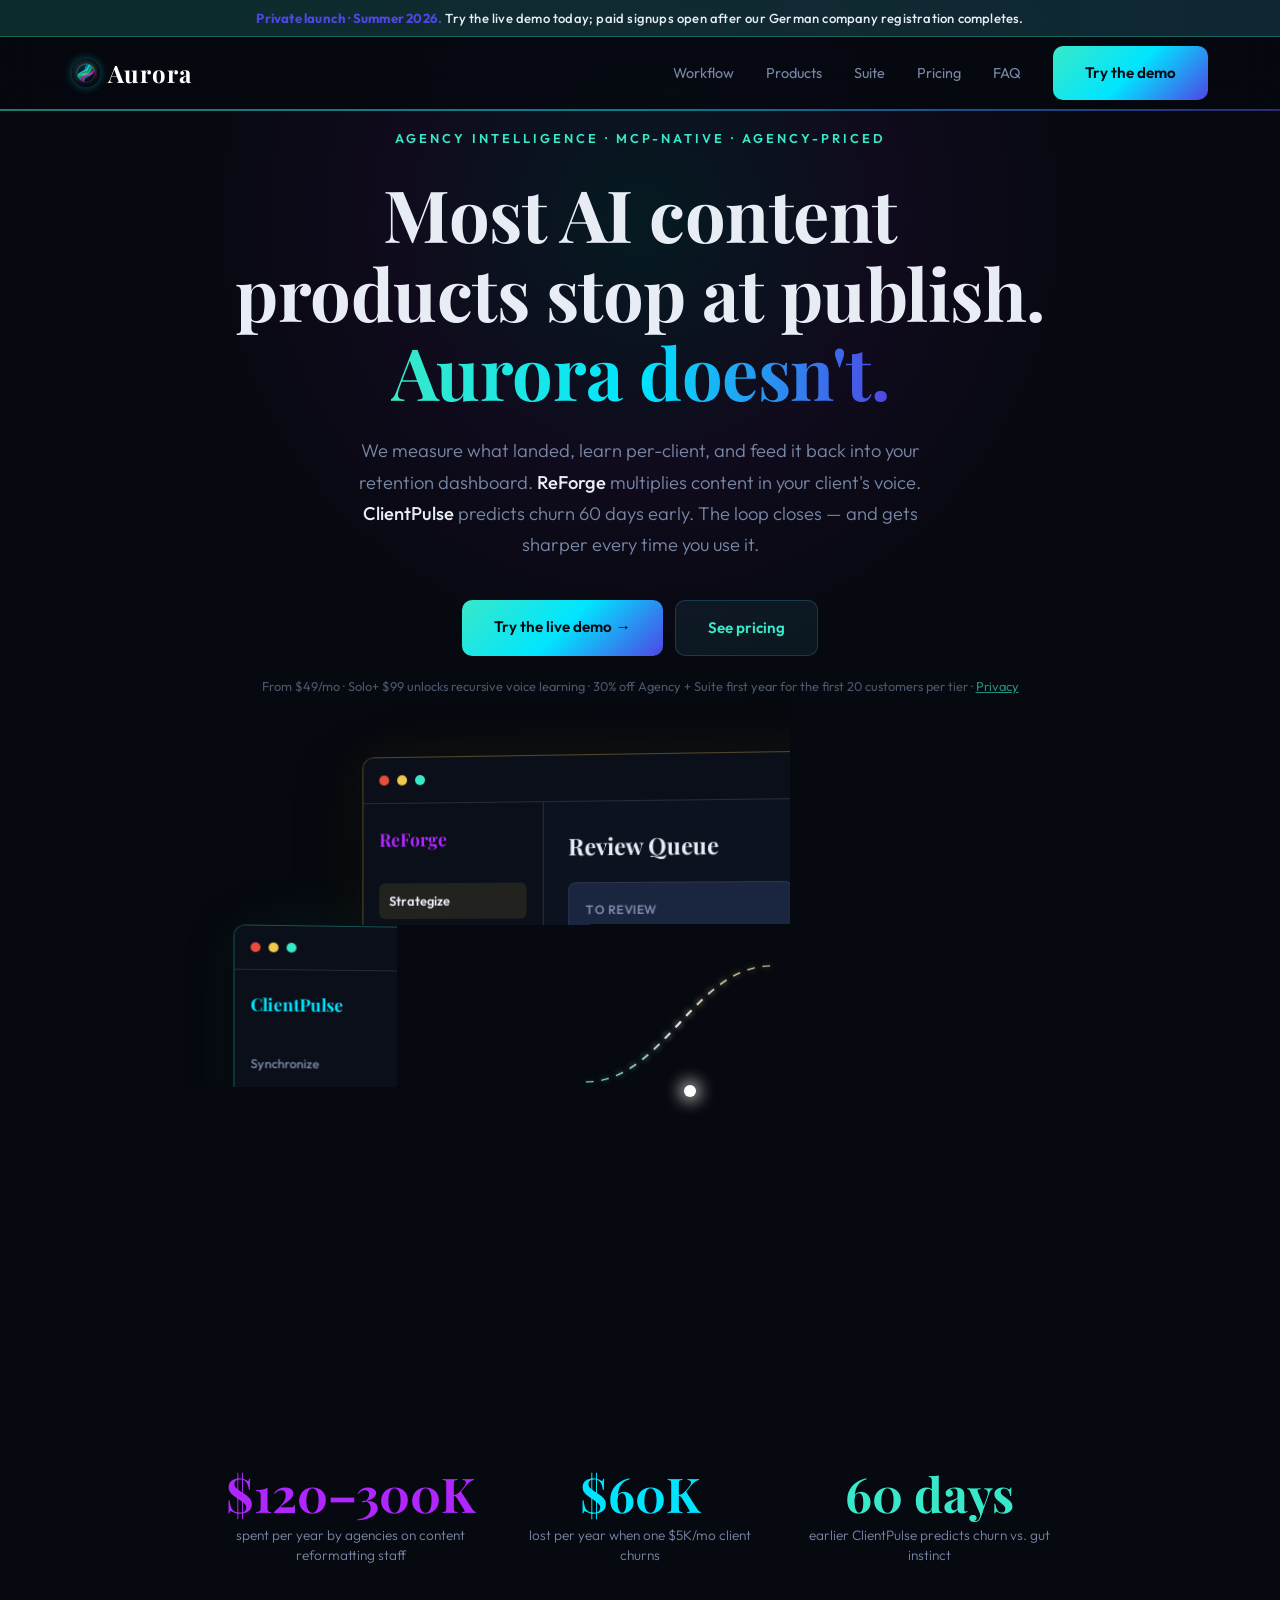
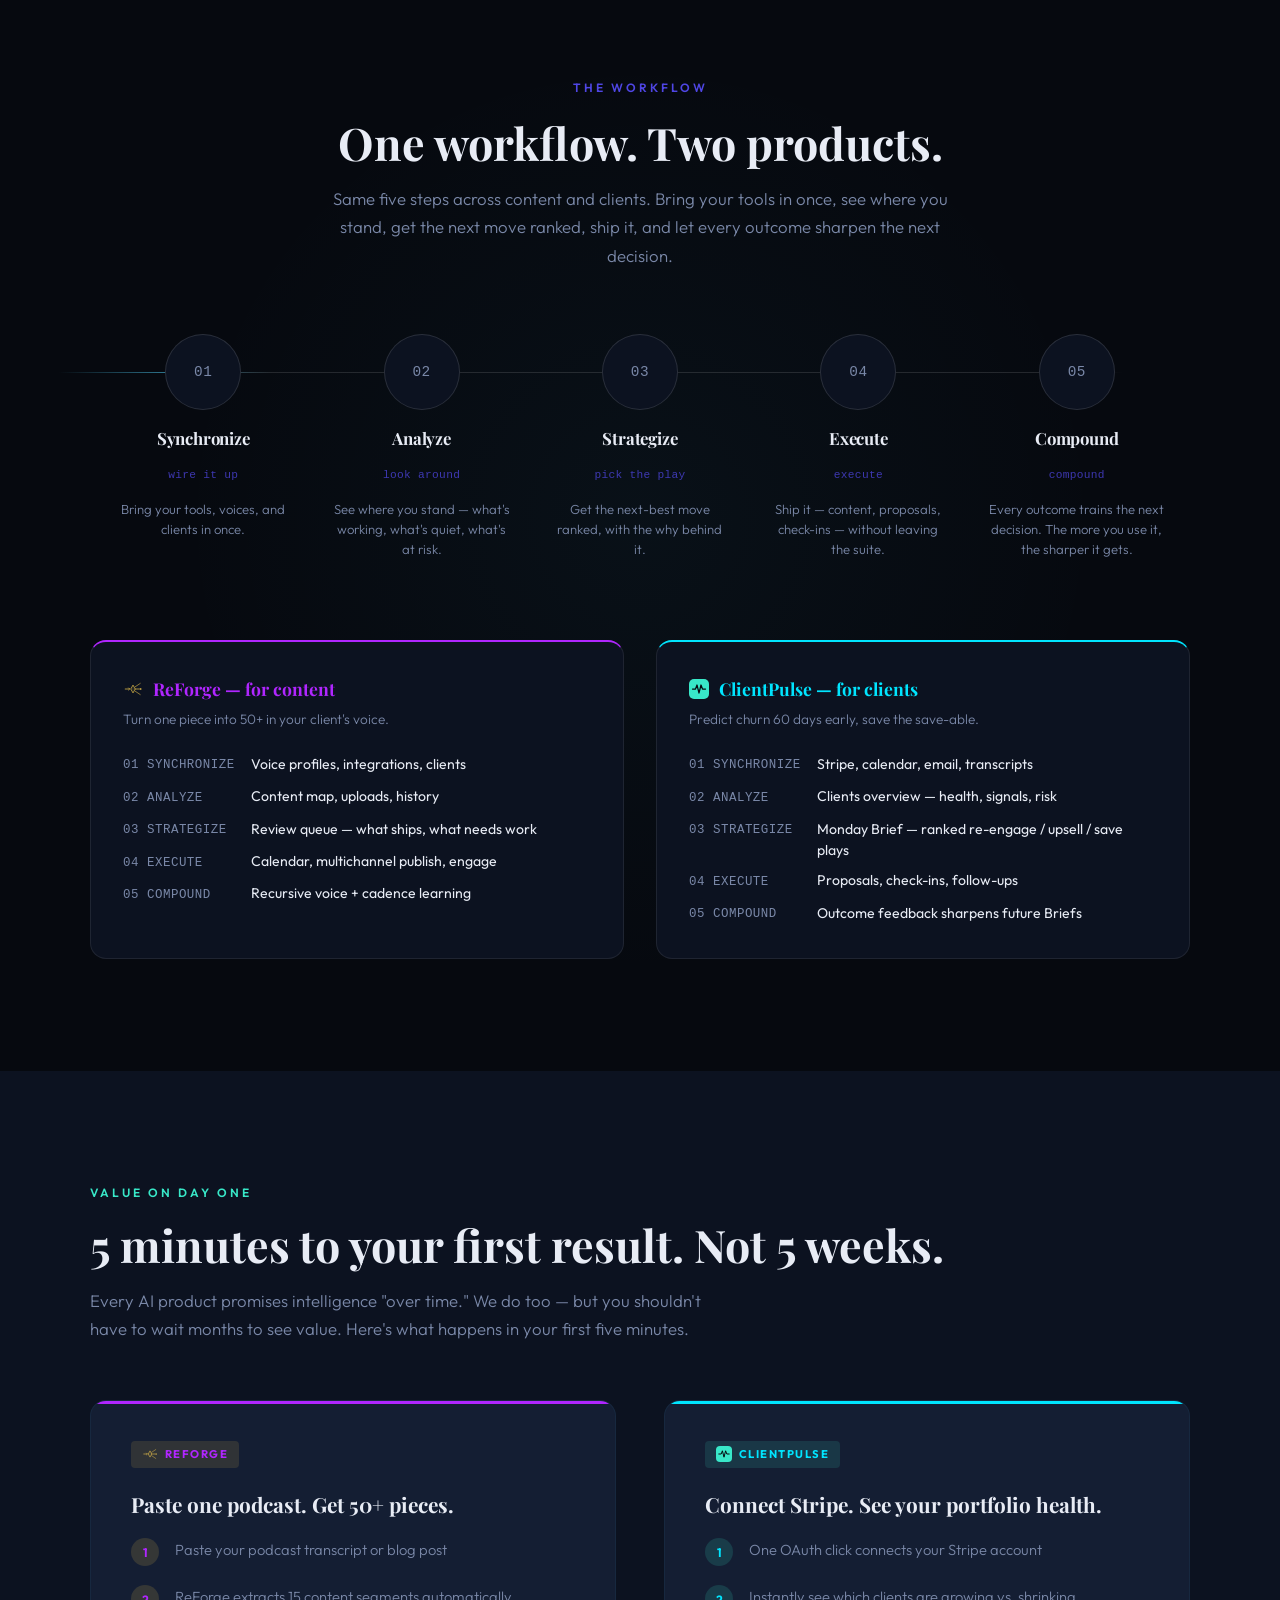
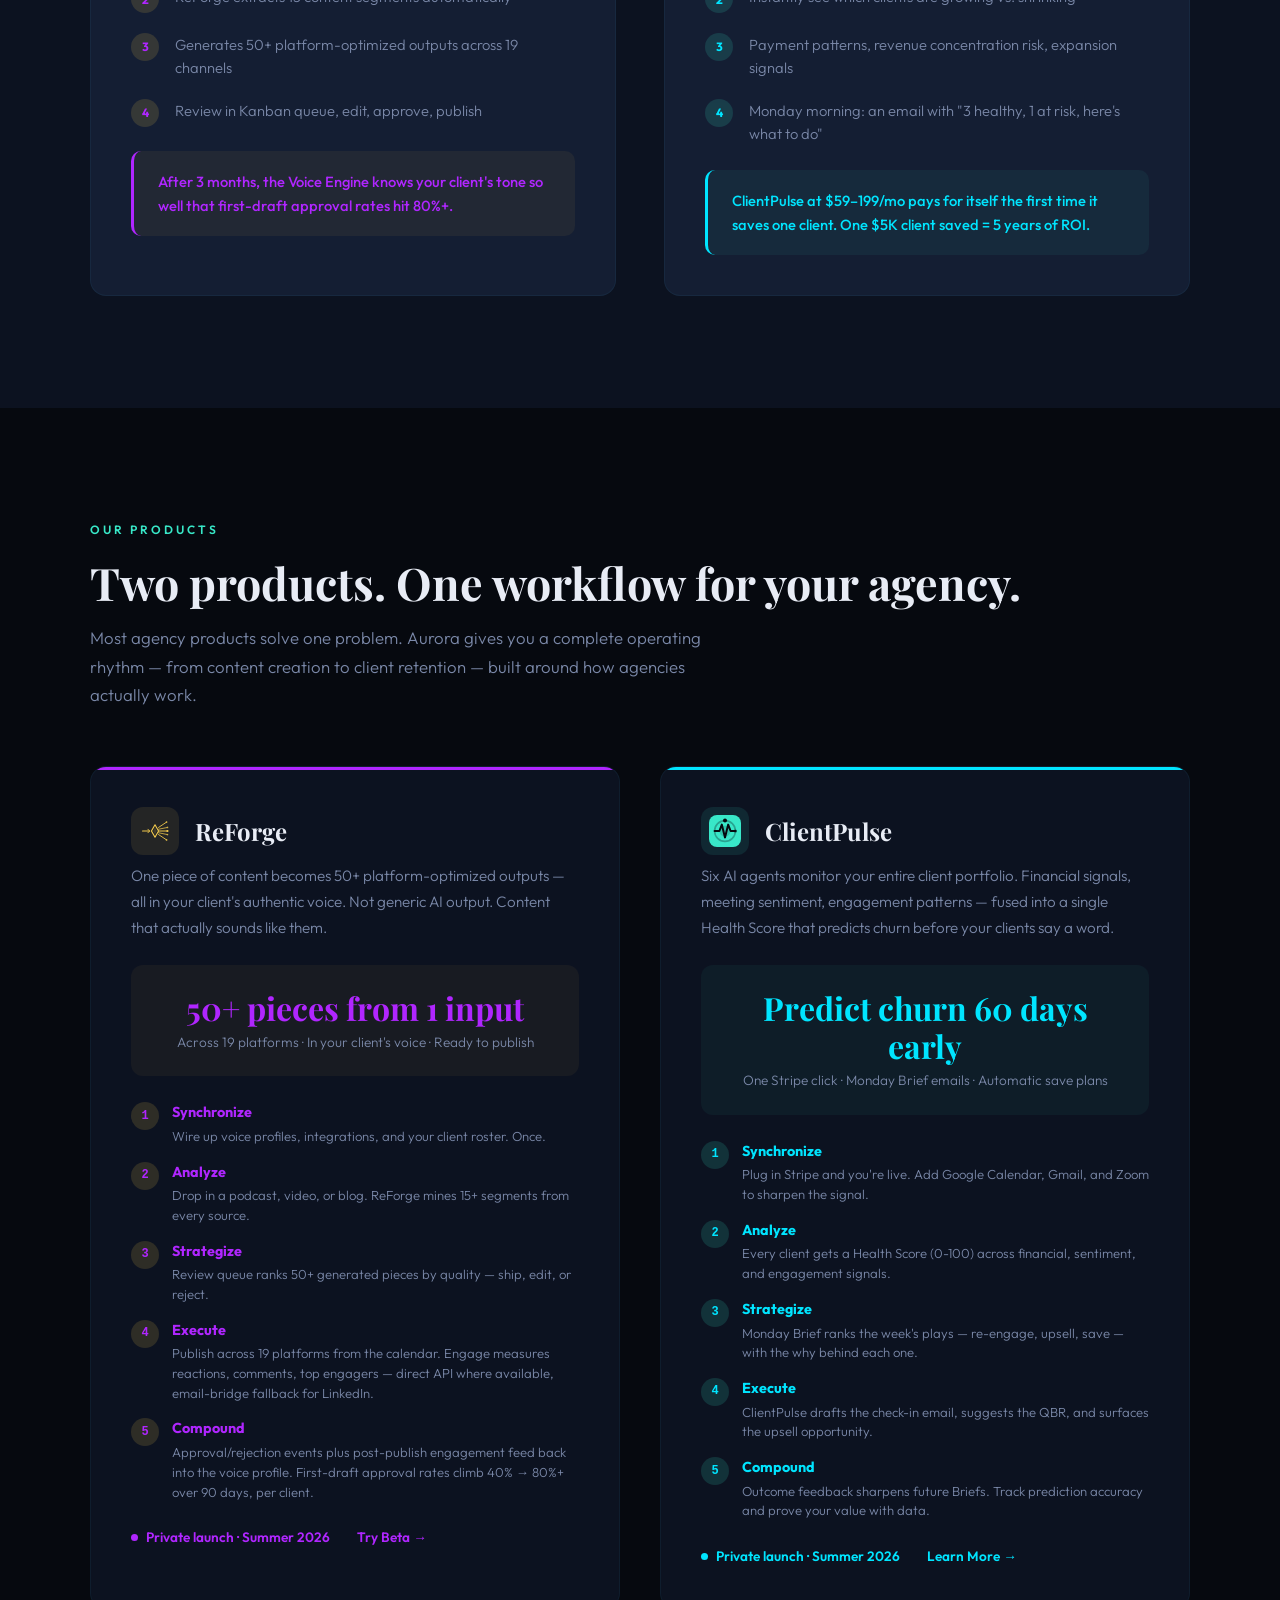
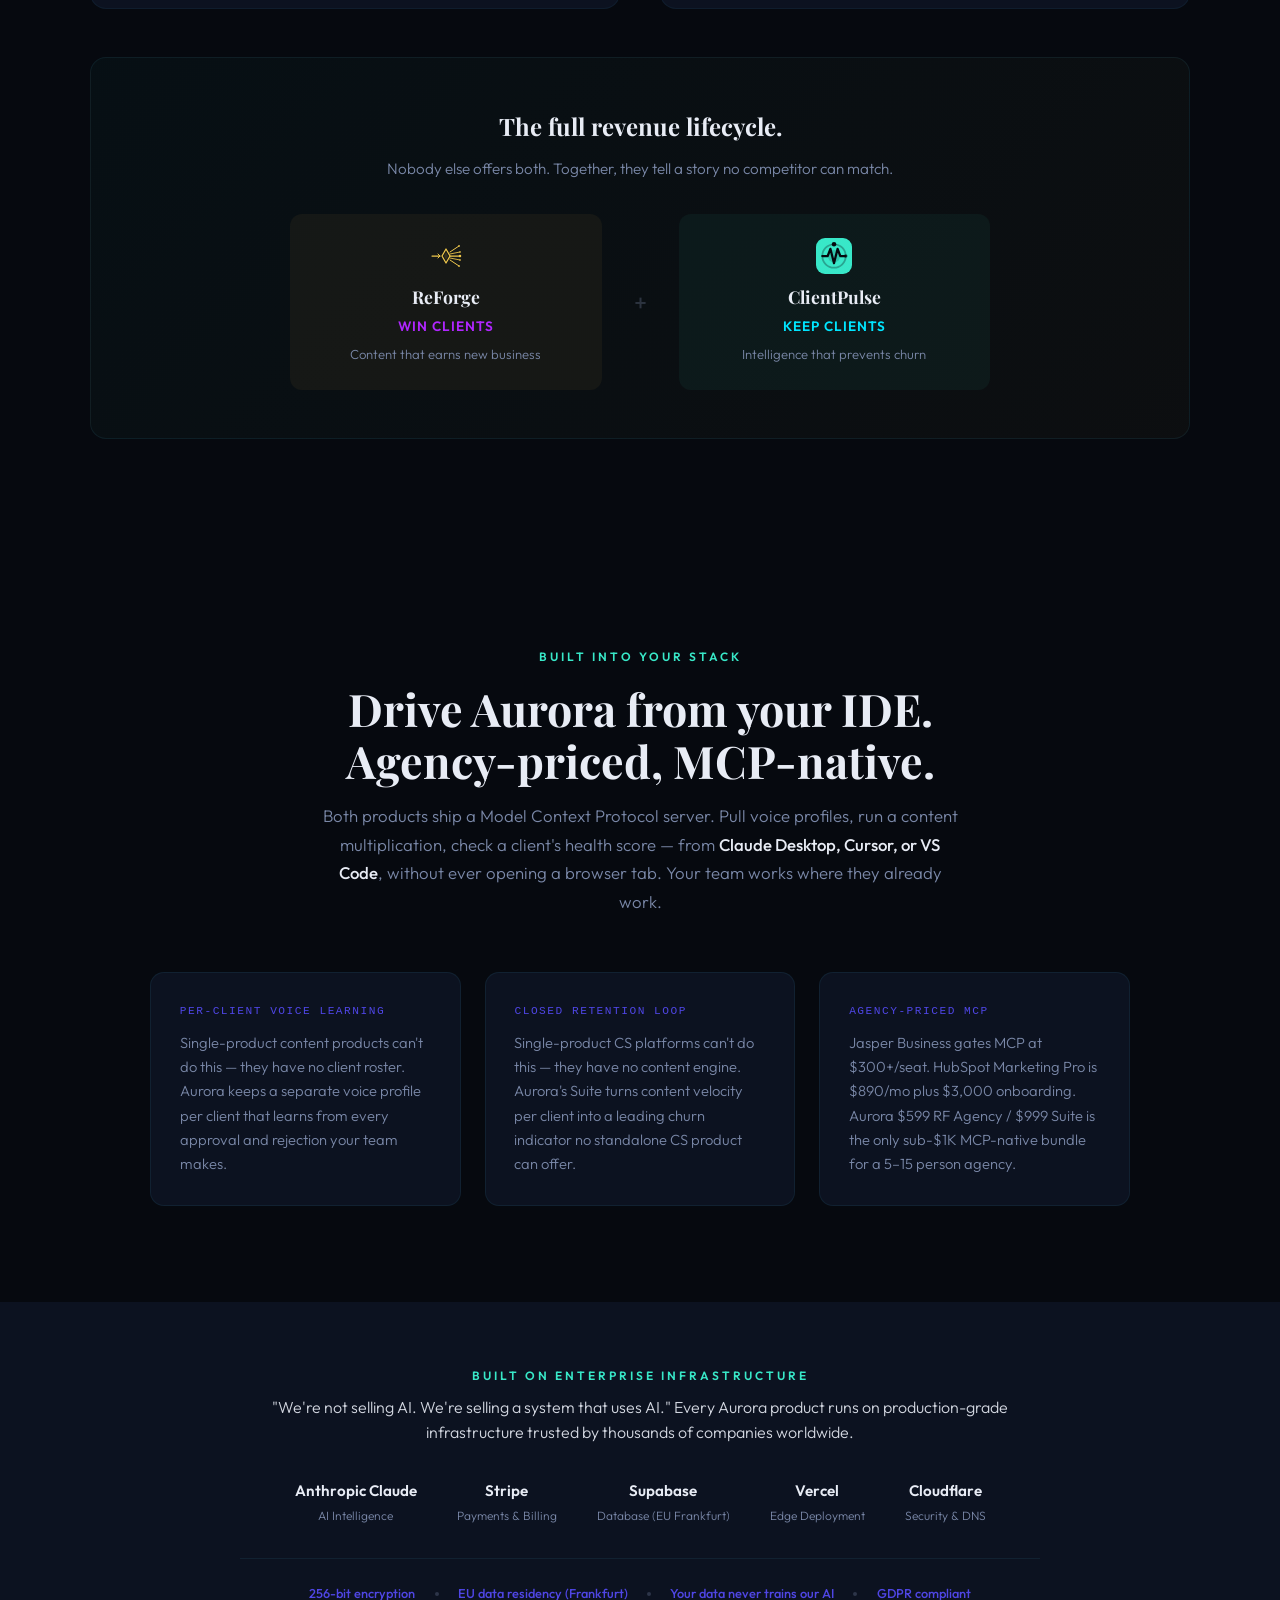
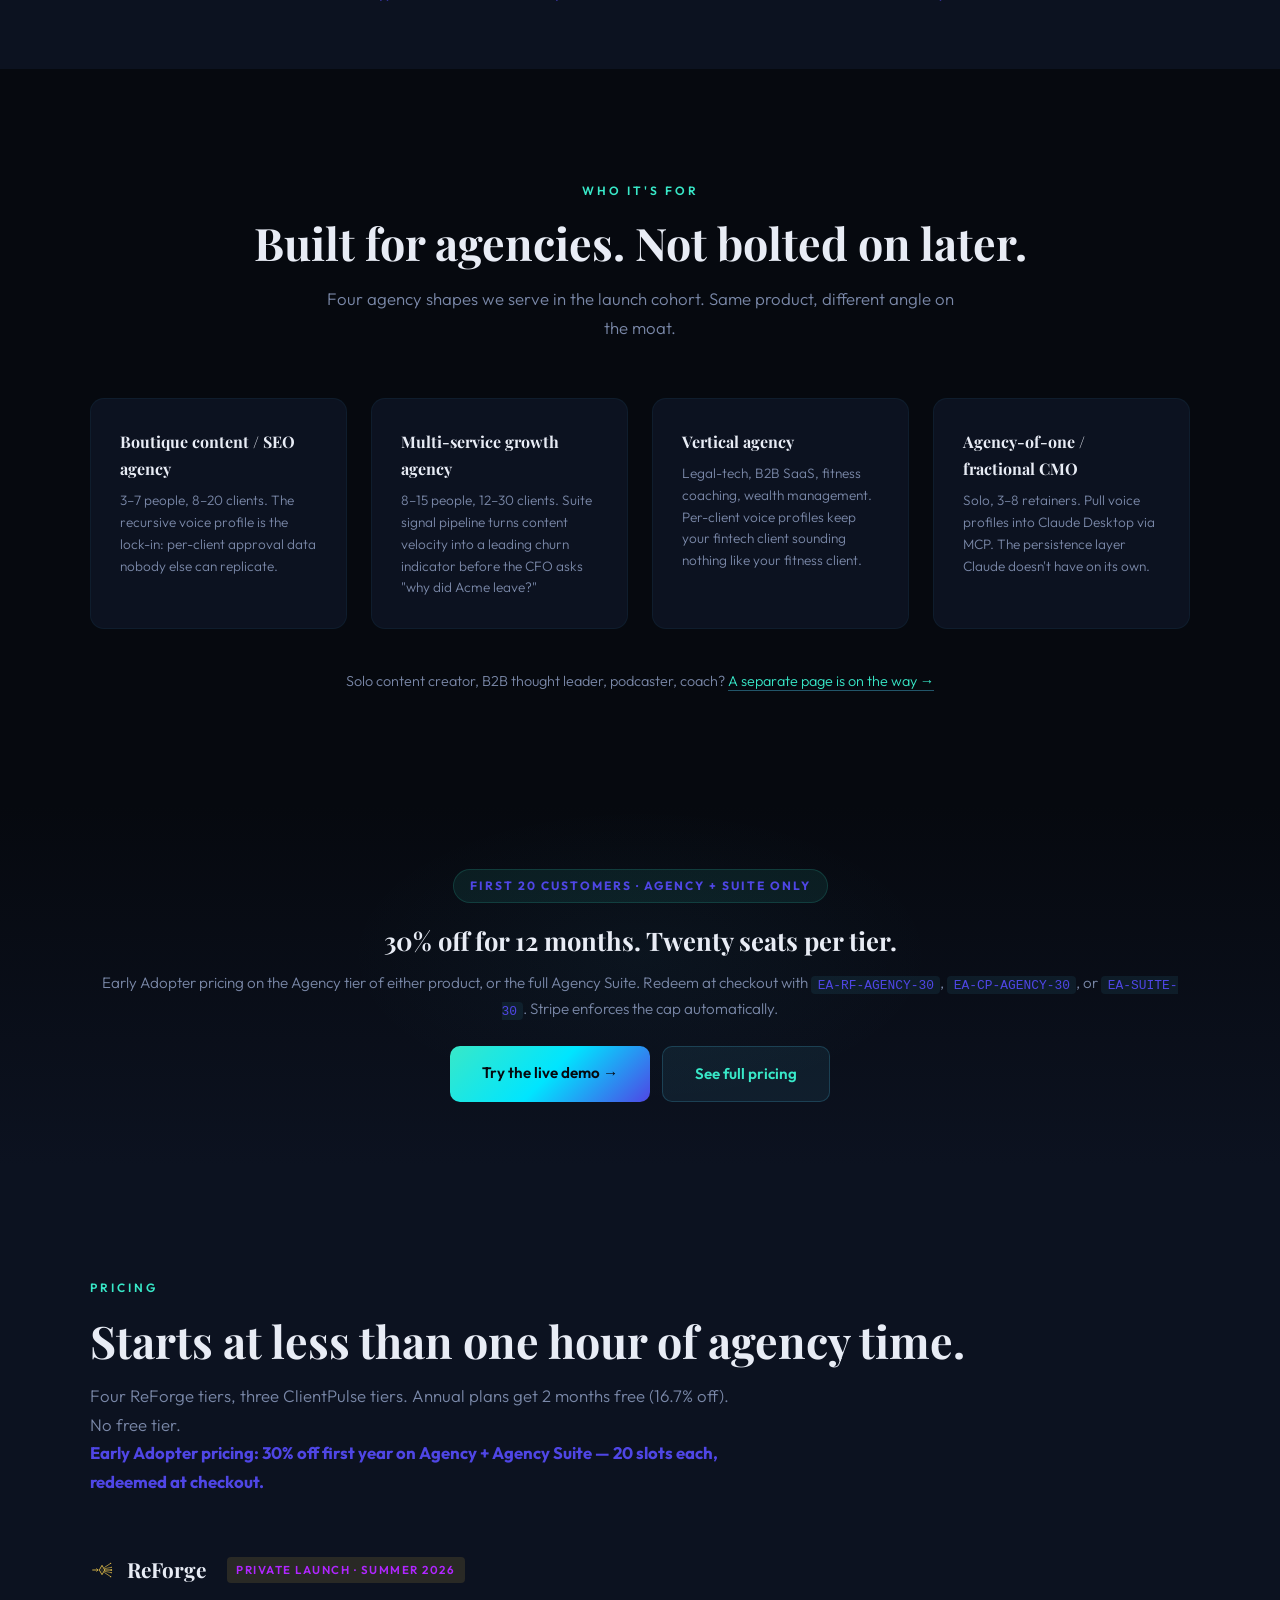
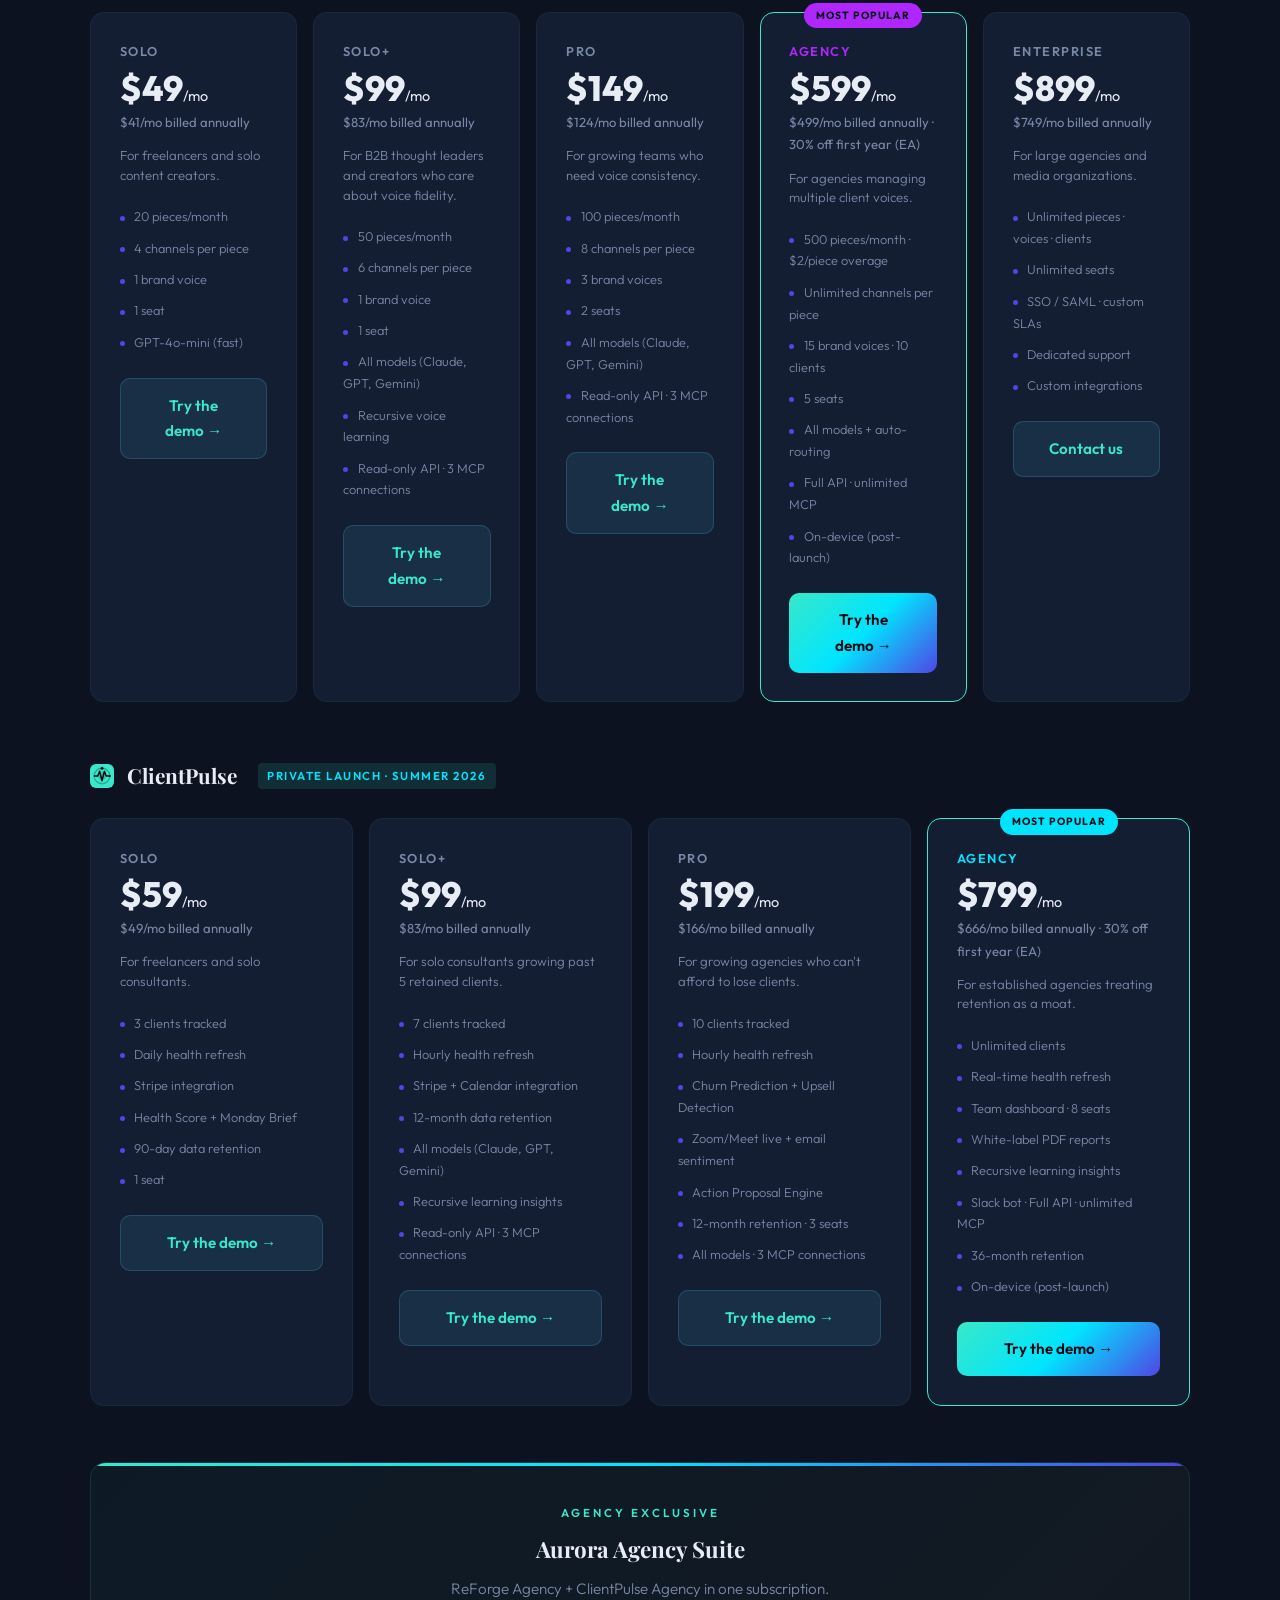
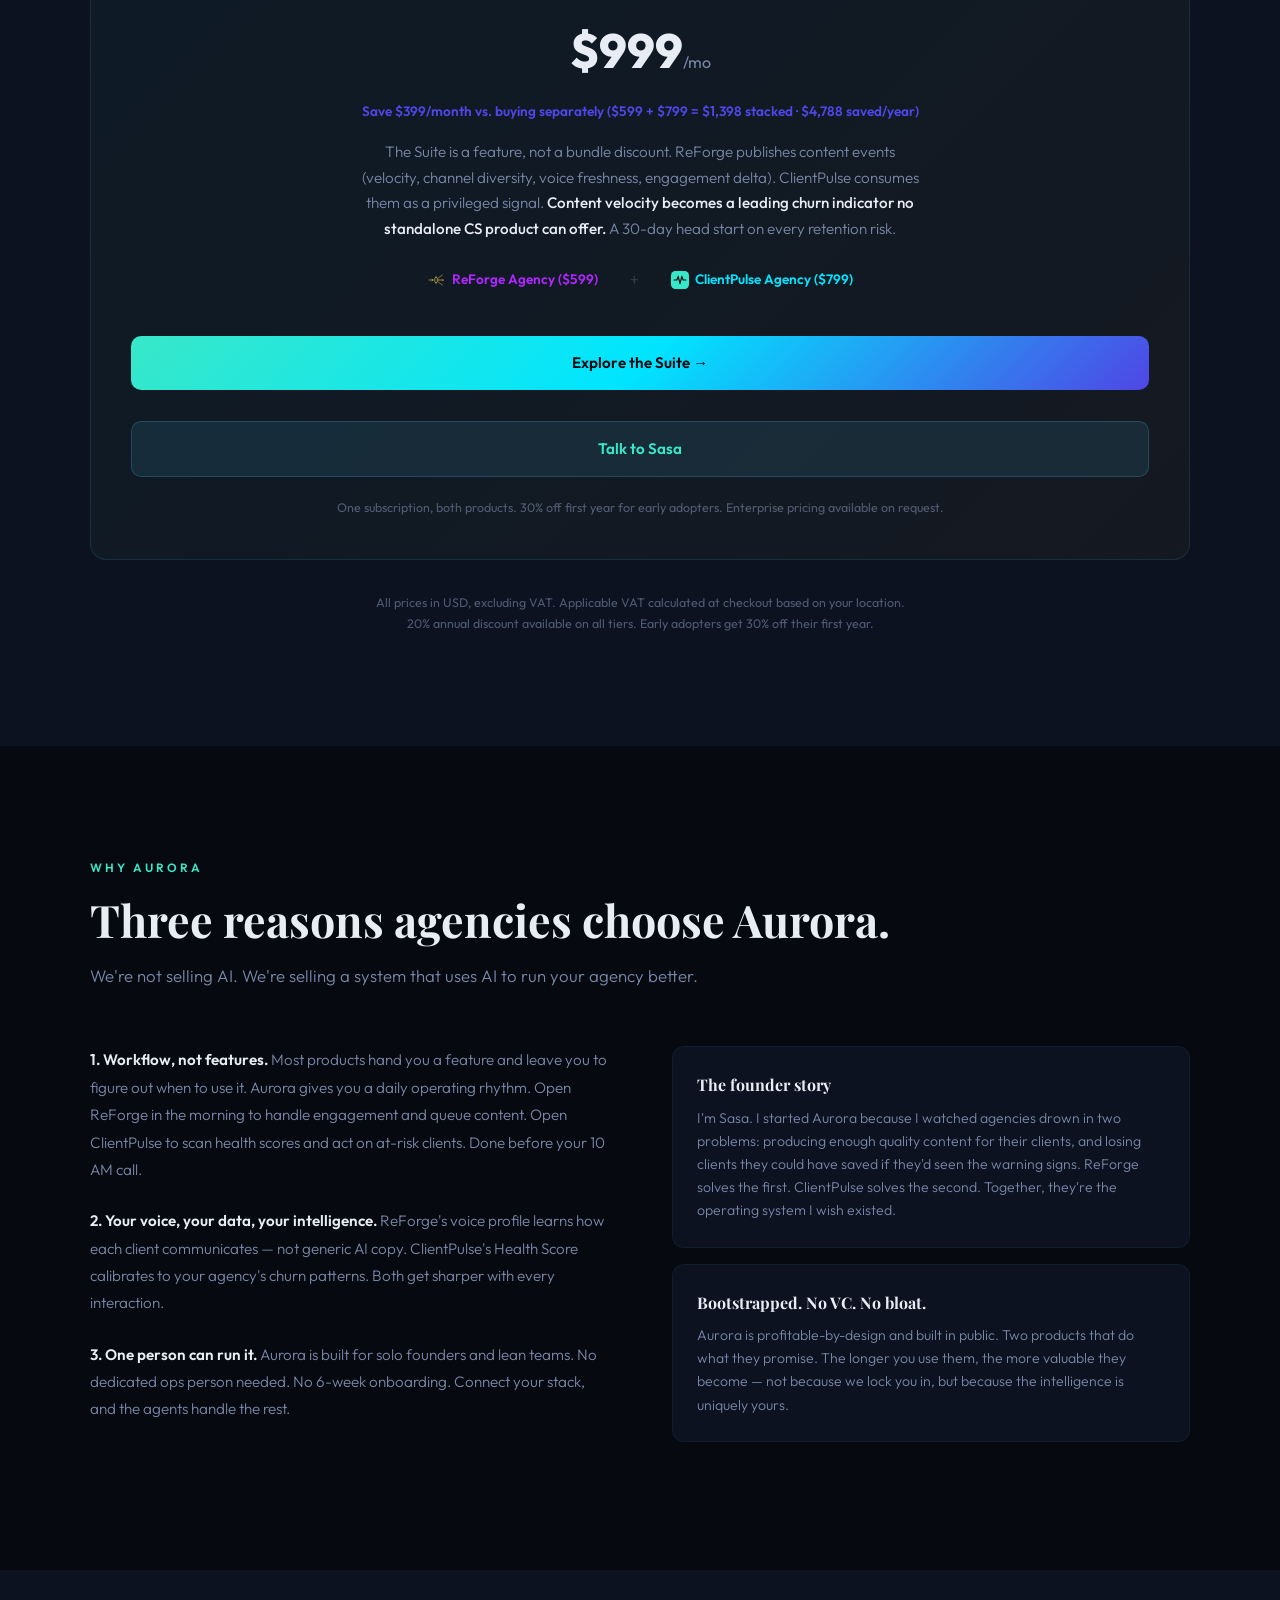
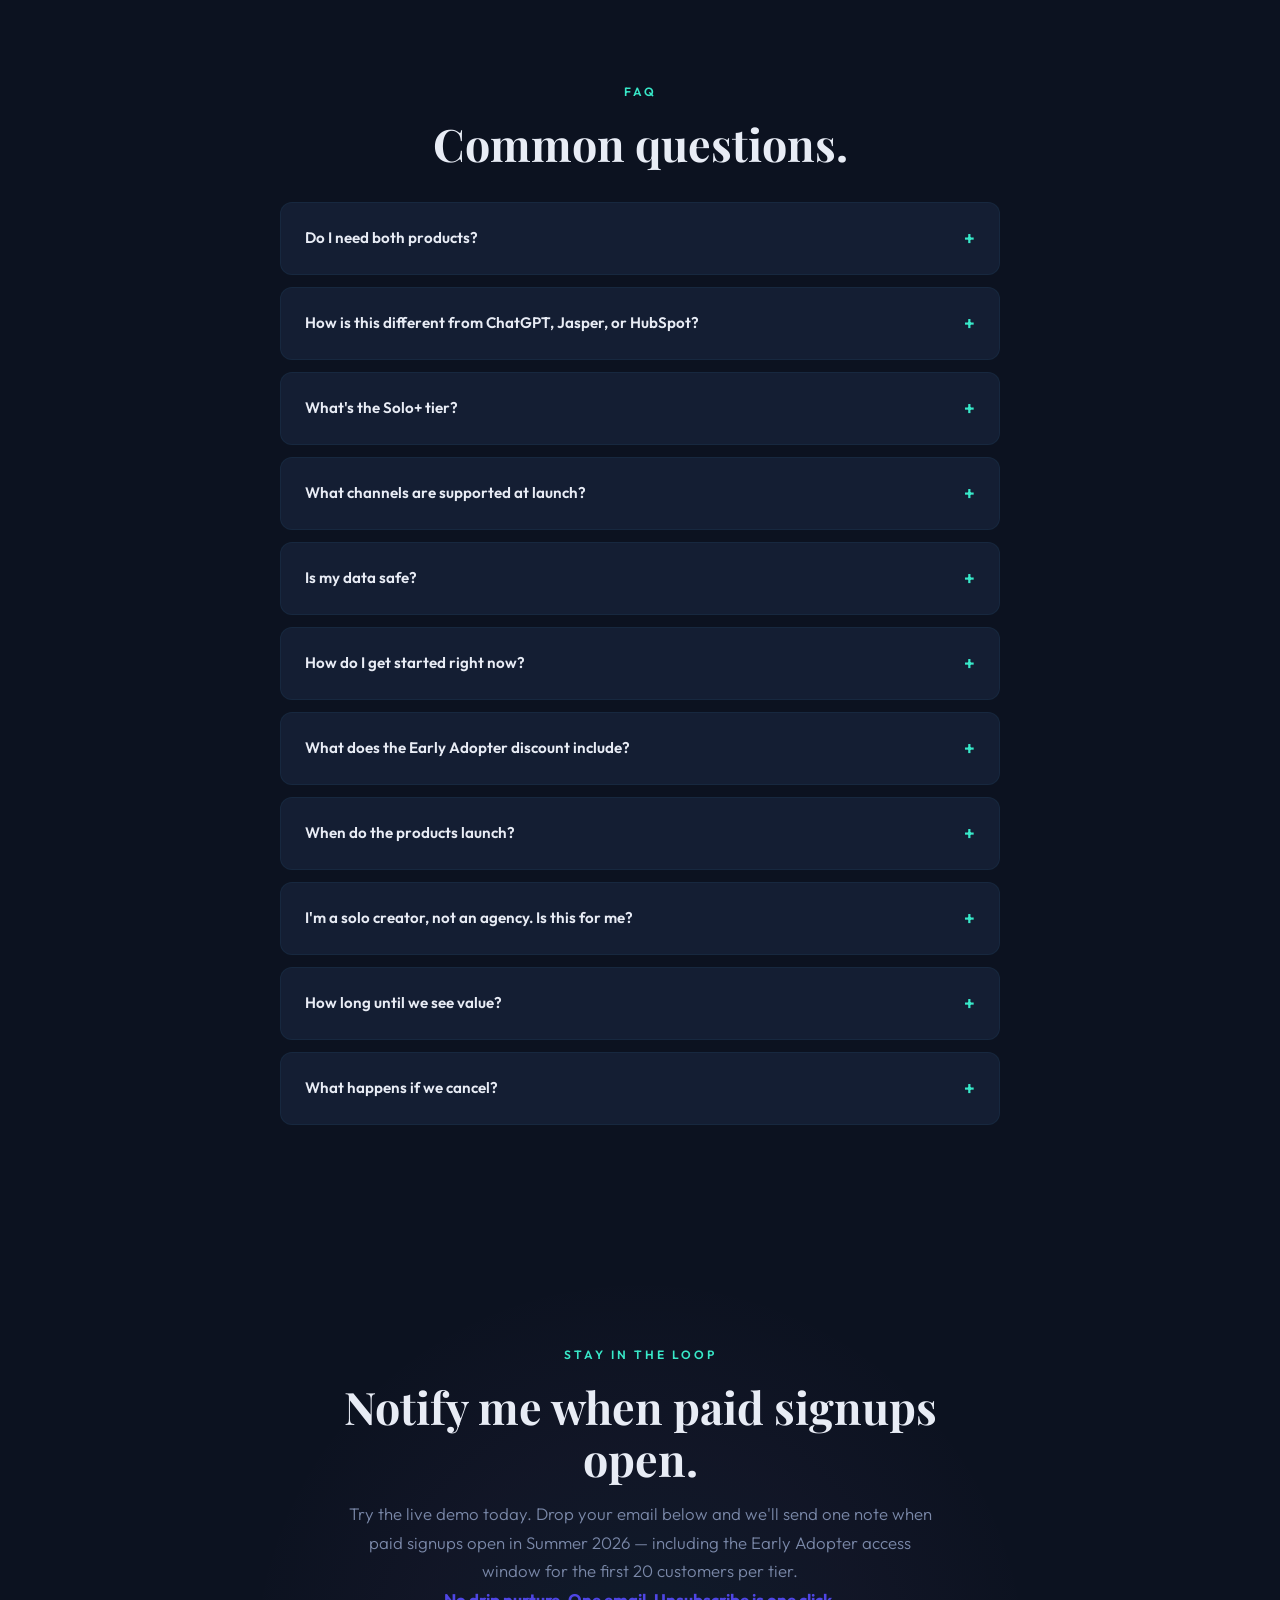
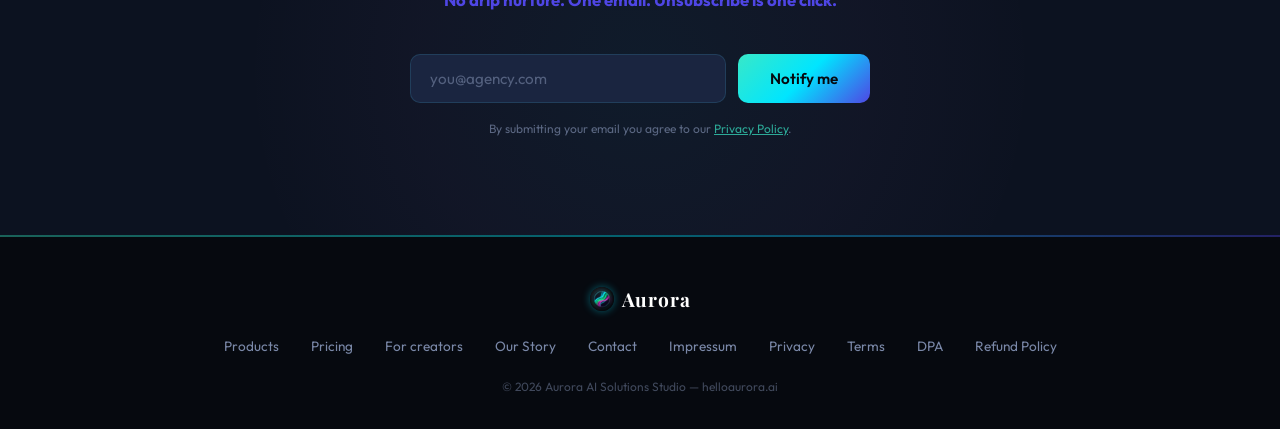
<file: index.html>
<!DOCTYPE html>
<html lang="en">
<head>
  <meta charset="UTF-8">
  <meta name="viewport" content="width=device-width, initial-scale=1.0">
  <title>Aurora — Agency intelligence with the loop closed | helloaurora.ai</title>
  <meta name="description" content="Most AI content products stop at publish. Aurora measures what landed, learns per-client, and feeds it back into your retention dashboard. ReForge multiplies content in your client's voice. ClientPulse predicts churn 60 days early. The loop closes — that's the moat.">
  <meta property="og:title" content="Aurora — Most AI content products stop at publish. Aurora doesn't.">
  <meta property="og:description" content="Agency-priced intelligence with the loop closed. Per-client voice learning, content velocity as a churn signal, MCP-native, available from your IDE.">
  <meta property="og:url" content="https://helloaurora.ai">
  <meta property="og:type" content="website">
  <meta property="og:site_name" content="Aurora">
  <meta property="og:locale" content="en_US">
  <meta name="twitter:card" content="summary_large_image">
  <meta name="twitter:title" content="Aurora — The loop closes.">
  <meta name="twitter:description" content="Agency intelligence: per-client voice learning, content velocity as a churn signal, MCP-native. Most AI content products stop at publish. Aurora doesn't.">
  <link rel="stylesheet" href="fonts/fonts.css">
  <!-- Display + body + mono fonts via bunny.net (GDPR-compliant EU CDN, no Google tracking).
       Existing self-hosted Outfit/Playfair stay loaded as a fallback during the typography
       transition; can be removed in a follow-up cleanup once we self-host these too. -->
  <link rel="preconnect" href="https://fonts.bunny.net" crossorigin>
  <link rel="stylesheet" href="https://fonts.bunny.net/css?family=playfair-display:400,500,600,700|outfit:300,400,500,600,700|jetbrains-mono:400,500&display=swap">
  <style>
    :root {
      --aurora-gradient: linear-gradient(135deg, #38E8C8, #00E5FF, #4F46E5);
      --aurora-gradient-h: linear-gradient(90deg, #38E8C8, #00E5FF, #4F46E5);
      --bg-deep: #06090f;
      --bg-polar: #0c1220;
      --bg-twilight: #141e33;
      --bg-surface: #1a2540;
      --text-primary: #e8ecf5;
      --text-muted: #7a88a8;
      --accent-primary: #38E8C8;
      --accent-secondary: #00E5FF;
      --accent-tertiary: #4F46E5;
      --reforge-accent: #B026FF;
      --clientpulse-accent: #00E5FF;
      --hairline: rgba(255, 255, 255, 0.08);
      --hairline-strong: rgba(255, 255, 255, 0.12);
      --font-display: 'Playfair Display', serif;
      --font-body: 'Outfit', sans-serif;
      --font-mono: 'JetBrains Mono', ui-monospace, 'SF Mono', Menlo, monospace;
    }
    *, *::before, *::after { box-sizing: border-box; margin: 0; padding: 0; }
    html { scroll-behavior: smooth; }
    body { font-family: var(--font-body); background: var(--bg-deep); color: var(--text-primary); line-height: 1.7; font-weight: 400; overflow-x: hidden; }

    /* ── Pre-launch banner ── */
    .pre-launch-banner { background: linear-gradient(90deg, rgba(56,232,200,0.16), rgba(76,201,240,0.16)); border-bottom: 1px solid rgba(56,232,200,0.3); padding: 0.55rem 1.5rem; text-align: center; font-size: 0.82rem; font-weight: 500; letter-spacing: 0.2px; line-height: 1.4; }
    .pre-launch-banner strong { color: var(--accent-tertiary); font-weight: 700; }
    .pre-launch-banner a { color: var(--accent-tertiary); text-decoration: none; border-bottom: 1px solid rgba(56,232,200,0.4); }
    .pre-launch-banner a:hover { border-bottom-color: var(--accent-tertiary); }

    /* ── Nav ── */
    nav { position: fixed; top: 0; left: 0; right: 0; z-index: 100; backdrop-filter: blur(24px); -webkit-backdrop-filter: blur(24px); background: rgba(6, 9, 15, 0.82); border-bottom: 1px solid rgba(76, 201, 240, 0.08); }
    .nav-inner { max-width: 1200px; margin: 0 auto; padding: 0 2rem; height: 72px; display: flex; align-items: center; justify-content: space-between; }
    .nav-brand { display: flex; align-items: center; gap: 0.5rem; font-family: var(--font-display); font-weight: 700; font-size: 1.5rem; letter-spacing: 1px; color: #FFFFFF; text-decoration: none; }
    .nav-brand img { height: 28px; width: 28px; border-radius: 50%; box-shadow: 0 0 8px rgba(0, 229, 255, 0.4); }
    .nav-links { display: flex; gap: 2rem; align-items: center; }
    .nav-links a { color: var(--text-muted); text-decoration: none; font-size: 0.9rem; font-weight: 400; transition: color 0.25s; }
    .nav-links a:hover { color: var(--text-primary); }
    .nav-cta { padding: 14px 32px !important; background: var(--aurora-gradient) !important; -webkit-text-fill-color: var(--bg-deep) !important; color: var(--bg-deep) !important; border-radius: 10px; font-weight: 600 !important; font-size: 0.95rem !important; transition: opacity 0.25s !important; }
    .nav-cta:hover { opacity: 0.88; }
    nav::after { content: ''; position: absolute; bottom: -2px; left: 0; right: 0; height: 2px; background: var(--aurora-gradient-h); opacity: 0.5; }

    /* ── Hero ── */
    .hero { min-height: 100vh; display: flex; align-items: center; justify-content: center; text-align: center; padding: 8rem 2rem 4rem; position: relative; overflow: hidden; }
    .hero::before { content: ''; position: absolute; top: -20%; left: 50%; transform: translateX(-50%); width: 1000px; height: 1000px; background: radial-gradient(ellipse, rgba(0, 229, 255, 0.08) 0%, rgba(176, 38, 255, 0.06) 35%, transparent 65%); pointer-events: none; animation: hero-glow 8s ease-in-out infinite alternate; }
    @keyframes hero-glow { 0% { opacity: 0.7; transform: translateX(-50%) scale(1); } 100% { opacity: 1; transform: translateX(-50%) scale(1.1); } }
    .hero::after { content: ''; position: absolute; bottom: 0; left: 0; right: 0; height: 200px; background: linear-gradient(to top, var(--bg-deep), transparent); pointer-events: none; }
    .hero-content { position: relative; z-index: 1; max-width: 820px; }
    .hero-eyebrow { font-size: 0.8rem; font-weight: 600; text-transform: uppercase; letter-spacing: 3px; color: var(--accent-primary); margin-bottom: 1.5rem; }
    .hero h1 { font-family: var(--font-display); font-weight: 700; font-size: clamp(2.8rem, 6vw, 4.5rem); line-height: 1.1; margin-bottom: 1.5rem; letter-spacing: -0.5px; }
    .hero h1 .gradient-text { background: var(--aurora-gradient-h); -webkit-background-clip: text; -webkit-text-fill-color: transparent; background-clip: text; }
    .hero p.hero-sub-head { font-size: 1.15rem; color: var(--text-muted); max-width: 600px; margin: 0 auto 2.5rem; font-weight: 300; line-height: 1.7; }
    .hero-form { display: flex; gap: 0.75rem; max-width: 460px; margin: 0 auto; }
    .hero-form input[type="email"] { flex: 1; padding: 0.85rem 1.2rem; background: var(--bg-surface); border: 1px solid rgba(76, 201, 240, 0.15); border-radius: 10px; color: var(--text-primary); font-family: var(--font-body); font-size: 0.95rem; outline: none; transition: border-color 0.25s; }
    .hero-form input[type="email"]:focus { border-color: var(--accent-primary); }
    .hero-form input[type="email"]::placeholder { color: var(--text-muted); opacity: 0.6; }
    .hero-form button { padding: 14px 32px; background: var(--aurora-gradient); color: var(--bg-deep); border: none; border-radius: 10px; font-family: var(--font-body); font-weight: 600; font-size: 0.95rem; cursor: pointer; transition: opacity 0.25s, transform 0.2s; white-space: nowrap; }
    .hero-form button:hover { opacity: 0.88; transform: translateY(-1px); }
    .hero-actions { display: flex; gap: 0.75rem; justify-content: center; max-width: 520px; margin: 0 auto; flex-wrap: wrap; }
    .hero-btn-primary, .hero-btn-secondary { padding: 14px 32px; border-radius: 10px; font-family: var(--font-body); font-weight: 600; font-size: 0.95rem; text-decoration: none; transition: opacity 0.25s, transform 0.2s; white-space: nowrap; display: inline-block; }
    .hero-btn-primary { background: var(--aurora-gradient); color: var(--bg-deep) !important; }
    .hero-btn-secondary { background: rgba(76, 201, 240, 0.08); color: var(--accent-primary); border: 1px solid rgba(76, 201, 240, 0.2); }
    .hero-btn-primary:hover, .hero-btn-secondary:hover { opacity: 0.88; transform: translateY(-1px); }
    .success-msg { display: none; color: var(--accent-tertiary); font-weight: 600; margin-top: 1rem; }
    .success-msg.show { display: block; }
    .hero-fine { margin-top: 1.25rem; font-size: 0.8rem; color: var(--text-muted); opacity: 0.6; line-height: 1.6; }

    /* ── Section shared ── */
    section { padding: 7rem 2rem; }
    .section-inner { max-width: 1100px; margin: 0 auto; }
    .section-label { font-size: 0.75rem; font-weight: 600; text-transform: uppercase; letter-spacing: 3px; color: var(--accent-primary); margin-bottom: 1rem; }
    .section-title { font-family: var(--font-display); font-weight: 700; font-size: clamp(2rem, 4vw, 2.8rem); margin-bottom: 1rem; line-height: 1.15; }
    .section-desc { color: var(--text-muted); font-size: 1.05rem; max-width: 640px; font-weight: 300; margin-bottom: 3.5rem; }
    .section-desc-center { text-align: center; margin-left: auto; margin-right: auto; }

    /* ── Impact Numbers ── */
    .impact-strip { display: grid; grid-template-columns: repeat(3, 1fr); gap: 2rem; max-width: 900px; margin: 0 auto; padding: 4rem 2rem 0; position: relative; z-index: 1; }
    .impact-item { text-align: center; }
    .impact-num { font-family: var(--font-display); font-weight: 800; font-size: clamp(2rem, 4vw, 3rem); line-height: 1; margin-bottom: 0.5rem; }
    .impact-label { font-size: 0.85rem; color: var(--text-muted); font-weight: 300; line-height: 1.5; }

    /* ── Day 1 Value ── */
    #day1 { background: var(--bg-polar); }
    .day1-grid { display: grid; grid-template-columns: 1fr 1fr; gap: 3rem; }
    .day1-card { position: relative; background: var(--bg-twilight); border-radius: 16px; padding: 2.5rem; border: 1px solid rgba(76, 201, 240, 0.06); overflow: hidden; }
    .day1-card::before { content: ''; position: absolute; top: 0; left: 0; right: 0; height: 3px; }
    .day1-card.reforge::before { background: var(--reforge-accent); }
    .day1-card.clientpulse::before { background: var(--clientpulse-accent); }
    .day1-badge { display: inline-flex; align-items: center; gap: 0.4rem; font-size: 0.7rem; font-weight: 700; text-transform: uppercase; letter-spacing: 1.5px; padding: 0.25rem 0.7rem; border-radius: 4px; margin-bottom: 1.2rem; }
    .day1-badge svg { width: 16px; height: 16px; flex-shrink: 0; }
    .day1-card h3 { font-family: var(--font-display); font-weight: 700; font-size: 1.3rem; margin-bottom: 1rem; }
    .day1-steps { list-style: none; counter-reset: step; }
    .day1-steps li { counter-increment: step; display: flex; gap: 1rem; align-items: flex-start; margin-bottom: 1.2rem; font-size: 0.92rem; color: var(--text-muted); font-weight: 300; line-height: 1.6; }
    .day1-steps li::before { content: counter(step); flex-shrink: 0; width: 28px; height: 28px; border-radius: 50%; display: flex; align-items: center; justify-content: center; font-size: 0.75rem; font-weight: 700; }
    .day1-card.reforge .day1-steps li::before { background: rgba(240,200,76,0.15); color: var(--reforge-accent); }
    .day1-card.clientpulse .day1-steps li::before { background: rgba(56,232,200,0.15); color: var(--clientpulse-accent); }
    .day1-result { margin-top: 1.5rem; padding: 1.2rem 1.5rem; border-radius: 10px; font-size: 0.92rem; font-weight: 500; line-height: 1.6; }
    .day1-card.reforge .day1-result { background: rgba(240,200,76,0.06); border-left: 3px solid var(--reforge-accent); color: var(--reforge-accent); }
    .day1-card.clientpulse .day1-result { background: rgba(56,232,200,0.06); border-left: 3px solid var(--clientpulse-accent); color: var(--clientpulse-accent); }

    /* ── Products ── */
    #products { background: var(--bg-deep); }
    .product-showcase { display: grid; grid-template-columns: 1fr 1fr; gap: 2.5rem; margin-top: 1rem; }
    .product-card { background: var(--bg-polar); border: 1px solid rgba(76, 201, 240, 0.06); border-radius: 16px; padding: 2.5rem; position: relative; overflow: hidden; transition: border-color 0.3s; }
    .product-card:hover { border-color: var(--card-accent); }
    .product-card::before { content: ''; position: absolute; top: 0; left: 0; right: 0; height: 3px; background: var(--card-accent); }
    .product-header { display: flex; align-items: center; gap: 1rem; margin-bottom: 0.5rem; }
    .product-icon { width: 48px; height: 48px; border-radius: 12px; display: flex; align-items: center; justify-content: center; flex-shrink: 0; }
    .product-icon svg { width: 32px; height: 32px; }
    .product-name { font-family: var(--font-display); font-weight: 700; font-size: 1.5rem; }
    .product-tagline { font-size: 0.95rem; color: var(--text-muted); font-weight: 300; margin-bottom: 1.5rem; line-height: 1.7; }
    .product-roi { padding: 1.5rem; border-radius: 12px; margin-bottom: 1.5rem; text-align: center; }
    .product-roi .roi-number { font-family: var(--font-display); font-weight: 800; font-size: 2rem; line-height: 1.2; margin-bottom: 0.3rem; }
    .product-roi .roi-context { font-size: 0.85rem; font-weight: 300; line-height: 1.5; }
    .product-features-compact { list-style: none; display: grid; grid-template-columns: 1fr 1fr; gap: 0.5rem 1rem; margin-bottom: 1.5rem; }
    .product-features-compact li { font-size: 0.85rem; color: var(--text-muted); font-weight: 300; padding-left: 1.2rem; position: relative; }
    .product-features-compact li::before { content: ''; position: absolute; left: 0; top: 8px; width: 6px; height: 6px; border-radius: 50%; background: var(--card-accent, var(--accent-primary)); opacity: 0.6; }
    .product-status { display: inline-flex; align-items: center; gap: 0.5rem; font-size: 0.85rem; font-weight: 600; }
    .status-dot { width: 7px; height: 7px; border-radius: 50%; animation: pulse-dot 2s infinite; }
    @keyframes pulse-dot { 0%, 100% { opacity: 1; } 50% { opacity: 0.4; } }
    .product-link { display: inline-block; margin-left: 1.2rem; font-size: 0.85rem; text-decoration: none; font-weight: 600; transition: opacity 0.25s; }
    .product-link:hover { opacity: 0.75; }

    /* ── Workflow Rail (canonical 5-step) ── */
    #workflow { background: var(--bg-deep); position: relative; overflow: hidden; }
    #workflow::before { content: ''; position: absolute; top: 50%; left: 50%; transform: translate(-50%, -50%); width: 1100px; height: 1100px; background: radial-gradient(ellipse, rgba(76,201,240,0.04) 0%, transparent 60%); pointer-events: none; }
    .wf-rail { position: relative; margin-top: 4rem; }
    .wf-rail-header { text-align: center; margin-bottom: 4rem; }
    .wf-rail-header .section-label { color: var(--accent-tertiary); margin-bottom: 1.2rem; }
    .wf-rail-header .section-title { max-width: 720px; margin: 0 auto 1rem; }
    .wf-rail-header .section-desc { margin: 0 auto; text-align: center; }
    .wf-rail-grid { display: grid; grid-template-columns: repeat(5, 1fr); gap: 1.5rem; position: relative; z-index: 1; padding: 0 1rem; }
    /* Connecting hairline behind the nodes — full width, low opacity, with a moving pulse. */
    .wf-rail-line { position: absolute; top: 38px; left: 6%; right: 6%; height: 1px; background: linear-gradient(90deg, transparent 0%, var(--hairline-strong) 8%, var(--hairline-strong) 92%, transparent 100%); z-index: 0; }
    .wf-rail-pulse { position: absolute; top: 0; left: -10%; height: 100%; width: 22%; background: linear-gradient(90deg, transparent 0%, rgba(76,201,240,0.55) 50%, transparent 100%); animation: wf-pulse 6s ease-in-out infinite; }
    @keyframes wf-pulse { 0% { transform: translateX(0%); opacity: 0.85; } 70% { opacity: 0.85; } 100% { transform: translateX(550%); opacity: 0; } }
    .wf-node { position: relative; display: flex; flex-direction: column; align-items: center; text-align: center; gap: 0.85rem; padding: 0 0.5rem; }
    .wf-node-disc { width: 76px; height: 76px; border-radius: 50%; background: var(--bg-polar); border: 1px solid var(--hairline-strong); display: flex; align-items: center; justify-content: center; font-family: var(--font-mono); font-size: 0.9rem; font-weight: 500; color: var(--text-muted); letter-spacing: 0.5px; transition: border-color 0.4s, color 0.4s, transform 0.4s; position: relative; }
    .wf-node-disc::before { content: ''; position: absolute; inset: -1px; border-radius: 50%; background: var(--aurora-gradient); opacity: 0; transition: opacity 0.4s; z-index: -1; }
    .wf-node:hover .wf-node-disc { color: var(--text-primary); transform: translateY(-2px); border-color: transparent; }
    .wf-node:hover .wf-node-disc::before { opacity: 1; }
    .wf-node-name { font-family: var(--font-display); font-weight: 600; font-size: 1.05rem; letter-spacing: -0.2px; color: var(--text-primary); }
    .wf-node-cue { font-family: var(--font-mono); font-size: 0.7rem; font-weight: 400; color: var(--accent-tertiary); text-transform: lowercase; letter-spacing: 0.3px; opacity: 0.75; }
    .wf-node-desc { font-family: var(--font-body); font-size: 0.82rem; color: var(--text-muted); font-weight: 300; line-height: 1.55; max-width: 180px; }
    /* Per-product translation strip below the rail */
    .wf-translation { display: grid; grid-template-columns: 1fr 1fr; gap: 2rem; margin-top: 5rem; }
    .wf-translation-card { background: var(--bg-polar); border: 1px solid var(--hairline); border-radius: 16px; padding: 2rem; }
    .wf-translation-card.rf { border-top: 2px solid var(--reforge-accent); }
    .wf-translation-card.cp { border-top: 2px solid var(--clientpulse-accent); }
    .wf-translation-card h4 { font-family: var(--font-display); font-weight: 600; font-size: 1.1rem; margin-bottom: 0.3rem; display: flex; align-items: center; gap: 0.6rem; }
    .wf-translation-card.rf h4 { color: var(--reforge-accent); }
    .wf-translation-card.cp h4 { color: var(--clientpulse-accent); }
    .wf-translation-card .wf-tagline { font-size: 0.85rem; color: var(--text-muted); font-weight: 300; margin-bottom: 1.4rem; }
    .wf-translation-list { list-style: none; display: grid; grid-template-columns: max-content 1fr; gap: 0.6rem 1rem; font-size: 0.88rem; }
    .wf-translation-list dt { font-family: var(--font-mono); font-size: 0.78rem; color: var(--text-muted); text-transform: uppercase; letter-spacing: 0.5px; padding-top: 0.1rem; }
    .wf-translation-list dd { color: var(--text-primary); font-weight: 400; line-height: 1.5; }
    @media (max-width: 900px) {
      .wf-rail-grid { grid-template-columns: 1fr; gap: 2rem; padding: 0; }
      .wf-rail-line { display: none; }
      .wf-translation { grid-template-columns: 1fr; }
      .wf-node-desc { max-width: 280px; }
    }

    /* ── Workflow Steps ── */
    .workflow-steps { display: flex; flex-direction: column; gap: 0.8rem; margin-bottom: 1.5rem; }
    .wf-step { display: flex; gap: 0.8rem; align-items: flex-start; }
    .wf-num { flex-shrink: 0; width: 28px; height: 28px; border-radius: 50%; display: flex; align-items: center; justify-content: center; font-size: 0.75rem; font-weight: 700; margin-top: 2px; }
    .wf-step div { flex: 1; }
    .wf-step strong { font-size: 0.9rem; display: block; margin-bottom: 0.15rem; }
    .wf-step p { font-size: 0.82rem; color: var(--text-muted); font-weight: 300; line-height: 1.5; margin: 0; }

    /* ── Audience ── */
    .audience-grid { display: grid; grid-template-columns: repeat(4, 1fr); gap: 1.5rem; margin-top: 2rem; }
    .audience-item { background: var(--bg-polar); border: 1px solid rgba(76, 201, 240, 0.06); border-radius: 14px; padding: 1.8rem; text-align: left; transition: border-color 0.3s; }
    .audience-item:hover { border-color: rgba(76, 201, 240, 0.15); }
    .audience-item h4 { font-family: var(--font-display); font-weight: 700; font-size: 1rem; margin-bottom: 0.5rem; }
    .audience-item p { font-size: 0.85rem; color: var(--text-muted); font-weight: 300; line-height: 1.6; }
    @media (max-width: 900px) { .audience-grid { grid-template-columns: 1fr 1fr; } }
    @media (max-width: 768px) { .audience-grid { grid-template-columns: 1fr; } }

    /* ── FAQ ── */
    .faq-list { max-width: 720px; margin: 2rem auto 0; }
    .faq-item { background: var(--bg-twilight); border: 1px solid rgba(76, 201, 240, 0.06); border-radius: 12px; margin-bottom: 0.75rem; overflow: hidden; transition: border-color 0.3s; }
    .faq-item:hover { border-color: rgba(76, 201, 240, 0.12); }
    .faq-item summary { padding: 1.2rem 1.5rem; font-weight: 600; font-size: 0.95rem; cursor: pointer; list-style: none; display: flex; justify-content: space-between; align-items: center; }
    .faq-item summary::-webkit-details-marker { display: none; }
    .faq-item summary::after { content: '+'; font-size: 1.2rem; color: var(--accent-primary); transition: transform 0.2s; }
    .faq-item[open] summary::after { content: '-'; }
    .faq-item p { padding: 0 1.5rem 1.2rem; font-size: 0.88rem; color: var(--text-muted); font-weight: 300; line-height: 1.7; }

    /* ── Coherence ── */
    .coherence { margin-top: 3rem; background: linear-gradient(135deg, rgba(56,232,200,0.03), rgba(240,200,76,0.03)); border-radius: 16px; padding: 3rem; border: 1px solid rgba(76, 201, 240, 0.08); text-align: center; }
    .coherence h3 { font-family: var(--font-display); font-weight: 700; font-size: 1.5rem; margin-bottom: 0.6rem; }
    .coherence > p { color: var(--text-muted); font-size: 0.95rem; font-weight: 300; max-width: 560px; margin: 0 auto; line-height: 1.7; }
    .coherence-visual { display: grid; grid-template-columns: 1fr auto 1fr; gap: 2rem; align-items: center; margin-top: 2rem; max-width: 700px; margin-left: auto; margin-right: auto; }
    .coherence-item { text-align: center; padding: 1.5rem; border-radius: 12px; }
    .coherence-item.rf { background: rgba(240,200,76,0.05); }
    .coherence-item.cp { background: rgba(56,232,200,0.05); }
    .coherence-item .ci-icon { margin-bottom: 0.5rem; line-height: 0; }
    .coherence-item .ci-icon svg { width: 36px; height: 36px; }
    .coherence-item .ci-name { font-family: var(--font-display); font-weight: 700; font-size: 1.1rem; margin-bottom: 0.2rem; }
    .coherence-item .ci-role { font-size: 0.85rem; font-weight: 600; text-transform: uppercase; letter-spacing: 1px; margin-bottom: 0.3rem; }
    .coherence-item .ci-desc { font-size: 0.82rem; color: var(--text-muted); font-weight: 300; }
    .coherence-arrow { font-size: 1.5rem; color: var(--text-muted); opacity: 0.3; }

    /* ── Social Proof ── */
    .social-proof { background: var(--bg-polar); padding: 4rem 2rem; }
    .proof-inner { max-width: 800px; margin: 0 auto; text-align: center; }
    .proof-quote { font-family: var(--font-display); font-size: clamp(1.2rem, 2.5vw, 1.6rem); font-weight: 400; font-style: italic; line-height: 1.6; margin-bottom: 1.5rem; color: var(--text-primary); opacity: 0.9; }
    .proof-attr { font-size: 0.85rem; color: var(--text-muted); font-weight: 300; }
    .trust-logos { display: flex; justify-content: center; gap: 2.5rem; margin: 2rem 0; flex-wrap: wrap; }
    .trust-item { text-align: center; }
    .trust-name { display: block; font-weight: 600; font-size: 0.95rem; color: var(--text-primary); margin-bottom: 0.15rem; }
    .trust-role { display: block; font-size: 0.75rem; color: var(--text-muted); font-weight: 300; }
    .trust-signals { display: flex; justify-content: center; align-items: center; gap: 1.2rem; flex-wrap: wrap; margin-top: 1.5rem; padding-top: 1.5rem; border-top: 1px solid rgba(76, 201, 240, 0.08); }
    .trust-signal { font-size: 0.8rem; color: var(--accent-tertiary); font-weight: 500; }
    .trust-divider { width: 4px; height: 4px; border-radius: 50%; background: var(--text-muted); opacity: 0.3; }

    /* ── Pricing ── */
    #pricing { background: var(--bg-polar); }
    .pricing-product { margin-bottom: 3.5rem; }
    .pricing-product-header { display: flex; align-items: center; gap: 0.8rem; margin-bottom: 1.5rem; }
    .pricing-product-header .pp-icon { display: inline-flex; align-items: center; }
    .pricing-product-header .pp-icon svg { width: 24px; height: 24px; }
    .pricing-product-header h3 { font-family: var(--font-display); font-weight: 700; font-size: 1.3rem; }
    .pricing-product-header .pp-tag { font-size: 0.72rem; font-weight: 600; text-transform: uppercase; letter-spacing: 1.5px; padding: 0.2rem 0.6rem; border-radius: 4px; margin-left: 0.5rem; }
    .pricing-grid { display: grid; grid-template-columns: repeat(auto-fit, minmax(200px, 1fr)); gap: 1rem; }
    .price-card { background: var(--bg-twilight); border: 1px solid rgba(76, 201, 240, 0.06); border-radius: 14px; padding: 1.8rem; position: relative; transition: border-color 0.3s; }
    .price-card:hover { border-color: rgba(76, 201, 240, 0.15); }
    .price-card.highlighted { border-color: var(--accent-primary); }
    .price-card .badge { position: absolute; top: -10px; left: 50%; transform: translateX(-50%); font-size: 0.65rem; font-weight: 700; padding: 0.25rem 0.75rem; border-radius: 20px; text-transform: uppercase; letter-spacing: 1px; white-space: nowrap; }
    .price-tier { font-size: 0.8rem; font-weight: 600; text-transform: uppercase; letter-spacing: 1.5px; color: var(--text-muted); margin-bottom: 0.5rem; }
    .price-amount { font-size: 2.2rem; font-weight: 800; line-height: 1; }
    .price-period { font-size: 0.82rem; color: var(--text-muted); margin-top: 0.3rem; }
    .price-desc { font-size: 0.82rem; color: var(--text-muted); margin-top: 0.8rem; line-height: 1.5; font-weight: 300; }
    .price-features { list-style: none; margin-top: 1rem; }
    .price-features li { font-size: 0.8rem; color: var(--text-muted); padding: 0.3rem 0; font-weight: 300; }
    .price-features li::before { content: ''; display: inline-block; width: 5px; height: 5px; border-radius: 50%; margin-right: 0.6rem; vertical-align: middle; }
    .price-features li.included::before { background: var(--accent-tertiary); }
    .price-features li.excluded { opacity: 0.4; }
    .price-features li.excluded::before { background: var(--text-muted); }
    .price-cta { display: block; width: 100%; margin-top: 1.2rem; padding: 14px 32px; border: none; border-radius: 10px; font-family: var(--font-body); font-size: 0.95rem; font-weight: 600; cursor: pointer; text-align: center; text-decoration: none; transition: opacity 0.25s, transform 0.2s; }
    .price-cta:hover { opacity: 0.85; transform: translateY(-1px); }
    .price-cta.primary { background: var(--aurora-gradient); color: var(--bg-deep); }
    .price-cta.secondary { background: rgba(76, 201, 240, 0.1); color: var(--accent-primary); border: 1px solid rgba(76, 201, 240, 0.2); }

    /* Mid-page CTA */
    .mid-cta { text-align: center; padding: 4rem 2rem; background: linear-gradient(180deg, var(--bg-deep), var(--bg-polar)); position: relative; }
    .mid-cta::before { content: ''; position: absolute; top: 0; left: 50%; transform: translateX(-50%); width: 600px; height: 300px; background: radial-gradient(ellipse, rgba(76, 201, 240, 0.04) 0%, transparent 70%); pointer-events: none; }
    .mid-cta .section-inner { position: relative; z-index: 1; }
    .mid-cta h3 { font-family: var(--font-display); font-weight: 700; font-size: 1.6rem; margin-bottom: 0.5rem; }
    .mid-cta p { color: var(--text-muted); font-size: 0.95rem; font-weight: 300; margin-bottom: 1.5rem; }
    .mid-cta .urgency-badge { display: inline-block; font-size: 0.75rem; font-weight: 700; text-transform: uppercase; letter-spacing: 2px; color: var(--accent-tertiary); background: rgba(56, 232, 200, 0.08); border: 1px solid rgba(56, 232, 200, 0.15); border-radius: 20px; padding: 0.35rem 1rem; margin-bottom: 1rem; }

    /* Bundle */
    .bundle-card { background: linear-gradient(135deg, rgba(56,232,200,0.04), rgba(240,200,76,0.04)); border: 1px solid rgba(76, 201, 240, 0.12); border-radius: 16px; padding: 2.5rem; text-align: center; margin-top: 2rem; position: relative; overflow: hidden; }
    .bundle-card::before { content: ''; position: absolute; top: 0; left: 0; right: 0; height: 3px; background: var(--aurora-gradient-h); }
    .bundle-card h3 { font-family: var(--font-display); font-weight: 700; font-size: 1.4rem; margin-bottom: 0.5rem; }
    .bundle-card .bundle-price { font-size: 3rem; font-weight: 800; margin: 0.5rem 0; }
    .bundle-card .bundle-save { font-size: 0.85rem; color: var(--accent-tertiary); font-weight: 600; margin-bottom: 1rem; }
    .bundle-card .bundle-desc { color: var(--text-muted); font-size: 0.95rem; font-weight: 300; max-width: 560px; margin: 0 auto; line-height: 1.7; }
    .bundle-card .bundle-note { font-size: 0.78rem; color: var(--text-muted); opacity: 0.6; margin-top: 1rem; }
    .bundle-includes { display: flex; justify-content: center; gap: 2rem; margin-top: 1.5rem; flex-wrap: wrap; }
    .bundle-includes .bi-item { font-size: 0.85rem; font-weight: 600; }

    /* ── Story ── */
    #story { background: var(--bg-deep); }
    .story-layout { display: grid; grid-template-columns: 1fr 1fr; gap: 4rem; align-items: start; }
    .story-content p { color: var(--text-muted); font-size: 0.95rem; font-weight: 300; line-height: 1.8; margin-bottom: 1.5rem; }
    .story-content p strong { color: var(--text-primary); font-weight: 600; }
    .story-content .story-quote { font-family: var(--font-display); font-size: 1.1rem; color: var(--accent-primary); font-weight: 400; font-style: italic; line-height: 1.6; margin: 2rem 0; padding-left: 1.5rem; border-left: 2px solid rgba(76,201,240,0.3); }
    .story-principles { }
    .story-principles .sp-item { padding: 1.5rem; background: var(--bg-polar); border-radius: 12px; margin-bottom: 1rem; border: 1px solid rgba(76, 201, 240, 0.06); }
    .sp-item h4 { font-family: var(--font-display); font-weight: 700; font-size: 1rem; margin-bottom: 0.5rem; }
    .sp-item p { font-size: 0.88rem; color: var(--text-muted); font-weight: 300; line-height: 1.65; }

    /* ── Waitlist CTA ── */
    #waitlist { background: var(--bg-polar); text-align: center; padding: 6rem 2rem; position: relative; overflow: hidden; }
    #waitlist::before { content: ''; position: absolute; bottom: -40%; left: 50%; transform: translateX(-50%); width: 800px; height: 800px; background: radial-gradient(ellipse, rgba(76, 201, 240, 0.05) 0%, rgba(179, 136, 235, 0.03) 40%, transparent 70%); pointer-events: none; }
    #waitlist .section-desc { margin: 0 auto 2.5rem; }

    /* ── Footer ── */
    footer { position: relative; padding: 3rem 2rem 2rem; text-align: center; background: var(--bg-deep); }
    footer::before { content: ''; position: absolute; top: 0; left: 0; right: 0; height: 2px; background: var(--aurora-gradient-h); opacity: 0.4; }
    .footer-brand { display: flex; align-items: center; justify-content: center; gap: 0.5rem; font-family: var(--font-display); font-weight: 700; font-size: 1.2rem; letter-spacing: 1px; color: #FFFFFF; }
    .footer-brand img { height: 24px; width: 24px; border-radius: 50%; box-shadow: 0 0 8px rgba(0, 229, 255, 0.4); }
    .footer-links { display: flex; justify-content: center; gap: 2rem; margin: 1.2rem 0; flex-wrap: wrap; }
    .footer-links a { color: var(--text-muted); text-decoration: none; font-size: 0.85rem; transition: color 0.25s; }
    .footer-links a:hover { color: var(--text-primary); }
    .footer-copy { font-size: 0.75rem; color: var(--text-muted); opacity: 0.5; margin-top: 1rem; }

    /* ── Animations ── */
    .reveal { opacity: 0; transform: translateY(30px); transition: opacity 0.7s ease, transform 0.7s ease; }
    .reveal.visible { opacity: 1; transform: translateY(0); }

    /* Mobile */
    .nav-toggle { display: none; background: none; border: none; cursor: pointer; padding: 0.5rem; }
    .nav-toggle span { display: block; width: 22px; height: 2px; background: var(--text-primary); margin: 5px 0; transition: all 0.3s; }

    @media (max-width: 900px) {
      .product-showcase, .day1-grid, .story-layout { grid-template-columns: 1fr; }
      .pricing-grid { grid-template-columns: repeat(2, 1fr); }
      .coherence-visual { grid-template-columns: 1fr; gap: 1rem; }
      .coherence-arrow { display: none; }
      .impact-strip { grid-template-columns: 1fr; gap: 1.5rem; }
    }
    @media (max-width: 768px) {
      .nav-toggle { display: block; }
      .nav-links { display: none; position: absolute; top: 72px; left: 0; right: 0; background: rgba(6, 9, 15, 0.96); flex-direction: column; padding: 1.5rem 2rem; gap: 1.2rem; border-bottom: 1px solid rgba(76, 201, 240, 0.08); }
      .nav-links.open { display: flex; }
      .hero h1 { font-size: 2.2rem; }
      .hero-form { flex-direction: column; }
      .pricing-grid { grid-template-columns: 1fr; }
      .footer-links { flex-direction: column; gap: 0.8rem; }
      .bundle-card .bundle-price { font-size: 2.2rem; }
      .product-features-compact { grid-template-columns: 1fr; }
    }
    /* ── Dual Hero Mockups ── */
    .hero-dual-wrapper { position: relative; max-width: 1060px; height: 580px; margin: 4rem auto 0; animation: fadeUp 1s ease forwards 0.8s; opacity: 0; }
    .dual-mockup { position: absolute; border-radius: 12px; overflow: hidden; border: 1px solid var(--hairline-strong); box-shadow: 0 24px 48px rgba(0, 0, 0, 0.6); background: var(--bg-polar); display: flex; flex-direction: column; text-align: left; transition: transform 0.4s ease, z-index 0s; }
    
    /* ClientPulse (Background/Left) */
    .mockup-cp { width: 680px; height: 420px; bottom: 0; left: 0; z-index: 1; border-color: rgba(56, 232, 200, 0.3); box-shadow: 0 20px 40px rgba(0,0,0,0.5), 0 0 60px rgba(56, 232, 200, 0.08); transform: perspective(1000px) rotateY(4deg) translateZ(-40px); }
    .mockup-cp:hover { transform: perspective(1000px) rotateY(0deg) translateZ(0px); z-index: 3; }
    
    /* ReForge (Foreground/Right) */
    .mockup-rf { width: 680px; height: 420px; top: 0; right: 0; z-index: 2; border-color: rgba(240, 200, 76, 0.3); box-shadow: 0 30px 60px rgba(0,0,0,0.6), 0 0 60px rgba(240, 200, 76, 0.08); transform: perspective(1000px) rotateY(-4deg) translateZ(40px); }
    .mockup-rf:hover { transform: perspective(1000px) rotateY(0deg) translateZ(60px); z-index: 3; }

    .hm-chrome { display: flex; align-items: center; padding: 0.75rem 1rem; background: #0a0f1a; border-bottom: 1px solid var(--hairline-strong); gap: 0.5rem; }
    .hm-chrome-title { margin-left: auto; font-family: var(--font-mono); font-size: 0.75rem; color: var(--text-muted); opacity: 0.7; letter-spacing: 0.5px; }
    .hm-dot { width: 10px; height: 10px; border-radius: 50%; }
    .hm-dot.red { background: #e74c3c; }
    .hm-dot.yellow { background: #f0c84c; }
    .hm-dot.green { background: #38e8c8; }
    
    .hm-body { flex: 1; display: flex; overflow: hidden; background: var(--bg-polar); }
    .hm-sidebar { width: 180px; background: #0a0f1a; border-right: 1px solid var(--hairline-strong); padding: 1.25rem 1rem; display: flex; flex-direction: column; gap: 0.75rem; }
    .hm-main { flex: 1; padding: 1.5rem; display: flex; flex-direction: column; gap: 1rem; }
    
    /* CP specific */
    .cp-row { display: flex; justify-content: space-between; align-items: center; padding: 0.85rem; border: 1px solid var(--hairline); border-radius: 8px; background: var(--bg-surface); margin-bottom: 0.5rem; }
    .cp-row.alert { border-color: rgba(56, 232, 200, 0.4); background: rgba(56, 232, 200, 0.05); }
    .cp-btn { padding: 0.35rem 0.75rem; border-radius: 6px; font-size: 0.75rem; font-weight: 600; cursor: pointer; text-decoration: none; }
    .cp-btn.action { background: rgba(56, 232, 200, 0.15); color: var(--clientpulse-accent); }
    
    /* RF specific */
    .rf-grid { display: grid; grid-template-columns: 1fr 1fr; gap: 1rem; height: 100%; }
    .rf-col { background: var(--bg-surface); border: 1px solid var(--hairline); border-radius: 8px; padding: 1rem; display: flex; flex-direction: column; gap: 0.75rem; }
    .rf-item { padding: 0.75rem; border-radius: 6px; background: var(--bg-polar); border: 1px solid var(--hairline); font-size: 0.8rem; }
    .rf-item.highlight { border-color: rgba(240, 200, 76, 0.4); border-left: 3px solid var(--reforge-accent); }

    /* Animated Connection Line */
    .suite-connection { position: absolute; top: 0; left: 0; width: 100%; height: 100%; pointer-events: none; z-index: 4; }
    .suite-connection path { stroke-dasharray: 10, 10; animation: dashFlow 20s linear infinite; }
    @keyframes dashFlow { to { stroke-dashoffset: -1000; } }
    
    .connection-pulse {
      width: 12px; height: 12px; background: #fff; border-radius: 50%; position: absolute;
      box-shadow: 0 0 15px 5px rgba(255, 255, 255, 0.6);
      offset-path: path("M 460 330 C 560 330, 600 180, 700 180");
      animation: followPath 3s ease-in-out infinite;
      z-index: 5;
    }
    @keyframes followPath { 0% { offset-distance: 0%; opacity: 0; } 10% { opacity: 1; } 90% { opacity: 1; } 100% { offset-distance: 100%; opacity: 0; } }
    @keyframes fadeUp { to { opacity: 1; transform: translateY(0); } }
  </style>
    <link rel="icon" type="image/png" href="/favicon.png">
</head>
<body>

  <!-- NAV -->
  <nav>
    <div class="pre-launch-banner">
      <strong>Private launch · Summer 2026.</strong>
      Try the live demo today; paid signups open after our German company registration completes.
    </div>
    <div class="nav-inner">
      <a href="#" class="nav-brand"><img src="/favicon.png" alt="Aurora Logo">Aurora</a>
      <button class="nav-toggle" onclick="document.querySelector('.nav-links').classList.toggle('open')" aria-label="Menu">
        <span></span><span></span><span></span>
      </button>
      <div class="nav-links">
        <a href="#workflow">Workflow</a>
        <a href="#products">Products</a>
        <a href="/suite">Suite</a>
        <a href="#pricing">Pricing</a>
        <a href="#faq">FAQ</a>
        <a href="https://reforge.helloaurora.ai/api/demo/signin" class="nav-cta">Try the demo</a>
      </div>
    </div>
  </nav>

  <!-- HERO -->
  <section class="hero">
    <div class="hero-content">
      <p class="hero-eyebrow">Agency intelligence &middot; MCP-native &middot; Agency-priced</p>
      <h1>Most AI content products stop at publish.<br><span class="gradient-text">Aurora doesn't.</span></h1>
      <p class="hero-sub-head">We measure what landed, learn per-client, and feed it back into your retention dashboard. <strong style="color: var(--text-primary); font-weight: 500;">ReForge</strong> multiplies content in your client's voice. <strong style="color: var(--text-primary); font-weight: 500;">ClientPulse</strong> predicts churn 60 days early. The loop closes &mdash; and gets sharper every time you use it.</p>

      <div class="hero-actions">
        <a href="https://reforge.helloaurora.ai/api/demo/signin" class="hero-btn-primary">Try the live demo &rarr;</a>
        <a href="#pricing" class="hero-btn-secondary">See pricing</a>
      </div>
      <p class="hero-fine">From $49/mo &middot; Solo+ $99 unlocks recursive voice learning &middot; 30% off Agency + Suite first year for the first 20 customers per tier &middot; <a href="/privacy" style="color: var(--accent-primary); text-decoration: underline;">Privacy</a></p>

      <div class="hero-dual-wrapper reveal">
        
        <!-- Connection SVG (Backdrop) -->
        <svg class="suite-connection" viewBox="0 0 1060 580" fill="none">
          <!-- Gradient definition for the line -->
          <defs>
            <linearGradient id="connGrad" x1="460" y1="330" x2="700" y2="180" gradientUnits="userSpaceOnUse">
              <stop offset="0%" stop-color="#38e8c8" stop-opacity="0.2"/>
              <stop offset="50%" stop-color="#fff" stop-opacity="0.8"/>
              <stop offset="100%" stop-color="#f0c84c" stop-opacity="0.2"/>
            </linearGradient>
            <!-- A thicker solid line behind for glow effect -->
            <filter id="glow">
              <feGaussianBlur stdDeviation="4" result="coloredBlur"/>
              <feMerge>
                <feMergeNode in="coloredBlur"/>
                <feMergeNode in="SourceGraphic"/>
              </feMerge>
            </filter>
          </defs>
          <path d="M 460 330 C 560 330, 600 180, 700 180" stroke="url(#connGrad)" stroke-width="3" filter="url(#glow)" />
          <path d="M 460 330 C 560 330, 600 180, 700 180" stroke="rgba(255,255,255,0.8)" stroke-width="1" />
        </svg>

        <!-- The moving dot along the path -->
        <div class="connection-pulse"></div>

        <!-- CLIENTPULSE MOCKUP (Left/Bottom) -->
        <div class="dual-mockup mockup-cp">
          <div class="hm-chrome">
            <div class="hm-dot red"></div><div class="hm-dot yellow"></div><div class="hm-dot green"></div>
            <div class="hm-chrome-title">clientpulse.helloaurora.ai</div>
          </div>
          <div class="hm-body">
            <div class="hm-sidebar">
              <div style="font-family: var(--font-display); font-size: 1.1rem; font-weight: 700; color: var(--clientpulse-accent); margin-bottom: 1rem;">ClientPulse</div>
              <div style="font-size: 0.8rem; color: var(--text-muted); font-weight: 500; padding: 0.4rem 0;">Synchronize</div>
              <div style="font-size: 0.8rem; color: var(--text-muted); font-weight: 500; padding: 0.4rem 0;">Analyze</div>
              <div style="font-size: 0.8rem; color: var(--text-primary); font-weight: 600; padding: 0.4rem 0.6rem; background: rgba(56,232,200,0.1); border-radius: 6px;">Strategize</div>
            </div>
            <div class="hm-main">
              <div style="font-family: var(--font-display); font-size: 1.4rem; font-weight: 600; color: var(--text-primary);">Monday Brief</div>
              <div style="font-size: 0.85rem; color: var(--text-muted); margin-bottom: 0.5rem;">3 plays recommended this week to protect MRR.</div>
              
              <div class="cp-row">
                <div>
                  <div style="font-weight: 600; color: var(--text-primary); font-size: 0.9rem;">Zenith Fitness <span style="font-size: 0.75rem; color: var(--text-muted); font-weight: 400; margin-left: 0.5rem;">$2,400/mo</span></div>
                  <div style="font-size: 0.75rem; color: var(--text-muted); margin-top: 0.2rem;">Health: 85/100 &mdash; Steady growth</div>
                </div>
                <div class="cp-btn" style="background: var(--bg-polar); border: 1px solid var(--hairline); color: var(--text-muted);">Upsell Candidate</div>
              </div>
              
              <div class="cp-row alert" style="position: relative; z-index: 5;" id="cp-anchor">
                <div>
                  <div style="font-weight: 600; color: var(--text-primary); font-size: 0.9rem;">GlobalTech <span style="font-size: 0.75rem; color: var(--text-muted); font-weight: 400; margin-left: 0.5rem;">$5,000/mo</span></div>
                  <div style="font-size: 0.75rem; color: var(--clientpulse-accent); font-weight: 500; margin-top: 0.2rem;">Health: 42/100 &mdash; 60% engagement drop</div>
                </div>
                <div class="cp-btn action">Generate Rescue Content &rarr;</div>
              </div>
              
              <div class="cp-row">
                <div>
                  <div style="font-weight: 600; color: var(--text-primary); font-size: 0.9rem;">Acme Corp <span style="font-size: 0.75rem; color: var(--text-muted); font-weight: 400; margin-left: 0.5rem;">$1,200/mo</span></div>
                  <div style="font-size: 0.75rem; color: var(--text-muted); margin-top: 0.2rem;">Health: 92/100 &mdash; QBR just completed</div>
                </div>
                <div class="cp-btn" style="background: var(--bg-polar); border: 1px solid var(--hairline); color: var(--text-muted);">View Report</div>
              </div>

            </div>
          </div>
        </div>

        <!-- REFORGE MOCKUP (Right/Top) -->
        <div class="dual-mockup mockup-rf">
          <div class="hm-chrome">
            <div class="hm-dot red"></div><div class="hm-dot yellow"></div><div class="hm-dot green"></div>
            <div class="hm-chrome-title">reforge.helloaurora.ai</div>
          </div>
          <div class="hm-body">
            <div class="hm-sidebar">
              <div style="font-family: var(--font-display); font-size: 1.1rem; font-weight: 700; color: var(--reforge-accent); margin-bottom: 1rem;">ReForge</div>
              <div style="font-size: 0.8rem; color: var(--text-primary); font-weight: 600; padding: 0.4rem 0.6rem; background: rgba(240,200,76,0.1); border-radius: 6px;">Strategize</div>
              <div style="font-size: 0.8rem; color: var(--text-muted); font-weight: 500; padding: 0.4rem 0.6rem;">Execute</div>
              <div style="font-size: 0.8rem; color: var(--text-muted); font-weight: 500; padding: 0.4rem 0.6rem;">Compound</div>
            </div>
            <div class="hm-main">
              <div style="font-family: var(--font-display); font-size: 1.4rem; font-weight: 600; color: var(--text-primary); display: flex; justify-content: space-between; align-items: center;">
                Review Queue
                <span style="font-size: 0.75rem; font-family: var(--font-mono); font-weight: 500; color: var(--reforge-accent); background: rgba(240,200,76,0.1); padding: 0.25rem 0.5rem; border-radius: 4px;">4 Awaiting</span>
              </div>
              
              <div class="rf-grid">
                <div class="rf-col">
                  <div style="font-size: 0.75rem; font-weight: 600; color: var(--text-muted); text-transform: uppercase; letter-spacing: 0.5px;">To Review</div>
                  <div class="rf-item highlight" id="rf-anchor">
                    <div style="display: flex; justify-content: space-between; margin-bottom: 0.5rem;">
                      <span style="color: var(--reforge-accent); font-weight: 600;">GlobalTech</span>
                      <svg viewBox="0 0 24 24" width="14" height="14" fill="currentColor" style="color: #0A66C2;"><path d="M20.447 20.452h-3.554v-5.569c0-1.328-.027-3.037-1.852-3.037-1.853 0-2.136 1.445-2.136 2.939v5.667H9.351V9h3.414v1.561h.046c.477-.9 1.637-1.85 3.37-1.85 3.601 0 4.267 2.37 4.267 5.455v6.286zM5.337 7.433c-1.144 0-2.063-.926-2.063-2.065 0-1.138.92-2.063 2.063-2.063 1.14 0 2.064.925 2.064 2.063 0 1.139-.925 2.065-2.064 2.065zm1.782 13.019H3.555V9h3.564v11.452zM22.225 0H1.771C.792 0 0 .774 0 1.729v20.542C0 23.227.792 24 1.771 24h20.451C23.2 24 24 23.227 24 22.271V1.729C24 .774 23.2 0 22.222 0h.003z"/></svg>
                    </div>
                    <div style="font-weight: 500; color: var(--text-primary); margin-bottom: 0.4rem; line-height: 1.4;">New Feature Announcement</div>
                    <div style="font-size: 0.7rem; color: var(--text-muted);">Generated from CP trigger to re-engage dormant users...</div>
                  </div>
                  <div class="rf-item">
                    <div style="display: flex; justify-content: space-between; margin-bottom: 0.5rem;">
                      <span style="color: var(--text-primary); font-weight: 500;">Acme Corp</span>
                      <svg viewBox="0 0 24 24" width="14" height="14" fill="currentColor"><path d="M23.643 4.937c-.835.37-1.732.62-2.675.733.962-.576 1.7-1.49 2.048-2.578-.9.534-1.897.922-2.958 1.13-.85-.904-2.06-1.47-3.4-1.47-2.572 0-4.658 2.086-4.658 4.66 0 .364.042.718.12 1.06-3.873-.195-7.304-2.05-9.602-4.868-.4.69-.63 1.49-.63 2.342 0 1.616.823 3.043 2.072 3.878-.764-.025-1.482-.234-2.11-.583v.06c0 2.257 1.605 4.14 3.737 4.568-.392.106-.803.162-1.227.162-.3 0-.593-.028-.877-.082.593 1.85 2.313 3.198 4.352 3.234-1.595 1.25-3.604 1.995-5.786 1.995-.376 0-.747-.022-1.112-.065 2.062 1.323 4.51 2.093 7.14 2.093 8.57 0 13.255-7.098 13.255-13.254 0-.2-.005-.402-.014-.602.91-.658 1.7-1.477 2.323-2.41z"/></svg>
                    </div>
                    <div style="font-weight: 500; color: var(--text-primary); margin-bottom: 0.4rem; line-height: 1.4;">Q3 Insights Thread</div>
                  </div>
                </div>
                <div class="rf-col">
                  <div style="font-size: 0.75rem; font-weight: 600; color: var(--text-muted); text-transform: uppercase; letter-spacing: 0.5px;">Approved</div>
                  <div class="rf-item" style="opacity: 0.6;">
                    <div style="display: flex; justify-content: space-between; margin-bottom: 0.5rem;">
                      <span style="color: var(--text-primary); font-weight: 500;">Zenith Fitness</span>
                    </div>
                    <div style="font-weight: 500; color: var(--text-primary); line-height: 1.4;">Workout Routine PDF</div>
                  </div>
                </div>
              </div>

            </div>
          </div>
        </div>

      </div>

    </div>
  </section>

  <!-- IMPACT NUMBERS -->
  <div class="impact-strip reveal">
    <div class="impact-item">
      <p class="impact-num" style="color: var(--reforge-accent);">$120–300K</p>
      <p class="impact-label">spent per year by agencies on content reformatting staff</p>
    </div>
    <div class="impact-item">
      <p class="impact-num" style="color: var(--clientpulse-accent);">$60K</p>
      <p class="impact-label">lost per year when one $5K/mo client churns</p>
    </div>
    <div class="impact-item">
      <p class="impact-num" style="color: var(--accent-primary);">60 days</p>
      <p class="impact-label">earlier ClientPulse predicts churn vs. gut instinct</p>
    </div>
  </div>

  <!-- WORKFLOW (canonical 5-step rail) -->
  <section id="workflow">
    <div class="section-inner">
      <div class="wf-rail-header reveal">
        <p class="section-label">The workflow</p>
        <h2 class="section-title">One workflow. <span class="gradient-text">Two products.</span></h2>
        <p class="section-desc section-desc-center">Same five steps across content and clients. Bring your tools in once, see where you stand, get the next move ranked, ship it, and let every outcome sharpen the next decision.</p>
      </div>

      <div class="wf-rail">
        <div class="wf-rail-line" aria-hidden="true">
          <div class="wf-rail-pulse"></div>
        </div>
        <div class="wf-rail-grid">
          <div class="wf-node reveal">
            <div class="wf-node-disc">01</div>
            <div class="wf-node-name">Synchronize</div>
            <div class="wf-node-cue">wire it up</div>
            <div class="wf-node-desc">Bring your tools, voices, and clients in once.</div>
          </div>
          <div class="wf-node reveal">
            <div class="wf-node-disc">02</div>
            <div class="wf-node-name">Analyze</div>
            <div class="wf-node-cue">look around</div>
            <div class="wf-node-desc">See where you stand &mdash; what's working, what's quiet, what's at risk.</div>
          </div>
          <div class="wf-node reveal">
            <div class="wf-node-disc">03</div>
            <div class="wf-node-name">Strategize</div>
            <div class="wf-node-cue">pick the play</div>
            <div class="wf-node-desc">Get the next-best move ranked, with the why behind it.</div>
          </div>
          <div class="wf-node reveal">
            <div class="wf-node-disc">04</div>
            <div class="wf-node-name">Execute</div>
            <div class="wf-node-cue">execute</div>
            <div class="wf-node-desc">Ship it &mdash; content, proposals, check-ins &mdash; without leaving the suite.</div>
          </div>
          <div class="wf-node reveal">
            <div class="wf-node-disc">05</div>
            <div class="wf-node-name">Compound</div>
            <div class="wf-node-cue">compound</div>
            <div class="wf-node-desc">Every outcome trains the next decision. The more you use it, the sharper it gets.</div>
          </div>
        </div>

        <div class="wf-translation reveal">
          <div class="wf-translation-card rf">
            <h4>
              <svg viewBox="0 0 72 72" fill="none" xmlns="http://www.w3.org/2000/svg" width="20" height="20"><line x1="8" y1="36" x2="24" y2="36" stroke="#f0c84c" stroke-width="2.5" stroke-linecap="round"/><polyline points="20,32 24,36 20,40" stroke="#f0c84c" stroke-width="2" fill="none" stroke-linecap="round" stroke-linejoin="round"/><path d="M28 36 L36 22 L44 36 L36 50 Z" fill="none" stroke="#f0c84c" stroke-width="2.5" stroke-linejoin="round"/><path d="M32 36 L36 28 L40 36 L36 44 Z" fill="#f0c84c" opacity="0.15"/><line x1="44" y1="28" x2="62" y2="16" stroke="#f0c84c" stroke-width="2" stroke-linecap="round"/><line x1="44" y1="36" x2="64" y2="36" stroke="#f0c84c" stroke-width="2.5" stroke-linecap="round"/><line x1="44" y1="44" x2="62" y2="56" stroke="#f0c84c" stroke-width="2" stroke-linecap="round"/><circle cx="64" cy="36" r="2.5" fill="#f0c84c"/></svg>
              ReForge &mdash; for content
            </h4>
            <p class="wf-tagline">Turn one piece into 50+ in your client's voice.</p>
            <dl class="wf-translation-list">
              <dt>01 Synchronize</dt><dd>Voice profiles, integrations, clients</dd>
              <dt>02 Analyze</dt><dd>Content map, uploads, history</dd>
              <dt>03 Strategize</dt><dd>Review queue &mdash; what ships, what needs work</dd>
              <dt>04 Execute</dt><dd>Calendar, multichannel publish, engage</dd>
              <dt>05 Compound</dt><dd>Recursive voice + cadence learning</dd>
            </dl>
          </div>
          <div class="wf-translation-card cp">
            <h4>
              <svg viewBox="0 0 40 40" fill="none" xmlns="http://www.w3.org/2000/svg" width="20" height="20"><rect width="40" height="40" rx="10" fill="url(#cpGradWf)"/><polyline points="7,20 13,20 16,12 20,28 24,12 27,20 33,20" stroke="#06090f" stroke-width="2.5" stroke-linecap="round" stroke-linejoin="round" fill="none"/><defs><linearGradient id="cpGradWf" x1="0" y1="0" x2="40" y2="40"><stop offset="0%" stop-color="#38e8c8"/><stop offset="100%" stop-color="#4cc9f0"/></linearGradient></defs></svg>
              ClientPulse &mdash; for clients
            </h4>
            <p class="wf-tagline">Predict churn 60 days early, save the save-able.</p>
            <dl class="wf-translation-list">
              <dt>01 Synchronize</dt><dd>Stripe, calendar, email, transcripts</dd>
              <dt>02 Analyze</dt><dd>Clients overview &mdash; health, signals, risk</dd>
              <dt>03 Strategize</dt><dd>Monday Brief &mdash; ranked re-engage / upsell / save plays</dd>
              <dt>04 Execute</dt><dd>Proposals, check-ins, follow-ups</dd>
              <dt>05 Compound</dt><dd>Outcome feedback sharpens future Briefs</dd>
            </dl>
          </div>
        </div>
      </div>
    </div>
  </section>

  <!-- DAY 1 VALUE -->
  <section id="day1">
    <div class="section-inner">
      <div class="reveal">
        <p class="section-label">Value on day one</p>
        <h2 class="section-title">5 minutes to your first result. Not 5 weeks.</h2>
        <p class="section-desc">Every AI product promises intelligence "over time." We do too — but you shouldn't have to wait months to see value. Here's what happens in your first five minutes.</p>
      </div>

      <div class="day1-grid">
        <div class="day1-card reforge reveal">
          <span class="day1-badge" style="background: rgba(240,200,76,0.12); color: var(--reforge-accent);"><svg viewBox="0 0 72 72" fill="none" xmlns="http://www.w3.org/2000/svg"><line x1="8" y1="36" x2="24" y2="36" stroke="#f0c84c" stroke-width="2.5" stroke-linecap="round"/><polyline points="20,32 24,36 20,40" stroke="#f0c84c" stroke-width="2" fill="none" stroke-linecap="round" stroke-linejoin="round"/><path d="M28 36 L36 22 L44 36 L36 50 Z" fill="none" stroke="#f0c84c" stroke-width="2.5" stroke-linejoin="round"/><path d="M32 36 L36 28 L40 36 L36 44 Z" fill="#f0c84c" opacity="0.15"/><line x1="44" y1="28" x2="62" y2="16" stroke="#f0c84c" stroke-width="2" stroke-linecap="round"/><line x1="44" y1="36" x2="64" y2="36" stroke="#f0c84c" stroke-width="2.5" stroke-linecap="round"/><line x1="44" y1="44" x2="62" y2="56" stroke="#f0c84c" stroke-width="2" stroke-linecap="round"/><circle cx="64" cy="36" r="2.5" fill="#f0c84c"/></svg> ReForge</span>
          <h3>Paste one podcast. Get 50+ pieces.</h3>
          <ol class="day1-steps">
            <li>Paste your podcast transcript or blog post</li>
            <li>ReForge extracts 15 content segments automatically</li>
            <li>Generates 50+ platform-optimized outputs across 19 channels</li>
            <li>Review in Kanban queue, edit, approve, publish</li>
          </ol>
          <div class="day1-result">After 3 months, the Voice Engine knows your client's tone so well that first-draft approval rates hit 80%+.</div>
        </div>

        <div class="day1-card clientpulse reveal">
          <span class="day1-badge" style="background: rgba(56,232,200,0.12); color: var(--clientpulse-accent);"><svg viewBox="0 0 40 40" fill="none" xmlns="http://www.w3.org/2000/svg"><rect width="40" height="40" rx="10" fill="url(#cpGrad5)"/><polyline points="7,20 13,20 16,12 20,28 24,12 27,20 33,20" stroke="#06090f" stroke-width="2.5" stroke-linecap="round" stroke-linejoin="round" fill="none"/><defs><linearGradient id="cpGrad5" x1="0" y1="0" x2="40" y2="40"><stop offset="0%" stop-color="#38e8c8"/><stop offset="100%" stop-color="#4cc9f0"/></linearGradient></defs></svg> ClientPulse</span>
          <h3>Connect Stripe. See your portfolio health.</h3>
          <ol class="day1-steps">
            <li>One OAuth click connects your Stripe account</li>
            <li>Instantly see which clients are growing vs. shrinking</li>
            <li>Payment patterns, revenue concentration risk, expansion signals</li>
            <li>Monday morning: an email with "3 healthy, 1 at risk, here's what to do"</li>
          </ol>
          <div class="day1-result">ClientPulse at $59–199/mo pays for itself the first time it saves one client. One $5K client saved = 5 years of ROI.</div>
        </div>
      </div>
    </div>
  </section>

  <!-- PRODUCTS -->
  <section id="products">
    <div class="section-inner">
      <div class="reveal">
        <p class="section-label">Our Products</p>
        <h2 class="section-title">Two products. One workflow for your agency.</h2>
        <p class="section-desc">Most agency products solve one problem. Aurora gives you a complete operating rhythm &mdash; from content creation to client retention &mdash; built around how agencies actually work.</p>
      </div>

      <div class="product-showcase">

        <!-- ReForge -->
        <div class="product-card reveal" style="--card-accent: var(--reforge-accent);">
          <div class="product-header">
            <div class="product-icon" style="background: rgba(240,200,76,0.1);"><svg viewBox="0 0 72 72" fill="none" xmlns="http://www.w3.org/2000/svg"><line x1="8" y1="36" x2="24" y2="36" stroke="#f0c84c" stroke-width="2.5" stroke-linecap="round"/><polyline points="20,32 24,36 20,40" stroke="#f0c84c" stroke-width="2" fill="none" stroke-linecap="round" stroke-linejoin="round"/><path d="M28 36 L36 22 L44 36 L36 50 Z" fill="none" stroke="#f0c84c" stroke-width="2.5" stroke-linejoin="round"/><path d="M32 36 L36 28 L40 36 L36 44 Z" fill="#f0c84c" opacity="0.15"/><line x1="44" y1="28" x2="62" y2="16" stroke="#f0c84c" stroke-width="2" stroke-linecap="round"/><line x1="44" y1="32" x2="64" y2="28" stroke="#f0c84c" stroke-width="2" stroke-linecap="round" opacity="0.85"/><line x1="44" y1="36" x2="64" y2="36" stroke="#f0c84c" stroke-width="2.5" stroke-linecap="round"/><line x1="44" y1="40" x2="64" y2="44" stroke="#f0c84c" stroke-width="2" stroke-linecap="round" opacity="0.85"/><line x1="44" y1="44" x2="62" y2="56" stroke="#f0c84c" stroke-width="2" stroke-linecap="round"/><circle cx="62" cy="16" r="2" fill="#f0c84c" opacity="0.8"/><circle cx="64" cy="28" r="2" fill="#f0c84c" opacity="0.6"/><circle cx="64" cy="36" r="2.5" fill="#f0c84c"/><circle cx="64" cy="44" r="2" fill="#f0c84c" opacity="0.6"/><circle cx="62" cy="56" r="2" fill="#f0c84c" opacity="0.8"/></svg></div>
            <div class="product-name">ReForge</div>
          </div>
          <p class="product-tagline">One piece of content becomes 50+ platform-optimized outputs — all in your client's authentic voice. Not generic AI output. Content that actually sounds like them.</p>

          <div class="product-roi" style="background: rgba(240,200,76,0.05);">
            <p class="roi-number" style="color: var(--reforge-accent);">50+ pieces from 1 input</p>
            <p class="roi-context" style="color: var(--text-muted);">Across 19 platforms &middot; In your client's voice &middot; Ready to publish</p>
          </div>

          <div class="workflow-steps">
            <div class="wf-step"><span class="wf-num" style="background: rgba(240,200,76,0.15); color: var(--reforge-accent); font-family: var(--font-mono);">1</span><div><strong style="color: var(--reforge-accent);">Synchronize</strong><p>Wire up voice profiles, integrations, and your client roster. Once.</p></div></div>
            <div class="wf-step"><span class="wf-num" style="background: rgba(240,200,76,0.15); color: var(--reforge-accent); font-family: var(--font-mono);">2</span><div><strong style="color: var(--reforge-accent);">Analyze</strong><p>Drop in a podcast, video, or blog. ReForge mines 15+ segments from every source.</p></div></div>
            <div class="wf-step"><span class="wf-num" style="background: rgba(240,200,76,0.15); color: var(--reforge-accent); font-family: var(--font-mono);">3</span><div><strong style="color: var(--reforge-accent);">Strategize</strong><p>Review queue ranks 50+ generated pieces by quality &mdash; ship, edit, or reject.</p></div></div>
            <div class="wf-step"><span class="wf-num" style="background: rgba(240,200,76,0.15); color: var(--reforge-accent); font-family: var(--font-mono);">4</span><div><strong style="color: var(--reforge-accent);">Execute</strong><p>Publish across 19 platforms from the calendar. Engage measures reactions, comments, top engagers &mdash; direct API where available, email-bridge fallback for LinkedIn.</p></div></div>
            <div class="wf-step"><span class="wf-num" style="background: rgba(240,200,76,0.15); color: var(--reforge-accent); font-family: var(--font-mono);">5</span><div><strong style="color: var(--reforge-accent);">Compound</strong><p>Approval/rejection events plus post-publish engagement feed back into the voice profile. First-draft approval rates climb 40% &rarr; 80%+ over 90 days, per client.</p></div></div>
          </div>
          <div style="display: flex; align-items: center; gap: 0.5rem;">
            <div class="product-status" style="color: var(--reforge-accent);"><span class="status-dot" style="background: var(--reforge-accent);"></span> Private launch · Summer 2026</div>
            <a href="https://reforge.helloaurora.ai" class="product-link" style="color: var(--reforge-accent);">Try Beta &#x2192;</a>
          </div>
        </div>

        <!-- ClientPulse -->
        <div class="product-card reveal" style="--card-accent: var(--clientpulse-accent);">
          <div class="product-header">
            <div class="product-icon" style="background: rgba(56,232,200,0.1);"><svg viewBox="0 0 40 40" fill="none" xmlns="http://www.w3.org/2000/svg"><rect width="40" height="40" rx="10" fill="url(#cpGrad1)"/><circle cx="20" cy="20" r="13" stroke="#06090f" stroke-width="2" opacity="0.3" fill="none"/><circle cx="20" cy="20" r="7" fill="#06090f" opacity="0.15"/><polyline points="7,20 13,20 16,12 20,28 24,12 27,20 33,20" stroke="#06090f" stroke-width="2.5" stroke-linecap="round" stroke-linejoin="round" fill="none"/><circle cx="20" cy="7" r="2.5" fill="#06090f"/><circle cx="33" cy="20" r="2" fill="#06090f" opacity="0.6"/><defs><linearGradient id="cpGrad1" x1="0" y1="0" x2="40" y2="40"><stop offset="0%" stop-color="#38e8c8"/><stop offset="100%" stop-color="#4cc9f0"/></linearGradient></defs></svg></div>
            <div class="product-name">ClientPulse</div>
          </div>
          <p class="product-tagline">Six AI agents monitor your entire client portfolio. Financial signals, meeting sentiment, engagement patterns — fused into a single Health Score that predicts churn before your clients say a word.</p>

          <div class="product-roi" style="background: rgba(56,232,200,0.05);">
            <p class="roi-number" style="color: var(--clientpulse-accent);">Predict churn 60 days early</p>
            <p class="roi-context" style="color: var(--text-muted);">One Stripe click &middot; Monday Brief emails &middot; Automatic save plans</p>
          </div>

          <div class="workflow-steps">
            <div class="wf-step"><span class="wf-num" style="background: rgba(56,232,200,0.15); color: var(--clientpulse-accent); font-family: var(--font-mono);">1</span><div><strong style="color: var(--clientpulse-accent);">Synchronize</strong><p>Plug in Stripe and you're live. Add Google Calendar, Gmail, and Zoom to sharpen the signal.</p></div></div>
            <div class="wf-step"><span class="wf-num" style="background: rgba(56,232,200,0.15); color: var(--clientpulse-accent); font-family: var(--font-mono);">2</span><div><strong style="color: var(--clientpulse-accent);">Analyze</strong><p>Every client gets a Health Score (0-100) across financial, sentiment, and engagement signals.</p></div></div>
            <div class="wf-step"><span class="wf-num" style="background: rgba(56,232,200,0.15); color: var(--clientpulse-accent); font-family: var(--font-mono);">3</span><div><strong style="color: var(--clientpulse-accent);">Strategize</strong><p>Monday Brief ranks the week's plays &mdash; re-engage, upsell, save &mdash; with the why behind each one.</p></div></div>
            <div class="wf-step"><span class="wf-num" style="background: rgba(56,232,200,0.15); color: var(--clientpulse-accent); font-family: var(--font-mono);">4</span><div><strong style="color: var(--clientpulse-accent);">Execute</strong><p>ClientPulse drafts the check-in email, suggests the QBR, and surfaces the upsell opportunity.</p></div></div>
            <div class="wf-step"><span class="wf-num" style="background: rgba(56,232,200,0.15); color: var(--clientpulse-accent); font-family: var(--font-mono);">5</span><div><strong style="color: var(--clientpulse-accent);">Compound</strong><p>Outcome feedback sharpens future Briefs. Track prediction accuracy and prove your value with data.</p></div></div>
          </div>
          <div style="display: flex; align-items: center; gap: 0.5rem;">
            <div class="product-status" style="color: var(--clientpulse-accent);"><span class="status-dot" style="background: var(--clientpulse-accent);"></span> Private launch · Summer 2026</div>
            <a href="https://clientpulse.helloaurora.ai" class="product-link" style="color: var(--clientpulse-accent);">Learn More &#x2192;</a>
          </div>
        </div>

      </div>

      <!-- Coherence -->
      <div class="coherence reveal">
        <h3>The full revenue lifecycle.</h3>
        <p>Nobody else offers both. Together, they tell a story no competitor can match.</p>
        <div class="coherence-visual">
          <div class="coherence-item rf">
            <p class="ci-icon"><svg viewBox="0 0 72 72" fill="none" xmlns="http://www.w3.org/2000/svg"><line x1="8" y1="36" x2="24" y2="36" stroke="#f0c84c" stroke-width="2.5" stroke-linecap="round"/><polyline points="20,32 24,36 20,40" stroke="#f0c84c" stroke-width="2" fill="none" stroke-linecap="round" stroke-linejoin="round"/><path d="M28 36 L36 22 L44 36 L36 50 Z" fill="none" stroke="#f0c84c" stroke-width="2.5" stroke-linejoin="round"/><path d="M32 36 L36 28 L40 36 L36 44 Z" fill="#f0c84c" opacity="0.15"/><line x1="44" y1="28" x2="62" y2="16" stroke="#f0c84c" stroke-width="2" stroke-linecap="round"/><line x1="44" y1="32" x2="64" y2="28" stroke="#f0c84c" stroke-width="2" stroke-linecap="round" opacity="0.85"/><line x1="44" y1="36" x2="64" y2="36" stroke="#f0c84c" stroke-width="2.5" stroke-linecap="round"/><line x1="44" y1="40" x2="64" y2="44" stroke="#f0c84c" stroke-width="2" stroke-linecap="round" opacity="0.85"/><line x1="44" y1="44" x2="62" y2="56" stroke="#f0c84c" stroke-width="2" stroke-linecap="round"/><circle cx="62" cy="16" r="2" fill="#f0c84c" opacity="0.8"/><circle cx="64" cy="28" r="2" fill="#f0c84c" opacity="0.6"/><circle cx="64" cy="36" r="2.5" fill="#f0c84c"/><circle cx="64" cy="44" r="2" fill="#f0c84c" opacity="0.6"/><circle cx="62" cy="56" r="2" fill="#f0c84c" opacity="0.8"/></svg></p>
            <p class="ci-name">ReForge</p>
            <p class="ci-role" style="color: var(--reforge-accent);">Win clients</p>
            <p class="ci-desc">Content that earns new business</p>
          </div>
          <div class="coherence-arrow">+</div>
          <div class="coherence-item cp">
            <p class="ci-icon"><svg viewBox="0 0 40 40" fill="none" xmlns="http://www.w3.org/2000/svg"><rect width="40" height="40" rx="10" fill="url(#cpGrad2)"/><circle cx="20" cy="20" r="13" stroke="#06090f" stroke-width="2" opacity="0.3" fill="none"/><circle cx="20" cy="20" r="7" fill="#06090f" opacity="0.15"/><polyline points="7,20 13,20 16,12 20,28 24,12 27,20 33,20" stroke="#06090f" stroke-width="2.5" stroke-linecap="round" stroke-linejoin="round" fill="none"/><circle cx="20" cy="7" r="2.5" fill="#06090f"/><circle cx="33" cy="20" r="2" fill="#06090f" opacity="0.6"/><defs><linearGradient id="cpGrad2" x1="0" y1="0" x2="40" y2="40"><stop offset="0%" stop-color="#38e8c8"/><stop offset="100%" stop-color="#4cc9f0"/></linearGradient></defs></svg></p>
            <p class="ci-name">ClientPulse</p>
            <p class="ci-role" style="color: var(--clientpulse-accent);">Keep clients</p>
            <p class="ci-desc">Intelligence that prevents churn</p>
          </div>
        </div>
      </div>
    </div>
  </section>

  <!-- MCP / AGENCY-PRICED -->
  <section id="built-in" style="background: var(--bg-deep); padding: 6rem 2rem;">
    <div class="section-inner" style="text-align: center;">
      <div class="reveal">
        <p class="section-label">Built into your stack</p>
        <h2 class="section-title">Drive Aurora from your IDE.<br><span class="gradient-text">Agency-priced, MCP-native.</span></h2>
        <p class="section-desc section-desc-center">Both products ship a Model Context Protocol server. Pull voice profiles, run a content multiplication, check a client's health score &mdash; from <strong style="color: var(--text-primary); font-weight: 500;">Claude Desktop, Cursor, or VS Code</strong>, without ever opening a browser tab. Your team works where they already work.</p>
      </div>
      <div class="reveal" style="display: grid; grid-template-columns: repeat(3, 1fr); gap: 1.5rem; margin-top: 3rem; max-width: 980px; margin-left: auto; margin-right: auto; text-align: left;">
        <div style="background: var(--bg-polar); border: 1px solid rgba(76,201,240,0.08); border-radius: 14px; padding: 1.8rem;">
          <p style="font-family: var(--font-mono); font-size: 0.7rem; color: var(--accent-tertiary); text-transform: uppercase; letter-spacing: 1.5px; margin-bottom: 0.6rem;">Per-client voice learning</p>
          <p style="font-size: 0.92rem; color: var(--text-muted); font-weight: 300; line-height: 1.65;">Single-product content products can't do this &mdash; they have no client roster. Aurora keeps a separate voice profile per client that learns from every approval and rejection your team makes.</p>
        </div>
        <div style="background: var(--bg-polar); border: 1px solid rgba(76,201,240,0.08); border-radius: 14px; padding: 1.8rem;">
          <p style="font-family: var(--font-mono); font-size: 0.7rem; color: var(--accent-tertiary); text-transform: uppercase; letter-spacing: 1.5px; margin-bottom: 0.6rem;">Closed retention loop</p>
          <p style="font-size: 0.92rem; color: var(--text-muted); font-weight: 300; line-height: 1.65;">Single-product CS platforms can't do this &mdash; they have no content engine. Aurora's Suite turns content velocity per client into a leading churn indicator no standalone CS product can offer.</p>
        </div>
        <div style="background: var(--bg-polar); border: 1px solid rgba(76,201,240,0.08); border-radius: 14px; padding: 1.8rem;">
          <p style="font-family: var(--font-mono); font-size: 0.7rem; color: var(--accent-tertiary); text-transform: uppercase; letter-spacing: 1.5px; margin-bottom: 0.6rem;">Agency-priced MCP</p>
          <p style="font-size: 0.92rem; color: var(--text-muted); font-weight: 300; line-height: 1.65;">Jasper Business gates MCP at $300+/seat. HubSpot Marketing Pro is $890/mo plus $3,000 onboarding. Aurora $599 RF Agency / $999 Suite is the only sub-$1K MCP-native bundle for a 5&ndash;15 person agency.</p>
        </div>
      </div>
    </div>
  </section>

  <!-- TRUST BAR -->
  <div class="social-proof">
    <div class="proof-inner reveal">
      <p class="section-label" style="margin-bottom: 0.5rem;">Built on enterprise infrastructure</p>
      <p class="proof-quote" style="font-style: normal; font-family: var(--font-body); font-size: 1rem; font-weight: 300;">"We're not selling AI. We're selling a system that uses AI." Every Aurora product runs on production-grade infrastructure trusted by thousands of companies worldwide.</p>
      <div class="trust-logos">
        <div class="trust-item">
          <span class="trust-name">Anthropic Claude</span>
          <span class="trust-role">AI Intelligence</span>
        </div>
        <div class="trust-item">
          <span class="trust-name">Stripe</span>
          <span class="trust-role">Payments & Billing</span>
        </div>
        <div class="trust-item">
          <span class="trust-name">Supabase</span>
          <span class="trust-role">Database (EU Frankfurt)</span>
        </div>
        <div class="trust-item">
          <span class="trust-name">Vercel</span>
          <span class="trust-role">Edge Deployment</span>
        </div>
        <div class="trust-item">
          <span class="trust-name">Cloudflare</span>
          <span class="trust-role">Security & DNS</span>
        </div>
      </div>
      <div class="trust-signals">
        <span class="trust-signal">256-bit encryption</span>
        <span class="trust-divider"></span>
        <span class="trust-signal">EU data residency (Frankfurt)</span>
        <span class="trust-divider"></span>
        <span class="trust-signal">Your data never trains our AI</span>
        <span class="trust-divider"></span>
        <span class="trust-signal">GDPR compliant</span>
      </div>
    </div>
  </div>

  <!-- WHO IT'S FOR -->
  <section id="audience" style="background: var(--bg-deep);">
    <div class="section-inner" style="text-align: center;">
      <div class="reveal">
        <p class="section-label">Who it's for</p>
        <h2 class="section-title">Built for agencies. Not bolted on later.</h2>
        <p class="section-desc section-desc-center">Four agency shapes we serve in the launch cohort. Same product, different angle on the moat.</p>
      </div>
      <div class="audience-grid reveal">
        <div class="audience-item">
          <h4>Boutique content / SEO agency</h4>
          <p>3&ndash;7 people, 8&ndash;20 clients. The recursive voice profile is the lock-in: per-client approval data nobody else can replicate.</p>
        </div>
        <div class="audience-item">
          <h4>Multi-service growth agency</h4>
          <p>8&ndash;15 people, 12&ndash;30 clients. Suite signal pipeline turns content velocity into a leading churn indicator before the CFO asks "why did Acme leave?"</p>
        </div>
        <div class="audience-item">
          <h4>Vertical agency</h4>
          <p>Legal-tech, B2B SaaS, fitness coaching, wealth management. Per-client voice profiles keep your fintech client sounding nothing like your fitness client.</p>
        </div>
        <div class="audience-item">
          <h4>Agency-of-one / fractional CMO</h4>
          <p>Solo, 3&ndash;8 retainers. Pull voice profiles into Claude Desktop via MCP. The persistence layer Claude doesn't have on its own.</p>
        </div>
      </div>
      <p class="reveal" style="margin-top: 2.5rem; font-size: 0.9rem; color: var(--text-muted); font-weight: 300;">
        Solo content creator, B2B thought leader, podcaster, coach? <a href="/for-creators" style="color: var(--accent-primary); text-decoration: none; border-bottom: 1px solid rgba(76,201,240,0.4);">A separate page is on the way &rarr;</a>
      </p>
    </div>
  </section>

  <!-- MID-PAGE CTA -->
  <div class="mid-cta reveal">
    <div class="section-inner">
      <span class="urgency-badge">First 20 customers · Agency + Suite only</span>
      <h3>30% off for 12 months. Twenty seats per tier.</h3>
      <p>Early Adopter pricing on the Agency tier of either product, or the full Agency Suite. Redeem at checkout with <code style="font-family: var(--font-mono); font-size: 0.85em; background: rgba(76,201,240,0.08); padding: 0.1rem 0.4rem; border-radius: 4px; color: var(--accent-tertiary);">EA-RF-AGENCY-30</code>, <code style="font-family: var(--font-mono); font-size: 0.85em; background: rgba(76,201,240,0.08); padding: 0.1rem 0.4rem; border-radius: 4px; color: var(--accent-tertiary);">EA-CP-AGENCY-30</code>, or <code style="font-family: var(--font-mono); font-size: 0.85em; background: rgba(76,201,240,0.08); padding: 0.1rem 0.4rem; border-radius: 4px; color: var(--accent-tertiary);">EA-SUITE-30</code>. Stripe enforces the cap automatically.</p>
      <div class="hero-actions" style="margin-top: 1.5rem;">
        <a href="https://reforge.helloaurora.ai/api/demo/signin" class="hero-btn-primary">Try the live demo &rarr;</a>
        <a href="#pricing" class="hero-btn-secondary">See full pricing</a>
      </div>
    </div>
  </div>

  <!-- PRICING -->
  <section id="pricing">
    <div class="section-inner">
      <div class="reveal">
        <p class="section-label">Pricing</p>
        <h2 class="section-title">Starts at less than one hour of agency time.</h2>
        <p class="section-desc">Four ReForge tiers, three ClientPulse tiers. Annual plans get 2 months free (16.7% off). No free tier.<br><strong style="color: var(--accent-tertiary);">Early Adopter pricing: 30% off first year on Agency + Agency Suite — 20 slots each, redeemed at checkout.</strong></p>
      </div>

      <!-- ReForge Pricing -->
      <div class="pricing-product reveal">
        <div class="pricing-product-header">
          <span class="pp-icon"><svg viewBox="0 0 72 72" fill="none" xmlns="http://www.w3.org/2000/svg"><line x1="8" y1="36" x2="24" y2="36" stroke="#f0c84c" stroke-width="2.5" stroke-linecap="round"/><polyline points="20,32 24,36 20,40" stroke="#f0c84c" stroke-width="2" fill="none" stroke-linecap="round" stroke-linejoin="round"/><path d="M28 36 L36 22 L44 36 L36 50 Z" fill="none" stroke="#f0c84c" stroke-width="2.5" stroke-linejoin="round"/><path d="M32 36 L36 28 L40 36 L36 44 Z" fill="#f0c84c" opacity="0.15"/><line x1="44" y1="28" x2="62" y2="16" stroke="#f0c84c" stroke-width="2" stroke-linecap="round"/><line x1="44" y1="32" x2="64" y2="28" stroke="#f0c84c" stroke-width="2" stroke-linecap="round" opacity="0.85"/><line x1="44" y1="36" x2="64" y2="36" stroke="#f0c84c" stroke-width="2.5" stroke-linecap="round"/><line x1="44" y1="40" x2="64" y2="44" stroke="#f0c84c" stroke-width="2" stroke-linecap="round" opacity="0.85"/><line x1="44" y1="44" x2="62" y2="56" stroke="#f0c84c" stroke-width="2" stroke-linecap="round"/><circle cx="62" cy="16" r="2" fill="#f0c84c" opacity="0.8"/><circle cx="64" cy="28" r="2" fill="#f0c84c" opacity="0.6"/><circle cx="64" cy="36" r="2.5" fill="#f0c84c"/><circle cx="64" cy="44" r="2" fill="#f0c84c" opacity="0.6"/><circle cx="62" cy="56" r="2" fill="#f0c84c" opacity="0.8"/></svg></span>
          <h3>ReForge</h3>
          <span class="pp-tag" style="background: rgba(240,200,76,0.12); color: var(--reforge-accent);">Private launch · Summer 2026</span>
        </div>
        <div class="pricing-grid">
          <div class="price-card">
            <p class="price-tier">Solo</p>
            <p class="price-amount">$49<span style="font-size: 0.9rem; font-weight: 400;">/mo</span></p>
            <p class="price-period">$41/mo billed annually</p>
            <p class="price-desc">For freelancers and solo content creators.</p>
            <ul class="price-features">
              <li class="included">20 pieces/month</li>
              <li class="included">4 channels per piece</li>
              <li class="included">1 brand voice</li>
              <li class="included">1 seat</li>
              <li class="included">GPT-4o-mini (fast)</li>
            </ul>
            <a href="https://reforge.helloaurora.ai/api/demo/signin" class="price-cta secondary">Try the demo &rarr;</a>
          </div>
          <div class="price-card">
            <p class="price-tier">Solo+</p>
            <p class="price-amount">$99<span style="font-size: 0.9rem; font-weight: 400;">/mo</span></p>
            <p class="price-period">$83/mo billed annually</p>
            <p class="price-desc">For B2B thought leaders and creators who care about voice fidelity.</p>
            <ul class="price-features">
              <li class="included">50 pieces/month</li>
              <li class="included">6 channels per piece</li>
              <li class="included">1 brand voice</li>
              <li class="included">1 seat</li>
              <li class="included">All models (Claude, GPT, Gemini)</li>
              <li class="included">Recursive voice learning</li>
              <li class="included">Read-only API &middot; 3 MCP connections</li>
            </ul>
            <a href="https://reforge.helloaurora.ai/api/demo/signin" class="price-cta secondary">Try the demo &rarr;</a>
          </div>
          <div class="price-card">
            <p class="price-tier">Pro</p>
            <p class="price-amount">$149<span style="font-size: 0.9rem; font-weight: 400;">/mo</span></p>
            <p class="price-period">$124/mo billed annually</p>
            <p class="price-desc">For growing teams who need voice consistency.</p>
            <ul class="price-features">
              <li class="included">100 pieces/month</li>
              <li class="included">8 channels per piece</li>
              <li class="included">3 brand voices</li>
              <li class="included">2 seats</li>
              <li class="included">All models (Claude, GPT, Gemini)</li>
              <li class="included">Read-only API · 3 MCP connections</li>
            </ul>
            <a href="https://reforge.helloaurora.ai/api/demo/signin" class="price-cta secondary">Try the demo &rarr;</a>
          </div>
          <div class="price-card highlighted">
            <span class="badge" style="background: var(--reforge-accent); color: var(--bg-deep);">Most Popular</span>
            <p class="price-tier" style="color: var(--reforge-accent);">Agency</p>
            <p class="price-amount">$599<span style="font-size: 0.9rem; font-weight: 400;">/mo</span></p>
            <p class="price-period">$499/mo billed annually · 30% off first year (EA)</p>
            <p class="price-desc">For agencies managing multiple client voices.</p>
            <ul class="price-features">
              <li class="included">500 pieces/month · $2/piece overage</li>
              <li class="included">Unlimited channels per piece</li>
              <li class="included">15 brand voices · 10 clients</li>
              <li class="included">5 seats</li>
              <li class="included">All models + auto-routing</li>
              <li class="included">Full API · unlimited MCP</li>
              <li class="included">On-device (post-launch)</li>
            </ul>
            <a href="https://reforge.helloaurora.ai/api/demo/signin" class="price-cta primary">Try the demo &rarr;</a>
          </div>
          <div class="price-card">
            <p class="price-tier">Enterprise</p>
            <p class="price-amount">$899<span style="font-size: 0.9rem; font-weight: 400;">/mo</span></p>
            <p class="price-period">$749/mo billed annually</p>
            <p class="price-desc">For large agencies and media organizations.</p>
            <ul class="price-features">
              <li class="included">Unlimited pieces · voices · clients</li>
              <li class="included">Unlimited seats</li>
              <li class="included">SSO / SAML · custom SLAs</li>
              <li class="included">Dedicated support</li>
              <li class="included">Custom integrations</li>
            </ul>
            <a href="mailto:hello@helloaurora.ai?subject=Enterprise%20inquiry" class="price-cta secondary">Contact us</a>
          </div>
        </div>
      </div>

      <!-- ClientPulse Pricing -->
      <div class="pricing-product reveal">
        <div class="pricing-product-header">
          <span class="pp-icon"><svg viewBox="0 0 40 40" fill="none" xmlns="http://www.w3.org/2000/svg"><rect width="40" height="40" rx="10" fill="url(#cpGrad3)"/><circle cx="20" cy="20" r="13" stroke="#06090f" stroke-width="2" opacity="0.3" fill="none"/><circle cx="20" cy="20" r="7" fill="#06090f" opacity="0.15"/><polyline points="7,20 13,20 16,12 20,28 24,12 27,20 33,20" stroke="#06090f" stroke-width="2.5" stroke-linecap="round" stroke-linejoin="round" fill="none"/><circle cx="20" cy="7" r="2.5" fill="#06090f"/><circle cx="33" cy="20" r="2" fill="#06090f" opacity="0.6"/><defs><linearGradient id="cpGrad3" x1="0" y1="0" x2="40" y2="40"><stop offset="0%" stop-color="#38e8c8"/><stop offset="100%" stop-color="#4cc9f0"/></linearGradient></defs></svg></span>
          <h3>ClientPulse</h3>
          <span class="pp-tag" style="background: rgba(56,232,200,0.12); color: var(--clientpulse-accent);">Private launch · Summer 2026</span>
        </div>
        <div class="pricing-grid">
          <div class="price-card">
            <p class="price-tier">Solo</p>
            <p class="price-amount">$59<span style="font-size: 0.9rem; font-weight: 400;">/mo</span></p>
            <p class="price-period">$49/mo billed annually</p>
            <p class="price-desc">For freelancers and solo consultants.</p>
            <ul class="price-features">
              <li class="included">3 clients tracked</li>
              <li class="included">Daily health refresh</li>
              <li class="included">Stripe integration</li>
              <li class="included">Health Score + Monday Brief</li>
              <li class="included">90-day data retention</li>
              <li class="included">1 seat</li>
            </ul>
            <a href="https://clientpulse.helloaurora.ai/api/demo/signin" class="price-cta secondary">Try the demo &rarr;</a>
          </div>
          <div class="price-card">
            <p class="price-tier">Solo+</p>
            <p class="price-amount">$99<span style="font-size: 0.9rem; font-weight: 400;">/mo</span></p>
            <p class="price-period">$83/mo billed annually</p>
            <p class="price-desc">For solo consultants growing past 5 retained clients.</p>
            <ul class="price-features">
              <li class="included">7 clients tracked</li>
              <li class="included">Hourly health refresh</li>
              <li class="included">Stripe + Calendar integration</li>
              <li class="included">12-month data retention</li>
              <li class="included">All models (Claude, GPT, Gemini)</li>
              <li class="included">Recursive learning insights</li>
              <li class="included">Read-only API &middot; 3 MCP connections</li>
            </ul>
            <a href="https://clientpulse.helloaurora.ai/api/demo/signin" class="price-cta secondary">Try the demo &rarr;</a>
          </div>
          <div class="price-card">
            <p class="price-tier">Pro</p>
            <p class="price-amount">$199<span style="font-size: 0.9rem; font-weight: 400;">/mo</span></p>
            <p class="price-period">$166/mo billed annually</p>
            <p class="price-desc">For growing agencies who can't afford to lose clients.</p>
            <ul class="price-features">
              <li class="included">10 clients tracked</li>
              <li class="included">Hourly health refresh</li>
              <li class="included">Churn Prediction + Upsell Detection</li>
              <li class="included">Zoom/Meet live + email sentiment</li>
              <li class="included">Action Proposal Engine</li>
              <li class="included">12-month retention · 3 seats</li>
              <li class="included">All models · 3 MCP connections</li>
            </ul>
            <a href="https://clientpulse.helloaurora.ai/api/demo/signin" class="price-cta secondary">Try the demo &rarr;</a>
          </div>
          <div class="price-card highlighted">
            <span class="badge" style="background: var(--clientpulse-accent); color: var(--bg-deep);">Most Popular</span>
            <p class="price-tier" style="color: var(--clientpulse-accent);">Agency</p>
            <p class="price-amount">$799<span style="font-size: 0.9rem; font-weight: 400;">/mo</span></p>
            <p class="price-period">$666/mo billed annually · 30% off first year (EA)</p>
            <p class="price-desc">For established agencies treating retention as a moat.</p>
            <ul class="price-features">
              <li class="included">Unlimited clients</li>
              <li class="included">Real-time health refresh</li>
              <li class="included">Team dashboard · 8 seats</li>
              <li class="included">White-label PDF reports</li>
              <li class="included">Recursive learning insights</li>
              <li class="included">Slack bot · Full API · unlimited MCP</li>
              <li class="included">36-month retention</li>
              <li class="included">On-device (post-launch)</li>
            </ul>
            <a href="https://clientpulse.helloaurora.ai/api/demo/signin" class="price-cta primary">Try the demo &rarr;</a>
          </div>
        </div>
      </div>

      <!-- Bundle -->
      <div class="bundle-card reveal">
        <p style="font-size: 0.72rem; font-weight: 600; text-transform: uppercase; letter-spacing: 3px; color: var(--accent-primary); margin-bottom: 0.5rem;">Agency Exclusive</p>
        <h3>Aurora Agency Suite</h3>
        <p style="color: var(--text-muted); font-size: 0.95rem; font-weight: 300; margin-bottom: 0.5rem;">ReForge Agency + ClientPulse Agency in one subscription.</p>
        <p class="bundle-price">$999<span style="font-size: 1rem; font-weight: 400; color: var(--text-muted);">/mo</span></p>
        <p class="bundle-save">Save $399/month vs. buying separately ($599 + $799 = $1,398 stacked · $4,788 saved/year)</p>
        <p class="bundle-desc">The Suite is a feature, not a bundle discount. ReForge publishes content events (velocity, channel diversity, voice freshness, engagement delta). ClientPulse consumes them as a privileged signal. <strong style="color: var(--text-primary); font-weight: 500;">Content velocity becomes a leading churn indicator no standalone CS product can offer.</strong> A 30-day head start on every retention risk.</p>
        <div class="bundle-includes">
          <span class="bi-item" style="color: var(--reforge-accent); display: inline-flex; align-items: center; gap: 0.4rem;"><svg width="18" height="18" viewBox="0 0 72 72" fill="none" xmlns="http://www.w3.org/2000/svg"><line x1="8" y1="36" x2="24" y2="36" stroke="#f0c84c" stroke-width="2.5" stroke-linecap="round"/><polyline points="20,32 24,36 20,40" stroke="#f0c84c" stroke-width="2" fill="none" stroke-linecap="round" stroke-linejoin="round"/><path d="M28 36 L36 22 L44 36 L36 50 Z" fill="none" stroke="#f0c84c" stroke-width="2.5" stroke-linejoin="round"/><path d="M32 36 L36 28 L40 36 L36 44 Z" fill="#f0c84c" opacity="0.15"/><line x1="44" y1="28" x2="62" y2="16" stroke="#f0c84c" stroke-width="2" stroke-linecap="round"/><line x1="44" y1="36" x2="64" y2="36" stroke="#f0c84c" stroke-width="2.5" stroke-linecap="round"/><line x1="44" y1="44" x2="62" y2="56" stroke="#f0c84c" stroke-width="2" stroke-linecap="round"/><circle cx="64" cy="36" r="2.5" fill="#f0c84c"/></svg> ReForge Agency ($599)</span>
          <span style="color: var(--text-muted); opacity: 0.3;">+</span>
          <span class="bi-item" style="color: var(--clientpulse-accent); display: inline-flex; align-items: center; gap: 0.4rem;"><svg width="18" height="18" viewBox="0 0 40 40" fill="none" xmlns="http://www.w3.org/2000/svg"><rect width="40" height="40" rx="10" fill="url(#cpGrad4)"/><polyline points="7,20 13,20 16,12 20,28 24,12 27,20 33,20" stroke="#06090f" stroke-width="2.5" stroke-linecap="round" stroke-linejoin="round" fill="none"/><defs><linearGradient id="cpGrad4" x1="0" y1="0" x2="40" y2="40"><stop offset="0%" stop-color="#38e8c8"/><stop offset="100%" stop-color="#4cc9f0"/></linearGradient></defs></svg> ClientPulse Agency ($799)</span>
        </div>
        <div style="display: flex; flex-wrap: wrap; gap: 0.75rem; justify-content: center; margin-top: 1.5rem;">
          <a href="/suite" class="price-cta primary" style="background: var(--aurora-gradient); color: var(--bg-deep); font-weight: 600;">Explore the Suite &rarr;</a>
          <a href="mailto:hello@helloaurora.ai?subject=Aurora%20Suite%20founder-led%20demo" class="price-cta secondary">Talk to Sasa</a>
        </div>
        <p class="bundle-note" style="margin-top: 1.25rem;">One subscription, both products. 30% off first year for early adopters. Enterprise pricing available on request.</p>
      </div>

      <p class="reveal" style="text-align: center; font-size: 0.78rem; color: var(--text-muted); margin-top: 2rem; opacity: 0.6;">
        All prices in USD, excluding VAT. Applicable VAT calculated at checkout based on your location.<br>
        20% annual discount available on all tiers. Early adopters get 30% off their first year.
      </p>
    </div>
  </section>

  <!-- WHY AURORA -->
  <section id="story">
    <div class="section-inner">
      <div class="reveal">
        <p class="section-label">Why Aurora</p>
        <h2 class="section-title">Three reasons agencies choose Aurora.</h2>
        <p class="section-desc">We're not selling AI. We're selling a system that uses AI to run your agency better.</p>
      </div>

      <div class="story-layout">
        <div class="story-content reveal">
          <p><strong>1. Workflow, not features.</strong> Most products hand you a feature and leave you to figure out when to use it. Aurora gives you a daily operating rhythm. Open ReForge in the morning to handle engagement and queue content. Open ClientPulse to scan health scores and act on at-risk clients. Done before your 10 AM call.</p>
          <p><strong>2. Your voice, your data, your intelligence.</strong> ReForge's voice profile learns how each client communicates &mdash; not generic AI copy. ClientPulse's Health Score calibrates to your agency's churn patterns. Both get sharper with every interaction.</p>
          <p><strong>3. One person can run it.</strong> Aurora is built for solo founders and lean teams. No dedicated ops person needed. No 6-week onboarding. Connect your stack, and the agents handle the rest.</p>
        </div>

        <div class="story-principles reveal">
          <div class="sp-item">
            <h4>The founder story</h4>
            <p>I'm Sasa. I started Aurora because I watched agencies drown in two problems: producing enough quality content for their clients, and losing clients they could have saved if they'd seen the warning signs. ReForge solves the first. ClientPulse solves the second. Together, they're the operating system I wish existed.</p>
          </div>
          <div class="sp-item">
            <h4>Bootstrapped. No VC. No bloat.</h4>
            <p>Aurora is profitable-by-design and built in public. Two products that do what they promise. The longer you use them, the more valuable they become — not because we lock you in, but because the intelligence is uniquely yours.</p>
          </div>
        </div>
      </div>
    </div>
  </section>

  <!-- FAQ -->
  <section id="faq" style="background: var(--bg-polar);">
    <div class="section-inner">
      <div class="reveal" style="text-align: center;">
        <p class="section-label">FAQ</p>
        <h2 class="section-title">Common questions.</h2>
      </div>
      <div class="faq-list reveal">
        <details class="faq-item"><summary>Do I need both products?</summary><p>No. ReForge and ClientPulse work independently. The Agency Suite is the only place they talk to each other: ReForge publishes content events (velocity, channel diversity, voice freshness), ClientPulse consumes them as a privileged signal, and content velocity becomes a leading churn indicator no standalone CS platform can offer. The Suite is a feature, not a bundle discount.</p></details>
        <details class="faq-item"><summary>How is this different from ChatGPT, Jasper, or HubSpot?</summary><p>ChatGPT can't connect to your Stripe, hold a separate voice profile per client, or learn from approval/rejection events. Jasper has Brand IQ and an MCP server — but MCP is gated to their Business tier ($300+/seat). HubSpot Marketing Pro has MCP at $890/mo plus $3,000 onboarding. Aurora is the only sub-$1K MCP-native bundle for a 5&ndash;15 person agency, with the closed-loop voice learning none of them ship.</p></details>
        <details class="faq-item"><summary>What's the Solo+ tier?</summary><p>Solo $49 ships with GPT-4o-mini and no recursive voice learning &mdash; the kicking-the-tires plan. Solo+ at $99/mo unlocks all models (Claude, GPT, Gemini), recursive voice learning that climbs first-draft approval rates from 40% to 80%+ over 90 days, and 3 MCP connections. Same single-seat / single-voice scope as Solo. The right plan if you're already paying a ghostwriter $1,200+ per month.</p></details>
        <details class="faq-item"><summary>What channels are supported at launch?</summary><p>YouTube (direct API), X/Twitter (direct API, pay-per-use), Apple Podcasts (Connect API). LinkedIn ships via email-bridge (forwarded notification emails parsed) at launch; native API switches on once our Community Management API approval lands. Meta (Facebook Pages, Instagram Business) follows post-HRB. Spotify Podcasters and Substack don't expose APIs we can use yet. Honest about native vs. bridge so you know which has full fidelity.</p></details>
        <details class="faq-item"><summary>Is my data safe?</summary><p>All data is stored in EU Frankfurt (Supabase), encrypted at rest and in transit. Your data never trains our AI models. GDPR compliant with full data retention controls and account deletion.</p></details>
        <details class="faq-item"><summary>How do I get started right now?</summary><p>Try the live demo &mdash; auto-signs you in as a sandboxed user with realistic seed data. Poke around the queue, the Monday Brief, voice profiles, the Suite signal pipeline. Paid signups open after our German company registration completes (Summer 2026). Drop your email at the bottom and we'll send one note when paid signups open.</p></details>
        <details class="faq-item"><summary>What does the Early Adopter discount include?</summary><p>30% off for 12 months on the Agency tier of either product, or the full Agency Suite. The first 20 customers per tier &mdash; Stripe enforces the cap automatically. Redeem at checkout with <code>EA-RF-AGENCY-30</code>, <code>EA-CP-AGENCY-30</code>, or <code>EA-SUITE-30</code>. Solo, Solo+, and Pro tiers are full price. Early Adopters get direct access to Sasa (the founder) and influence over the roadmap.</p></details>
        <details class="faq-item"><summary>When do the products launch?</summary><p>Private launch to a curated agency shortlist in Summer 2026 &mdash; no fixed date, no Product Hunt. We're building a deliberately small first-customer cohort so the recursive learning has clean signal to work with. The full Suite signal pipeline activates ~30 days after the first customers go live.</p></details>
        <details class="faq-item"><summary>I'm a solo creator, not an agency. Is this for me?</summary><p>Yes &mdash; Solo+ at $99/mo is calibrated for B2B thought leaders, podcasters, and coach-creators who care about voice fidelity. A dedicated <a href="/for-creators" style="color: var(--accent-primary); border-bottom: 1px solid rgba(76,201,240,0.4); text-decoration: none;">/for-creators page</a> ships in launch+30 with persona-specific framing. Same product; different angle on the moat.</p></details>
        <details class="faq-item"><summary>How long until we see value?</summary><p>Most agencies see immediate output on day 1. Drop a podcast into ReForge and get 50+ platform-ready pieces in under 10 minutes. Connect Stripe to ClientPulse and see your client health scores instantly. The recursive learning compounds from there &mdash; first-draft approval rates climb 40% &rarr; 80%+ over 90 days, per client.</p></details>
        <details class="faq-item"><summary>What happens if we cancel?</summary><p>Export all your data at any time &mdash; voice profiles, content history, client health reports. No retention penalty. We'd rather earn your subscription every month than trap you with switching costs. The intelligence compounds with use, so the longer you stay, the more valuable it gets &mdash; that's the only switching cost that should matter.</p></details>
      </div>
    </div>
  </section>

  <!-- BOTTOM CTA -->
  <section id="waitlist">
    <div class="section-inner">
      <div class="reveal" style="max-width: 600px; margin: 0 auto; position: relative; z-index: 1;">
        <p class="section-label">Stay in the loop</p>
        <h2 class="section-title">Notify me when paid signups open.</h2>
        <p class="section-desc section-desc-center">Try the live demo today. Drop your email below and we'll send one note when paid signups open in Summer 2026 &mdash; including the Early Adopter access window for the first 20 customers per tier.<br><strong style="color: var(--accent-tertiary);">No drip nurture. One email. Unsubscribe is one click.</strong></p>

        <form class="hero-form" id="bottom-form" onsubmit="submitForm(event, 'bottom-success')">
          <input type="email" placeholder="you@agency.com" required>
          <button type="submit">Notify me</button>
        </form>
        <div id="bottom-success" class="success-msg">Got it. We'll be in touch when paid signups open.</div>
        <p style="font-size: 0.75rem; color: var(--text-muted); margin-top: 1rem; opacity: 0.7;">By submitting your email you agree to our <a href="/privacy" style="color: var(--accent-primary); text-decoration: underline;">Privacy Policy</a>.</p>
      </div>
    </div>
  </section>

  <!-- FOOTER -->
  <footer>
    <div class="footer-brand"><img src="/favicon.png" alt="Aurora Logo">Aurora</div>
    <div class="footer-links">
      <a href="#products">Products</a>
      <a href="#pricing">Pricing</a>
      <a href="/for-creators">For creators</a>
      <a href="#story">Our Story</a>
      <a href="mailto:hello@helloaurora.ai">Contact</a>
      <a href="/impressum">Impressum</a>
      <a href="/privacy">Privacy</a>
      <a href="/terms">Terms</a>
      <a href="/dpa">DPA</a>
      <a href="/refund">Refund Policy</a>
    </div>
    <p class="footer-copy">&copy; 2026 Aurora AI Solutions Studio &mdash; helloaurora.ai</p>
  </footer>

  <!-- SCRIPTS -->
  <script>
    const observer = new IntersectionObserver((entries) => {
      entries.forEach(entry => {
        if (entry.isIntersecting) {
          entry.target.classList.add('visible');
          observer.unobserve(entry.target);
        }
      });
    }, { threshold: 0.1, rootMargin: '0px 0px -40px 0px' });

    document.querySelectorAll('.reveal').forEach((el, i) => {
      el.style.transitionDelay = `${i * 0.06}s`;
      observer.observe(el);
    });

    // Active nav link
    const sections = document.querySelectorAll('section[id]');
    const navLinks = document.querySelectorAll('.nav-links a:not(.nav-cta)');
    window.addEventListener('scroll', () => {
      let current = '';
      sections.forEach(s => { if (window.scrollY >= s.offsetTop - 200) current = s.id; });
      navLinks.forEach(a => {
        a.style.color = a.getAttribute('href') === '#' + current ? 'var(--text-primary)' : '';
      });
    });

    // Waitlist form — Supabase
    const SUPABASE_URL = 'https://couuozshvmspfvkfjhzs.supabase.co';
    const SUPABASE_KEY = 'eyJhbGciOiJIUzI1NiIsInR5cCI6IkpXVCJ9.eyJpc3MiOiJzdXBhYmFzZSIsInJlZiI6ImNvdXVvenNodm1zcGZ2a2ZqaHpzIiwicm9sZSI6ImFub24iLCJpYXQiOjE3NzU0OTY0MDYsImV4cCI6MjA5MTA3MjQwNn0.oPB-K3l1LFCPxYdU_2bwQhTJP7ENXjDx6Jq8jCHTVZw';

    async function submitForm(e, successId) {
      e.preventDefault();
      const form = e.target;
      const btn = form.querySelector('button');
      const email = form.querySelector('input[type="email"]').value;
      btn.textContent = 'Sending...';
      btn.disabled = true;
      try {
        const res = await fetch(SUPABASE_URL + '/rest/v1/waitlist', {
          method: 'POST',
          headers: {
            'Content-Type': 'application/json',
            'apikey': SUPABASE_KEY,
            'Authorization': 'Bearer ' + SUPABASE_KEY,
            'Prefer': 'return=minimal'
          },
          body: JSON.stringify({ email, source: 'helloaurora.ai' })
        });
        if (res.ok || res.status === 201 || res.status === 409) {
          form.style.display = 'none';
          document.getElementById(successId).classList.add('show');
        } else {
          btn.textContent = 'Try again';
          btn.disabled = false;
          console.error('Waitlist signup failed:', res.status, res.statusText);
        }
      } catch (err) {
        btn.textContent = 'Try again';
        btn.disabled = false;
        console.error('Waitlist signup error:', err);
      }
    }

    // Animate impact numbers on scroll
    const impactNums = document.querySelectorAll('.impact-num');
    const impactObs = new IntersectionObserver((entries) => {
      entries.forEach(entry => {
        if (entry.isIntersecting) {
          entry.target.style.animation = 'countIn 0.6s ease-out forwards';
          impactObs.unobserve(entry.target);
        }
      });
    }, { threshold: 0.5 });
    impactNums.forEach(el => impactObs.observe(el));
  </script>
</body>
</html>
</file>
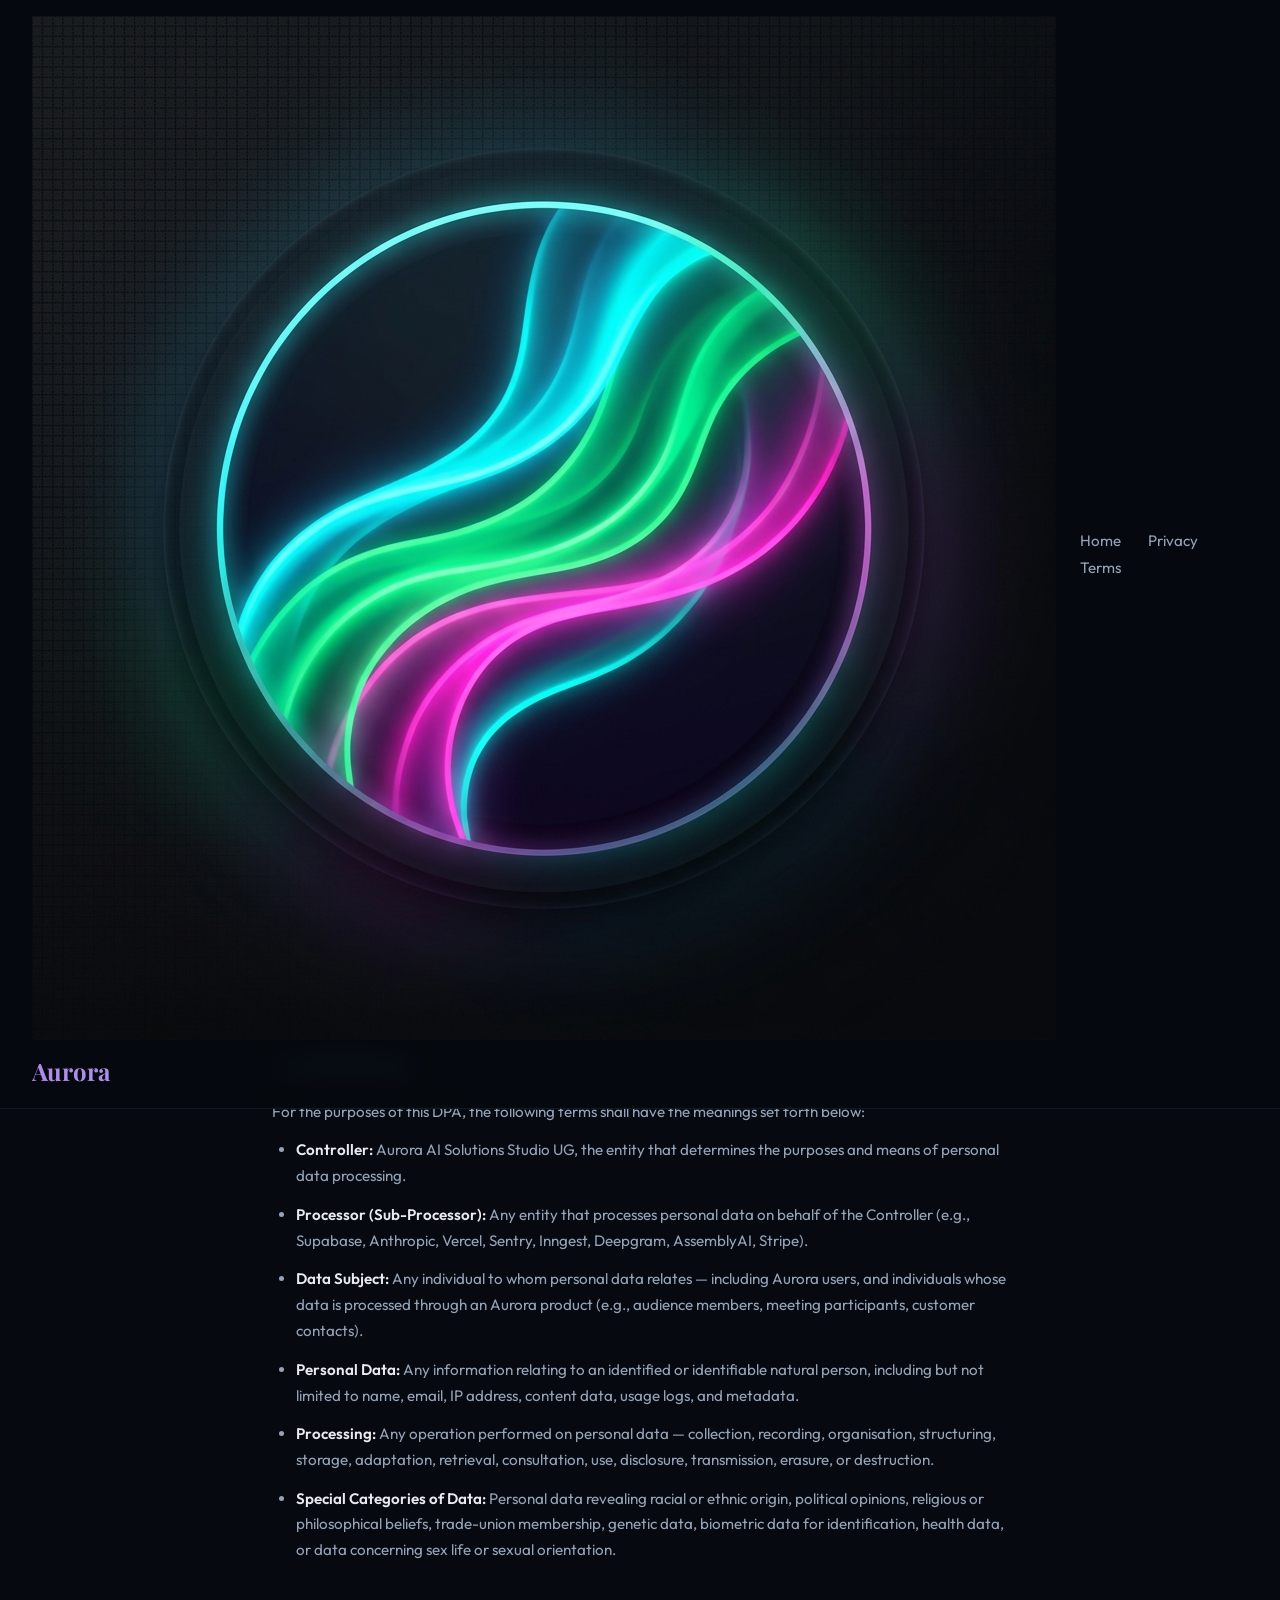
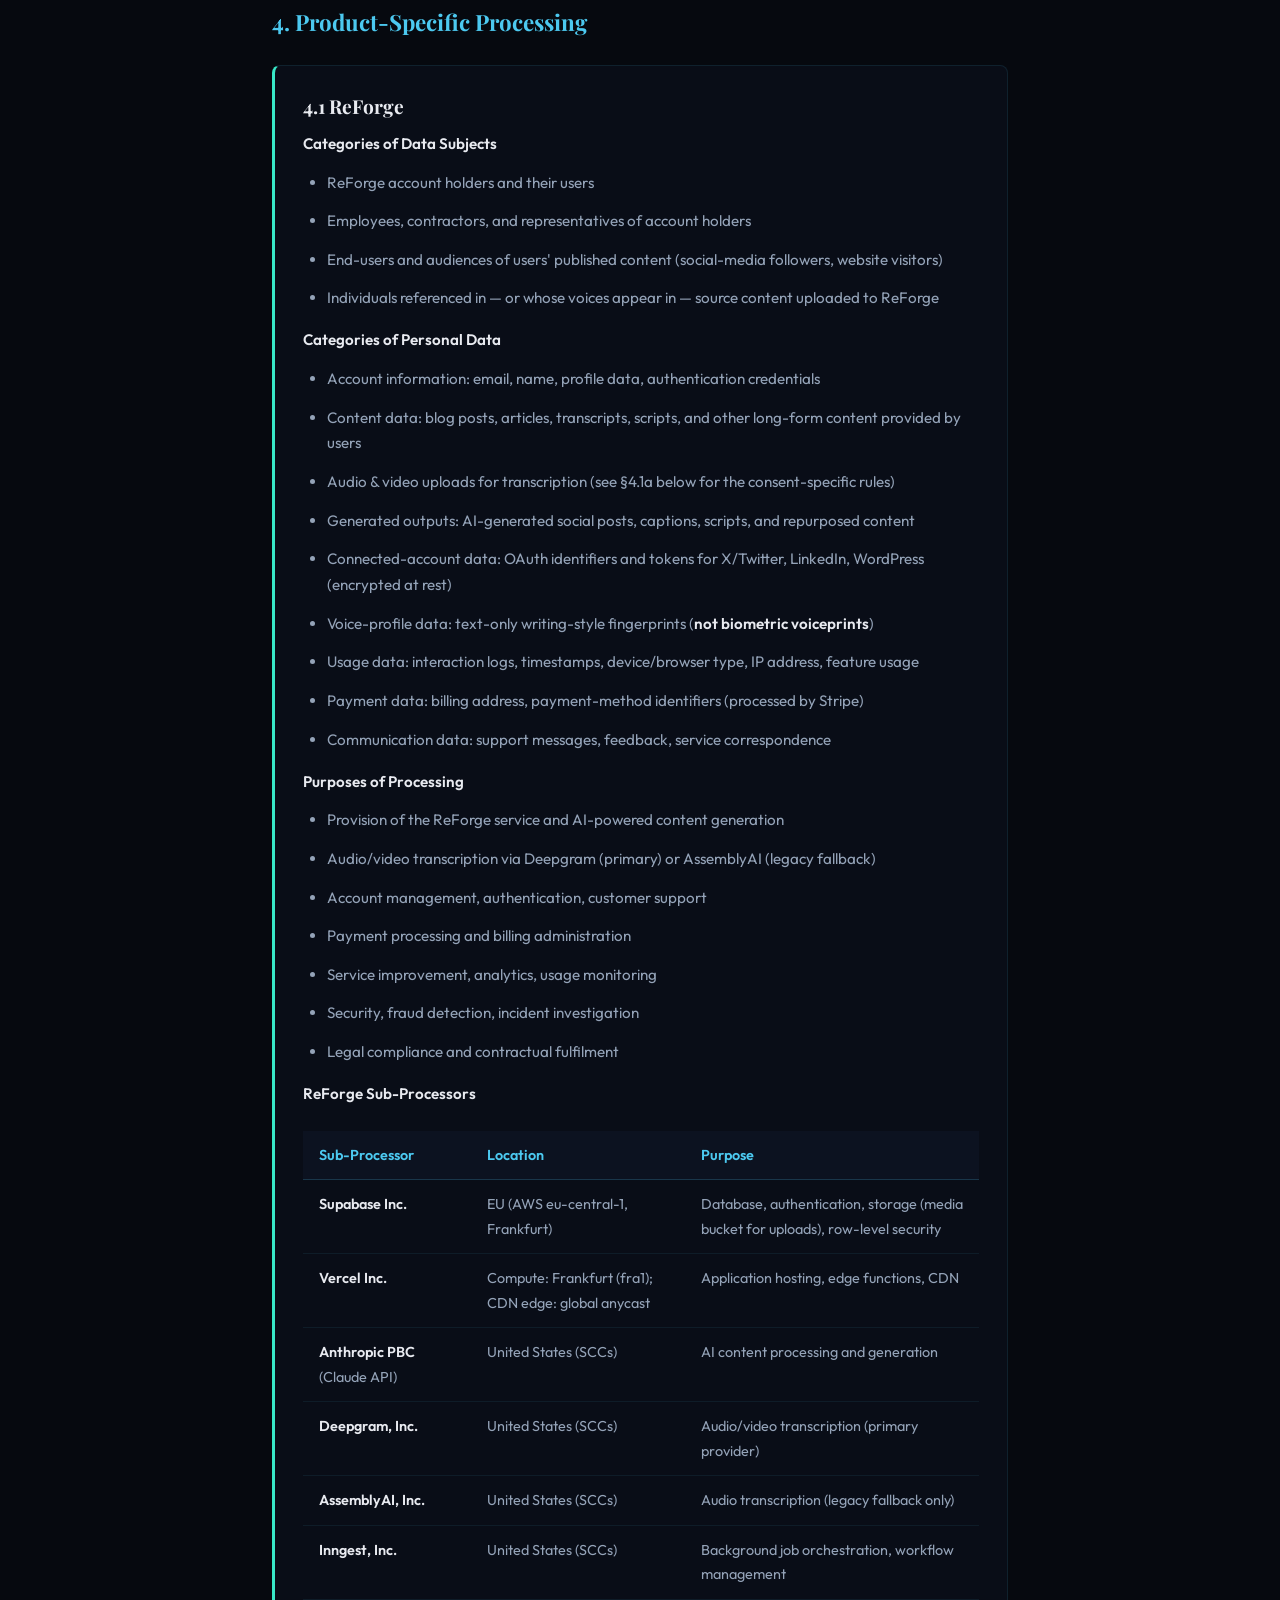
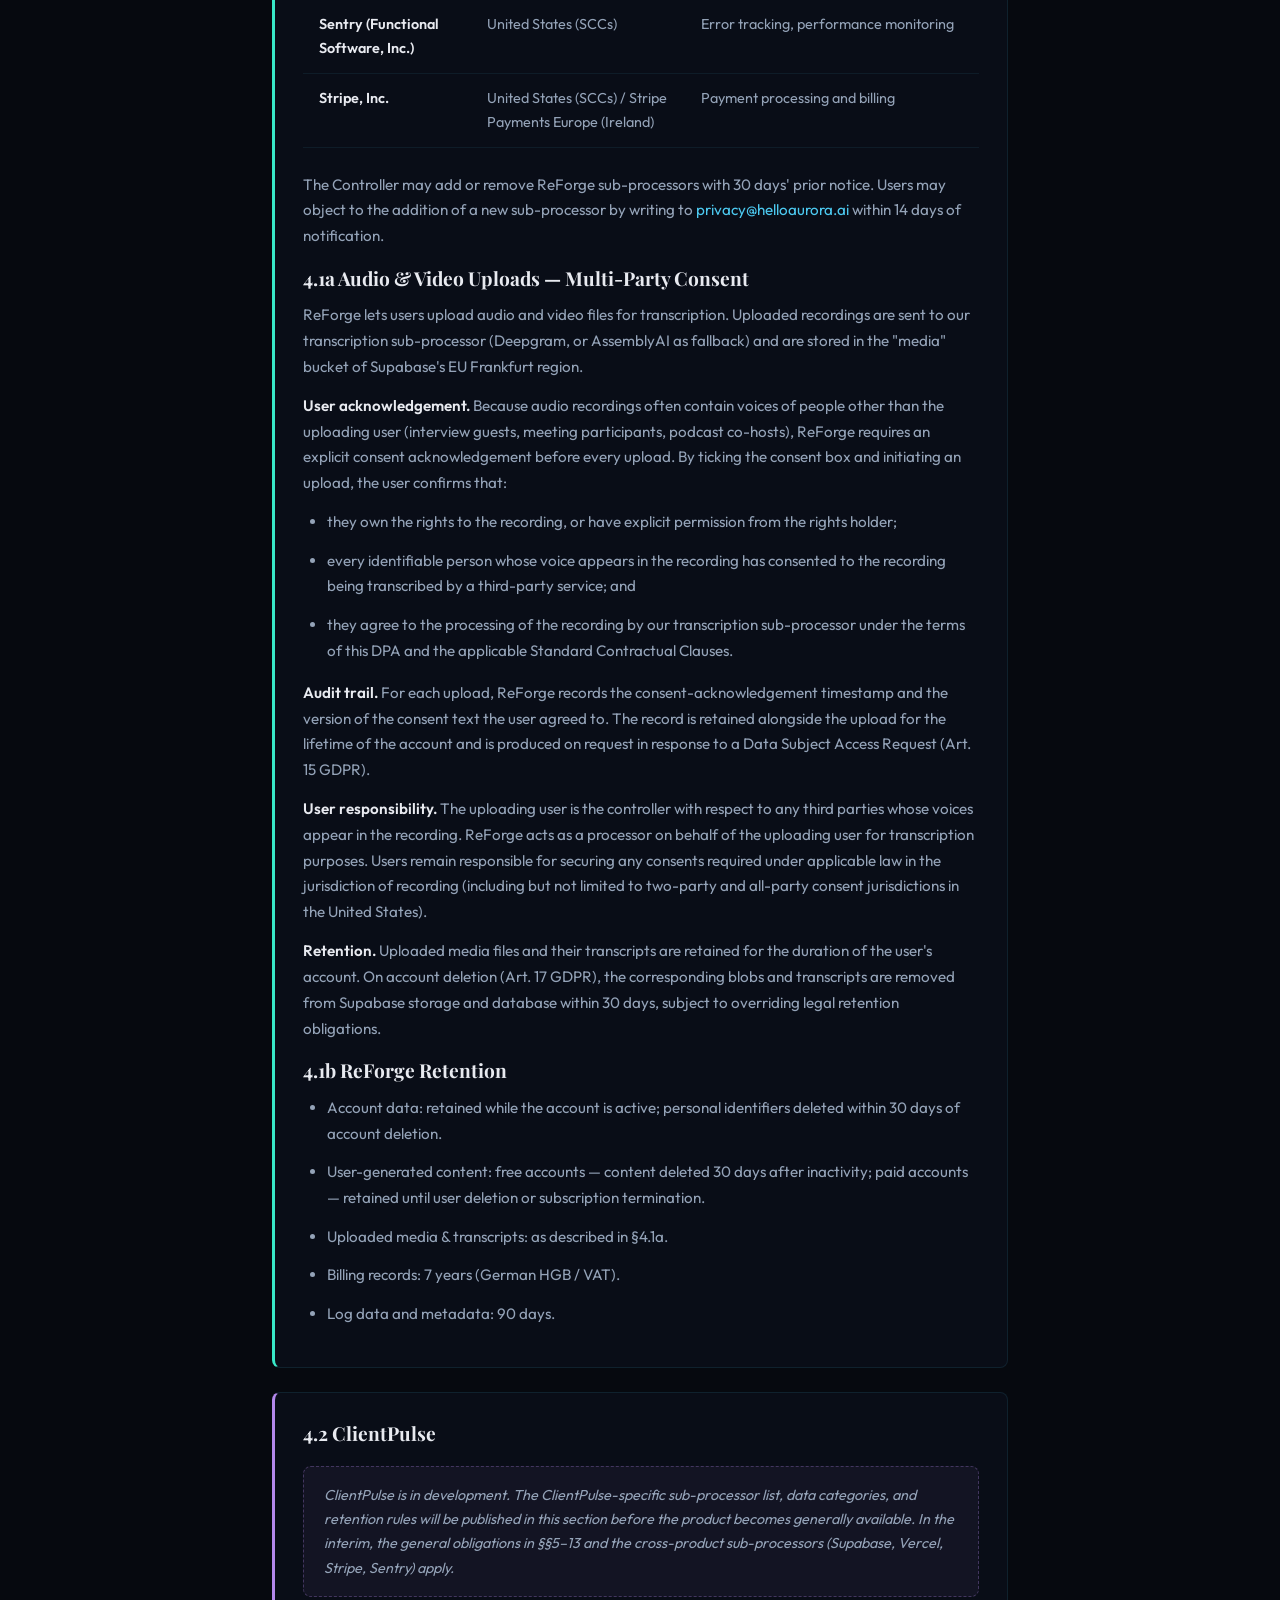
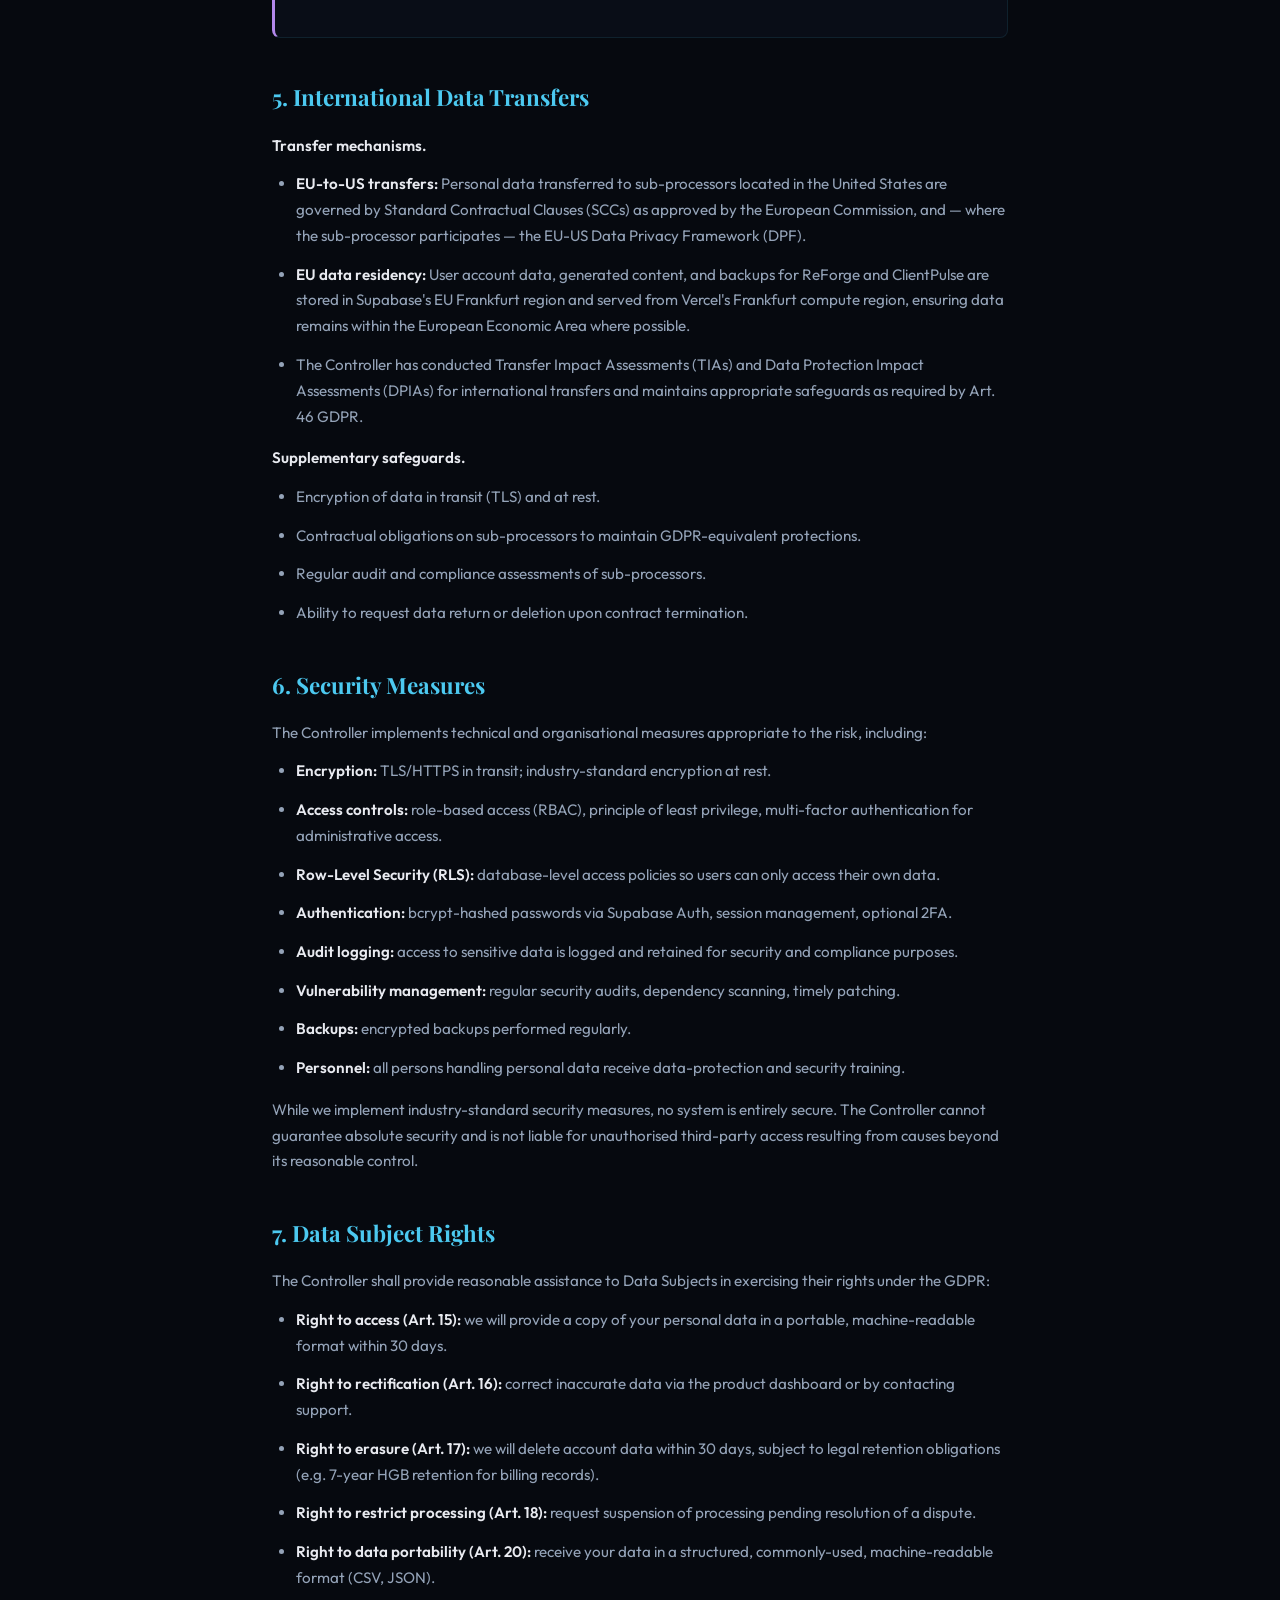
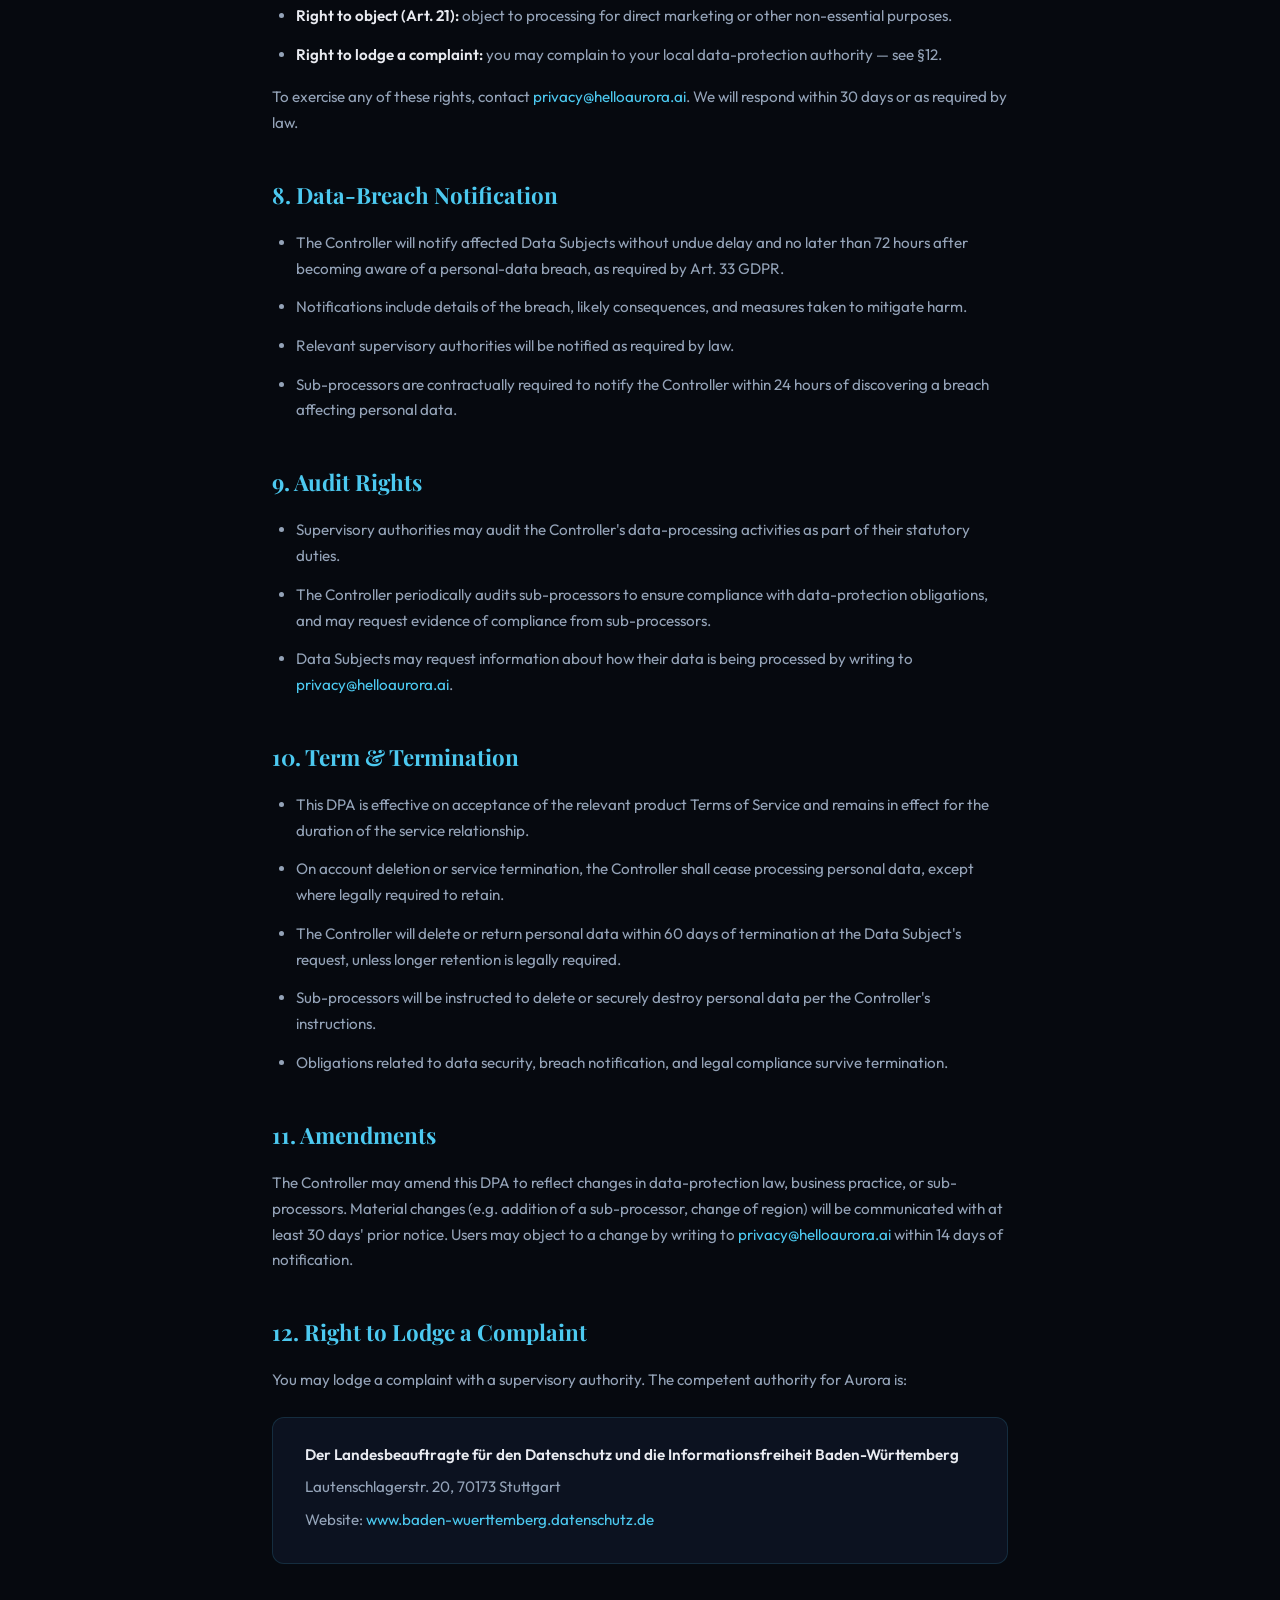
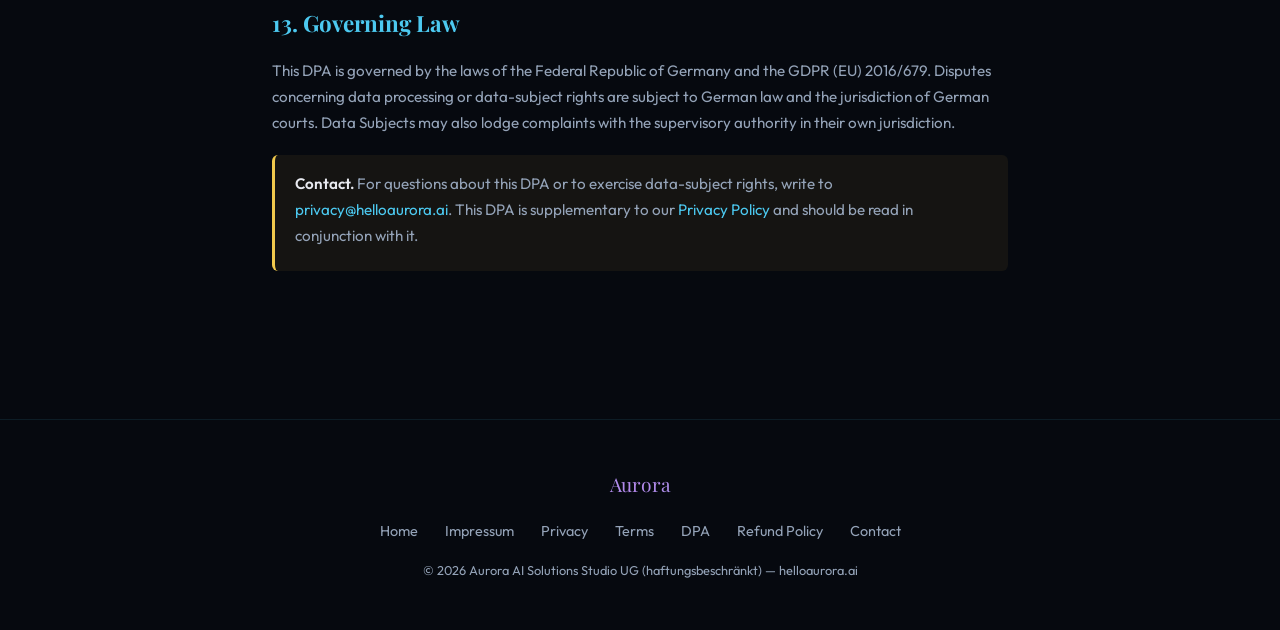
<file: dpa.html>
<!DOCTYPE html>
<html lang="en">
<head>
  <meta charset="UTF-8" />
  <meta name="viewport" content="width=device-width, initial-scale=1.0" />
  <title>Data Processing Agreement — Aurora AI Solutions Studio</title>
  <meta name="description" content="Data Processing Agreement (DPA) for Aurora AI Solutions Studio UG — GDPR/DSGVO compliant. Covers ReForge and ClientPulse." />
  <!-- Self-hosted fonts — no third-party requests (GDPR/DSGVO compliant) -->
  <link rel="stylesheet" href="fonts/fonts.css">
  <style>
    :root {
      --bg-deep: #06090f;
      --bg-card: #0c1220;
      --text-primary: #e8eaf0;
      --text-secondary: #94a3b8;
      --accent-blue: #4cc9f0;
      --accent-purple: #b388eb;
      --accent-teal: #38e8c8;
      --accent-amber: #f0c84c;
      --aurora-gradient: linear-gradient(135deg, #4cc9f0, #b388eb, #38e8c8);
    }
    * { margin: 0; padding: 0; box-sizing: border-box; }
    body { font-family: 'Outfit', sans-serif; background: var(--bg-deep); color: var(--text-primary); line-height: 1.7; min-height: 100vh; }
    nav { position: fixed; top: 0; left: 0; right: 0; z-index: 100; display: flex; align-items: center; justify-content: space-between; padding: 1rem 2rem; background: rgba(6,9,15,0.9); backdrop-filter: blur(12px); border-bottom: 1px solid rgba(76,201,240,0.1); }
    .nav-brand { font-family: 'Playfair Display', serif; font-size: 1.5rem; font-weight: 700; background: var(--aurora-gradient); -webkit-background-clip: text; -webkit-text-fill-color: transparent; text-decoration: none; }
    .nav-links a { color: var(--text-secondary); text-decoration: none; margin-left: 1.5rem; font-size: 0.95rem; transition: color 0.3s; }
    .nav-links a:hover { color: var(--accent-blue); }
    .legal-container { max-width: 800px; margin: 0 auto; padding: 8rem 2rem 4rem; }
    .legal-container h1 { font-family: 'Playfair Display', serif; font-size: 2.5rem; margin-bottom: 0.5rem; background: var(--aurora-gradient); -webkit-background-clip: text; -webkit-text-fill-color: transparent; }
    .legal-container .subtitle { color: var(--text-secondary); font-size: 1rem; margin-bottom: 2.5rem; }
    .legal-container h2 { font-family: 'Playfair Display', serif; font-size: 1.4rem; color: var(--accent-blue); margin-top: 2.5rem; margin-bottom: 1rem; }
    .legal-container h3 { font-size: 1.1rem; color: var(--text-primary); margin-top: 1.5rem; margin-bottom: 0.5rem; }
    .legal-container p, .legal-container li { color: var(--text-secondary); margin-bottom: 0.8rem; font-size: 0.95rem; }
    .legal-container a { color: var(--accent-blue); text-decoration: none; }
    .legal-container a:hover { text-decoration: underline; }
    .legal-container ul, .legal-container ol { padding-left: 1.5rem; margin-bottom: 1rem; }
    .legal-container strong { color: var(--text-primary); }
    .info-card { background: var(--bg-card); border: 1px solid rgba(76,201,240,0.15); border-radius: 12px; padding: 1.5rem 2rem; margin: 1.5rem 0; }
    .info-card p { margin-bottom: 0.4rem; }
    .info-card strong { color: var(--text-primary); }
    .product-section { background: rgba(12,18,32,0.5); border: 1px solid rgba(76,201,240,0.1); border-left: 3px solid var(--accent-teal); border-radius: 8px; padding: 1.5rem 1.75rem; margin: 1.5rem 0; }
    .product-section.clientpulse { border-left-color: var(--accent-purple); }
    .product-section h3 { font-family: 'Playfair Display', serif; font-size: 1.2rem; margin-top: 0; color: var(--text-primary); }
    .processor-table { width: 100%; border-collapse: collapse; margin: 1.5rem 0; font-size: 0.9rem; }
    .processor-table th { text-align: left; padding: 0.75rem 1rem; background: var(--bg-card); color: var(--accent-blue); border-bottom: 1px solid rgba(76,201,240,0.2); font-weight: 600; }
    .processor-table td { padding: 0.75rem 1rem; border-bottom: 1px solid rgba(76,201,240,0.08); color: var(--text-secondary); vertical-align: top; }
    .processor-table tr:hover td { background: rgba(76,201,240,0.03); }
    .callout { background: rgba(240,200,76,0.06); border-left: 3px solid var(--accent-amber); border-radius: 6px; padding: 1rem 1.25rem; margin: 1.25rem 0; }
    .callout p { margin-bottom: 0.4rem; }
    .placeholder-note { background: rgba(179,136,235,0.06); border: 1px dashed rgba(179,136,235,0.3); border-radius: 8px; padding: 1rem 1.25rem; margin: 1rem 0; color: var(--text-secondary); font-style: italic; font-size: 0.9rem; }
    footer { text-align: center; padding: 3rem 2rem; border-top: 1px solid rgba(76,201,240,0.1); margin-top: 4rem; }
    .footer-brand { font-family: 'Playfair Display', serif; font-size: 1.2rem; background: var(--aurora-gradient); -webkit-background-clip: text; -webkit-text-fill-color: transparent; margin-bottom: 1rem; }
    .footer-links { margin-bottom: 1rem; }
    .footer-links a { color: var(--text-secondary); text-decoration: none; margin: 0 0.75rem; font-size: 0.9rem; }
    .footer-links a:hover { color: var(--accent-blue); }
    .footer-copy { color: var(--text-secondary); font-size: 0.8rem; }
    @media (max-width: 768px) {
      .legal-container { padding: 6rem 1.25rem 3rem; }
      .legal-container h1 { font-size: 1.8rem; }
      nav { padding: 0.75rem 1rem; }
      .nav-links a { margin-left: 0.75rem; font-size: 0.85rem; }
      .processor-table { font-size: 0.8rem; }
      .processor-table th, .processor-table td { padding: 0.5rem; }
      .product-section { padding: 1.25rem 1.25rem; }
    }
  </style>
    <link rel="icon" type="image/png" href="/favicon.png">
</head>
<body>
  <nav>
    <a href="/" class="nav-brand"><img src="/favicon.png" alt="Aurora Logo">Aurora</a>
    <div class="nav-links">
      <a href="/">Home</a>
      <a href="/privacy.html">Privacy</a>
      <a href="/terms.html">Terms</a>
    </div>
  </nav>

  <div class="legal-container">
    <h1>Data Processing Agreement</h1>
    <p class="subtitle">DPA — Last updated: April 24, 2026</p>

    <h2>1. Parties &amp; Scope</h2>
    <div class="info-card">
      <p><strong>Controller:</strong> Aurora AI Solutions Studio UG (haftungsbeschränkt)</p>
      <p>Friedhofstr. 10, 70191 Stuttgart, Germany</p>
      <p>E-Mail: <a href="mailto:info@helloaurora.ai">info@helloaurora.ai</a></p>
      <p><strong>Data Protection Contact:</strong> Sasa Stanojevic — <a href="mailto:privacy@helloaurora.ai">privacy@helloaurora.ai</a></p>
    </div>
    <p>This Data Processing Agreement ("DPA") is entered into between Aurora AI Solutions Studio UG (haftungsbeschränkt), a German company ("Aurora," "Controller," "we"), and our users and customers ("Data Subjects," "you"). It governs how Aurora processes personal data in the course of providing its products in compliance with the EU General Data Protection Regulation (GDPR/DSGVO), the German Federal Data Protection Act (BDSG), and applicable national data protection laws.</p>
    <p>This DPA is supplementary to and should be read in conjunction with our <a href="/privacy.html">Privacy Policy</a> and <a href="/terms.html">Terms of Service</a>. It becomes effective the moment you accept the Terms of Service of the relevant Aurora product and remains in force for the duration of the service relationship.</p>

    <h2>2. Products Covered</h2>
    <p>This DPA applies to all Aurora products. Because each product has a different processing footprint (different sub-processors, data categories, and retention rules), product-specific details are consolidated under Section 4 below. General obligations that apply across all products live in Sections 5–13.</p>
    <ul>
      <li><strong>ReForge</strong> — AI content repurposing studio. <a href="https://reforge.helloaurora.ai">reforge.helloaurora.ai</a></li>
      <li><strong>ClientPulse</strong> — client relationship signal platform. <em>(in development)</em></li>
    </ul>

    <h2>3. Definitions</h2>
    <p>For the purposes of this DPA, the following terms shall have the meanings set forth below:</p>
    <ul>
      <li><strong>Controller:</strong> Aurora AI Solutions Studio UG, the entity that determines the purposes and means of personal data processing.</li>
      <li><strong>Processor (Sub-Processor):</strong> Any entity that processes personal data on behalf of the Controller (e.g., Supabase, Anthropic, Vercel, Sentry, Inngest, Deepgram, AssemblyAI, Stripe).</li>
      <li><strong>Data Subject:</strong> Any individual to whom personal data relates — including Aurora users, and individuals whose data is processed through an Aurora product (e.g., audience members, meeting participants, customer contacts).</li>
      <li><strong>Personal Data:</strong> Any information relating to an identified or identifiable natural person, including but not limited to name, email, IP address, content data, usage logs, and metadata.</li>
      <li><strong>Processing:</strong> Any operation performed on personal data — collection, recording, organisation, structuring, storage, adaptation, retrieval, consultation, use, disclosure, transmission, erasure, or destruction.</li>
      <li><strong>Special Categories of Data:</strong> Personal data revealing racial or ethnic origin, political opinions, religious or philosophical beliefs, trade-union membership, genetic data, biometric data for identification, health data, or data concerning sex life or sexual orientation.</li>
    </ul>

    <h2>4. Product-Specific Processing</h2>

    <div class="product-section">
      <h3>4.1 ReForge</h3>
      <p><strong>Categories of Data Subjects</strong></p>
      <ul>
        <li>ReForge account holders and their users</li>
        <li>Employees, contractors, and representatives of account holders</li>
        <li>End-users and audiences of users' published content (social-media followers, website visitors)</li>
        <li>Individuals referenced in — or whose voices appear in — source content uploaded to ReForge</li>
      </ul>

      <p><strong>Categories of Personal Data</strong></p>
      <ul>
        <li>Account information: email, name, profile data, authentication credentials</li>
        <li>Content data: blog posts, articles, transcripts, scripts, and other long-form content provided by users</li>
        <li>Audio &amp; video uploads for transcription (see §4.1a below for the consent-specific rules)</li>
        <li>Generated outputs: AI-generated social posts, captions, scripts, and repurposed content</li>
        <li>Connected-account data: OAuth identifiers and tokens for X/Twitter, LinkedIn, WordPress (encrypted at rest)</li>
        <li>Voice-profile data: text-only writing-style fingerprints (<strong>not biometric voiceprints</strong>)</li>
        <li>Usage data: interaction logs, timestamps, device/browser type, IP address, feature usage</li>
        <li>Payment data: billing address, payment-method identifiers (processed by Stripe)</li>
        <li>Communication data: support messages, feedback, service correspondence</li>
      </ul>

      <p><strong>Purposes of Processing</strong></p>
      <ul>
        <li>Provision of the ReForge service and AI-powered content generation</li>
        <li>Audio/video transcription via Deepgram (primary) or AssemblyAI (legacy fallback)</li>
        <li>Account management, authentication, customer support</li>
        <li>Payment processing and billing administration</li>
        <li>Service improvement, analytics, usage monitoring</li>
        <li>Security, fraud detection, incident investigation</li>
        <li>Legal compliance and contractual fulfilment</li>
      </ul>

      <p><strong>ReForge Sub-Processors</strong></p>
      <table class="processor-table">
        <thead>
          <tr>
            <th>Sub-Processor</th>
            <th>Location</th>
            <th>Purpose</th>
          </tr>
        </thead>
        <tbody>
          <tr>
            <td><strong>Supabase Inc.</strong></td>
            <td>EU (AWS eu-central-1, Frankfurt)</td>
            <td>Database, authentication, storage (media bucket for uploads), row-level security</td>
          </tr>
          <tr>
            <td><strong>Vercel Inc.</strong></td>
            <td>Compute: Frankfurt (fra1); CDN edge: global anycast</td>
            <td>Application hosting, edge functions, CDN</td>
          </tr>
          <tr>
            <td><strong>Anthropic PBC</strong> (Claude API)</td>
            <td>United States (SCCs)</td>
            <td>AI content processing and generation</td>
          </tr>
          <tr>
            <td><strong>Deepgram, Inc.</strong></td>
            <td>United States (SCCs)</td>
            <td>Audio/video transcription (primary provider)</td>
          </tr>
          <tr>
            <td><strong>AssemblyAI, Inc.</strong></td>
            <td>United States (SCCs)</td>
            <td>Audio transcription (legacy fallback only)</td>
          </tr>
          <tr>
            <td><strong>Inngest, Inc.</strong></td>
            <td>United States (SCCs)</td>
            <td>Background job orchestration, workflow management</td>
          </tr>
          <tr>
            <td><strong>Sentry (Functional Software, Inc.)</strong></td>
            <td>United States (SCCs)</td>
            <td>Error tracking, performance monitoring</td>
          </tr>
          <tr>
            <td><strong>Stripe, Inc.</strong></td>
            <td>United States (SCCs) / Stripe Payments Europe (Ireland)</td>
            <td>Payment processing and billing</td>
          </tr>
        </tbody>
      </table>
      <p>The Controller may add or remove ReForge sub-processors with 30 days' prior notice. Users may object to the addition of a new sub-processor by writing to <a href="mailto:privacy@helloaurora.ai">privacy@helloaurora.ai</a> within 14 days of notification.</p>

      <h3 id="audio-video-consent">4.1a Audio &amp; Video Uploads — Multi-Party Consent</h3>
      <p>ReForge lets users upload audio and video files for transcription. Uploaded recordings are sent to our transcription sub-processor (Deepgram, or AssemblyAI as fallback) and are stored in the "media" bucket of Supabase's EU Frankfurt region.</p>
      <p><strong>User acknowledgement.</strong> Because audio recordings often contain voices of people other than the uploading user (interview guests, meeting participants, podcast co-hosts), ReForge requires an explicit consent acknowledgement before every upload. By ticking the consent box and initiating an upload, the user confirms that:</p>
      <ul>
        <li>they own the rights to the recording, or have explicit permission from the rights holder;</li>
        <li>every identifiable person whose voice appears in the recording has consented to the recording being transcribed by a third-party service; and</li>
        <li>they agree to the processing of the recording by our transcription sub-processor under the terms of this DPA and the applicable Standard Contractual Clauses.</li>
      </ul>
      <p><strong>Audit trail.</strong> For each upload, ReForge records the consent-acknowledgement timestamp and the version of the consent text the user agreed to. The record is retained alongside the upload for the lifetime of the account and is produced on request in response to a Data Subject Access Request (Art. 15 GDPR).</p>
      <p><strong>User responsibility.</strong> The uploading user is the controller with respect to any third parties whose voices appear in the recording. ReForge acts as a processor on behalf of the uploading user for transcription purposes. Users remain responsible for securing any consents required under applicable law in the jurisdiction of recording (including but not limited to two-party and all-party consent jurisdictions in the United States).</p>
      <p><strong>Retention.</strong> Uploaded media files and their transcripts are retained for the duration of the user's account. On account deletion (Art. 17 GDPR), the corresponding blobs and transcripts are removed from Supabase storage and database within 30 days, subject to overriding legal retention obligations.</p>

      <h3>4.1b ReForge Retention</h3>
      <ul>
        <li>Account data: retained while the account is active; personal identifiers deleted within 30 days of account deletion.</li>
        <li>User-generated content: free accounts — content deleted 30 days after inactivity; paid accounts — retained until user deletion or subscription termination.</li>
        <li>Uploaded media &amp; transcripts: as described in §4.1a.</li>
        <li>Billing records: 7 years (German HGB / VAT).</li>
        <li>Log data and metadata: 90 days.</li>
      </ul>
    </div>

    <div class="product-section clientpulse">
      <h3>4.2 ClientPulse</h3>
      <div class="placeholder-note">
        ClientPulse is in development. The ClientPulse-specific sub-processor list, data categories, and retention rules will be published in this section before the product becomes generally available. In the interim, the general obligations in §§5–13 and the cross-product sub-processors (Supabase, Vercel, Stripe, Sentry) apply.
      </div>
    </div>

    <h2>5. International Data Transfers</h2>
    <p><strong>Transfer mechanisms.</strong></p>
    <ul>
      <li><strong>EU-to-US transfers:</strong> Personal data transferred to sub-processors located in the United States are governed by Standard Contractual Clauses (SCCs) as approved by the European Commission, and — where the sub-processor participates — the EU-US Data Privacy Framework (DPF).</li>
      <li><strong>EU data residency:</strong> User account data, generated content, and backups for ReForge and ClientPulse are stored in Supabase's EU Frankfurt region and served from Vercel's Frankfurt compute region, ensuring data remains within the European Economic Area where possible.</li>
      <li>The Controller has conducted Transfer Impact Assessments (TIAs) and Data Protection Impact Assessments (DPIAs) for international transfers and maintains appropriate safeguards as required by Art. 46 GDPR.</li>
    </ul>
    <p><strong>Supplementary safeguards.</strong></p>
    <ul>
      <li>Encryption of data in transit (TLS) and at rest.</li>
      <li>Contractual obligations on sub-processors to maintain GDPR-equivalent protections.</li>
      <li>Regular audit and compliance assessments of sub-processors.</li>
      <li>Ability to request data return or deletion upon contract termination.</li>
    </ul>

    <h2>6. Security Measures</h2>
    <p>The Controller implements technical and organisational measures appropriate to the risk, including:</p>
    <ul>
      <li><strong>Encryption:</strong> TLS/HTTPS in transit; industry-standard encryption at rest.</li>
      <li><strong>Access controls:</strong> role-based access (RBAC), principle of least privilege, multi-factor authentication for administrative access.</li>
      <li><strong>Row-Level Security (RLS):</strong> database-level access policies so users can only access their own data.</li>
      <li><strong>Authentication:</strong> bcrypt-hashed passwords via Supabase Auth, session management, optional 2FA.</li>
      <li><strong>Audit logging:</strong> access to sensitive data is logged and retained for security and compliance purposes.</li>
      <li><strong>Vulnerability management:</strong> regular security audits, dependency scanning, timely patching.</li>
      <li><strong>Backups:</strong> encrypted backups performed regularly.</li>
      <li><strong>Personnel:</strong> all persons handling personal data receive data-protection and security training.</li>
    </ul>
    <p>While we implement industry-standard security measures, no system is entirely secure. The Controller cannot guarantee absolute security and is not liable for unauthorised third-party access resulting from causes beyond its reasonable control.</p>

    <h2>7. Data Subject Rights</h2>
    <p>The Controller shall provide reasonable assistance to Data Subjects in exercising their rights under the GDPR:</p>
    <ul>
      <li><strong>Right to access (Art. 15):</strong> we will provide a copy of your personal data in a portable, machine-readable format within 30 days.</li>
      <li><strong>Right to rectification (Art. 16):</strong> correct inaccurate data via the product dashboard or by contacting support.</li>
      <li><strong>Right to erasure (Art. 17):</strong> we will delete account data within 30 days, subject to legal retention obligations (e.g. 7-year HGB retention for billing records).</li>
      <li><strong>Right to restrict processing (Art. 18):</strong> request suspension of processing pending resolution of a dispute.</li>
      <li><strong>Right to data portability (Art. 20):</strong> receive your data in a structured, commonly-used, machine-readable format (CSV, JSON).</li>
      <li><strong>Right to object (Art. 21):</strong> object to processing for direct marketing or other non-essential purposes.</li>
      <li><strong>Right to lodge a complaint:</strong> you may complain to your local data-protection authority — see §12.</li>
    </ul>
    <p>To exercise any of these rights, contact <a href="mailto:privacy@helloaurora.ai">privacy@helloaurora.ai</a>. We will respond within 30 days or as required by law.</p>

    <h2>8. Data-Breach Notification</h2>
    <ul>
      <li>The Controller will notify affected Data Subjects without undue delay and no later than 72 hours after becoming aware of a personal-data breach, as required by Art. 33 GDPR.</li>
      <li>Notifications include details of the breach, likely consequences, and measures taken to mitigate harm.</li>
      <li>Relevant supervisory authorities will be notified as required by law.</li>
      <li>Sub-processors are contractually required to notify the Controller within 24 hours of discovering a breach affecting personal data.</li>
    </ul>

    <h2>9. Audit Rights</h2>
    <ul>
      <li>Supervisory authorities may audit the Controller's data-processing activities as part of their statutory duties.</li>
      <li>The Controller periodically audits sub-processors to ensure compliance with data-protection obligations, and may request evidence of compliance from sub-processors.</li>
      <li>Data Subjects may request information about how their data is being processed by writing to <a href="mailto:privacy@helloaurora.ai">privacy@helloaurora.ai</a>.</li>
    </ul>

    <h2>10. Term &amp; Termination</h2>
    <ul>
      <li>This DPA is effective on acceptance of the relevant product Terms of Service and remains in effect for the duration of the service relationship.</li>
      <li>On account deletion or service termination, the Controller shall cease processing personal data, except where legally required to retain.</li>
      <li>The Controller will delete or return personal data within 60 days of termination at the Data Subject's request, unless longer retention is legally required.</li>
      <li>Sub-processors will be instructed to delete or securely destroy personal data per the Controller's instructions.</li>
      <li>Obligations related to data security, breach notification, and legal compliance survive termination.</li>
    </ul>

    <h2>11. Amendments</h2>
    <p>The Controller may amend this DPA to reflect changes in data-protection law, business practice, or sub-processors. Material changes (e.g. addition of a sub-processor, change of region) will be communicated with at least 30 days' prior notice. Users may object to a change by writing to <a href="mailto:privacy@helloaurora.ai">privacy@helloaurora.ai</a> within 14 days of notification.</p>

    <h2>12. Right to Lodge a Complaint</h2>
    <p>You may lodge a complaint with a supervisory authority. The competent authority for Aurora is:</p>
    <div class="info-card">
      <p><strong>Der Landesbeauftragte für den Datenschutz und die Informationsfreiheit Baden-Württemberg</strong></p>
      <p>Lautenschlagerstr. 20, 70173 Stuttgart</p>
      <p>Website: <a href="https://www.baden-wuerttemberg.datenschutz.de" target="_blank" rel="noopener">www.baden-wuerttemberg.datenschutz.de</a></p>
    </div>

    <h2>13. Governing Law</h2>
    <p>This DPA is governed by the laws of the Federal Republic of Germany and the GDPR (EU) 2016/679. Disputes concerning data processing or data-subject rights are subject to German law and the jurisdiction of German courts. Data Subjects may also lodge complaints with the supervisory authority in their own jurisdiction.</p>

    <div class="callout">
      <p><strong>Contact.</strong> For questions about this DPA or to exercise data-subject rights, write to <a href="mailto:privacy@helloaurora.ai">privacy@helloaurora.ai</a>. This DPA is supplementary to our <a href="/privacy.html">Privacy Policy</a> and should be read in conjunction with it.</p>
    </div>
  </div>

  <footer>
    <div class="footer-brand">Aurora</div>
    <div class="footer-links">
      <a href="/">Home</a>
      <a href="/impressum.html">Impressum</a>
      <a href="/privacy.html">Privacy</a>
      <a href="/terms.html">Terms</a>
      <a href="/dpa.html">DPA</a>
      <a href="/refund.html">Refund Policy</a>
      <a href="mailto:info@helloaurora.ai">Contact</a>
    </div>
    <div class="footer-copy">© 2026 Aurora AI Solutions Studio UG (haftungsbeschränkt) — helloaurora.ai</div>
  </footer>
</body>
</html>
</file>
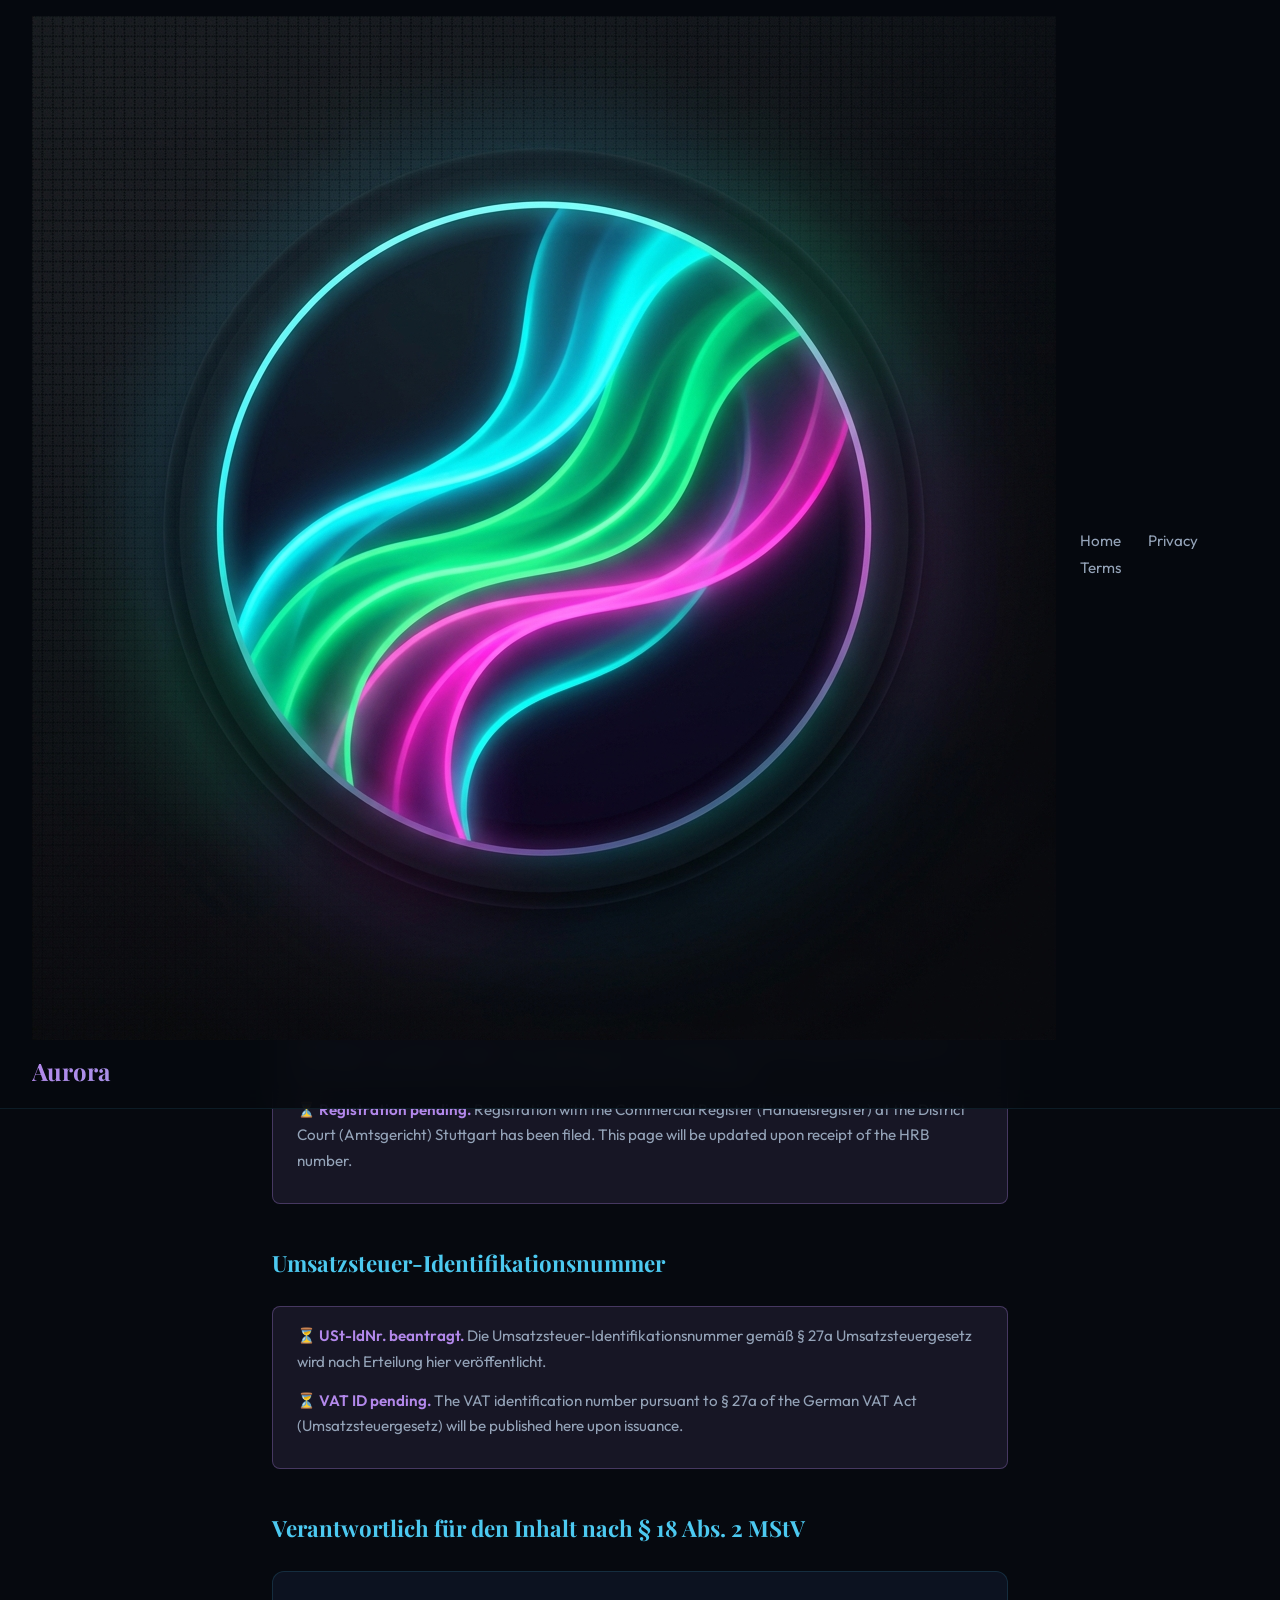
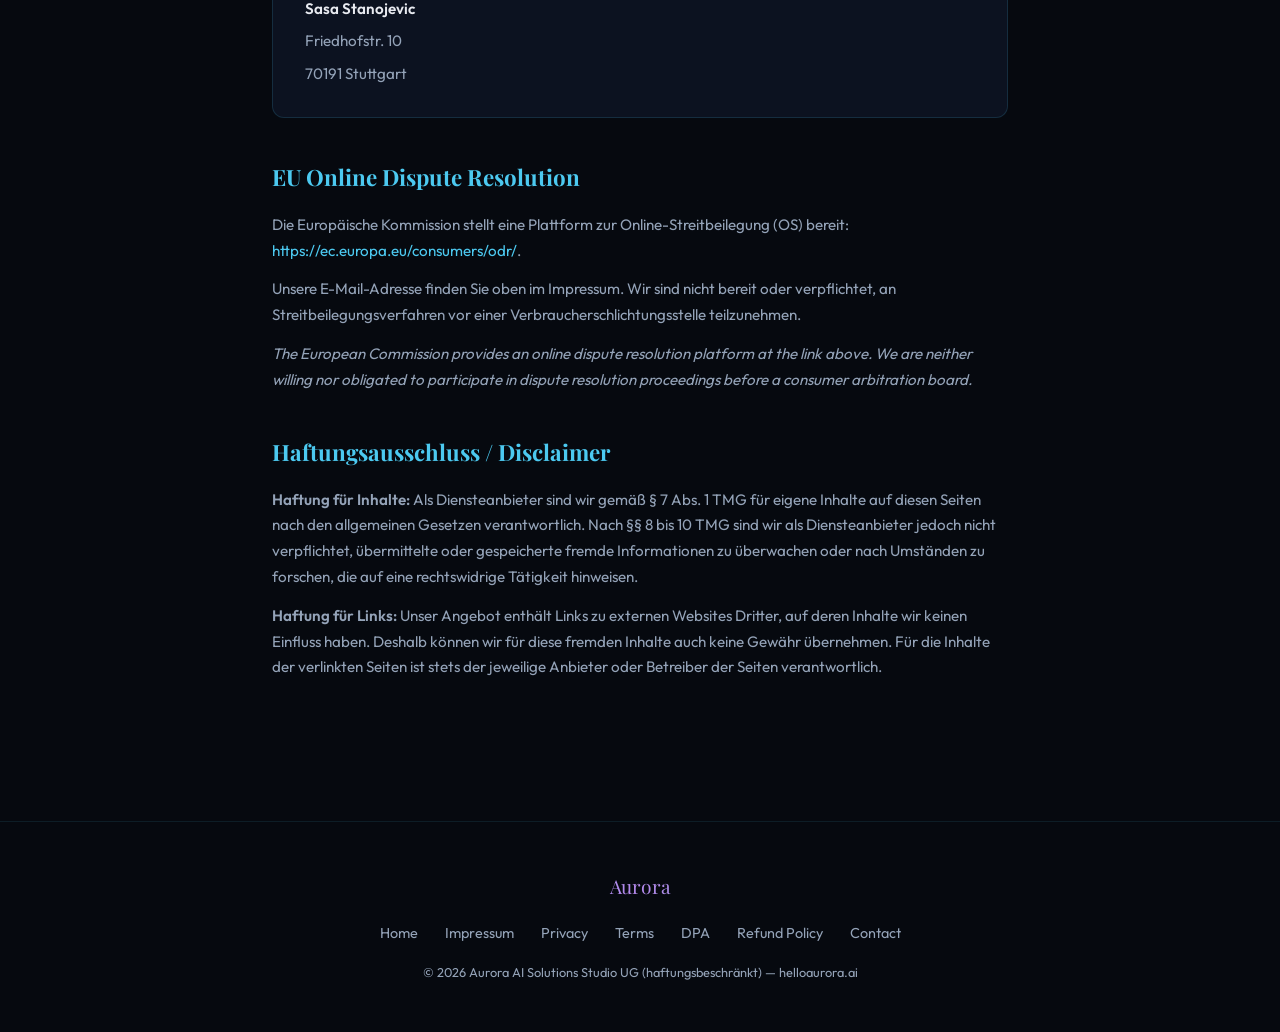
<file: impressum.html>
<!DOCTYPE html>
<html lang="de">
<head>
  <meta charset="UTF-8" />
  <meta name="viewport" content="width=device-width, initial-scale=1.0" />
  <title>Impressum — Aurora AI Solutions Studio</title>
  <meta name="description" content="Impressum (Legal Notice) for Aurora AI Solutions Studio UG (haftungsbeschränkt)" />
  <!-- Self-hosted fonts — no third-party requests (GDPR/DSGVO compliant) -->
  <link rel="stylesheet" href="fonts/fonts.css">
  <style>
    :root {
      --bg-deep: #06090f;
      --bg-card: #0c1220;
      --bg-card-hover: #111827;
      --text-primary: #e8eaf0;
      --text-secondary: #94a3b8;
      --accent-blue: #4cc9f0;
      --accent-purple: #b388eb;
      --accent-teal: #38e8c8;
      --aurora-gradient: linear-gradient(135deg, #4cc9f0, #b388eb, #38e8c8);
    }
    * { margin: 0; padding: 0; box-sizing: border-box; }
    body {
      font-family: 'Outfit', sans-serif;
      background: var(--bg-deep);
      color: var(--text-primary);
      line-height: 1.7;
      min-height: 100vh;
    }
    nav {
      position: fixed; top: 0; left: 0; right: 0; z-index: 100;
      display: flex; align-items: center; justify-content: space-between;
      padding: 1rem 2rem;
      background: rgba(6, 9, 15, 0.9);
      backdrop-filter: blur(12px);
      border-bottom: 1px solid rgba(76, 201, 240, 0.1);
    }
    .nav-brand { font-family: 'Playfair Display', serif; font-size: 1.5rem; font-weight: 700; background: var(--aurora-gradient); -webkit-background-clip: text; -webkit-text-fill-color: transparent; text-decoration: none; }
    .nav-links a { color: var(--text-secondary); text-decoration: none; margin-left: 1.5rem; font-size: 0.95rem; transition: color 0.3s; }
    .nav-links a:hover { color: var(--accent-blue); }
    .legal-container {
      max-width: 800px;
      margin: 0 auto;
      padding: 8rem 2rem 4rem;
    }
    .legal-container h1 {
      font-family: 'Playfair Display', serif;
      font-size: 2.5rem;
      margin-bottom: 0.5rem;
      background: var(--aurora-gradient);
      -webkit-background-clip: text;
      -webkit-text-fill-color: transparent;
    }
    .legal-container .subtitle {
      color: var(--text-secondary);
      font-size: 1rem;
      margin-bottom: 2.5rem;
    }
    .legal-container h2 {
      font-family: 'Playfair Display', serif;
      font-size: 1.4rem;
      color: var(--accent-blue);
      margin-top: 2.5rem;
      margin-bottom: 1rem;
    }
    .legal-container p, .legal-container li {
      color: var(--text-secondary);
      margin-bottom: 0.8rem;
      font-size: 0.95rem;
    }
    .legal-container a { color: var(--accent-blue); text-decoration: none; }
    .legal-container a:hover { text-decoration: underline; }
    .legal-container ul { padding-left: 1.5rem; margin-bottom: 1rem; }
    .info-card {
      background: var(--bg-card);
      border: 1px solid rgba(76, 201, 240, 0.15);
      border-radius: 12px;
      padding: 1.5rem 2rem;
      margin: 1.5rem 0;
    }
    .info-card p { margin-bottom: 0.4rem; }
    .info-card strong { color: var(--text-primary); }
    .pending-notice {
      background: rgba(179, 136, 235, 0.1);
      border: 1px solid rgba(179, 136, 235, 0.3);
      border-radius: 8px;
      padding: 1rem 1.5rem;
      margin: 1.5rem 0;
      font-size: 0.9rem;
    }
    .pending-notice strong { color: var(--accent-purple); }
    footer {
      text-align: center;
      padding: 3rem 2rem;
      border-top: 1px solid rgba(76, 201, 240, 0.1);
      margin-top: 4rem;
    }
    .footer-brand { font-family: 'Playfair Display', serif; font-size: 1.2rem; background: var(--aurora-gradient); -webkit-background-clip: text; -webkit-text-fill-color: transparent; margin-bottom: 1rem; }
    .footer-links { margin-bottom: 1rem; }
    .footer-links a { color: var(--text-secondary); text-decoration: none; margin: 0 0.75rem; font-size: 0.9rem; }
    .footer-links a:hover { color: var(--accent-blue); }
    .footer-copy { color: var(--text-secondary); font-size: 0.8rem; }
    @media (max-width: 768px) {
      .legal-container { padding: 6rem 1.25rem 3rem; }
      .legal-container h1 { font-size: 1.8rem; }
      nav { padding: 0.75rem 1rem; }
      .nav-links a { margin-left: 0.75rem; font-size: 0.85rem; }
    }
  </style>
    <link rel="icon" type="image/png" href="/favicon.png">
</head>
<body>
  <nav>
    <a href="/" class="nav-brand"><img src="/favicon.png" alt="Aurora Logo">Aurora</a>
    <div class="nav-links">
      <a href="/">Home</a>
      <a href="/privacy.html">Privacy</a>
      <a href="/terms.html">Terms</a>
    </div>
  </nav>

  <div class="legal-container">
    <h1>Impressum</h1>
    <p class="subtitle">Legal Notice pursuant to § 5 TMG (Telemediengesetz)</p>

    <h2>Angaben gemäß § 5 TMG</h2>
    <div class="info-card">
      <p><strong>Aurora AI Solutions Studio UG (haftungsbeschränkt)</strong></p>
      <p>Friedhofstr. 10</p>
      <p>70191 Stuttgart</p>
      <p>Germany</p>
    </div>

    <h2>Vertreten durch</h2>
    <div class="info-card">
      <p><strong>Geschäftsführer:</strong> Sasa Stanojevic</p>
    </div>

    <h2>Kontakt / Contact</h2>
    <div class="info-card">
      <p><strong>E-Mail:</strong> <a href="mailto:info@helloaurora.ai">info@helloaurora.ai</a></p>
      <p><strong>Telefon:</strong> +49 172 9557922</p>
    </div>

    <h2>Handelsregister</h2>
    <div class="pending-notice">
      <p><strong>⏳ Registrierung beantragt.</strong> Die Eintragung in das Handelsregister beim Amtsgericht Stuttgart ist beantragt. Diese Seite wird nach Erhalt der HRB-Nummer aktualisiert.</p>
      <p><strong>⏳ Registration pending.</strong> Registration with the Commercial Register (Handelsregister) at the District Court (Amtsgericht) Stuttgart has been filed. This page will be updated upon receipt of the HRB number.</p>
    </div>

    <h2>Umsatzsteuer-Identifikationsnummer</h2>
    <div class="pending-notice">
      <p><strong>⏳ USt-IdNr. beantragt.</strong> Die Umsatzsteuer-Identifikationsnummer gemäß § 27a Umsatzsteuergesetz wird nach Erteilung hier veröffentlicht.</p>
      <p><strong>⏳ VAT ID pending.</strong> The VAT identification number pursuant to § 27a of the German VAT Act (Umsatzsteuergesetz) will be published here upon issuance.</p>
    </div>

    <h2>Verantwortlich für den Inhalt nach § 18 Abs. 2 MStV</h2>
    <div class="info-card">
      <p><strong>Sasa Stanojevic</strong></p>
      <p>Friedhofstr. 10</p>
      <p>70191 Stuttgart</p>
    </div>

    <h2>EU Online Dispute Resolution</h2>
    <p>Die Europäische Kommission stellt eine Plattform zur Online-Streitbeilegung (OS) bereit: <a href="https://ec.europa.eu/consumers/odr/" target="_blank" rel="noopener">https://ec.europa.eu/consumers/odr/</a>.</p>
    <p>Unsere E-Mail-Adresse finden Sie oben im Impressum. Wir sind nicht bereit oder verpflichtet, an Streitbeilegungsverfahren vor einer Verbraucherschlichtungsstelle teilzunehmen.</p>
    <p style="margin-top: 0.5rem;"><em>The European Commission provides an online dispute resolution platform at the link above. We are neither willing nor obligated to participate in dispute resolution proceedings before a consumer arbitration board.</em></p>

    <h2>Haftungsausschluss / Disclaimer</h2>
    <p><strong>Haftung für Inhalte:</strong> Als Diensteanbieter sind wir gemäß § 7 Abs. 1 TMG für eigene Inhalte auf diesen Seiten nach den allgemeinen Gesetzen verantwortlich. Nach §§ 8 bis 10 TMG sind wir als Diensteanbieter jedoch nicht verpflichtet, übermittelte oder gespeicherte fremde Informationen zu überwachen oder nach Umständen zu forschen, die auf eine rechtswidrige Tätigkeit hinweisen.</p>
    <p><strong>Haftung für Links:</strong> Unser Angebot enthält Links zu externen Websites Dritter, auf deren Inhalte wir keinen Einfluss haben. Deshalb können wir für diese fremden Inhalte auch keine Gewähr übernehmen. Für die Inhalte der verlinkten Seiten ist stets der jeweilige Anbieter oder Betreiber der Seiten verantwortlich.</p>
  </div>

  <footer>
    <div class="footer-brand">Aurora</div>
    <div class="footer-links">
      <a href="/">Home</a>
      <a href="/impressum.html">Impressum</a>
      <a href="/privacy.html">Privacy</a>
      <a href="/terms.html">Terms</a>
      <a href="/dpa.html">DPA</a>
      <a href="/refund.html">Refund Policy</a>
      <a href="mailto:info@helloaurora.ai">Contact</a>
    </div>
    <div class="footer-copy">© 2026 Aurora AI Solutions Studio UG (haftungsbeschränkt) — helloaurora.ai</div>
  </footer>
</body>
</html>
</file>
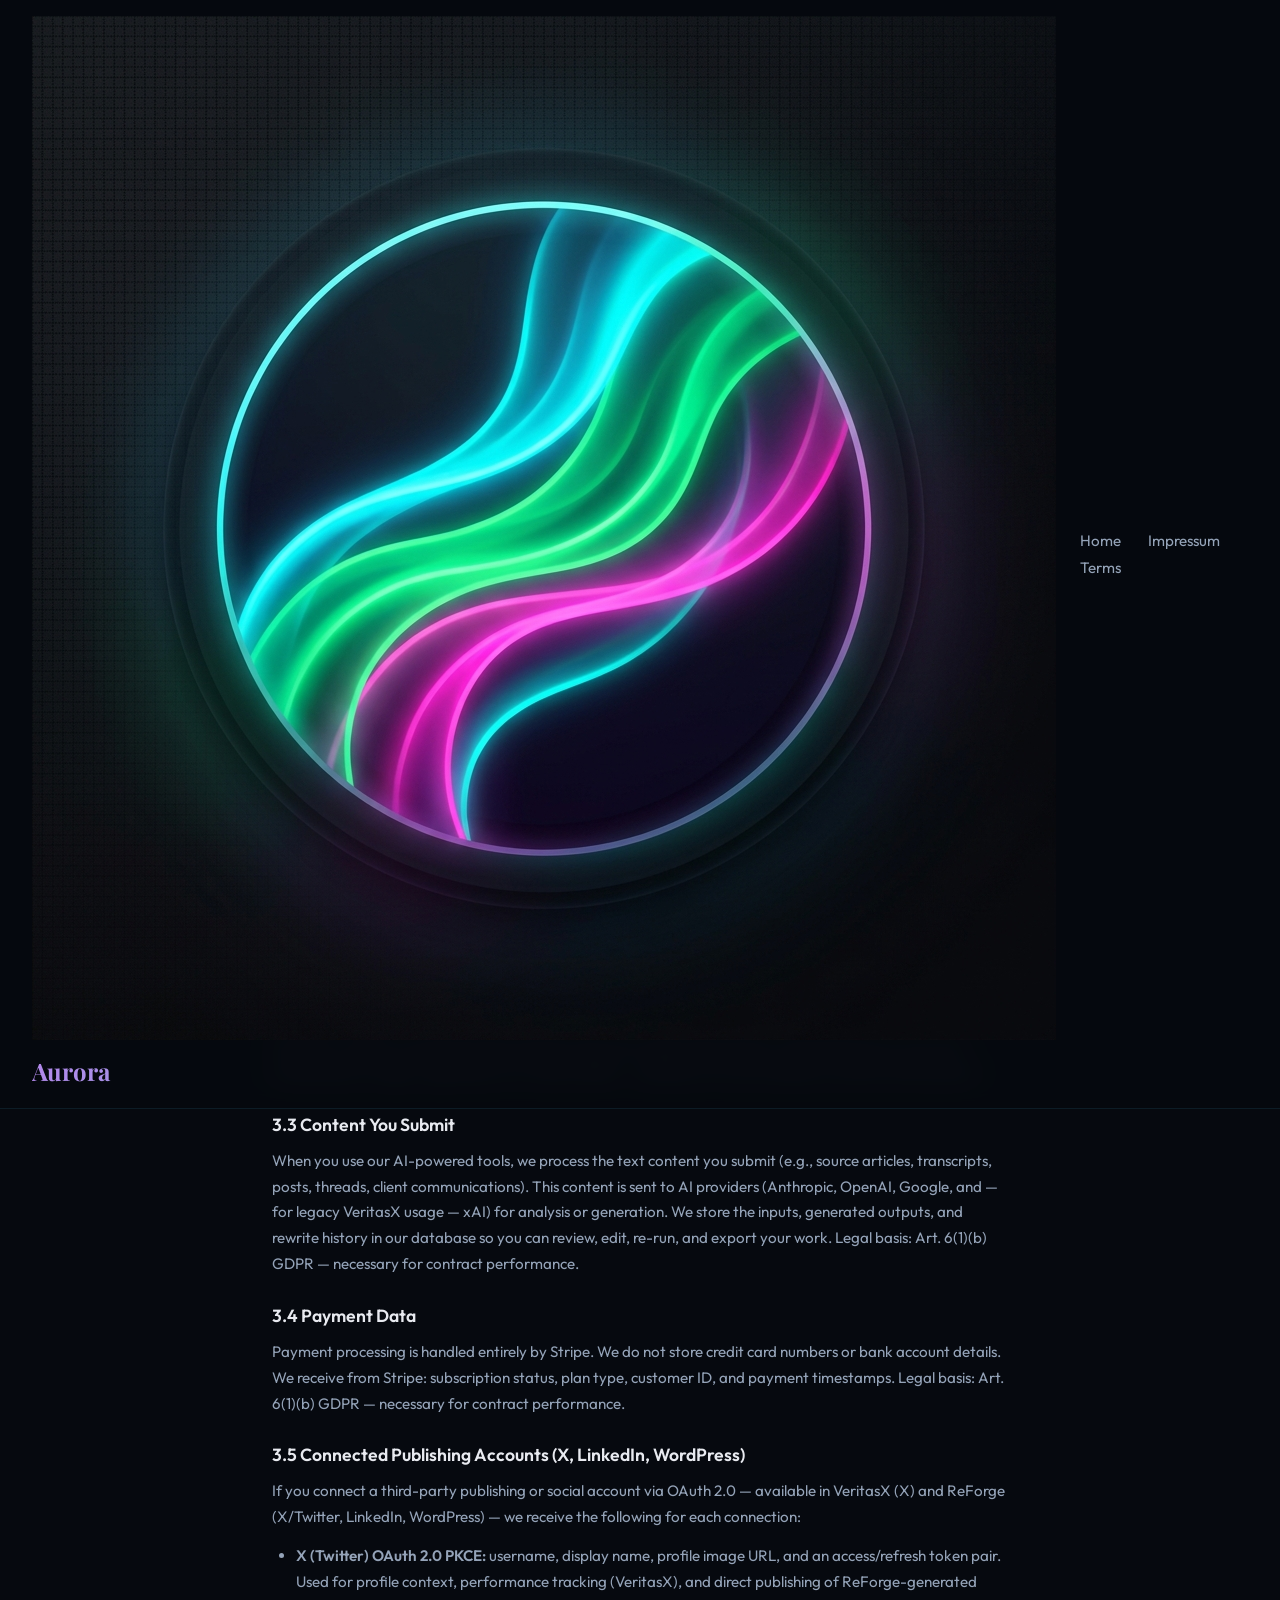
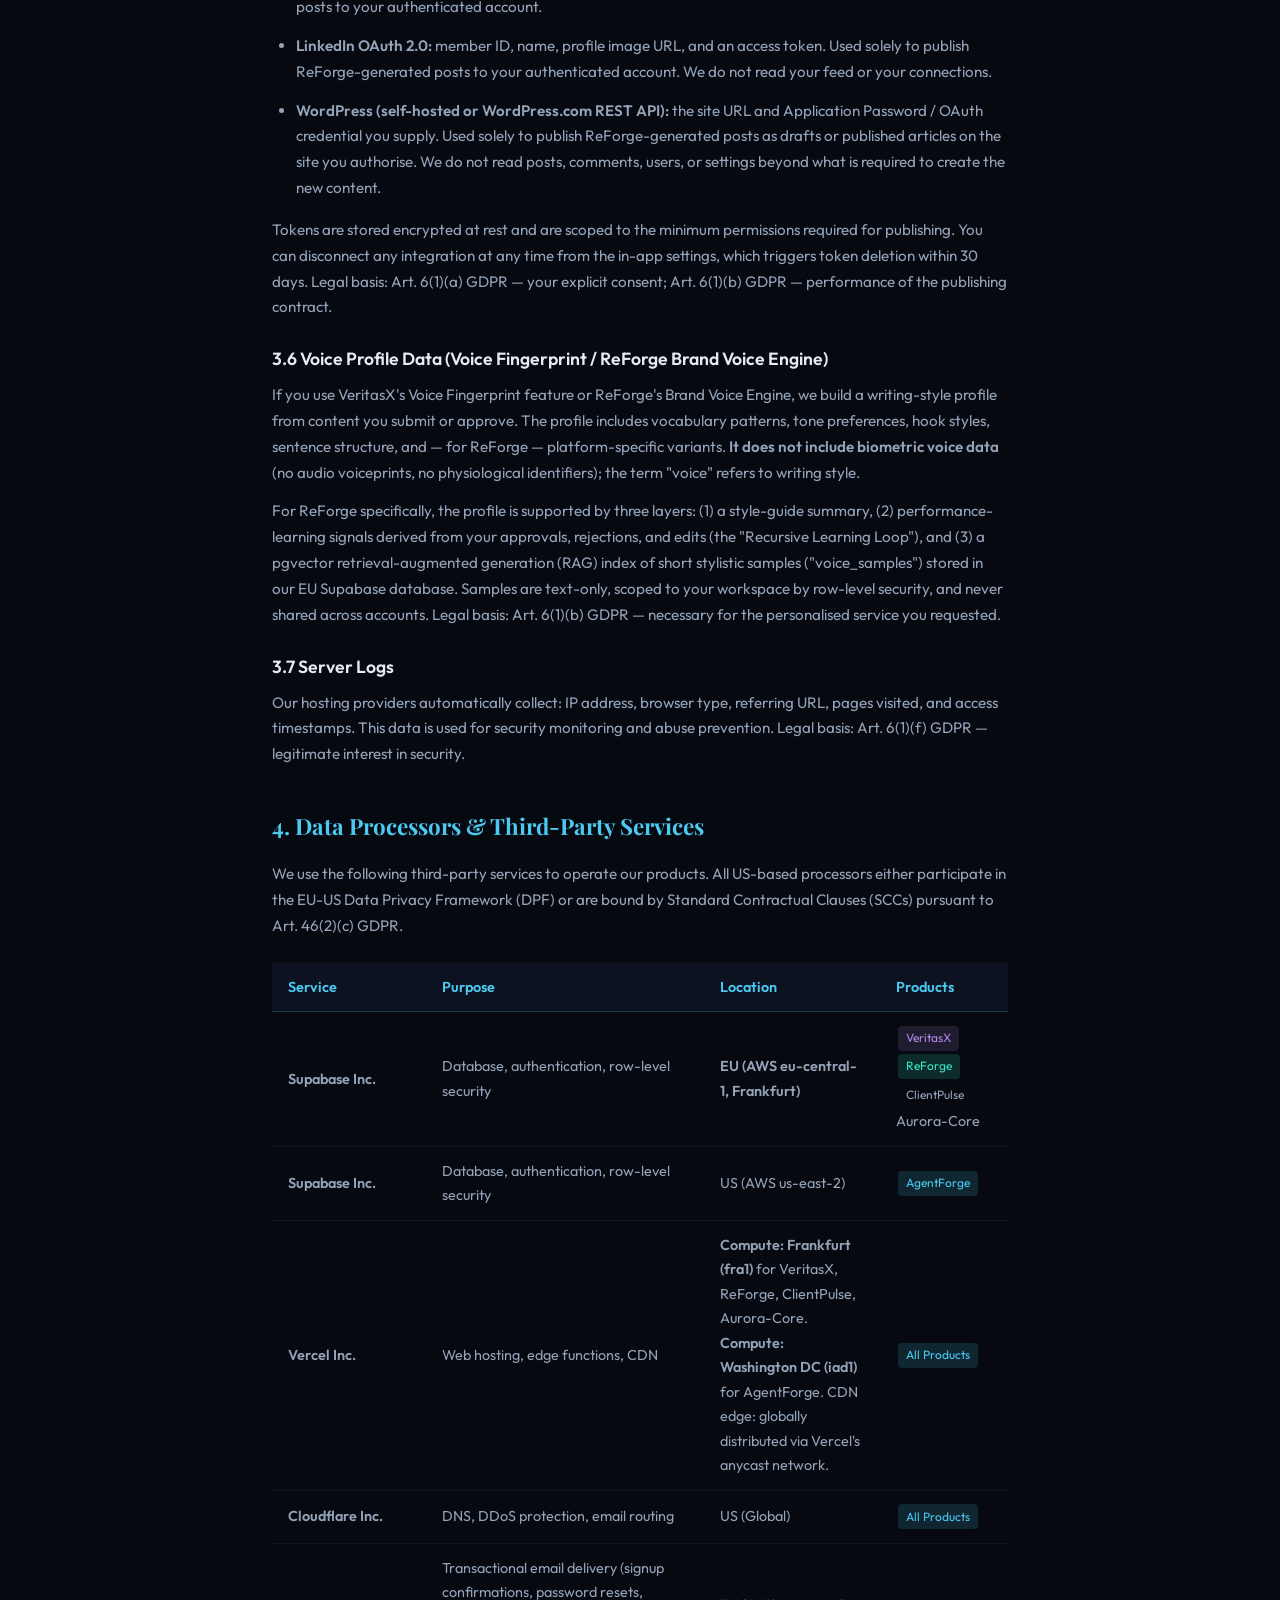
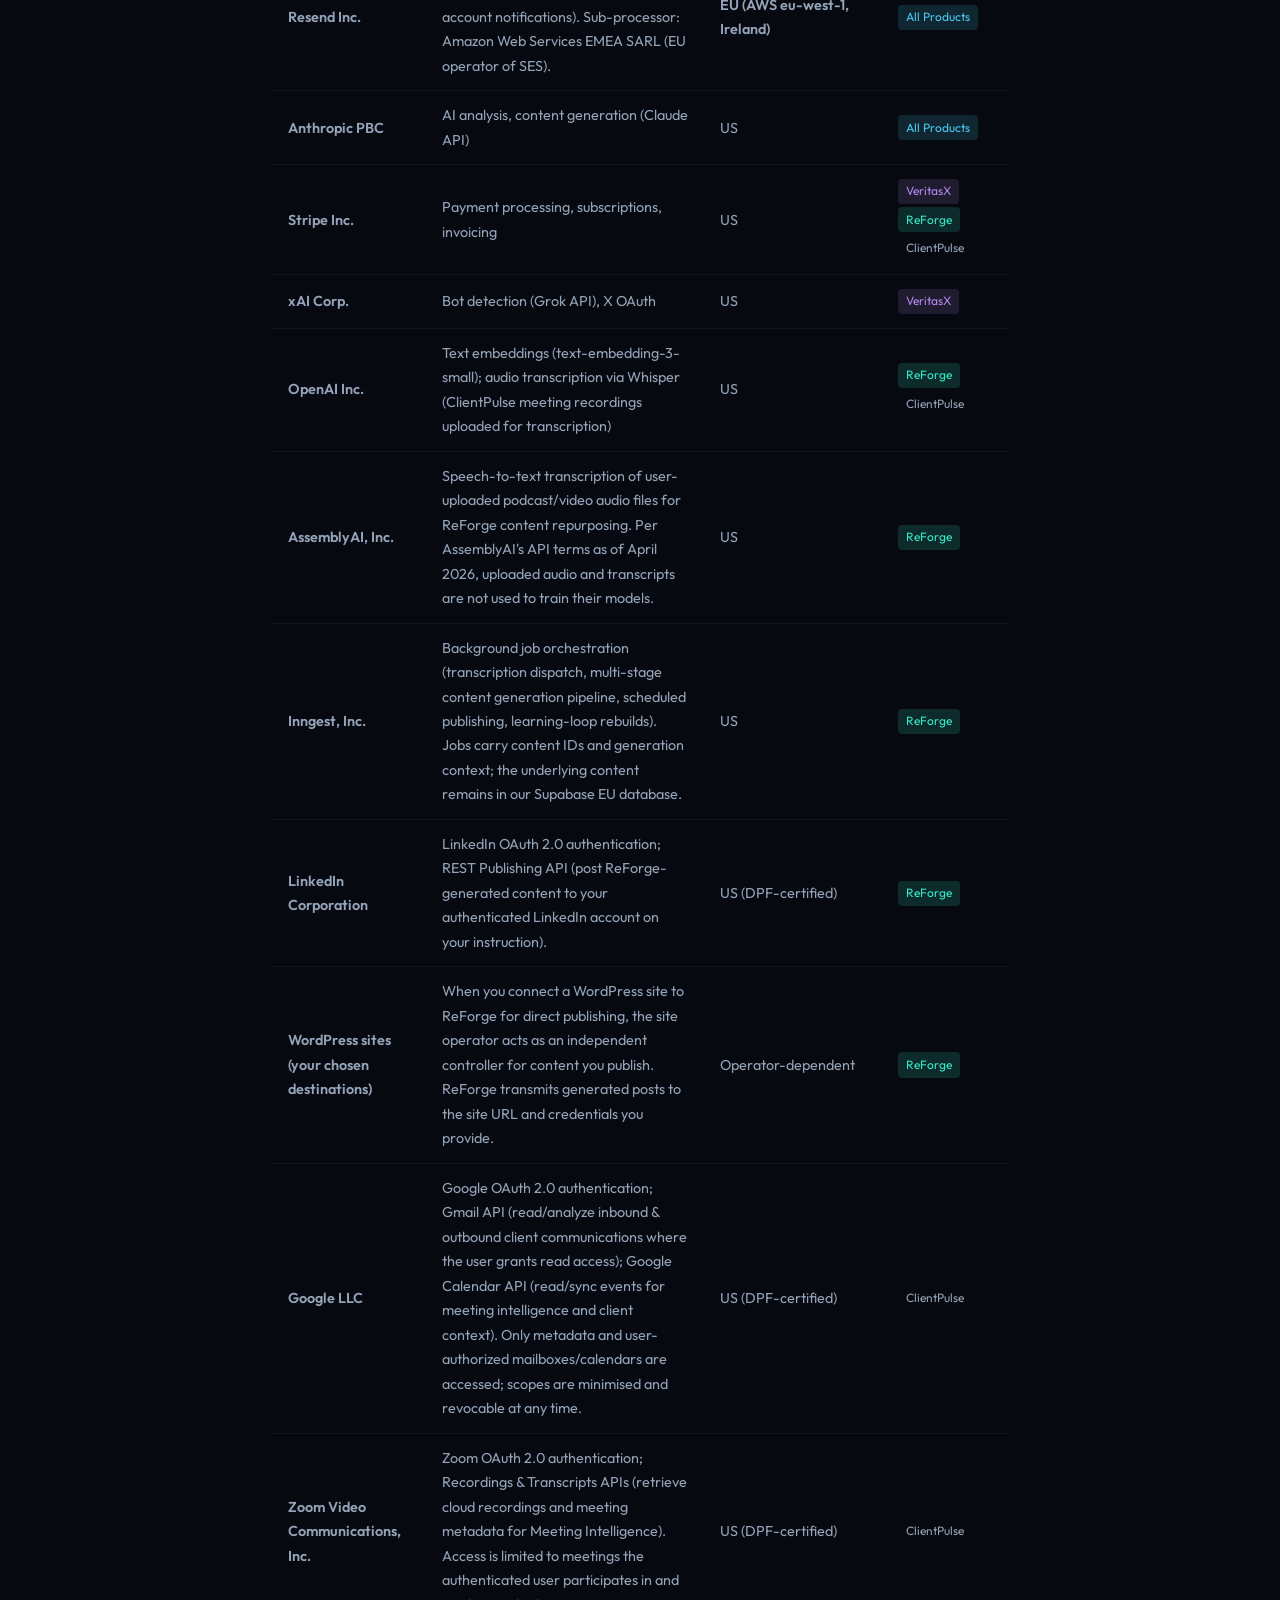
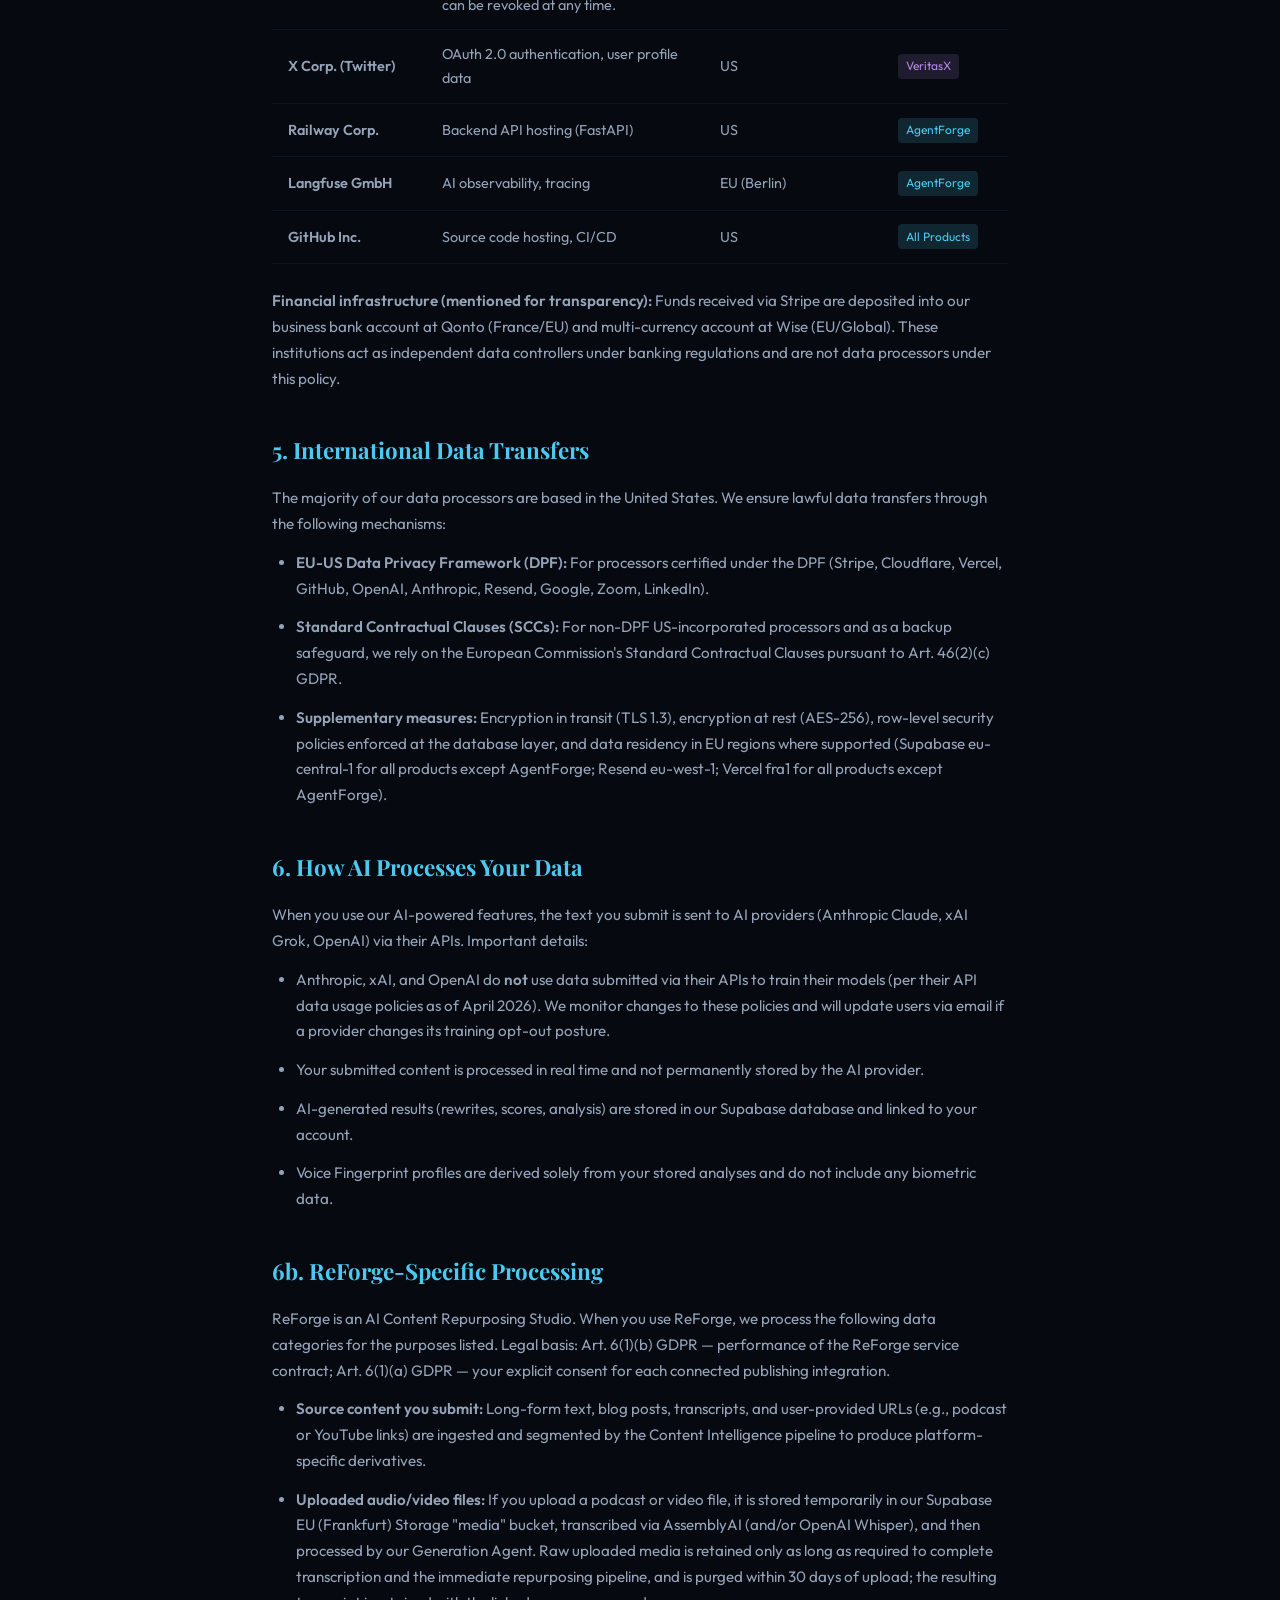
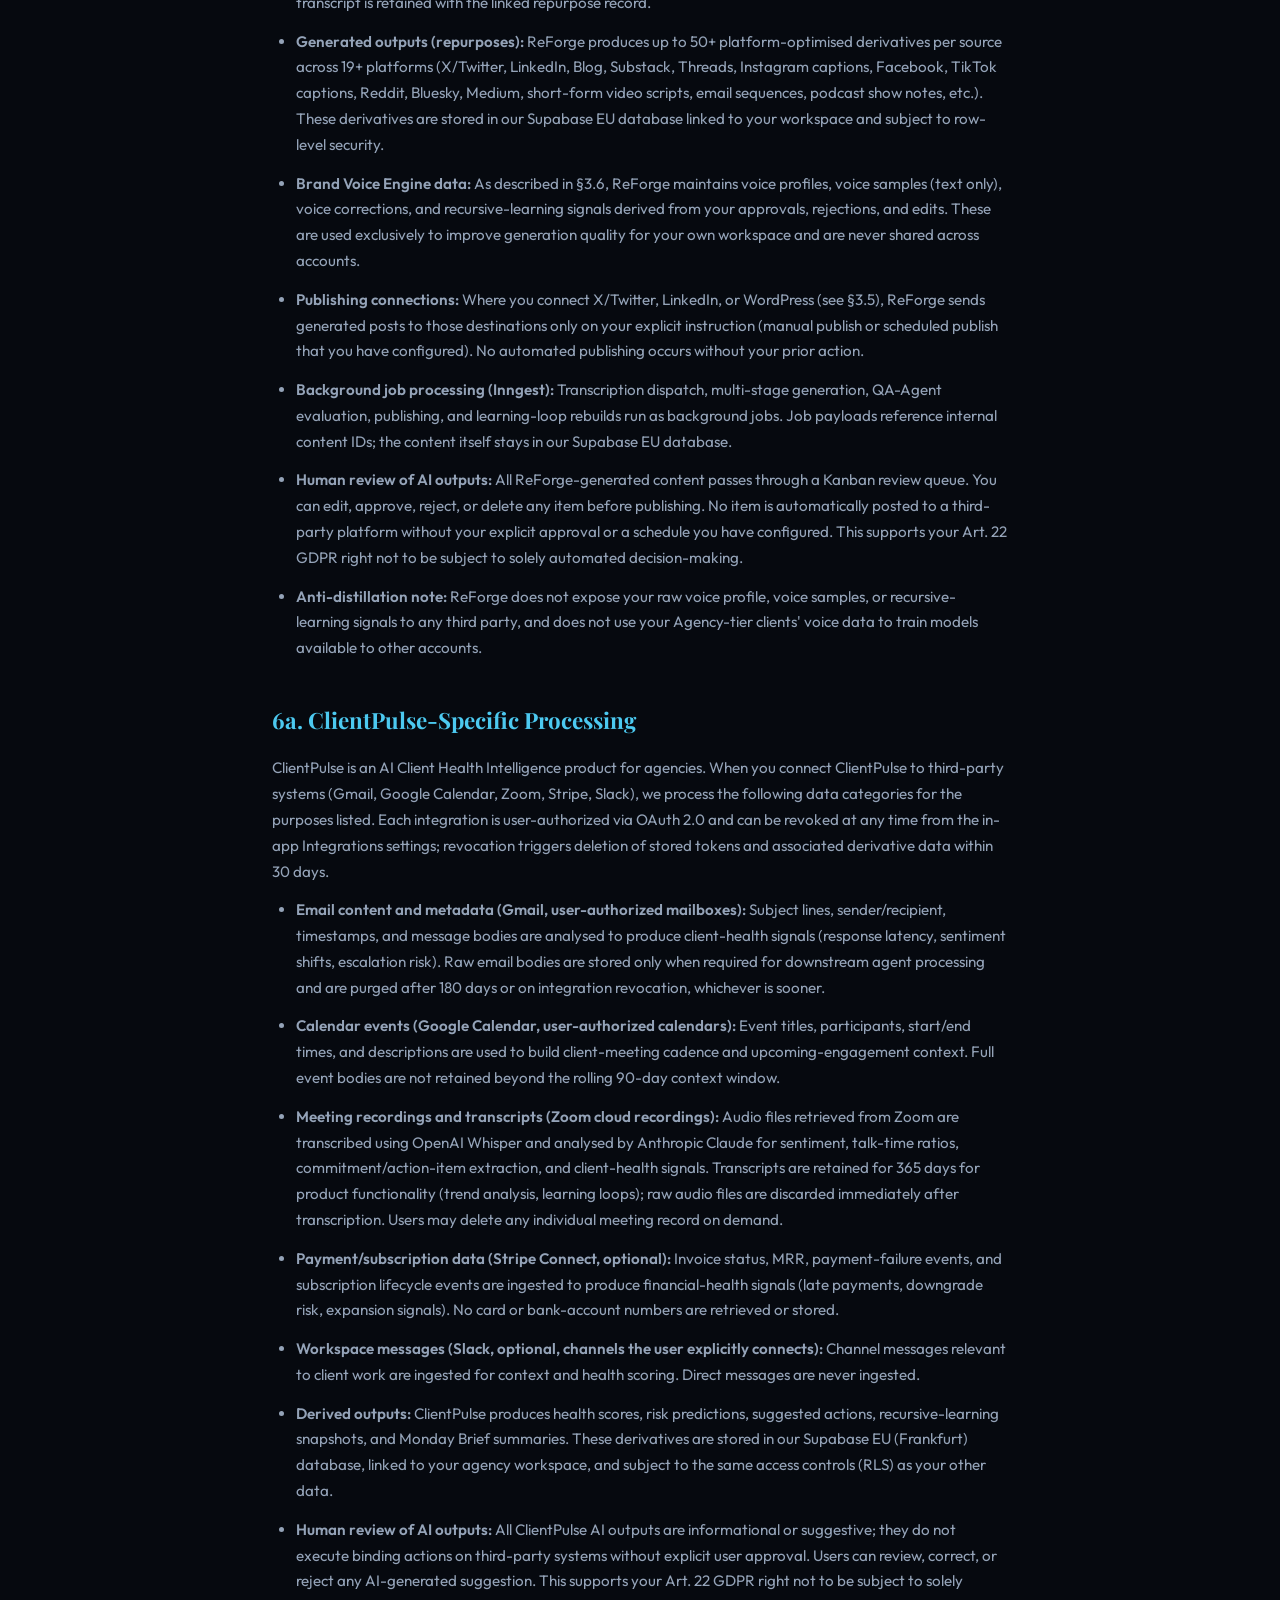
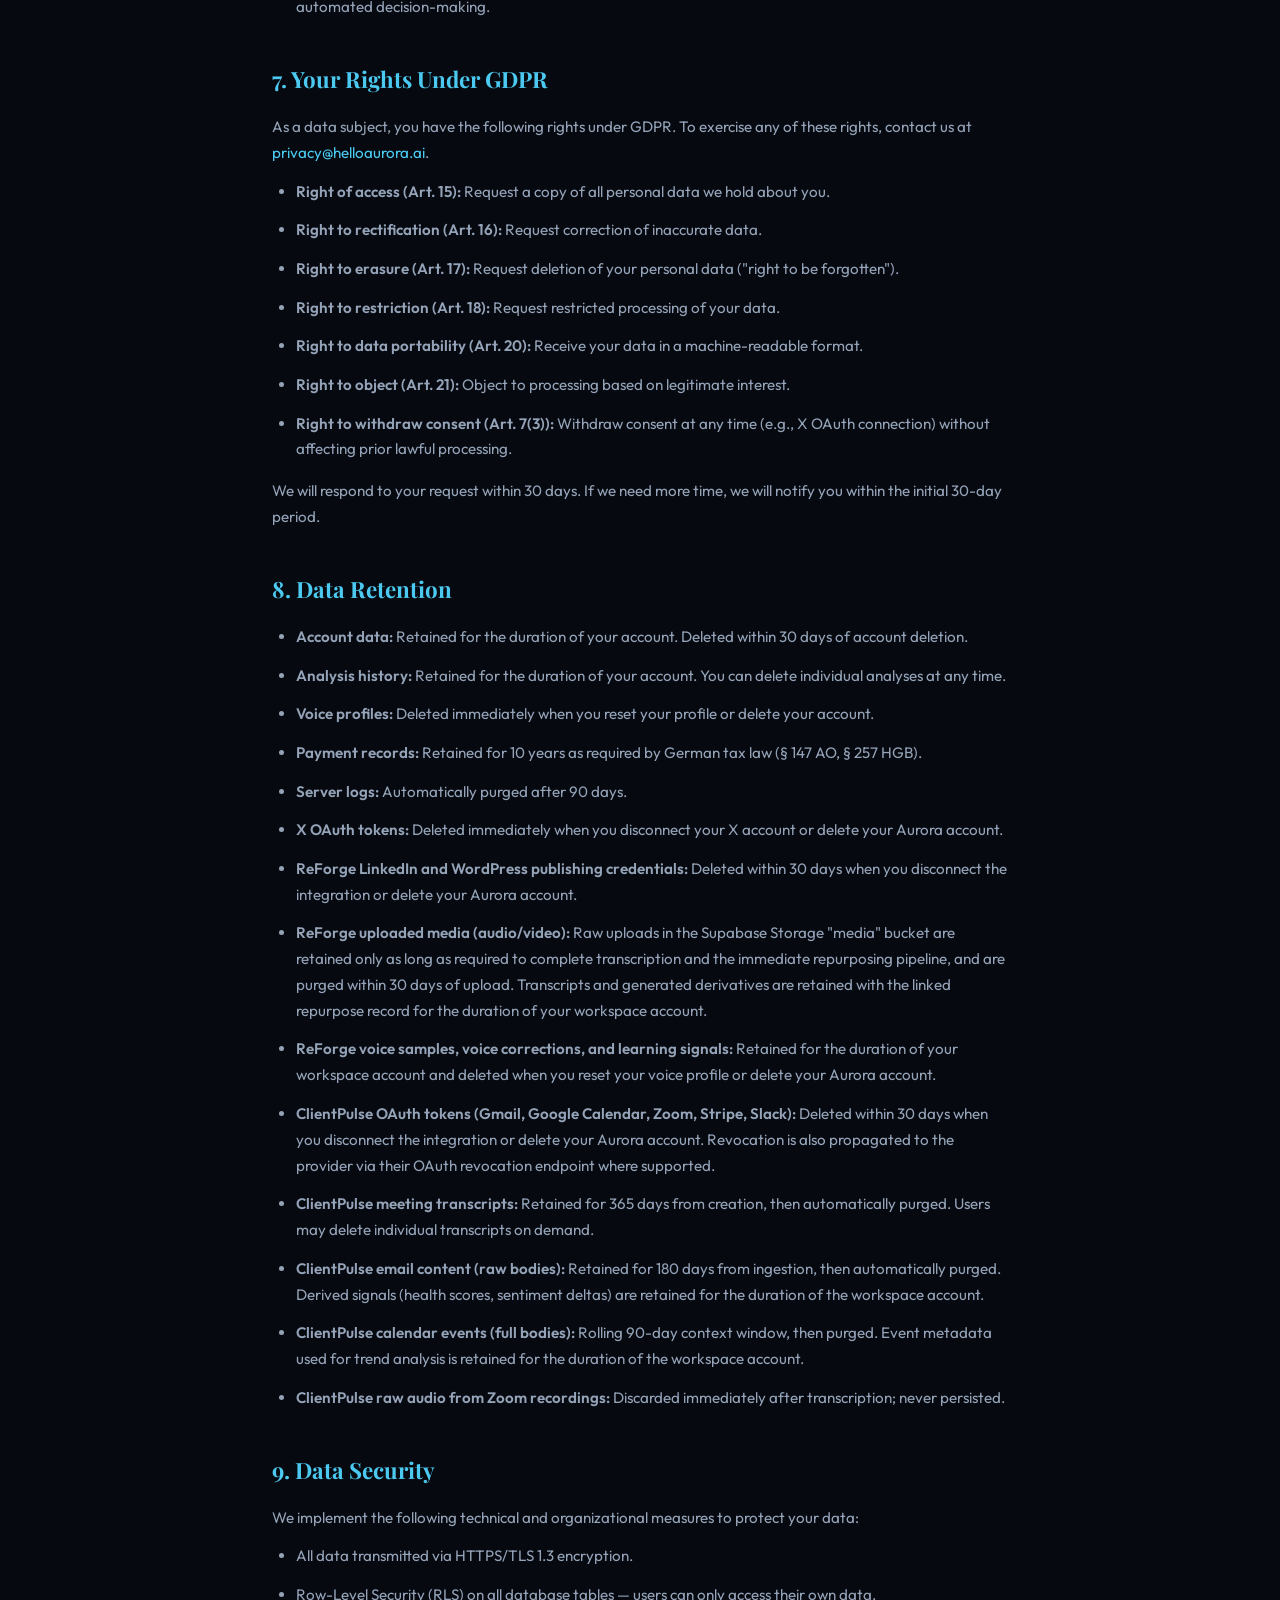
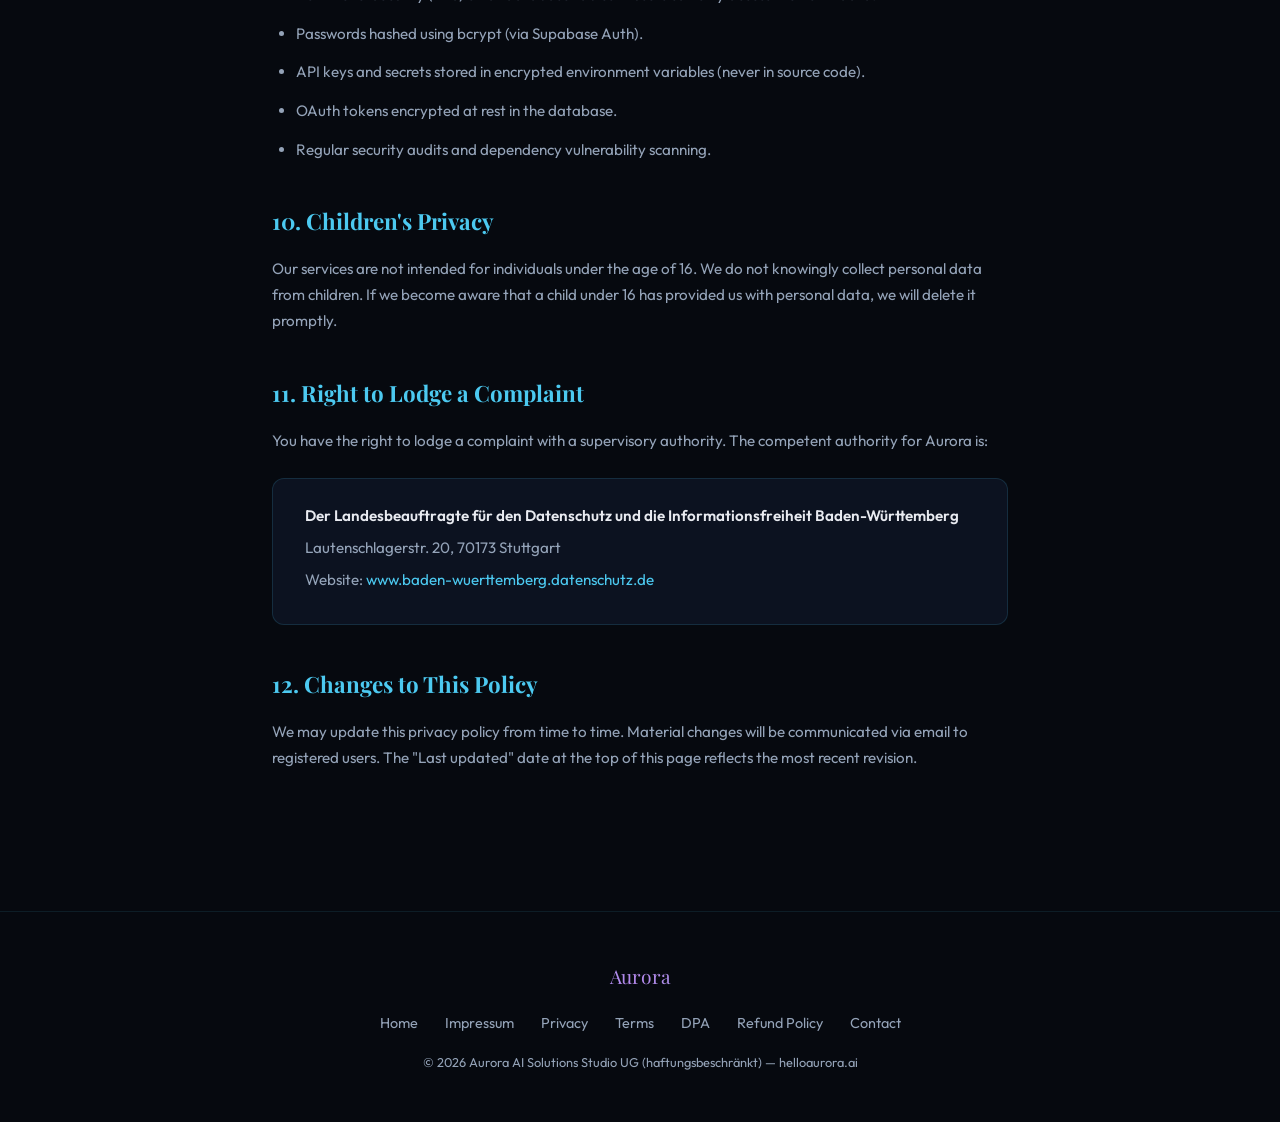
<file: privacy.html>
<!DOCTYPE html>
<html lang="en">
<head>
  <meta charset="UTF-8" />
  <meta name="viewport" content="width=device-width, initial-scale=1.0" />
  <title>Privacy Policy — Aurora AI Solutions Studio</title>
  <meta name="description" content="Privacy Policy (Datenschutzerklärung) for Aurora AI Solutions Studio UG — GDPR/DSGVO compliant" />
  <!-- Self-hosted fonts — no third-party requests (GDPR/DSGVO compliant) -->
  <link rel="stylesheet" href="fonts/fonts.css">
  <style>
    :root {
      --bg-deep: #06090f;
      --bg-card: #0c1220;
      --text-primary: #e8eaf0;
      --text-secondary: #94a3b8;
      --accent-blue: #4cc9f0;
      --accent-purple: #b388eb;
      --accent-teal: #38e8c8;
      --aurora-gradient: linear-gradient(135deg, #4cc9f0, #b388eb, #38e8c8);
    }
    * { margin: 0; padding: 0; box-sizing: border-box; }
    body { font-family: 'Outfit', sans-serif; background: var(--bg-deep); color: var(--text-primary); line-height: 1.7; min-height: 100vh; }
    nav { position: fixed; top: 0; left: 0; right: 0; z-index: 100; display: flex; align-items: center; justify-content: space-between; padding: 1rem 2rem; background: rgba(6,9,15,0.9); backdrop-filter: blur(12px); border-bottom: 1px solid rgba(76,201,240,0.1); }
    .nav-brand { font-family: 'Playfair Display', serif; font-size: 1.5rem; font-weight: 700; background: var(--aurora-gradient); -webkit-background-clip: text; -webkit-text-fill-color: transparent; text-decoration: none; }
    .nav-links a { color: var(--text-secondary); text-decoration: none; margin-left: 1.5rem; font-size: 0.95rem; transition: color 0.3s; }
    .nav-links a:hover { color: var(--accent-blue); }
    .legal-container { max-width: 800px; margin: 0 auto; padding: 8rem 2rem 4rem; }
    .legal-container h1 { font-family: 'Playfair Display', serif; font-size: 2.5rem; margin-bottom: 0.5rem; background: var(--aurora-gradient); -webkit-background-clip: text; -webkit-text-fill-color: transparent; }
    .legal-container .subtitle { color: var(--text-secondary); font-size: 1rem; margin-bottom: 2.5rem; }
    .legal-container h2 { font-family: 'Playfair Display', serif; font-size: 1.4rem; color: var(--accent-blue); margin-top: 2.5rem; margin-bottom: 1rem; }
    .legal-container h3 { font-size: 1.1rem; color: var(--text-primary); margin-top: 1.5rem; margin-bottom: 0.5rem; }
    .legal-container p, .legal-container li { color: var(--text-secondary); margin-bottom: 0.8rem; font-size: 0.95rem; }
    .legal-container a { color: var(--accent-blue); text-decoration: none; }
    .legal-container a:hover { text-decoration: underline; }
    .legal-container ul, .legal-container ol { padding-left: 1.5rem; margin-bottom: 1rem; }
    .info-card { background: var(--bg-card); border: 1px solid rgba(76,201,240,0.15); border-radius: 12px; padding: 1.5rem 2rem; margin: 1.5rem 0; }
    .info-card p { margin-bottom: 0.4rem; }
    .info-card strong { color: var(--text-primary); }
    .processor-table { width: 100%; border-collapse: collapse; margin: 1.5rem 0; font-size: 0.9rem; }
    .processor-table th { text-align: left; padding: 0.75rem 1rem; background: var(--bg-card); color: var(--accent-blue); border-bottom: 1px solid rgba(76,201,240,0.2); font-weight: 600; }
    .processor-table td { padding: 0.75rem 1rem; border-bottom: 1px solid rgba(76,201,240,0.08); color: var(--text-secondary); }
    .processor-table tr:hover td { background: rgba(76,201,240,0.03); }
    .product-tag { display: inline-block; padding: 0.15rem 0.5rem; border-radius: 4px; font-size: 0.75rem; margin: 0.1rem; }
    .tag-all { background: rgba(76,201,240,0.15); color: var(--accent-blue); }
    .tag-veritasx { background: rgba(179,136,235,0.15); color: var(--accent-purple); }
    .tag-reforge { background: rgba(56,232,200,0.15); color: var(--accent-teal); }
    .tag-agentforge { background: rgba(76,201,240,0.15); color: var(--accent-blue); }
    footer { text-align: center; padding: 3rem 2rem; border-top: 1px solid rgba(76,201,240,0.1); margin-top: 4rem; }
    .footer-brand { font-family: 'Playfair Display', serif; font-size: 1.2rem; background: var(--aurora-gradient); -webkit-background-clip: text; -webkit-text-fill-color: transparent; margin-bottom: 1rem; }
    .footer-links { margin-bottom: 1rem; }
    .footer-links a { color: var(--text-secondary); text-decoration: none; margin: 0 0.75rem; font-size: 0.9rem; }
    .footer-links a:hover { color: var(--accent-blue); }
    .footer-copy { color: var(--text-secondary); font-size: 0.8rem; }
    @media (max-width: 768px) {
      .legal-container { padding: 6rem 1.25rem 3rem; }
      .legal-container h1 { font-size: 1.8rem; }
      nav { padding: 0.75rem 1rem; }
      .nav-links a { margin-left: 0.75rem; font-size: 0.85rem; }
      .processor-table { font-size: 0.8rem; }
      .processor-table th, .processor-table td { padding: 0.5rem; }
    }
  </style>
    <link rel="icon" type="image/png" href="/favicon.png">
</head>
<body>
  <nav>
    <a href="/" class="nav-brand"><img src="/favicon.png" alt="Aurora Logo">Aurora</a>
    <div class="nav-links">
      <a href="/">Home</a>
      <a href="/impressum.html">Impressum</a>
      <a href="/terms.html">Terms</a>
    </div>
  </nav>

  <div class="legal-container">
    <h1>Privacy Policy</h1>
    <p class="subtitle">Datenschutzerklärung — Last updated: April 14, 2026</p>

    <h2>1. Controller / Verantwortlicher</h2>
    <div class="info-card">
      <p><strong>Aurora AI Solutions Studio UG (haftungsbeschränkt)</strong></p>
      <p>Friedhofstr. 10, 70191 Stuttgart, Germany</p>
      <p>E-Mail: <a href="mailto:info@helloaurora.ai">info@helloaurora.ai</a></p>
      <p>Telefon: +49 172 9557922</p>
      <p><strong>Data Protection Contact:</strong> Sasa Stanojevic — <a href="mailto:privacy@helloaurora.ai">privacy@helloaurora.ai</a></p>
    </div>

    <h2>2. Overview</h2>
    <p>Aurora AI Solutions Studio UG ("Aurora," "we," "us") operates multiple AI-powered software products under the domain helloaurora.ai. This privacy policy applies to all Aurora products: VeritasX, ReForge, ClientPulse, and AgentForge, as well as the Aurora company website.</p>
    <p>We process personal data in compliance with the EU General Data Protection Regulation (GDPR/DSGVO), the German Federal Data Protection Act (BDSG), and the German Telemedia Act (TMG/TTDSG).</p>

    <h2>3. What Data We Collect</h2>

    <h3>3.1 Account Data</h3>
    <p>When you create an account, we collect: email address, hashed password (via Supabase Auth), and account creation timestamp. Legal basis: Art. 6(1)(b) GDPR — necessary for contract performance.</p>

    <h3>3.2 Usage Data</h3>
    <p>We track: number of analyses performed (for free-tier usage enforcement), which features you use, and timestamps of usage. Legal basis: Art. 6(1)(b) GDPR — necessary for service delivery and tier enforcement.</p>

    <h3>3.3 Content You Submit</h3>
    <p>When you use our AI-powered tools, we process the text content you submit (e.g., source articles, transcripts, posts, threads, client communications). This content is sent to AI providers (Anthropic, OpenAI, Google, and — for legacy VeritasX usage — xAI) for analysis or generation. We store the inputs, generated outputs, and rewrite history in our database so you can review, edit, re-run, and export your work. Legal basis: Art. 6(1)(b) GDPR — necessary for contract performance.</p>

    <h3>3.4 Payment Data</h3>
    <p>Payment processing is handled entirely by Stripe. We do not store credit card numbers or bank account details. We receive from Stripe: subscription status, plan type, customer ID, and payment timestamps. Legal basis: Art. 6(1)(b) GDPR — necessary for contract performance.</p>

    <h3>3.5 Connected Publishing Accounts (X, LinkedIn, WordPress)</h3>
    <p>If you connect a third-party publishing or social account via OAuth 2.0 — available in VeritasX (X) and ReForge (X/Twitter, LinkedIn, WordPress) — we receive the following for each connection:</p>
    <ul>
      <li><strong>X (Twitter) OAuth 2.0 PKCE:</strong> username, display name, profile image URL, and an access/refresh token pair. Used for profile context, performance tracking (VeritasX), and direct publishing of ReForge-generated posts to your authenticated account.</li>
      <li><strong>LinkedIn OAuth 2.0:</strong> member ID, name, profile image URL, and an access token. Used solely to publish ReForge-generated posts to your authenticated account. We do not read your feed or your connections.</li>
      <li><strong>WordPress (self-hosted or WordPress.com REST API):</strong> the site URL and Application Password / OAuth credential you supply. Used solely to publish ReForge-generated posts as drafts or published articles on the site you authorise. We do not read posts, comments, users, or settings beyond what is required to create the new content.</li>
    </ul>
    <p>Tokens are stored encrypted at rest and are scoped to the minimum permissions required for publishing. You can disconnect any integration at any time from the in-app settings, which triggers token deletion within 30 days. Legal basis: Art. 6(1)(a) GDPR — your explicit consent; Art. 6(1)(b) GDPR — performance of the publishing contract.</p>

    <h3>3.6 Voice Profile Data (Voice Fingerprint / ReForge Brand Voice Engine)</h3>
    <p>If you use VeritasX's Voice Fingerprint feature or ReForge's Brand Voice Engine, we build a writing-style profile from content you submit or approve. The profile includes vocabulary patterns, tone preferences, hook styles, sentence structure, and — for ReForge — platform-specific variants. <strong>It does not include biometric voice data</strong> (no audio voiceprints, no physiological identifiers); the term "voice" refers to writing style.</p>
    <p>For ReForge specifically, the profile is supported by three layers: (1) a style-guide summary, (2) performance-learning signals derived from your approvals, rejections, and edits (the "Recursive Learning Loop"), and (3) a pgvector retrieval-augmented generation (RAG) index of short stylistic samples ("voice_samples") stored in our EU Supabase database. Samples are text-only, scoped to your workspace by row-level security, and never shared across accounts. Legal basis: Art. 6(1)(b) GDPR — necessary for the personalised service you requested.</p>

    <h3>3.7 Server Logs</h3>
    <p>Our hosting providers automatically collect: IP address, browser type, referring URL, pages visited, and access timestamps. This data is used for security monitoring and abuse prevention. Legal basis: Art. 6(1)(f) GDPR — legitimate interest in security.</p>

    <h2>4. Data Processors &amp; Third-Party Services</h2>
    <p>We use the following third-party services to operate our products. All US-based processors either participate in the EU-US Data Privacy Framework (DPF) or are bound by Standard Contractual Clauses (SCCs) pursuant to Art. 46(2)(c) GDPR.</p>

    <table class="processor-table">
      <thead>
        <tr>
          <th>Service</th>
          <th>Purpose</th>
          <th>Location</th>
          <th>Products</th>
        </tr>
      </thead>
      <tbody>
        <tr>
          <td><strong>Supabase Inc.</strong></td>
          <td>Database, authentication, row-level security</td>
          <td><strong>EU (AWS eu-central-1, Frankfurt)</strong></td>
          <td><span class="product-tag tag-veritasx">VeritasX</span> <span class="product-tag tag-reforge">ReForge</span> <span class="product-tag tag-clientpulse">ClientPulse</span> Aurora-Core</td>
        </tr>
        <tr>
          <td><strong>Supabase Inc.</strong></td>
          <td>Database, authentication, row-level security</td>
          <td>US (AWS us-east-2)</td>
          <td><span class="product-tag tag-agentforge">AgentForge</span></td>
        </tr>
        <tr>
          <td><strong>Vercel Inc.</strong></td>
          <td>Web hosting, edge functions, CDN</td>
          <td><strong>Compute: Frankfurt (fra1)</strong> for VeritasX, ReForge, ClientPulse, Aurora-Core. <strong>Compute: Washington DC (iad1)</strong> for AgentForge. CDN edge: globally distributed via Vercel's anycast network.</td>
          <td><span class="product-tag tag-all">All Products</span></td>
        </tr>
        <tr>
          <td><strong>Cloudflare Inc.</strong></td>
          <td>DNS, DDoS protection, email routing</td>
          <td>US (Global)</td>
          <td><span class="product-tag tag-all">All Products</span></td>
        </tr>
        <tr>
          <td><strong>Resend Inc.</strong></td>
          <td>Transactional email delivery (signup confirmations, password resets, account notifications). Sub-processor: Amazon Web Services EMEA SARL (EU operator of SES).</td>
          <td><strong>EU (AWS eu-west-1, Ireland)</strong></td>
          <td><span class="product-tag tag-all">All Products</span></td>
        </tr>
        <tr>
          <td><strong>Anthropic PBC</strong></td>
          <td>AI analysis, content generation (Claude API)</td>
          <td>US</td>
          <td><span class="product-tag tag-all">All Products</span></td>
        </tr>
        <tr>
          <td><strong>Stripe Inc.</strong></td>
          <td>Payment processing, subscriptions, invoicing</td>
          <td>US</td>
          <td><span class="product-tag tag-veritasx">VeritasX</span> <span class="product-tag tag-reforge">ReForge</span> <span class="product-tag tag-clientpulse">ClientPulse</span></td>
        </tr>
        <tr>
          <td><strong>xAI Corp.</strong></td>
          <td>Bot detection (Grok API), X OAuth</td>
          <td>US</td>
          <td><span class="product-tag tag-veritasx">VeritasX</span></td>
        </tr>
        <tr>
          <td><strong>OpenAI Inc.</strong></td>
          <td>Text embeddings (text-embedding-3-small); audio transcription via Whisper (ClientPulse meeting recordings uploaded for transcription)</td>
          <td>US</td>
          <td><span class="product-tag tag-reforge">ReForge</span> <span class="product-tag tag-clientpulse">ClientPulse</span></td>
        </tr>
        <tr>
          <td><strong>AssemblyAI, Inc.</strong></td>
          <td>Speech-to-text transcription of user-uploaded podcast/video audio files for ReForge content repurposing. Per AssemblyAI's API terms as of April 2026, uploaded audio and transcripts are not used to train their models.</td>
          <td>US</td>
          <td><span class="product-tag tag-reforge">ReForge</span></td>
        </tr>
        <tr>
          <td><strong>Inngest, Inc.</strong></td>
          <td>Background job orchestration (transcription dispatch, multi-stage content generation pipeline, scheduled publishing, learning-loop rebuilds). Jobs carry content IDs and generation context; the underlying content remains in our Supabase EU database.</td>
          <td>US</td>
          <td><span class="product-tag tag-reforge">ReForge</span></td>
        </tr>
        <tr>
          <td><strong>LinkedIn Corporation</strong></td>
          <td>LinkedIn OAuth 2.0 authentication; REST Publishing API (post ReForge-generated content to your authenticated LinkedIn account on your instruction).</td>
          <td>US (DPF-certified)</td>
          <td><span class="product-tag tag-reforge">ReForge</span></td>
        </tr>
        <tr>
          <td><strong>WordPress sites (your chosen destinations)</strong></td>
          <td>When you connect a WordPress site to ReForge for direct publishing, the site operator acts as an independent controller for content you publish. ReForge transmits generated posts to the site URL and credentials you provide.</td>
          <td>Operator-dependent</td>
          <td><span class="product-tag tag-reforge">ReForge</span></td>
        </tr>
        <tr>
          <td><strong>Google LLC</strong></td>
          <td>Google OAuth 2.0 authentication; Gmail API (read/analyze inbound &amp; outbound client communications where the user grants read access); Google Calendar API (read/sync events for meeting intelligence and client context). Only metadata and user-authorized mailboxes/calendars are accessed; scopes are minimised and revocable at any time.</td>
          <td>US (DPF-certified)</td>
          <td><span class="product-tag tag-clientpulse">ClientPulse</span></td>
        </tr>
        <tr>
          <td><strong>Zoom Video Communications, Inc.</strong></td>
          <td>Zoom OAuth 2.0 authentication; Recordings &amp; Transcripts APIs (retrieve cloud recordings and meeting metadata for Meeting Intelligence). Access is limited to meetings the authenticated user participates in and can be revoked at any time.</td>
          <td>US (DPF-certified)</td>
          <td><span class="product-tag tag-clientpulse">ClientPulse</span></td>
        </tr>
        <tr>
          <td><strong>X Corp. (Twitter)</strong></td>
          <td>OAuth 2.0 authentication, user profile data</td>
          <td>US</td>
          <td><span class="product-tag tag-veritasx">VeritasX</span></td>
        </tr>
        <tr>
          <td><strong>Railway Corp.</strong></td>
          <td>Backend API hosting (FastAPI)</td>
          <td>US</td>
          <td><span class="product-tag tag-agentforge">AgentForge</span></td>
        </tr>
        <tr>
          <td><strong>Langfuse GmbH</strong></td>
          <td>AI observability, tracing</td>
          <td>EU (Berlin)</td>
          <td><span class="product-tag tag-agentforge">AgentForge</span></td>
        </tr>
        <tr>
          <td><strong>GitHub Inc.</strong></td>
          <td>Source code hosting, CI/CD</td>
          <td>US</td>
          <td><span class="product-tag tag-all">All Products</span></td>
        </tr>
      </tbody>
    </table>

    <p><strong>Financial infrastructure (mentioned for transparency):</strong> Funds received via Stripe are deposited into our business bank account at Qonto (France/EU) and multi-currency account at Wise (EU/Global). These institutions act as independent data controllers under banking regulations and are not data processors under this policy.</p>

    <h2>5. International Data Transfers</h2>
    <p>The majority of our data processors are based in the United States. We ensure lawful data transfers through the following mechanisms:</p>
    <ul>
      <li><strong>EU-US Data Privacy Framework (DPF):</strong> For processors certified under the DPF (Stripe, Cloudflare, Vercel, GitHub, OpenAI, Anthropic, Resend, Google, Zoom, LinkedIn).</li>
      <li><strong>Standard Contractual Clauses (SCCs):</strong> For non-DPF US-incorporated processors and as a backup safeguard, we rely on the European Commission's Standard Contractual Clauses pursuant to Art. 46(2)(c) GDPR.</li>
      <li><strong>Supplementary measures:</strong> Encryption in transit (TLS 1.3), encryption at rest (AES-256), row-level security policies enforced at the database layer, and data residency in EU regions where supported (Supabase eu-central-1 for all products except AgentForge; Resend eu-west-1; Vercel fra1 for all products except AgentForge).</li>
    </ul>

    <h2>6. How AI Processes Your Data</h2>
    <p>When you use our AI-powered features, the text you submit is sent to AI providers (Anthropic Claude, xAI Grok, OpenAI) via their APIs. Important details:</p>
    <ul>
      <li>Anthropic, xAI, and OpenAI do <strong>not</strong> use data submitted via their APIs to train their models (per their API data usage policies as of April 2026). We monitor changes to these policies and will update users via email if a provider changes its training opt-out posture.</li>
      <li>Your submitted content is processed in real time and not permanently stored by the AI provider.</li>
      <li>AI-generated results (rewrites, scores, analysis) are stored in our Supabase database and linked to your account.</li>
      <li>Voice Fingerprint profiles are derived solely from your stored analyses and do not include any biometric data.</li>
    </ul>

    <h2>6b. ReForge-Specific Processing</h2>
    <p>ReForge is an AI Content Repurposing Studio. When you use ReForge, we process the following data categories for the purposes listed. Legal basis: Art. 6(1)(b) GDPR — performance of the ReForge service contract; Art. 6(1)(a) GDPR — your explicit consent for each connected publishing integration.</p>
    <ul>
      <li><strong>Source content you submit:</strong> Long-form text, blog posts, transcripts, and user-provided URLs (e.g., podcast or YouTube links) are ingested and segmented by the Content Intelligence pipeline to produce platform-specific derivatives.</li>
      <li><strong>Uploaded audio/video files:</strong> If you upload a podcast or video file, it is stored temporarily in our Supabase EU (Frankfurt) Storage "media" bucket, transcribed via AssemblyAI (and/or OpenAI Whisper), and then processed by our Generation Agent. Raw uploaded media is retained only as long as required to complete transcription and the immediate repurposing pipeline, and is purged within 30 days of upload; the resulting transcript is retained with the linked repurpose record.</li>
      <li><strong>Generated outputs (repurposes):</strong> ReForge produces up to 50+ platform-optimised derivatives per source across 19+ platforms (X/Twitter, LinkedIn, Blog, Substack, Threads, Instagram captions, Facebook, TikTok captions, Reddit, Bluesky, Medium, short-form video scripts, email sequences, podcast show notes, etc.). These derivatives are stored in our Supabase EU database linked to your workspace and subject to row-level security.</li>
      <li><strong>Brand Voice Engine data:</strong> As described in §3.6, ReForge maintains voice profiles, voice samples (text only), voice corrections, and recursive-learning signals derived from your approvals, rejections, and edits. These are used exclusively to improve generation quality for your own workspace and are never shared across accounts.</li>
      <li><strong>Publishing connections:</strong> Where you connect X/Twitter, LinkedIn, or WordPress (see §3.5), ReForge sends generated posts to those destinations only on your explicit instruction (manual publish or scheduled publish that you have configured). No automated publishing occurs without your prior action.</li>
      <li><strong>Background job processing (Inngest):</strong> Transcription dispatch, multi-stage generation, QA-Agent evaluation, publishing, and learning-loop rebuilds run as background jobs. Job payloads reference internal content IDs; the content itself stays in our Supabase EU database.</li>
      <li><strong>Human review of AI outputs:</strong> All ReForge-generated content passes through a Kanban review queue. You can edit, approve, reject, or delete any item before publishing. No item is automatically posted to a third-party platform without your explicit approval or a schedule you have configured. This supports your Art. 22 GDPR right not to be subject to solely automated decision-making.</li>
      <li><strong>Anti-distillation note:</strong> ReForge does not expose your raw voice profile, voice samples, or recursive-learning signals to any third party, and does not use your Agency-tier clients' voice data to train models available to other accounts.</li>
    </ul>

    <h2>6a. ClientPulse-Specific Processing</h2>
    <p>ClientPulse is an AI Client Health Intelligence product for agencies. When you connect ClientPulse to third-party systems (Gmail, Google Calendar, Zoom, Stripe, Slack), we process the following data categories for the purposes listed. Each integration is user-authorized via OAuth 2.0 and can be revoked at any time from the in-app Integrations settings; revocation triggers deletion of stored tokens and associated derivative data within 30 days.</p>
    <ul>
      <li><strong>Email content and metadata (Gmail, user-authorized mailboxes):</strong> Subject lines, sender/recipient, timestamps, and message bodies are analysed to produce client-health signals (response latency, sentiment shifts, escalation risk). Raw email bodies are stored only when required for downstream agent processing and are purged after 180 days or on integration revocation, whichever is sooner.</li>
      <li><strong>Calendar events (Google Calendar, user-authorized calendars):</strong> Event titles, participants, start/end times, and descriptions are used to build client-meeting cadence and upcoming-engagement context. Full event bodies are not retained beyond the rolling 90-day context window.</li>
      <li><strong>Meeting recordings and transcripts (Zoom cloud recordings):</strong> Audio files retrieved from Zoom are transcribed using OpenAI Whisper and analysed by Anthropic Claude for sentiment, talk-time ratios, commitment/action-item extraction, and client-health signals. Transcripts are retained for 365 days for product functionality (trend analysis, learning loops); raw audio files are discarded immediately after transcription. Users may delete any individual meeting record on demand.</li>
      <li><strong>Payment/subscription data (Stripe Connect, optional):</strong> Invoice status, MRR, payment-failure events, and subscription lifecycle events are ingested to produce financial-health signals (late payments, downgrade risk, expansion signals). No card or bank-account numbers are retrieved or stored.</li>
      <li><strong>Workspace messages (Slack, optional, channels the user explicitly connects):</strong> Channel messages relevant to client work are ingested for context and health scoring. Direct messages are never ingested.</li>
      <li><strong>Derived outputs:</strong> ClientPulse produces health scores, risk predictions, suggested actions, recursive-learning snapshots, and Monday Brief summaries. These derivatives are stored in our Supabase EU (Frankfurt) database, linked to your agency workspace, and subject to the same access controls (RLS) as your other data.</li>
      <li><strong>Human review of AI outputs:</strong> All ClientPulse AI outputs are informational or suggestive; they do not execute binding actions on third-party systems without explicit user approval. Users can review, correct, or reject any AI-generated suggestion. This supports your Art. 22 GDPR right not to be subject to solely automated decision-making.</li>
    </ul>

    <h2>7. Your Rights Under GDPR</h2>
    <p>As a data subject, you have the following rights under GDPR. To exercise any of these rights, contact us at <a href="mailto:privacy@helloaurora.ai">privacy@helloaurora.ai</a>.</p>
    <ul>
      <li><strong>Right of access (Art. 15):</strong> Request a copy of all personal data we hold about you.</li>
      <li><strong>Right to rectification (Art. 16):</strong> Request correction of inaccurate data.</li>
      <li><strong>Right to erasure (Art. 17):</strong> Request deletion of your personal data ("right to be forgotten").</li>
      <li><strong>Right to restriction (Art. 18):</strong> Request restricted processing of your data.</li>
      <li><strong>Right to data portability (Art. 20):</strong> Receive your data in a machine-readable format.</li>
      <li><strong>Right to object (Art. 21):</strong> Object to processing based on legitimate interest.</li>
      <li><strong>Right to withdraw consent (Art. 7(3)):</strong> Withdraw consent at any time (e.g., X OAuth connection) without affecting prior lawful processing.</li>
    </ul>
    <p>We will respond to your request within 30 days. If we need more time, we will notify you within the initial 30-day period.</p>

    <h2>8. Data Retention</h2>
    <ul>
      <li><strong>Account data:</strong> Retained for the duration of your account. Deleted within 30 days of account deletion.</li>
      <li><strong>Analysis history:</strong> Retained for the duration of your account. You can delete individual analyses at any time.</li>
      <li><strong>Voice profiles:</strong> Deleted immediately when you reset your profile or delete your account.</li>
      <li><strong>Payment records:</strong> Retained for 10 years as required by German tax law (§ 147 AO, § 257 HGB).</li>
      <li><strong>Server logs:</strong> Automatically purged after 90 days.</li>
      <li><strong>X OAuth tokens:</strong> Deleted immediately when you disconnect your X account or delete your Aurora account.</li>
      <li><strong>ReForge LinkedIn and WordPress publishing credentials:</strong> Deleted within 30 days when you disconnect the integration or delete your Aurora account.</li>
      <li><strong>ReForge uploaded media (audio/video):</strong> Raw uploads in the Supabase Storage "media" bucket are retained only as long as required to complete transcription and the immediate repurposing pipeline, and are purged within 30 days of upload. Transcripts and generated derivatives are retained with the linked repurpose record for the duration of your workspace account.</li>
      <li><strong>ReForge voice samples, voice corrections, and learning signals:</strong> Retained for the duration of your workspace account and deleted when you reset your voice profile or delete your Aurora account.</li>
      <li><strong>ClientPulse OAuth tokens (Gmail, Google Calendar, Zoom, Stripe, Slack):</strong> Deleted within 30 days when you disconnect the integration or delete your Aurora account. Revocation is also propagated to the provider via their OAuth revocation endpoint where supported.</li>
      <li><strong>ClientPulse meeting transcripts:</strong> Retained for 365 days from creation, then automatically purged. Users may delete individual transcripts on demand.</li>
      <li><strong>ClientPulse email content (raw bodies):</strong> Retained for 180 days from ingestion, then automatically purged. Derived signals (health scores, sentiment deltas) are retained for the duration of the workspace account.</li>
      <li><strong>ClientPulse calendar events (full bodies):</strong> Rolling 90-day context window, then purged. Event metadata used for trend analysis is retained for the duration of the workspace account.</li>
      <li><strong>ClientPulse raw audio from Zoom recordings:</strong> Discarded immediately after transcription; never persisted.</li>
    </ul>

    <h2>9. Data Security</h2>
    <p>We implement the following technical and organizational measures to protect your data:</p>
    <ul>
      <li>All data transmitted via HTTPS/TLS 1.3 encryption.</li>
      <li>Row-Level Security (RLS) on all database tables — users can only access their own data.</li>
      <li>Passwords hashed using bcrypt (via Supabase Auth).</li>
      <li>API keys and secrets stored in encrypted environment variables (never in source code).</li>
      <li>OAuth tokens encrypted at rest in the database.</li>
      <li>Regular security audits and dependency vulnerability scanning.</li>
    </ul>

    <h2>10. Children's Privacy</h2>
    <p>Our services are not intended for individuals under the age of 16. We do not knowingly collect personal data from children. If we become aware that a child under 16 has provided us with personal data, we will delete it promptly.</p>

    <h2>11. Right to Lodge a Complaint</h2>
    <p>You have the right to lodge a complaint with a supervisory authority. The competent authority for Aurora is:</p>
    <div class="info-card">
      <p><strong>Der Landesbeauftragte für den Datenschutz und die Informationsfreiheit Baden-Württemberg</strong></p>
      <p>Lautenschlagerstr. 20, 70173 Stuttgart</p>
      <p>Website: <a href="https://www.baden-wuerttemberg.datenschutz.de" target="_blank" rel="noopener">www.baden-wuerttemberg.datenschutz.de</a></p>
    </div>

    <h2>12. Changes to This Policy</h2>
    <p>We may update this privacy policy from time to time. Material changes will be communicated via email to registered users. The "Last updated" date at the top of this page reflects the most recent revision.</p>
  </div>

  <footer>
    <div class="footer-brand">Aurora</div>
    <div class="footer-links">
      <a href="/">Home</a>
      <a href="/impressum.html">Impressum</a>
      <a href="/privacy.html">Privacy</a>
      <a href="/terms.html">Terms</a>
      <a href="/dpa.html">DPA</a>
      <a href="/refund.html">Refund Policy</a>
      <a href="mailto:info@helloaurora.ai">Contact</a>
    </div>
    <div class="footer-copy">© 2026 Aurora AI Solutions Studio UG (haftungsbeschränkt) — helloaurora.ai</div>
  </footer>
</body>
</html>
</file>
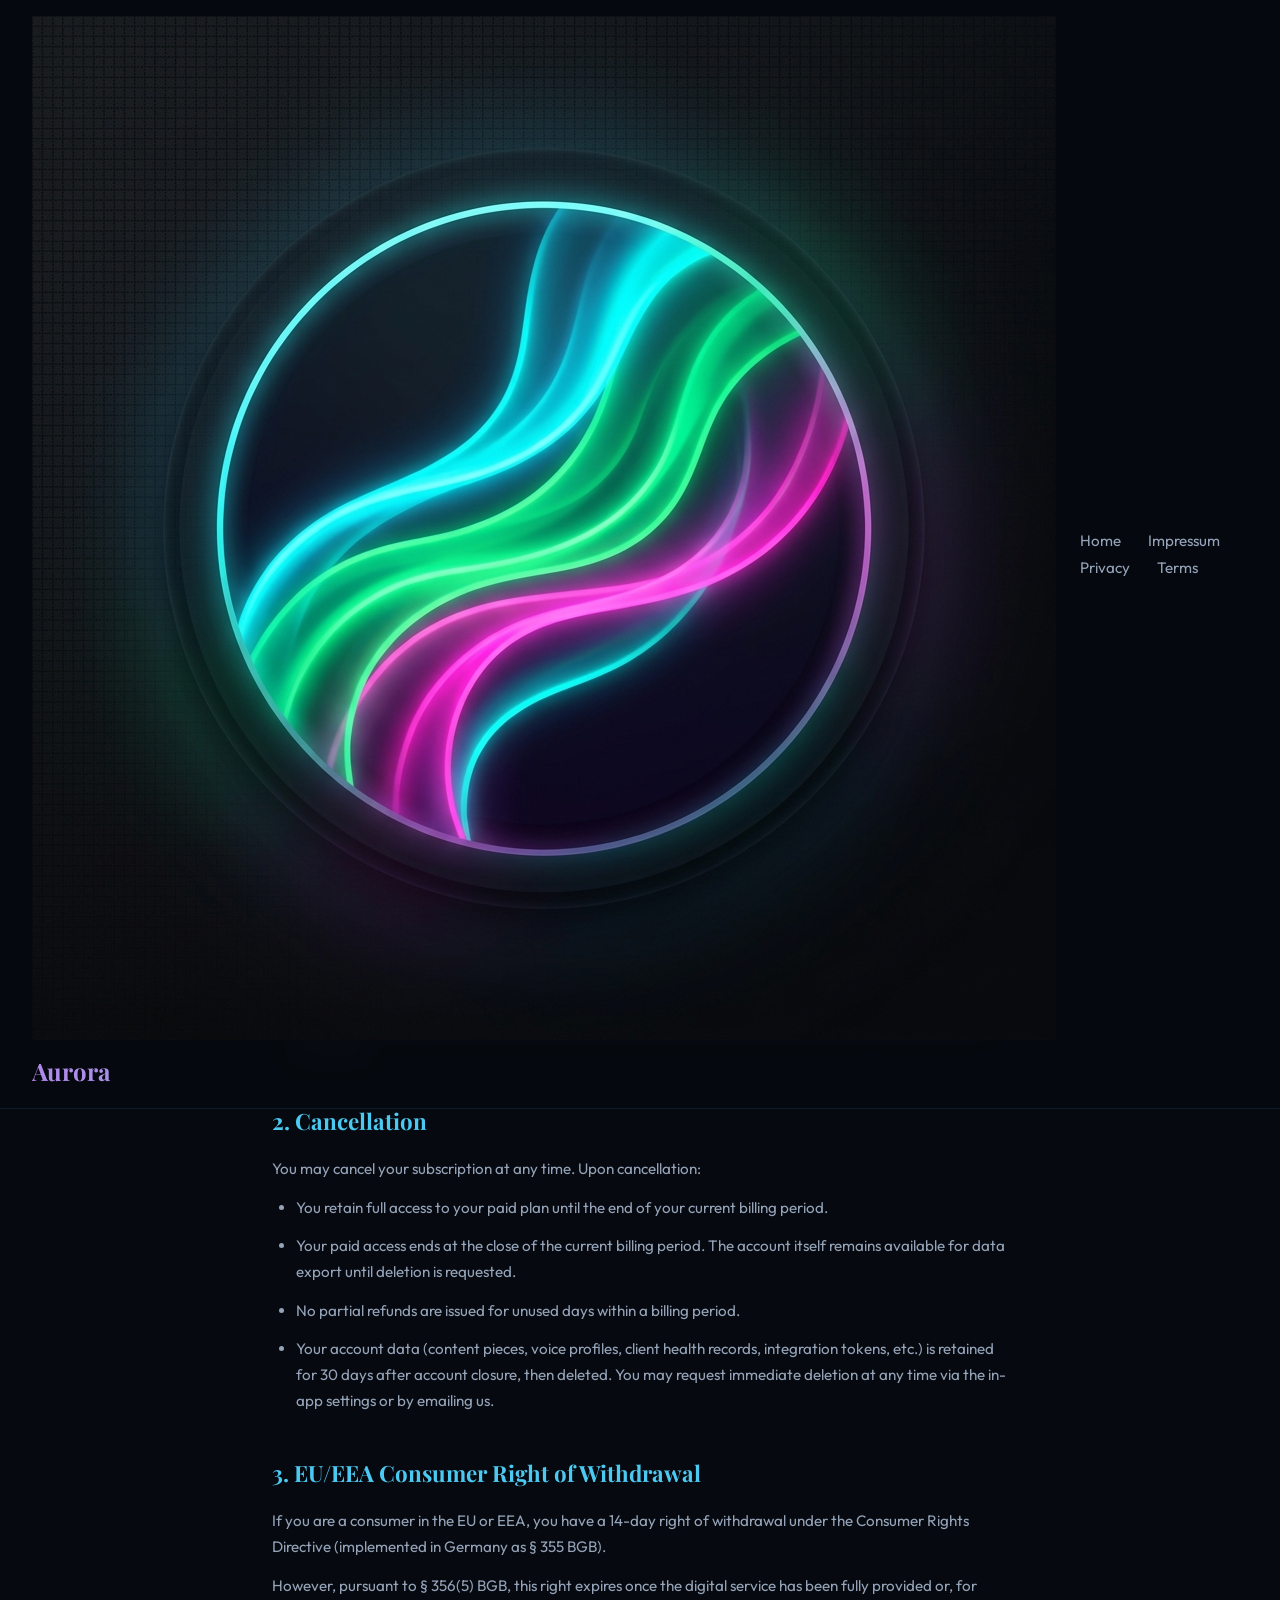
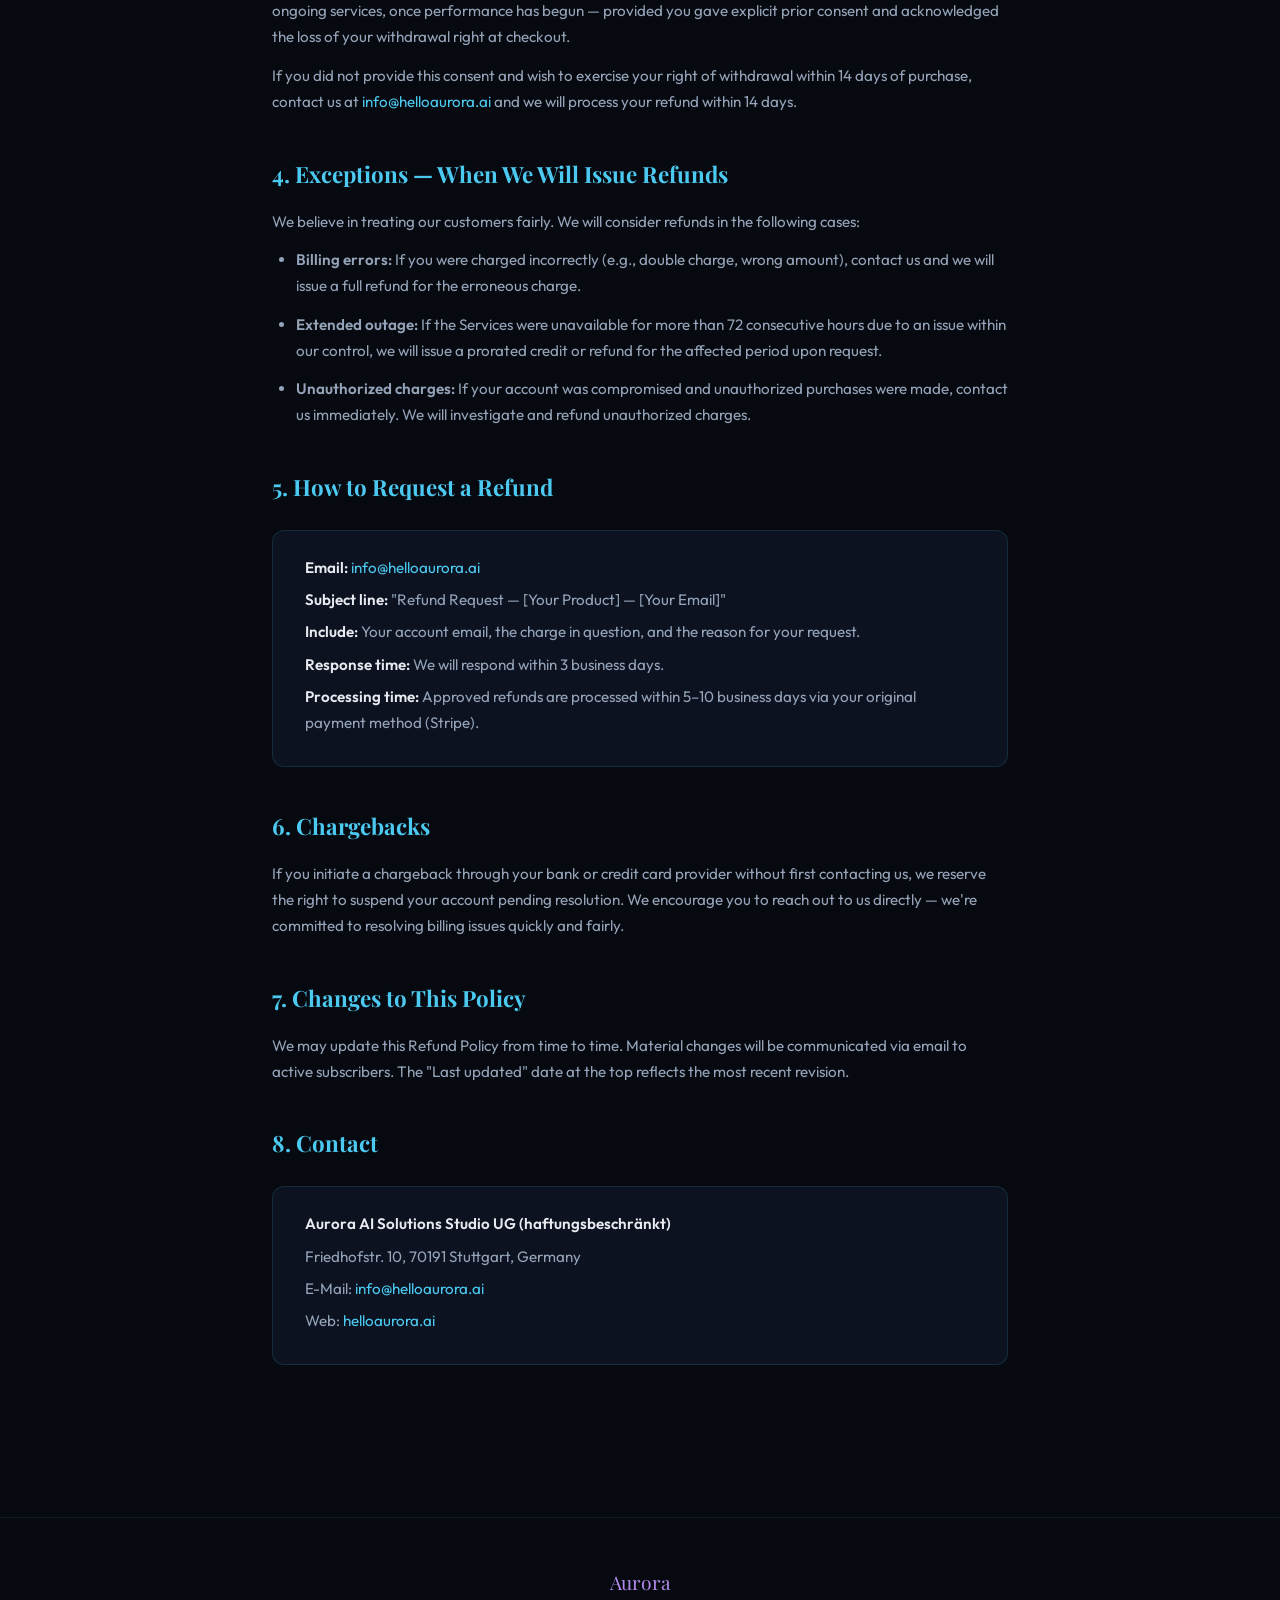
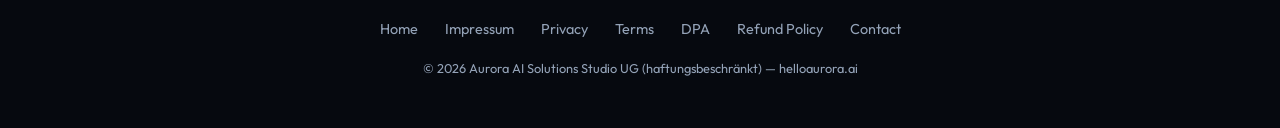
<file: refund.html>
<!DOCTYPE html>
<html lang="en">
<head>
  <meta charset="UTF-8" />
  <meta name="viewport" content="width=device-width, initial-scale=1.0" />
  <title>Refund Policy — Aurora AI Solutions Studio</title>
  <meta name="description" content="Refund Policy for Aurora AI Solutions Studio UG products — ReForge and ClientPulse" />
  <!-- Self-hosted fonts — no third-party requests (GDPR/DSGVO compliant) -->
  <link rel="stylesheet" href="fonts/fonts.css">
  <style>
    :root {
      --bg-deep: #06090f;
      --bg-card: #0c1220;
      --text-primary: #e8eaf0;
      --text-secondary: #94a3b8;
      --accent-blue: #4cc9f0;
      --accent-purple: #b388eb;
      --accent-teal: #38e8c8;
      --aurora-gradient: linear-gradient(135deg, #4cc9f0, #b388eb, #38e8c8);
    }
    * { margin: 0; padding: 0; box-sizing: border-box; }
    body { font-family: 'Outfit', sans-serif; background: var(--bg-deep); color: var(--text-primary); line-height: 1.7; min-height: 100vh; }
    nav { position: fixed; top: 0; left: 0; right: 0; z-index: 100; display: flex; align-items: center; justify-content: space-between; padding: 1rem 2rem; background: rgba(6,9,15,0.9); backdrop-filter: blur(12px); border-bottom: 1px solid rgba(76,201,240,0.1); }
    .nav-brand { font-family: 'Playfair Display', serif; font-size: 1.5rem; font-weight: 700; background: var(--aurora-gradient); -webkit-background-clip: text; -webkit-text-fill-color: transparent; text-decoration: none; }
    .nav-links a { color: var(--text-secondary); text-decoration: none; margin-left: 1.5rem; font-size: 0.95rem; transition: color 0.3s; }
    .nav-links a:hover { color: var(--accent-blue); }
    .legal-container { max-width: 800px; margin: 0 auto; padding: 8rem 2rem 4rem; }
    .legal-container h1 { font-family: 'Playfair Display', serif; font-size: 2.5rem; margin-bottom: 0.5rem; background: var(--aurora-gradient); -webkit-background-clip: text; -webkit-text-fill-color: transparent; }
    .legal-container .subtitle { color: var(--text-secondary); font-size: 1rem; margin-bottom: 2.5rem; }
    .legal-container h2 { font-family: 'Playfair Display', serif; font-size: 1.4rem; color: var(--accent-blue); margin-top: 2.5rem; margin-bottom: 1rem; }
    .legal-container p, .legal-container li { color: var(--text-secondary); margin-bottom: 0.8rem; font-size: 0.95rem; }
    .legal-container a { color: var(--accent-blue); text-decoration: none; }
    .legal-container a:hover { text-decoration: underline; }
    .legal-container ul { padding-left: 1.5rem; margin-bottom: 1rem; }
    .highlight-card { background: var(--bg-card); border: 1px solid rgba(76,201,240,0.15); border-radius: 12px; padding: 1.5rem 2rem; margin: 1.5rem 0; }
    .highlight-card p { margin-bottom: 0.4rem; }
    .highlight-card strong { color: var(--text-primary); }
    .refund-summary { background: rgba(56,232,200,0.05); border: 1px solid rgba(56,232,200,0.2); border-radius: 12px; padding: 2rem; margin: 2rem 0; }
    .refund-summary h3 { color: var(--accent-teal); font-family: 'Playfair Display', serif; font-size: 1.2rem; margin-bottom: 1rem; }
    .refund-row { display: flex; justify-content: space-between; align-items: center; padding: 0.75rem 0; border-bottom: 1px solid rgba(56,232,200,0.1); }
    .refund-row:last-child { border-bottom: none; }
    .refund-row .label { color: var(--text-secondary); font-size: 0.95rem; }
    .refund-row .value { color: var(--accent-teal); font-weight: 600; font-size: 0.95rem; }
    .info-card { background: var(--bg-card); border: 1px solid rgba(76,201,240,0.15); border-radius: 12px; padding: 1.5rem 2rem; margin: 1.5rem 0; }
    .info-card p { margin-bottom: 0.4rem; }
    .info-card strong { color: var(--text-primary); }
    footer { text-align: center; padding: 3rem 2rem; border-top: 1px solid rgba(76,201,240,0.1); margin-top: 4rem; }
    .footer-brand { font-family: 'Playfair Display', serif; font-size: 1.2rem; background: var(--aurora-gradient); -webkit-background-clip: text; -webkit-text-fill-color: transparent; margin-bottom: 1rem; }
    .footer-links { margin-bottom: 1rem; }
    .footer-links a { color: var(--text-secondary); text-decoration: none; margin: 0 0.75rem; font-size: 0.9rem; }
    .footer-links a:hover { color: var(--accent-blue); }
    .footer-copy { color: var(--text-secondary); font-size: 0.8rem; }
    @media (max-width: 768px) {
      .legal-container { padding: 6rem 1.25rem 3rem; }
      .legal-container h1 { font-size: 1.8rem; }
      nav { padding: 0.75rem 1rem; }
      .nav-links a { margin-left: 0.75rem; font-size: 0.85rem; }
      .refund-row { flex-direction: column; align-items: flex-start; gap: 0.25rem; }
    }
  </style>
    <link rel="icon" type="image/png" href="/favicon.png">
</head>
<body>
  <nav>
    <a href="/" class="nav-brand"><img src="/favicon.png" alt="Aurora Logo">Aurora</a>
    <div class="nav-links">
      <a href="/">Home</a>
      <a href="/impressum.html">Impressum</a>
      <a href="/privacy.html">Privacy</a>
      <a href="/terms.html">Terms</a>
    </div>
  </nav>

  <div class="legal-container">
    <h1>Refund Policy</h1>
    <p class="subtitle">Last updated: March 31, 2026</p>

    <p>This Refund Policy applies to all paid products and services offered by Aurora AI Solutions Studio UG (haftungsbeschränkt) ("Aurora"), currently ReForge and ClientPulse. Where relevant, it also covers historical charges from legacy products (VeritasX, AgentForge) that are no longer accepting new subscriptions.</p>

    <div class="refund-summary">
      <h3>Quick Summary</h3>
      <div class="refund-row">
        <span class="label">Monthly subscriptions</span>
        <span class="value">No refunds for partial periods</span>
      </div>
      <div class="refund-row">
        <span class="label">Annual subscriptions</span>
        <span class="value">No refunds once service begins · prorated credit on extended outage</span>
      </div>
      <div class="refund-row">
        <span class="label">Cancellation</span>
        <span class="value">Access continues until end of billing period</span>
      </div>
      <div class="refund-row">
        <span class="label">Service not working / billing error</span>
        <span class="value">Contact us — we'll make it right</span>
      </div>
      <div class="refund-row">
        <span class="label">EU consumers (before service begins)</span>
        <span class="value">14-day right of withdrawal applies</span>
      </div>
    </div>

    <h2>1. Digital Services — No Refunds After Service Begins</h2>
    <p>Aurora products are digital services that begin immediately upon subscription activation. By subscribing to a paid plan, you consent to immediate service delivery and acknowledge that:</p>
    <ul>
      <li>The digital service begins as soon as your subscription is activated.</li>
      <li>Once the service has begun, no refunds will be issued for the current or any past billing period.</li>
      <li>This applies to monthly and annual subscriptions across all current tiers (Solo, Pro, Agency, Enterprise, Agency Suite). Legacy VeritasX pay-as-you-go credits, where still redeemable, are non-refundable once purchased.</li>
    </ul>

    <h2>2. Cancellation</h2>
    <p>You may cancel your subscription at any time. Upon cancellation:</p>
    <ul>
      <li>You retain full access to your paid plan until the end of your current billing period.</li>
      <li>Your paid access ends at the close of the current billing period. The account itself remains available for data export until deletion is requested.</li>
      <li>No partial refunds are issued for unused days within a billing period.</li>
      <li>Your account data (content pieces, voice profiles, client health records, integration tokens, etc.) is retained for 30 days after account closure, then deleted. You may request immediate deletion at any time via the in-app settings or by emailing us.</li>
    </ul>

    <h2>3. EU/EEA Consumer Right of Withdrawal</h2>
    <p>If you are a consumer in the EU or EEA, you have a 14-day right of withdrawal under the Consumer Rights Directive (implemented in Germany as § 355 BGB).</p>
    <p>However, pursuant to § 356(5) BGB, this right expires once the digital service has been fully provided or, for ongoing services, once performance has begun — provided you gave explicit prior consent and acknowledged the loss of your withdrawal right at checkout.</p>
    <p>If you did not provide this consent and wish to exercise your right of withdrawal within 14 days of purchase, contact us at <a href="mailto:info@helloaurora.ai">info@helloaurora.ai</a> and we will process your refund within 14 days.</p>

    <h2>4. Exceptions — When We Will Issue Refunds</h2>
    <p>We believe in treating our customers fairly. We will consider refunds in the following cases:</p>
    <ul>
      <li><strong>Billing errors:</strong> If you were charged incorrectly (e.g., double charge, wrong amount), contact us and we will issue a full refund for the erroneous charge.</li>
      <li><strong>Extended outage:</strong> If the Services were unavailable for more than 72 consecutive hours due to an issue within our control, we will issue a prorated credit or refund for the affected period upon request.</li>
      <li><strong>Unauthorized charges:</strong> If your account was compromised and unauthorized purchases were made, contact us immediately. We will investigate and refund unauthorized charges.</li>
    </ul>

    <h2>5. How to Request a Refund</h2>
    <div class="info-card">
      <p><strong>Email:</strong> <a href="mailto:info@helloaurora.ai">info@helloaurora.ai</a></p>
      <p><strong>Subject line:</strong> "Refund Request — [Your Product] — [Your Email]"</p>
      <p><strong>Include:</strong> Your account email, the charge in question, and the reason for your request.</p>
      <p><strong>Response time:</strong> We will respond within 3 business days.</p>
      <p><strong>Processing time:</strong> Approved refunds are processed within 5–10 business days via your original payment method (Stripe).</p>
    </div>

    <h2>6. Chargebacks</h2>
    <p>If you initiate a chargeback through your bank or credit card provider without first contacting us, we reserve the right to suspend your account pending resolution. We encourage you to reach out to us directly — we're committed to resolving billing issues quickly and fairly.</p>

    <h2>7. Changes to This Policy</h2>
    <p>We may update this Refund Policy from time to time. Material changes will be communicated via email to active subscribers. The "Last updated" date at the top reflects the most recent revision.</p>

    <h2>8. Contact</h2>
    <div class="info-card">
      <p><strong>Aurora AI Solutions Studio UG (haftungsbeschränkt)</strong></p>
      <p>Friedhofstr. 10, 70191 Stuttgart, Germany</p>
      <p>E-Mail: <a href="mailto:info@helloaurora.ai">info@helloaurora.ai</a></p>
      <p>Web: <a href="https://helloaurora.ai">helloaurora.ai</a></p>
    </div>
  </div>

  <footer>
    <div class="footer-brand">Aurora</div>
    <div class="footer-links">
      <a href="/">Home</a>
      <a href="/impressum.html">Impressum</a>
      <a href="/privacy.html">Privacy</a>
      <a href="/terms.html">Terms</a>
      <a href="/dpa.html">DPA</a>
      <a href="/refund.html">Refund Policy</a>
      <a href="mailto:info@helloaurora.ai">Contact</a>
    </div>
    <div class="footer-copy">© 2026 Aurora AI Solutions Studio UG (haftungsbeschränkt) — helloaurora.ai</div>
  </footer>
</body>
</html>
</file>
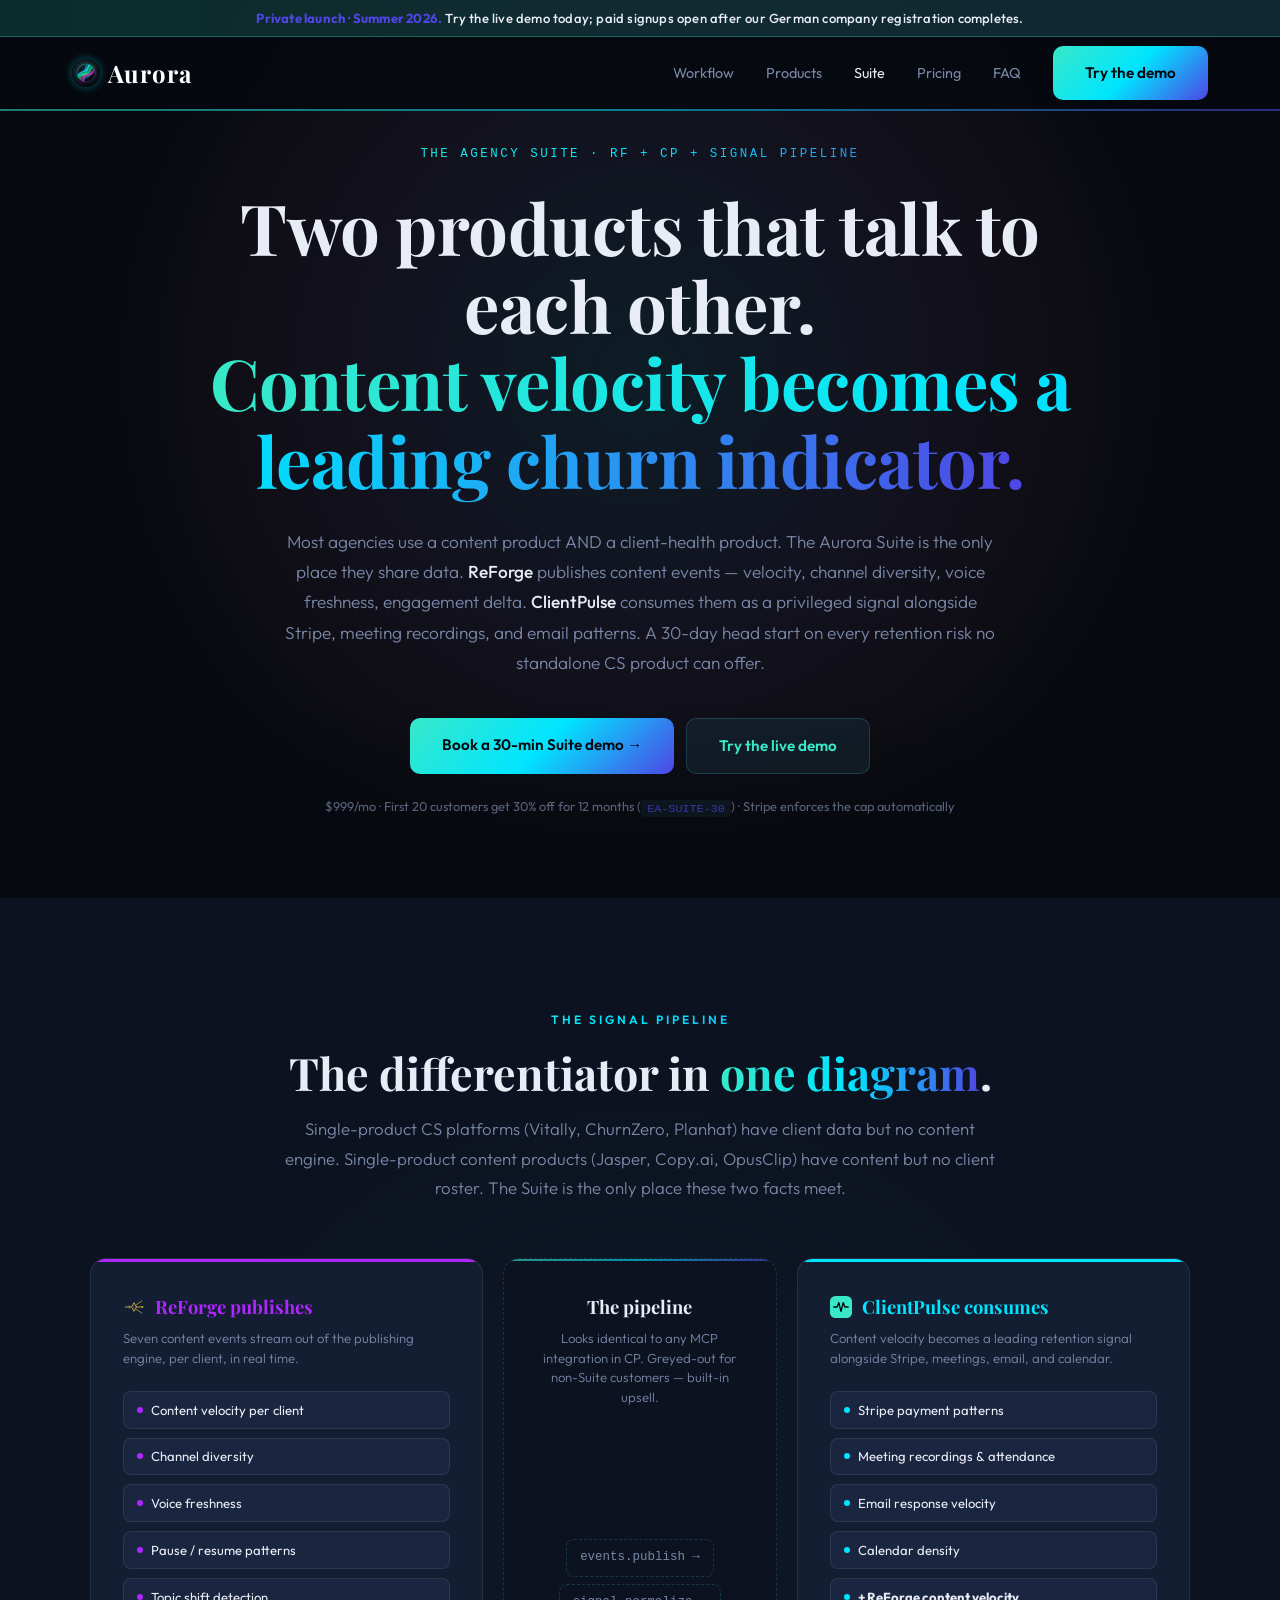
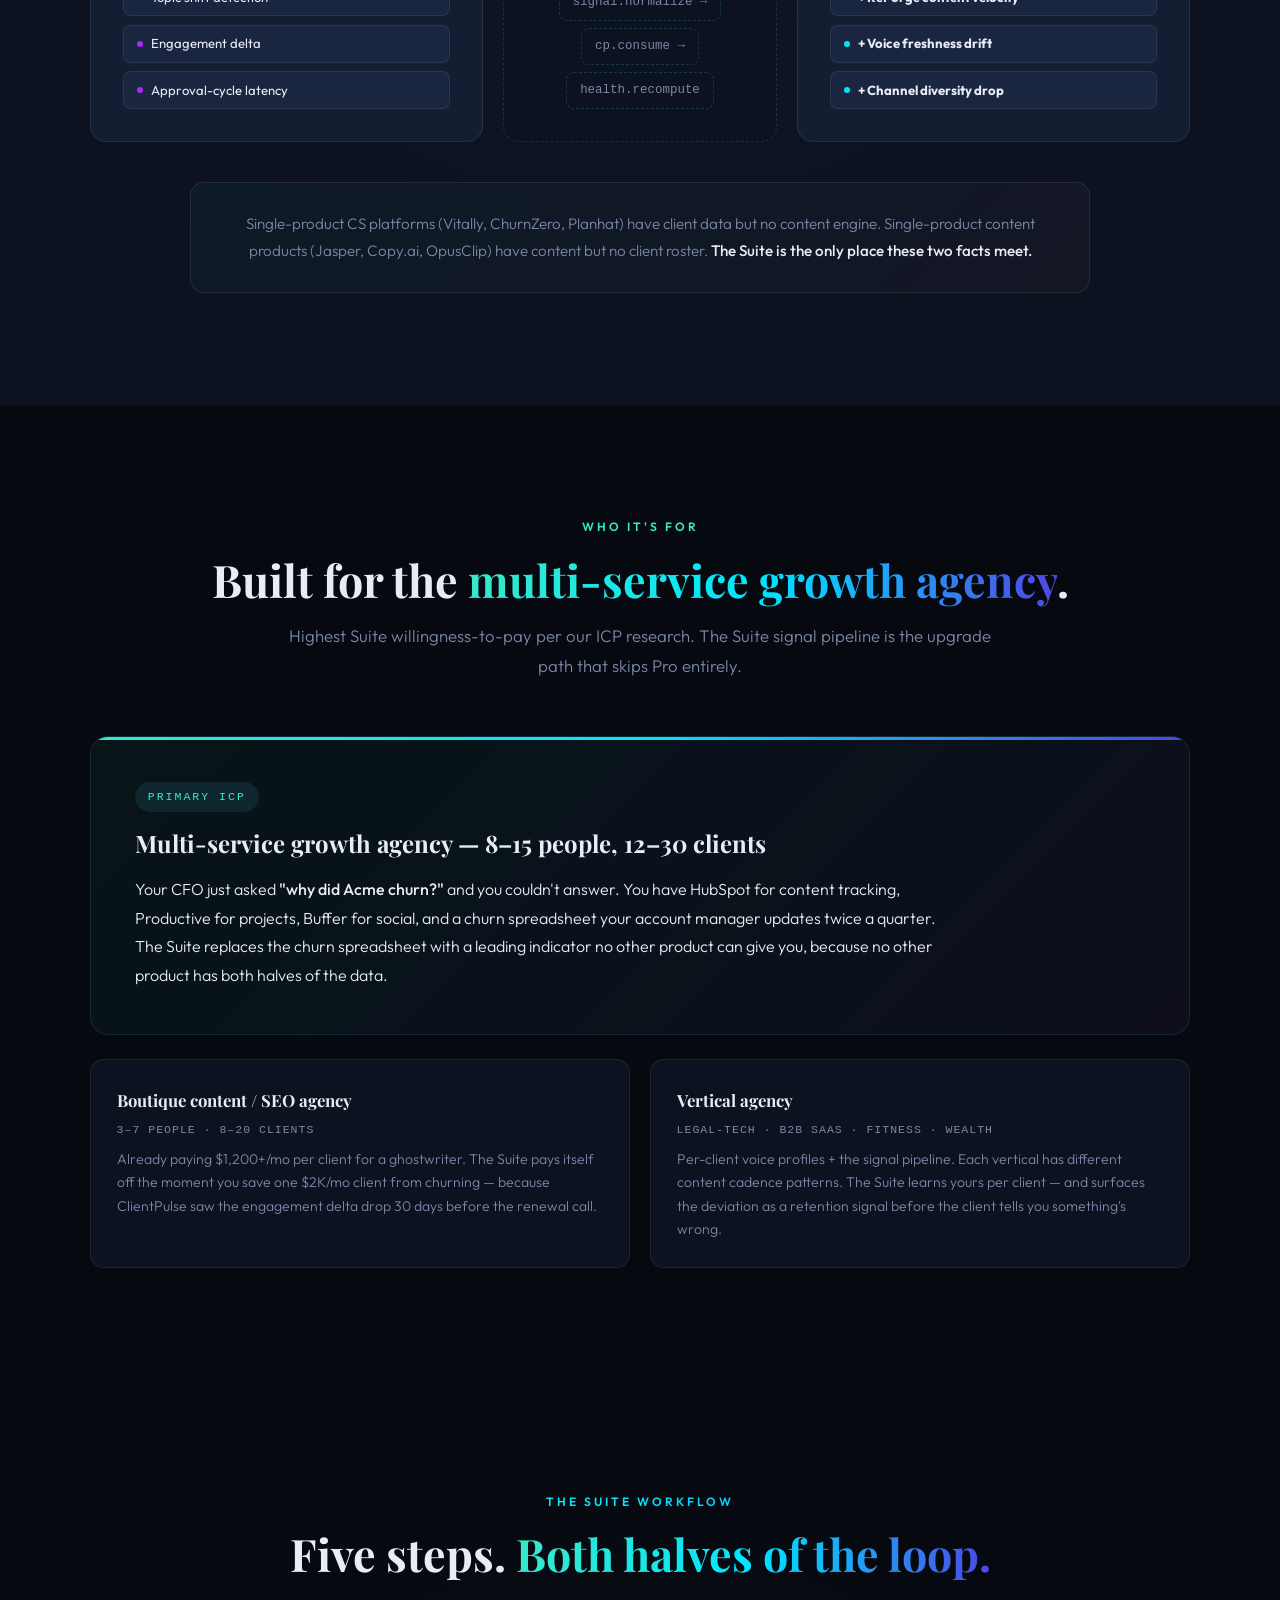
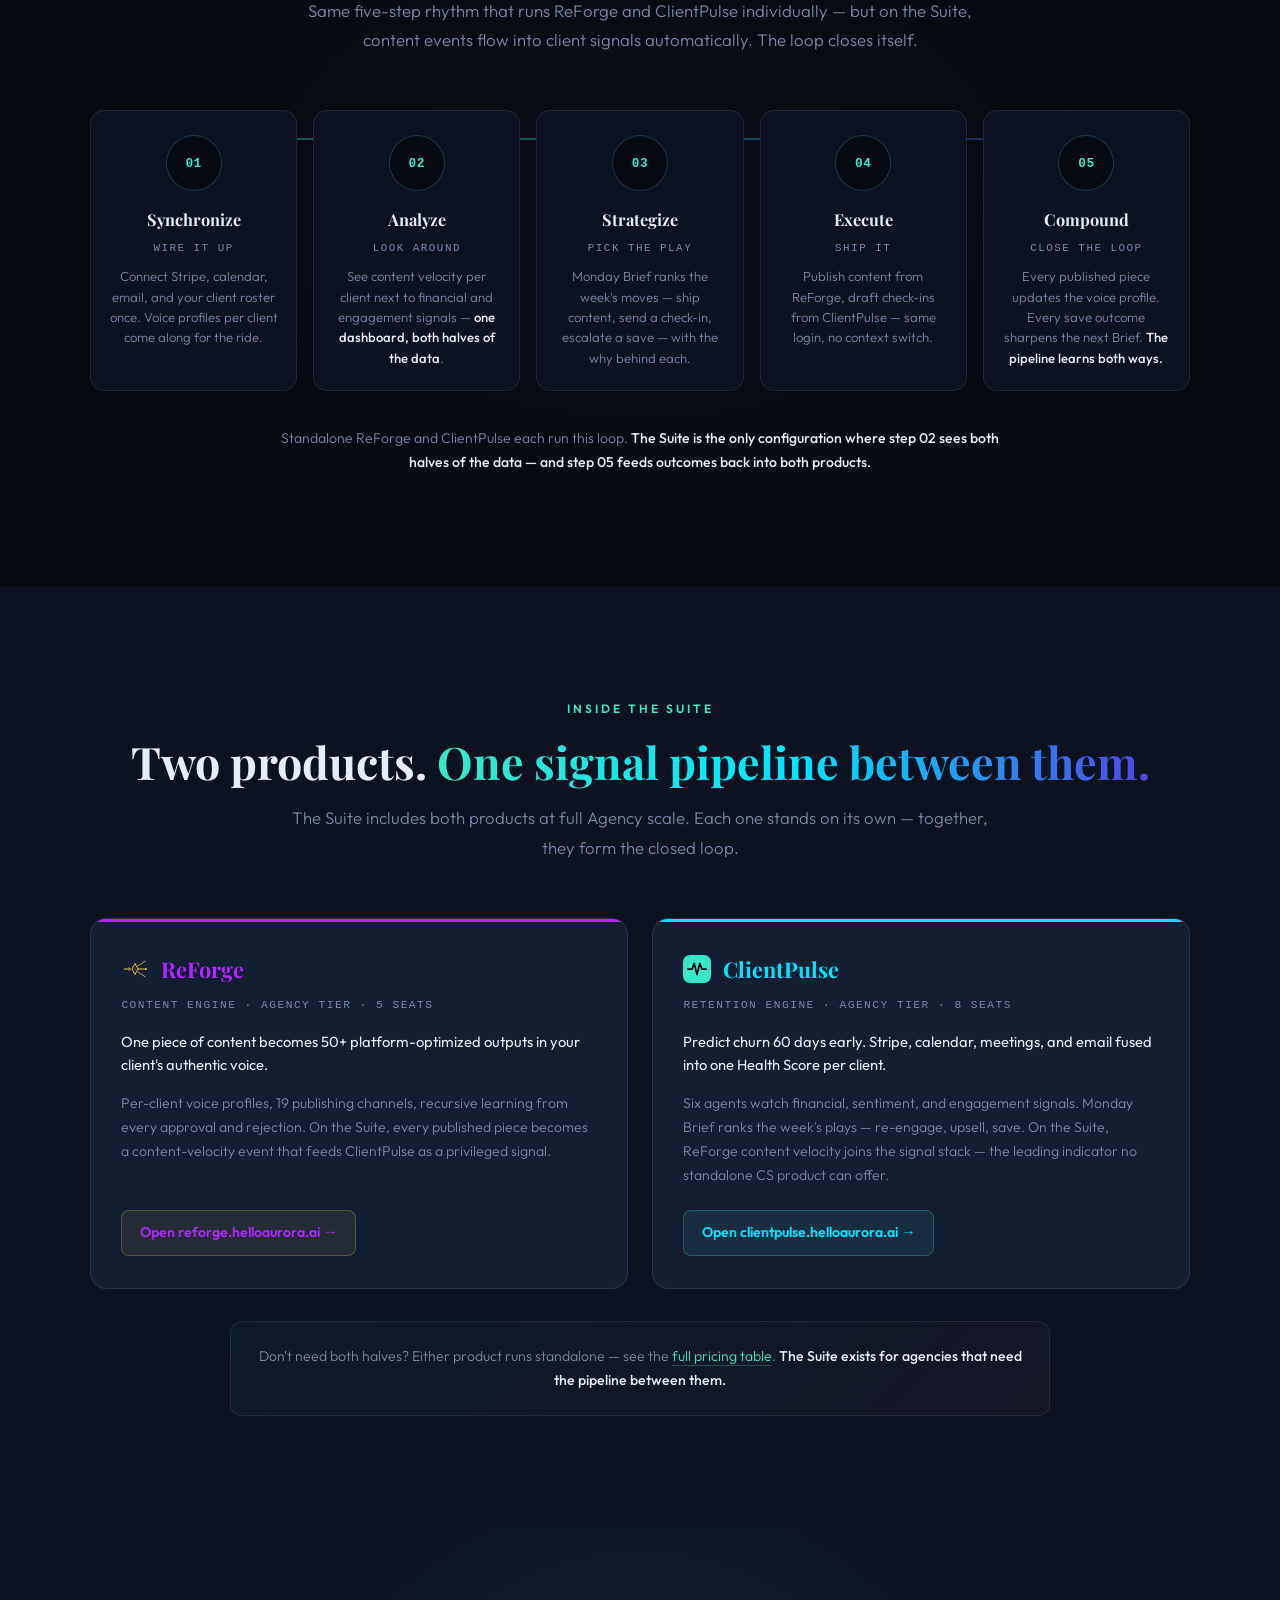
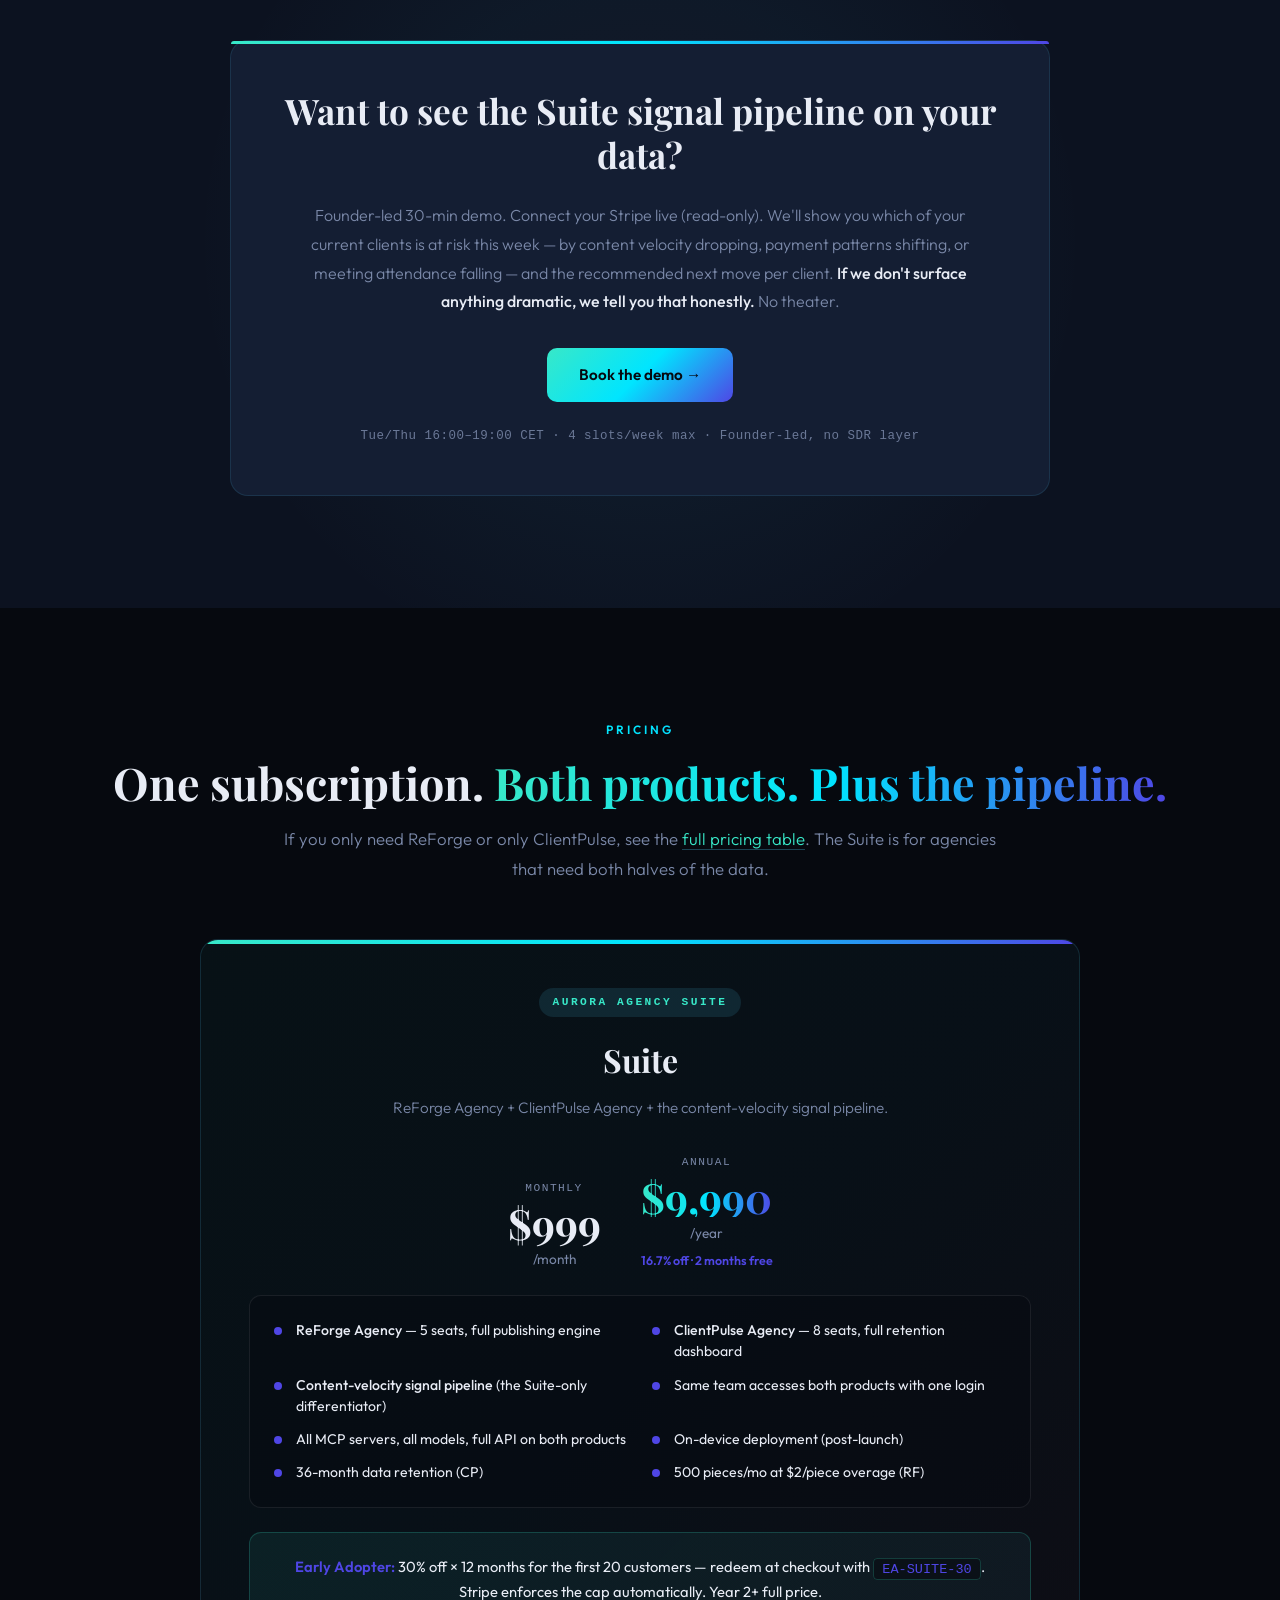
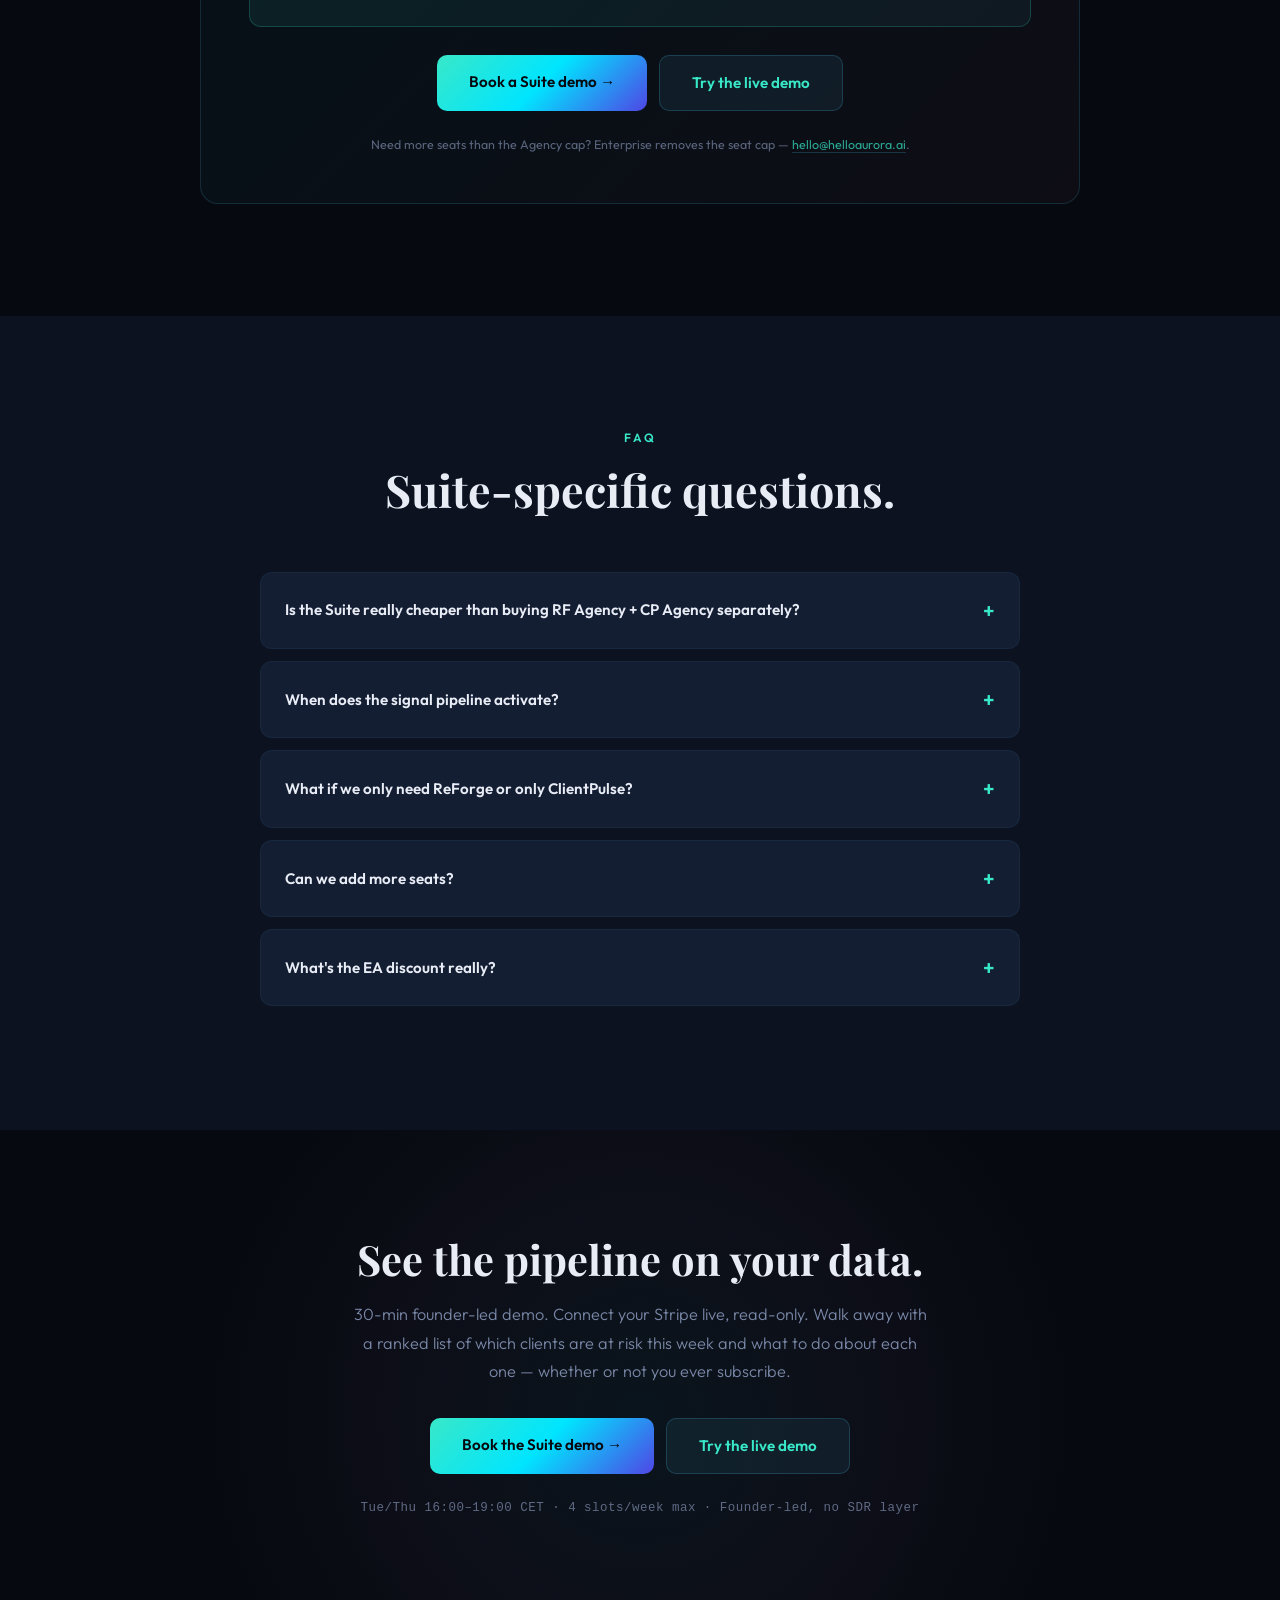
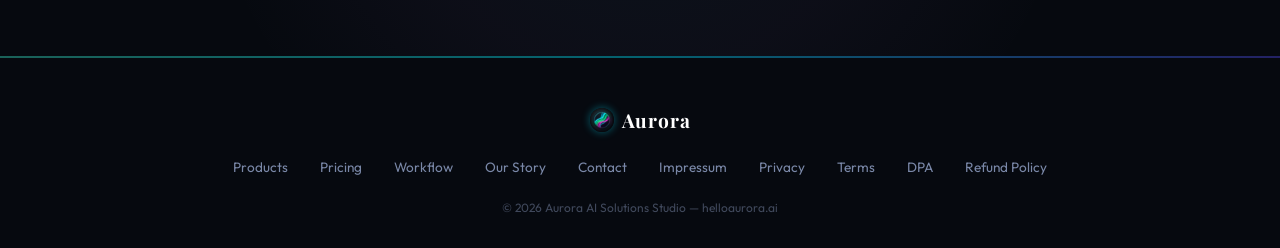
<file: suite.html>
<!DOCTYPE html>
<html lang="en">
<head>
  <meta charset="UTF-8">
  <meta name="viewport" content="width=device-width, initial-scale=1.0">
  <title>Aurora Suite — Two products that talk to each other | helloaurora.ai</title>
  <meta name="description" content="The Aurora Suite is the only place ReForge and ClientPulse share data. Content velocity becomes a leading churn indicator no standalone CS product can offer. $999/mo · agency-priced MCP-native suite for 8–15 person growth agencies.">
  <meta property="og:title" content="Aurora Suite — Two products that talk to each other.">
  <meta property="og:description" content="ReForge publishes content events. ClientPulse consumes them as a privileged signal alongside Stripe, meetings, and email. A 30-day head start on every retention risk no standalone CS product can offer.">
  <meta property="og:url" content="https://helloaurora.ai/suite">
  <meta property="og:type" content="website">
  <meta property="og:site_name" content="Aurora">
  <meta property="og:locale" content="en_US">
  <meta name="twitter:card" content="summary_large_image">
  <meta name="twitter:title" content="Aurora Suite — The signal pipeline.">
  <meta name="twitter:description" content="Content velocity as a leading churn indicator. The only suite where a content product and a client-health product share data.">
  <link rel="stylesheet" href="fonts/fonts.css">
  <link rel="preconnect" href="https://fonts.bunny.net" crossorigin>
  <link rel="stylesheet" href="https://fonts.bunny.net/css?family=playfair-display:400,500,600,700|outfit:300,400,500,600,700|jetbrains-mono:400,500&display=swap">
  <style>
    :root {
      --aurora-gradient: linear-gradient(135deg, #38E8C8, #00E5FF, #4F46E5);
      --aurora-gradient-h: linear-gradient(90deg, #38E8C8, #00E5FF, #4F46E5);
      --bg-deep: #06090f;
      --bg-polar: #0c1220;
      --bg-twilight: #141e33;
      --bg-surface: #1a2540;
      --text-primary: #e8ecf5;
      --text-muted: #7a88a8;
      --accent-primary: #38E8C8;
      --accent-secondary: #00E5FF;
      --accent-tertiary: #4F46E5;
      --reforge-accent: #B026FF;
      --clientpulse-accent: #00E5FF;
      --hairline: rgba(255, 255, 255, 0.08);
      --hairline-strong: rgba(255, 255, 255, 0.12);
      --font-display: 'Playfair Display', serif;
      --font-body: 'Outfit', sans-serif;
      --font-mono: 'JetBrains Mono', ui-monospace, 'SF Mono', Menlo, monospace;
    }
    *, *::before, *::after { box-sizing: border-box; margin: 0; padding: 0; }
    html { scroll-behavior: smooth; }
    body { font-family: var(--font-body); background: var(--bg-deep); color: var(--text-primary); line-height: 1.7; font-weight: 400; overflow-x: hidden; }

    /* ── Pre-launch banner ── */
    .pre-launch-banner { background: linear-gradient(90deg, rgba(56,232,200,0.16), rgba(76,201,240,0.16)); border-bottom: 1px solid rgba(56,232,200,0.3); padding: 0.55rem 1.5rem; text-align: center; font-size: 0.82rem; font-weight: 500; letter-spacing: 0.2px; line-height: 1.4; }
    .pre-launch-banner strong { color: var(--accent-tertiary); font-weight: 700; }
    .pre-launch-banner a { color: var(--accent-tertiary); text-decoration: none; border-bottom: 1px solid rgba(56,232,200,0.4); }
    .pre-launch-banner a:hover { border-bottom-color: var(--accent-tertiary); }

    /* ── Nav ── */
    nav { position: fixed; top: 0; left: 0; right: 0; z-index: 100; backdrop-filter: blur(24px); -webkit-backdrop-filter: blur(24px); background: rgba(6, 9, 15, 0.82); border-bottom: 1px solid rgba(76, 201, 240, 0.08); }
    .nav-inner { max-width: 1200px; margin: 0 auto; padding: 0 2rem; height: 72px; display: flex; align-items: center; justify-content: space-between; }
    .nav-brand { display: flex; align-items: center; gap: 0.5rem; font-family: var(--font-display); font-weight: 700; font-size: 1.5rem; letter-spacing: 1px; color: #FFFFFF; text-decoration: none; }
    .nav-brand img { height: 28px; width: 28px; border-radius: 50%; box-shadow: 0 0 8px rgba(0, 229, 255, 0.4); }
    .nav-links { display: flex; gap: 2rem; align-items: center; }
    .nav-links a { color: var(--text-muted); text-decoration: none; font-size: 0.9rem; font-weight: 400; transition: color 0.25s; }
    .nav-links a:hover { color: var(--text-primary); }
    .nav-links a.is-active { color: var(--text-primary); }
    .nav-cta { padding: 14px 32px !important; background: var(--aurora-gradient) !important; -webkit-text-fill-color: var(--bg-deep) !important; color: var(--bg-deep) !important; border-radius: 10px; font-weight: 600 !important; font-size: 0.95rem !important; transition: opacity 0.25s !important; }
    .nav-cta:hover { opacity: 0.88; }
    nav::after { content: ''; position: absolute; bottom: -2px; left: 0; right: 0; height: 2px; background: var(--aurora-gradient-h); opacity: 0.5; }

    /* ── Hero ── */
    .hero { min-height: 92vh; display: flex; align-items: center; justify-content: center; text-align: center; padding: 9rem 2rem 5rem; position: relative; overflow: hidden; }
    .hero::before { content: ''; position: absolute; top: -20%; left: 50%; transform: translateX(-50%); width: 1100px; height: 1100px; background: radial-gradient(ellipse, rgba(76, 201, 240, 0.10) 0%, rgba(179, 136, 235, 0.07) 35%, rgba(232, 127, 165, 0.04) 55%, transparent 70%); pointer-events: none; animation: hero-glow 9s ease-in-out infinite alternate; }
    @keyframes hero-glow { 0% { opacity: 0.7; transform: translateX(-50%) scale(1); } 100% { opacity: 1; transform: translateX(-50%) scale(1.08); } }
    .hero::after { content: ''; position: absolute; bottom: 0; left: 0; right: 0; height: 200px; background: linear-gradient(to top, var(--bg-deep), transparent); pointer-events: none; }
    .hero-content { position: relative; z-index: 1; max-width: 880px; }
    .hero-eyebrow { font-family: var(--font-mono); font-size: 0.78rem; font-weight: 500; text-transform: uppercase; letter-spacing: 2.5px; background: var(--aurora-gradient-h); -webkit-background-clip: text; -webkit-text-fill-color: transparent; background-clip: text; margin-bottom: 1.5rem; }
    .hero h1 { font-family: var(--font-display); font-weight: 700; font-size: clamp(2.6rem, 5.8vw, 4.4rem); line-height: 1.1; margin-bottom: 1.75rem; letter-spacing: -0.5px; }
    .hero h1 .gradient-text { background: var(--aurora-gradient-h); -webkit-background-clip: text; -webkit-text-fill-color: transparent; background-clip: text; }
    .hero p.hero-sub-head { font-size: 1.08rem; color: var(--text-muted); max-width: 720px; margin: 0 auto 2.5rem; font-weight: 300; line-height: 1.75; }
    .hero p.hero-sub-head strong { color: var(--text-primary); font-weight: 500; }
    .hero-actions { display: flex; gap: 0.75rem; justify-content: center; max-width: 560px; margin: 0 auto; flex-wrap: wrap; }
    .hero-btn-primary, .hero-btn-secondary { padding: 14px 32px; border-radius: 10px; font-family: var(--font-body); font-weight: 600; font-size: 0.95rem; text-decoration: none; transition: opacity 0.25s, transform 0.2s; white-space: nowrap; display: inline-block; }
    .hero-btn-primary { background: var(--aurora-gradient); color: var(--bg-deep) !important; }
    .hero-btn-secondary { background: rgba(76, 201, 240, 0.08); color: var(--accent-primary); border: 1px solid rgba(76, 201, 240, 0.2); }
    .hero-btn-primary:hover, .hero-btn-secondary:hover { opacity: 0.88; transform: translateY(-1px); }
    .hero-fine { margin-top: 1.4rem; font-size: 0.8rem; color: var(--text-muted); opacity: 0.7; line-height: 1.6; }
    .hero-fine code { font-family: var(--font-mono); font-size: 0.92em; background: rgba(76,201,240,0.08); padding: 0.1rem 0.4rem; border-radius: 4px; color: var(--accent-tertiary); }

    /* ── Section shared ── */
    section { padding: 7rem 2rem; }
    .section-inner { max-width: 1100px; margin: 0 auto; }
    .section-label { font-size: 0.75rem; font-weight: 600; text-transform: uppercase; letter-spacing: 3px; color: var(--accent-primary); margin-bottom: 1rem; }
    .section-label.gradient { background: var(--aurora-gradient-h); -webkit-background-clip: text; -webkit-text-fill-color: transparent; background-clip: text; }
    .section-title { font-family: var(--font-display); font-weight: 700; font-size: clamp(2rem, 4vw, 2.8rem); margin-bottom: 1rem; line-height: 1.15; }
    .section-title .gradient-text { background: var(--aurora-gradient-h); -webkit-background-clip: text; -webkit-text-fill-color: transparent; background-clip: text; }
    .section-desc { color: var(--text-muted); font-size: 1.05rem; max-width: 720px; font-weight: 300; margin-bottom: 3rem; line-height: 1.75; }
    .section-desc-center { text-align: center; margin-left: auto; margin-right: auto; }
    .section-head-center { text-align: center; margin-bottom: 3.5rem; }

    /* ── Pipeline (Section 2) ── */
    #pipeline { background: var(--bg-polar); position: relative; overflow: hidden; }
    #pipeline::before { content: ''; position: absolute; top: 50%; left: 50%; transform: translate(-50%, -50%); width: 1100px; height: 900px; background: radial-gradient(ellipse, rgba(76,201,240,0.04) 0%, transparent 60%); pointer-events: none; }
    .pipeline-grid { display: grid; grid-template-columns: 1fr 0.7fr 1fr; gap: 1.25rem; align-items: stretch; position: relative; z-index: 1; }
    .pipe-card { background: var(--bg-twilight); border: 1px solid var(--hairline); border-radius: 16px; padding: 2rem; display: flex; flex-direction: column; position: relative; overflow: hidden; }
    .pipe-card::before { content: ''; position: absolute; top: 0; left: 0; right: 0; height: 3px; }
    .pipe-card.rf::before { background: var(--reforge-accent); }
    .pipe-card.cp::before { background: var(--clientpulse-accent); }
    .pipe-card.bridge { background: var(--bg-polar); border-style: dashed; border-color: rgba(76,201,240,0.18); }
    .pipe-card.bridge::before { background: var(--aurora-gradient-h); height: 2px; opacity: 0.6; }
    .pipe-head { display: flex; align-items: center; gap: 0.6rem; font-family: var(--font-display); font-weight: 700; font-size: 1.15rem; margin-bottom: 0.4rem; }
    .pipe-card.rf .pipe-head { color: var(--reforge-accent); }
    .pipe-card.cp .pipe-head { color: var(--clientpulse-accent); }
    .pipe-card.bridge .pipe-head { color: var(--text-primary); justify-content: center; }
    .pipe-sub { font-size: 0.82rem; color: var(--text-muted); font-weight: 300; margin-bottom: 1.4rem; line-height: 1.5; }
    .pipe-card.bridge .pipe-sub { text-align: center; }
    .pipe-list { list-style: none; display: flex; flex-direction: column; gap: 0.55rem; margin-top: auto; }
    .pipe-list li { font-size: 0.82rem; color: var(--text-primary); font-weight: 400; padding: 0.55rem 0.8rem; background: var(--bg-surface); border: 1px solid var(--hairline); border-radius: 8px; display: flex; align-items: center; gap: 0.5rem; line-height: 1.4; }
    .pipe-card.rf .pipe-list li::before { content: ''; width: 6px; height: 6px; border-radius: 50%; background: var(--reforge-accent); flex-shrink: 0; }
    .pipe-card.cp .pipe-list li::before { content: ''; width: 6px; height: 6px; border-radius: 50%; background: var(--clientpulse-accent); flex-shrink: 0; }
    .pipe-card.bridge .pipe-list { gap: 0.45rem; align-items: center; }
    .pipe-card.bridge .pipe-list li { background: transparent; border: 1px dashed rgba(76,201,240,0.2); color: var(--text-muted); font-family: var(--font-mono); font-size: 0.78rem; justify-content: center; text-align: center; }
    .pipe-arrow { display: none; }
    .pipeline-note { margin-top: 2.5rem; padding: 1.75rem 2rem; background: linear-gradient(135deg, rgba(56,232,200,0.04), rgba(232,127,165,0.04)); border: 1px solid var(--hairline); border-radius: 14px; color: var(--text-muted); font-size: 0.95rem; font-weight: 300; line-height: 1.75; text-align: center; max-width: 900px; margin-left: auto; margin-right: auto; }
    .pipeline-note strong { color: var(--text-primary); font-weight: 500; }
    @media (max-width: 900px) {
      .pipeline-grid { grid-template-columns: 1fr; }
      .pipe-card.bridge { order: 2; }
    }

    /* ── Audience (Section 3) ── */
    #audience { background: var(--bg-deep); }
    .audience-hero { background: linear-gradient(135deg, rgba(56,232,200,0.05), rgba(76,201,240,0.05), rgba(179,136,235,0.05)); border: 1px solid rgba(76,201,240,0.12); border-radius: 18px; padding: 2.75rem; position: relative; overflow: hidden; }
    .audience-hero::before { content: ''; position: absolute; top: 0; left: 0; right: 0; height: 3px; background: var(--aurora-gradient-h); }
    .audience-hero .ah-tag { display: inline-block; font-family: var(--font-mono); font-size: 0.72rem; font-weight: 500; text-transform: uppercase; letter-spacing: 2px; padding: 0.3rem 0.8rem; border-radius: 20px; background: rgba(76,201,240,0.1); color: var(--accent-primary); margin-bottom: 1rem; }
    .audience-hero h3 { font-family: var(--font-display); font-weight: 700; font-size: 1.5rem; margin-bottom: 1rem; line-height: 1.3; }
    .audience-hero p { color: var(--text-primary); font-size: 1rem; font-weight: 300; line-height: 1.8; max-width: 820px; }
    .audience-hero p strong { color: var(--text-primary); font-weight: 500; }
    .audience-secondary { display: grid; grid-template-columns: 1fr 1fr; gap: 1.25rem; margin-top: 1.5rem; }
    .audience-item { background: var(--bg-polar); border: 1px solid var(--hairline); border-radius: 14px; padding: 1.6rem; transition: border-color 0.3s; }
    .audience-item:hover { border-color: rgba(76,201,240,0.2); }
    .audience-item h4 { font-family: var(--font-display); font-weight: 700; font-size: 1.05rem; margin-bottom: 0.35rem; }
    .audience-item .ai-meta { font-family: var(--font-mono); font-size: 0.72rem; color: var(--text-muted); text-transform: uppercase; letter-spacing: 1px; margin-bottom: 0.6rem; }
    .audience-item p { font-size: 0.88rem; color: var(--text-muted); font-weight: 300; line-height: 1.65; }
    @media (max-width: 768px) { .audience-secondary { grid-template-columns: 1fr; } }

    /* ── Killer demo (Section 4) ── */
    #killer-demo { background: var(--bg-polar); position: relative; overflow: hidden; }
    #killer-demo::before { content: ''; position: absolute; top: -20%; left: 50%; transform: translateX(-50%); width: 900px; height: 900px; background: radial-gradient(ellipse, rgba(232,127,165,0.05) 0%, rgba(76,201,240,0.04) 40%, transparent 70%); pointer-events: none; }
    .killer-card { position: relative; z-index: 1; max-width: 820px; margin: 0 auto; text-align: center; padding: 3rem 2.5rem; background: var(--bg-twilight); border: 1px solid rgba(76,201,240,0.12); border-radius: 18px; }
    .killer-card::before { content: ''; position: absolute; top: 0; left: 0; right: 0; height: 3px; background: var(--aurora-gradient-h); border-radius: 18px 18px 0 0; }
    .killer-card h2 { font-family: var(--font-display); font-weight: 700; font-size: clamp(1.6rem, 3.2vw, 2.2rem); margin-bottom: 1.5rem; line-height: 1.25; }
    .killer-card .killer-body { color: var(--text-muted); font-size: 1rem; font-weight: 300; line-height: 1.8; margin-bottom: 2rem; max-width: 700px; margin-left: auto; margin-right: auto; }
    .killer-card .killer-body strong { color: var(--text-primary); font-weight: 500; }
    .killer-cta-row { display: flex; gap: 0.75rem; justify-content: center; flex-wrap: wrap; }
    .killer-capacity { margin-top: 1.5rem; font-family: var(--font-mono); font-size: 0.78rem; color: var(--text-muted); letter-spacing: 0.5px; opacity: 0.85; }

    /* ── Pricing (Section 5) ── */
    #pricing { background: var(--bg-deep); }
    .suite-card { background: linear-gradient(135deg, rgba(56,232,200,0.04), rgba(76,201,240,0.04), rgba(232,127,165,0.04)); border: 1px solid rgba(76,201,240,0.15); border-radius: 18px; padding: 3rem; position: relative; overflow: hidden; max-width: 880px; margin: 0 auto; }
    .suite-card::before { content: ''; position: absolute; top: 0; left: 0; right: 0; height: 4px; background: var(--aurora-gradient-h); }
    .suite-card-head { display: flex; flex-direction: column; align-items: center; text-align: center; margin-bottom: 2rem; }
    .suite-card-tag { display: inline-block; font-family: var(--font-mono); font-size: 0.7rem; font-weight: 600; text-transform: uppercase; letter-spacing: 2.5px; padding: 0.3rem 0.85rem; border-radius: 20px; background: rgba(76,201,240,0.12); color: var(--accent-primary); margin-bottom: 1rem; }
    .suite-card h3 { font-family: var(--font-display); font-weight: 700; font-size: 2rem; margin-bottom: 0.5rem; }
    .suite-card .suite-tagline { font-size: 0.95rem; color: var(--text-muted); font-weight: 300; max-width: 600px; }
    .suite-price-row { display: flex; gap: 2.5rem; justify-content: center; align-items: flex-end; margin: 1.5rem 0 1.25rem; flex-wrap: wrap; }
    .suite-price { text-align: center; }
    .suite-price .sp-label { font-family: var(--font-mono); font-size: 0.7rem; color: var(--text-muted); text-transform: uppercase; letter-spacing: 1.5px; margin-bottom: 0.25rem; }
    .suite-price .sp-amount { font-family: var(--font-display); font-weight: 800; font-size: 2.6rem; line-height: 1; }
    .suite-price .sp-period { font-size: 0.85rem; color: var(--text-muted); margin-top: 0.3rem; }
    .suite-price.annual .sp-amount { background: var(--aurora-gradient-h); -webkit-background-clip: text; -webkit-text-fill-color: transparent; background-clip: text; }
    .suite-price.annual .sp-save { font-size: 0.78rem; color: var(--accent-tertiary); font-weight: 600; margin-top: 0.3rem; }
    .suite-includes { list-style: none; display: grid; grid-template-columns: 1fr 1fr; gap: 0.75rem 1.5rem; margin: 1.5rem 0; padding: 1.5rem; background: rgba(6,9,15,0.4); border: 1px solid var(--hairline); border-radius: 12px; }
    .suite-includes li { font-size: 0.88rem; color: var(--text-primary); font-weight: 400; padding-left: 1.4rem; position: relative; line-height: 1.5; }
    .suite-includes li::before { content: ''; position: absolute; left: 0; top: 7px; width: 8px; height: 8px; border-radius: 50%; background: var(--accent-tertiary); }
    .suite-includes li strong { font-weight: 500; }
    .suite-ea { background: linear-gradient(135deg, rgba(56,232,200,0.08), rgba(76,201,240,0.06)); border: 1px solid rgba(56,232,200,0.2); border-radius: 12px; padding: 1.4rem 1.5rem; margin: 1rem 0 1.75rem; text-align: center; font-size: 0.92rem; color: var(--text-primary); font-weight: 400; line-height: 1.6; }
    .suite-ea strong { color: var(--accent-tertiary); font-weight: 600; }
    .suite-ea code { font-family: var(--font-mono); font-size: 0.92em; background: rgba(6,9,15,0.5); padding: 0.18rem 0.55rem; border-radius: 4px; color: var(--accent-tertiary); border: 1px solid rgba(56,232,200,0.2); }
    .suite-ctas { display: flex; gap: 0.75rem; justify-content: center; flex-wrap: wrap; }
    .suite-cta { padding: 14px 32px; border-radius: 10px; font-family: var(--font-body); font-size: 0.95rem; font-weight: 600; text-decoration: none; cursor: pointer; transition: opacity 0.25s, transform 0.2s; display: inline-block; }
    .suite-cta.primary { background: var(--aurora-gradient); color: var(--bg-deep); }
    .suite-cta.secondary { background: rgba(76,201,240,0.08); color: var(--accent-primary); border: 1px solid rgba(76,201,240,0.2); }
    .suite-cta:hover { opacity: 0.88; transform: translateY(-1px); }
    .suite-foot { margin-top: 1.5rem; font-size: 0.78rem; color: var(--text-muted); opacity: 0.7; text-align: center; line-height: 1.6; }
    .suite-foot a { color: var(--accent-primary); text-decoration: none; border-bottom: 1px solid rgba(76,201,240,0.3); }
    @media (max-width: 768px) { .suite-includes { grid-template-columns: 1fr; } }

    /* ── FAQ (Section 6) ── */
    #faq { background: var(--bg-polar); }
    .faq-list { max-width: 760px; margin: 2rem auto 0; }
    .faq-item { background: var(--bg-twilight); border: 1px solid rgba(76, 201, 240, 0.06); border-radius: 12px; margin-bottom: 0.75rem; overflow: hidden; transition: border-color 0.3s; }
    .faq-item:hover { border-color: rgba(76, 201, 240, 0.12); }
    .faq-item summary { padding: 1.25rem 1.5rem; font-weight: 600; font-size: 0.95rem; cursor: pointer; list-style: none; display: flex; justify-content: space-between; align-items: center; gap: 1rem; }
    .faq-item summary::-webkit-details-marker { display: none; }
    .faq-item summary::after { content: '+'; font-size: 1.3rem; color: var(--accent-primary); transition: transform 0.2s; flex-shrink: 0; }
    .faq-item[open] summary::after { content: '-'; }
    .faq-item p { padding: 0 1.5rem 1.3rem; font-size: 0.9rem; color: var(--text-muted); font-weight: 300; line-height: 1.75; }
    .faq-item p code { font-family: var(--font-mono); font-size: 0.92em; background: rgba(76,201,240,0.08); padding: 0.1rem 0.4rem; border-radius: 4px; color: var(--accent-tertiary); }
    .faq-item p a { color: var(--accent-primary); text-decoration: none; border-bottom: 1px solid rgba(76,201,240,0.4); }

    /* ── Bottom CTA (Section 7) ── */
    #bottom-cta { background: var(--bg-deep); text-align: center; padding: 6.5rem 2rem; position: relative; overflow: hidden; }
    #bottom-cta::before { content: ''; position: absolute; bottom: -40%; left: 50%; transform: translateX(-50%); width: 900px; height: 900px; background: radial-gradient(ellipse, rgba(76, 201, 240, 0.06) 0%, rgba(179, 136, 235, 0.04) 40%, transparent 70%); pointer-events: none; }
    #bottom-cta .section-inner { position: relative; z-index: 1; max-width: 700px; margin: 0 auto; }
    #bottom-cta h2 { font-family: var(--font-display); font-weight: 700; font-size: clamp(1.8rem, 4vw, 2.6rem); margin-bottom: 1rem; line-height: 1.2; }
    #bottom-cta p { color: var(--text-muted); font-size: 1.02rem; font-weight: 300; max-width: 580px; margin: 0 auto 2rem; line-height: 1.75; }
    #bottom-cta .bottom-capacity { font-family: var(--font-mono); font-size: 0.78rem; color: var(--text-muted); margin-top: 1.5rem; opacity: 0.75; letter-spacing: 0.5px; }

    /* ── Footer ── */
    footer { position: relative; padding: 3rem 2rem 2rem; text-align: center; background: var(--bg-deep); }
    footer::before { content: ''; position: absolute; top: 0; left: 0; right: 0; height: 2px; background: var(--aurora-gradient-h); opacity: 0.4; }
    .footer-brand { display: flex; align-items: center; justify-content: center; gap: 0.5rem; font-family: var(--font-display); font-weight: 700; font-size: 1.2rem; letter-spacing: 1px; color: #FFFFFF; }
    .footer-brand img { height: 24px; width: 24px; border-radius: 50%; box-shadow: 0 0 8px rgba(0, 229, 255, 0.4); }
    .footer-links { display: flex; justify-content: center; gap: 2rem; margin: 1.2rem 0; flex-wrap: wrap; }
    .footer-links a { color: var(--text-muted); text-decoration: none; font-size: 0.85rem; transition: color 0.25s; }
    .footer-links a:hover { color: var(--text-primary); }
    .footer-copy { font-size: 0.75rem; color: var(--text-muted); opacity: 0.5; margin-top: 1rem; }

    /* ── Animations ── */
    .reveal { opacity: 0; transform: translateY(30px); transition: opacity 0.7s ease, transform 0.7s ease; }
    .reveal.visible { opacity: 1; transform: translateY(0); }

    /* ── Suite workflow rail (Section 3.5) ── */
    #workflow { background: var(--bg-deep); position: relative; overflow: hidden; }
    #workflow::before { content: ''; position: absolute; top: 50%; left: 50%; transform: translate(-50%, -50%); width: 1100px; height: 700px; background: radial-gradient(ellipse, rgba(179,136,235,0.04) 0%, transparent 60%); pointer-events: none; }
    .suite-rail { position: relative; z-index: 1; display: grid; grid-template-columns: repeat(5, 1fr); gap: 1rem; }
    .suite-rail::before { content: ''; position: absolute; top: 28px; left: 6%; right: 6%; height: 2px; background: var(--aurora-gradient-h); opacity: 0.35; z-index: 0; }
    .suite-step { position: relative; z-index: 1; background: var(--bg-polar); border: 1px solid var(--hairline); border-radius: 14px; padding: 1.5rem 1.1rem 1.4rem; text-align: center; transition: border-color 0.3s, transform 0.2s; }
    .suite-step:hover { border-color: rgba(76,201,240,0.22); transform: translateY(-2px); }
    .suite-step .step-disc { width: 56px; height: 56px; border-radius: 50%; background: var(--bg-deep); border: 1px solid rgba(76,201,240,0.25); display: flex; align-items: center; justify-content: center; margin: 0 auto 0.9rem; font-family: var(--font-mono); font-size: 0.8rem; font-weight: 600; color: var(--accent-primary); letter-spacing: 0.5px; }
    .suite-step h4 { font-family: var(--font-display); font-weight: 700; font-size: 1.02rem; margin-bottom: 0.35rem; }
    .suite-step .step-cue { font-family: var(--font-mono); font-size: 0.68rem; color: var(--text-muted); text-transform: uppercase; letter-spacing: 1.5px; margin-bottom: 0.55rem; }
    .suite-step p { font-size: 0.82rem; color: var(--text-muted); font-weight: 300; line-height: 1.55; }
    .suite-step p strong { color: var(--text-primary); font-weight: 500; }
    .workflow-foot { margin-top: 2.25rem; text-align: center; font-size: 0.88rem; color: var(--text-muted); font-weight: 300; max-width: 760px; margin-left: auto; margin-right: auto; line-height: 1.7; }
    .workflow-foot strong { color: var(--text-primary); font-weight: 500; }
    @media (max-width: 900px) {
      .suite-rail { grid-template-columns: 1fr 1fr; }
      .suite-rail::before { display: none; }
    }
    @media (max-width: 540px) { .suite-rail { grid-template-columns: 1fr; } }

    /* ── Inside the Suite — products (Section 3.7) ── */
    #products { background: var(--bg-polar); }
    .inside-grid { display: grid; grid-template-columns: 1fr 1fr; gap: 1.5rem; }
    .inside-card { background: var(--bg-twilight); border: 1px solid var(--hairline); border-radius: 16px; padding: 2rem 1.9rem; position: relative; overflow: hidden; transition: border-color 0.3s; display: flex; flex-direction: column; }
    .inside-card::before { content: ''; position: absolute; top: 0; left: 0; right: 0; height: 3px; }
    .inside-card.rf::before { background: var(--reforge-accent); }
    .inside-card.cp::before { background: var(--clientpulse-accent); }
    .inside-card:hover { border-color: rgba(76,201,240,0.22); }
    .inside-head { display: flex; align-items: center; gap: 0.7rem; margin-bottom: 0.5rem; }
    .inside-head h3 { font-family: var(--font-display); font-weight: 700; font-size: 1.35rem; }
    .inside-card.rf .inside-head h3 { color: var(--reforge-accent); }
    .inside-card.cp .inside-head h3 { color: var(--clientpulse-accent); }
    .inside-tagline { font-size: 0.92rem; color: var(--text-primary); font-weight: 400; margin-bottom: 1rem; line-height: 1.55; }
    .inside-body { font-size: 0.88rem; color: var(--text-muted); font-weight: 300; line-height: 1.7; margin-bottom: 1.4rem; }
    .inside-body strong { color: var(--text-primary); font-weight: 500; }
    .inside-meta { font-family: var(--font-mono); font-size: 0.7rem; color: var(--text-muted); text-transform: uppercase; letter-spacing: 1.5px; margin-bottom: 1rem; }
    .inside-link { margin-top: auto; display: inline-flex; align-items: center; gap: 0.4rem; font-family: var(--font-body); font-size: 0.88rem; font-weight: 600; text-decoration: none; padding: 10px 18px; border-radius: 8px; background: rgba(76,201,240,0.08); border: 1px solid rgba(76,201,240,0.2); color: var(--accent-primary); transition: opacity 0.25s, transform 0.2s; align-self: flex-start; }
    .inside-card.rf .inside-link { background: rgba(240,200,76,0.08); border-color: rgba(240,200,76,0.25); color: var(--reforge-accent); }
    .inside-card.cp .inside-link { background: rgba(56,232,200,0.08); border-color: rgba(56,232,200,0.25); color: var(--clientpulse-accent); }
    .inside-link:hover { opacity: 0.85; transform: translateY(-1px); }
    .inside-foot { margin-top: 2rem; padding: 1.4rem 1.6rem; background: linear-gradient(135deg, rgba(56,232,200,0.04), rgba(232,127,165,0.04)); border: 1px solid var(--hairline); border-radius: 12px; color: var(--text-muted); font-size: 0.88rem; font-weight: 300; line-height: 1.7; text-align: center; max-width: 820px; margin-left: auto; margin-right: auto; }
    .inside-foot strong { color: var(--text-primary); font-weight: 500; }
    @media (max-width: 768px) { .inside-grid { grid-template-columns: 1fr; } }

    /* ── Mobile nav ── */
    .nav-toggle { display: none; background: none; border: none; cursor: pointer; padding: 0.5rem; }
    .nav-toggle span { display: block; width: 22px; height: 2px; background: var(--text-primary); margin: 5px 0; transition: all 0.3s; }
    @media (max-width: 768px) {
      .nav-toggle { display: block; }
      .nav-links { display: none; position: absolute; top: 72px; left: 0; right: 0; background: rgba(6, 9, 15, 0.96); flex-direction: column; padding: 1.5rem 2rem; gap: 1.2rem; border-bottom: 1px solid rgba(76, 201, 240, 0.08); }
      .nav-links.open { display: flex; }
      .hero h1 { font-size: 2.2rem; }
      .footer-links { flex-direction: column; gap: 0.8rem; }
      .suite-card { padding: 2rem 1.5rem; }
      .killer-card { padding: 2rem 1.5rem; }
    }
  </style>
    <link rel="icon" type="image/png" href="/favicon.png">
</head>
<body>

  <!-- NAV -->
  <nav>
    <div class="pre-launch-banner">
      <strong>Private launch &middot; Summer 2026.</strong>
      Try the live demo today; paid signups open after our German company registration completes.
    </div>
    <div class="nav-inner">
      <a href="/" class="nav-brand"><img src="/favicon.png" alt="Aurora Logo">Aurora</a>
      <button class="nav-toggle" onclick="document.querySelector('.nav-links').classList.toggle('open')" aria-label="Menu">
        <span></span><span></span><span></span>
      </button>
      <div class="nav-links">
        <a href="#workflow">Workflow</a>
        <a href="#products">Products</a>
        <a href="/suite" class="is-active">Suite</a>
        <a href="#pricing">Pricing</a>
        <a href="#faq">FAQ</a>
        <a href="https://reforge.helloaurora.ai/api/demo/signin" class="nav-cta">Try the demo</a>
      </div>
    </div>
  </nav>

  <!-- HERO -->
  <section class="hero">
    <div class="hero-content">
      <p class="hero-eyebrow">The Agency Suite &middot; RF + CP + signal pipeline</p>
      <h1>Two products that talk to each other.<br><span class="gradient-text">Content velocity becomes a leading churn indicator.</span></h1>
      <p class="hero-sub-head">Most agencies use a content product AND a client-health product. The Aurora Suite is the only place they share data. <strong>ReForge</strong> publishes content events &mdash; velocity, channel diversity, voice freshness, engagement delta. <strong>ClientPulse</strong> consumes them as a privileged signal alongside Stripe, meeting recordings, and email patterns. A 30-day head start on every retention risk no standalone CS product can offer.</p>

      <div class="hero-actions">
        <a href="https://calendly.com/sasa-aurora/suite-demo" class="hero-btn-primary" target="_blank" rel="noopener">Book a 30-min Suite demo &rarr;</a>
        <a href="https://reforge.helloaurora.ai/api/demo/signin" class="hero-btn-secondary">Try the live demo</a>
      </div>
      <p class="hero-fine">$999/mo &middot; First 20 customers get 30% off for 12 months (<code>EA-SUITE-30</code>) &middot; Stripe enforces the cap automatically</p>
    </div>
  </section>

  <!-- SECTION 2: SIGNAL PIPELINE -->
  <section id="pipeline">
    <div class="section-inner">
      <div class="section-head-center reveal">
        <p class="section-label gradient">The signal pipeline</p>
        <h2 class="section-title">The differentiator in <span class="gradient-text">one diagram</span>.</h2>
        <p class="section-desc section-desc-center">Single-product CS platforms (Vitally, ChurnZero, Planhat) have client data but no content engine. Single-product content products (Jasper, Copy.ai, OpusClip) have content but no client roster. The Suite is the only place these two facts meet.</p>
      </div>

      <div class="pipeline-grid reveal">
        <div class="pipe-card rf">
          <div class="pipe-head">
            <svg width="22" height="22" viewBox="0 0 72 72" fill="none" xmlns="http://www.w3.org/2000/svg"><line x1="8" y1="36" x2="24" y2="36" stroke="#f0c84c" stroke-width="2.5" stroke-linecap="round"/><polyline points="20,32 24,36 20,40" stroke="#f0c84c" stroke-width="2" fill="none" stroke-linecap="round" stroke-linejoin="round"/><path d="M28 36 L36 22 L44 36 L36 50 Z" fill="none" stroke="#f0c84c" stroke-width="2.5" stroke-linejoin="round"/><path d="M32 36 L36 28 L40 36 L36 44 Z" fill="#f0c84c" opacity="0.15"/><line x1="44" y1="28" x2="62" y2="16" stroke="#f0c84c" stroke-width="2" stroke-linecap="round"/><line x1="44" y1="36" x2="64" y2="36" stroke="#f0c84c" stroke-width="2.5" stroke-linecap="round"/><line x1="44" y1="44" x2="62" y2="56" stroke="#f0c84c" stroke-width="2" stroke-linecap="round"/><circle cx="64" cy="36" r="2.5" fill="#f0c84c"/></svg>
            ReForge publishes
          </div>
          <p class="pipe-sub">Seven content events stream out of the publishing engine, per client, in real time.</p>
          <ul class="pipe-list">
            <li>Content velocity per client</li>
            <li>Channel diversity</li>
            <li>Voice freshness</li>
            <li>Pause / resume patterns</li>
            <li>Topic shift detection</li>
            <li>Engagement delta</li>
            <li>Approval-cycle latency</li>
          </ul>
        </div>

        <div class="pipe-card bridge">
          <div class="pipe-head">The pipeline</div>
          <p class="pipe-sub">Looks identical to any MCP integration in CP. Greyed-out for non-Suite customers &mdash; built-in upsell.</p>
          <ul class="pipe-list">
            <li>events.publish &rarr;</li>
            <li>signal.normalize &rarr;</li>
            <li>cp.consume &rarr;</li>
            <li>health.recompute</li>
          </ul>
        </div>

        <div class="pipe-card cp">
          <div class="pipe-head">
            <svg width="22" height="22" viewBox="0 0 40 40" fill="none" xmlns="http://www.w3.org/2000/svg"><rect width="40" height="40" rx="10" fill="url(#cpGradPipe)"/><polyline points="7,20 13,20 16,12 20,28 24,12 27,20 33,20" stroke="#06090f" stroke-width="2.5" stroke-linecap="round" stroke-linejoin="round" fill="none"/><defs><linearGradient id="cpGradPipe" x1="0" y1="0" x2="40" y2="40"><stop offset="0%" stop-color="#38e8c8"/><stop offset="100%" stop-color="#4cc9f0"/></linearGradient></defs></svg>
            ClientPulse consumes
          </div>
          <p class="pipe-sub">Content velocity becomes a leading retention signal alongside Stripe, meetings, email, and calendar.</p>
          <ul class="pipe-list">
            <li>Stripe payment patterns</li>
            <li>Meeting recordings &amp; attendance</li>
            <li>Email response velocity</li>
            <li>Calendar density</li>
            <li><strong>+ ReForge content velocity</strong></li>
            <li><strong>+ Voice freshness drift</strong></li>
            <li><strong>+ Channel diversity drop</strong></li>
          </ul>
        </div>
      </div>

      <div class="pipeline-note reveal">
        Single-product CS platforms (Vitally, ChurnZero, Planhat) have client data but no content engine. Single-product content products (Jasper, Copy.ai, OpusClip) have content but no client roster. <strong>The Suite is the only place these two facts meet.</strong>
      </div>
    </div>
  </section>

  <!-- SECTION 3: WHO IT'S FOR -->
  <section id="audience">
    <div class="section-inner">
      <div class="section-head-center reveal">
        <p class="section-label">Who it's for</p>
        <h2 class="section-title">Built for the <span class="gradient-text">multi-service growth agency</span>.</h2>
        <p class="section-desc section-desc-center">Highest Suite willingness-to-pay per our ICP research. The Suite signal pipeline is the upgrade path that skips Pro entirely.</p>
      </div>

      <div class="audience-hero reveal">
        <span class="ah-tag">Primary ICP</span>
        <h3>Multi-service growth agency &mdash; 8&ndash;15 people, 12&ndash;30 clients</h3>
        <p>Your CFO just asked <strong>"why did Acme churn?"</strong> and you couldn't answer. You have HubSpot for content tracking, Productive for projects, Buffer for social, and a churn spreadsheet your account manager updates twice a quarter. The Suite replaces the churn spreadsheet with a leading indicator no other product can give you, because no other product has both halves of the data.</p>
      </div>

      <div class="audience-secondary reveal">
        <div class="audience-item">
          <h4>Boutique content / SEO agency</h4>
          <p class="ai-meta">3&ndash;7 people &middot; 8&ndash;20 clients</p>
          <p>Already paying $1,200+/mo per client for a ghostwriter. The Suite pays itself off the moment you save one $2K/mo client from churning &mdash; because ClientPulse saw the engagement delta drop 30 days before the renewal call.</p>
        </div>
        <div class="audience-item">
          <h4>Vertical agency</h4>
          <p class="ai-meta">Legal-tech &middot; B2B SaaS &middot; fitness &middot; wealth</p>
          <p>Per-client voice profiles + the signal pipeline. Each vertical has different content cadence patterns. The Suite learns yours per client &mdash; and surfaces the deviation as a retention signal before the client tells you something's wrong.</p>
        </div>
      </div>
    </div>
  </section>

  <!-- SECTION 3.5: SUITE WORKFLOW -->
  <section id="workflow">
    <div class="section-inner">
      <div class="section-head-center reveal">
        <p class="section-label gradient">The Suite workflow</p>
        <h2 class="section-title">Five steps. <span class="gradient-text">Both halves of the loop.</span></h2>
        <p class="section-desc section-desc-center">Same five-step rhythm that runs ReForge and ClientPulse individually &mdash; but on the Suite, content events flow into client signals automatically. The loop closes itself.</p>
      </div>

      <div class="suite-rail reveal">
        <div class="suite-step">
          <div class="step-disc">01</div>
          <h4>Synchronize</h4>
          <div class="step-cue">wire it up</div>
          <p>Connect Stripe, calendar, email, and your client roster once. Voice profiles per client come along for the ride.</p>
        </div>
        <div class="suite-step">
          <div class="step-disc">02</div>
          <h4>Analyze</h4>
          <div class="step-cue">look around</div>
          <p>See content velocity per client next to financial and engagement signals &mdash; <strong>one dashboard, both halves of the data</strong>.</p>
        </div>
        <div class="suite-step">
          <div class="step-disc">03</div>
          <h4>Strategize</h4>
          <div class="step-cue">pick the play</div>
          <p>Monday Brief ranks the week's moves &mdash; ship content, send a check-in, escalate a save &mdash; with the why behind each.</p>
        </div>
        <div class="suite-step">
          <div class="step-disc">04</div>
          <h4>Execute</h4>
          <div class="step-cue">ship it</div>
          <p>Publish content from ReForge, draft check-ins from ClientPulse &mdash; same login, no context switch.</p>
        </div>
        <div class="suite-step">
          <div class="step-disc">05</div>
          <h4>Compound</h4>
          <div class="step-cue">close the loop</div>
          <p>Every published piece updates the voice profile. Every save outcome sharpens the next Brief. <strong>The pipeline learns both ways.</strong></p>
        </div>
      </div>

      <p class="workflow-foot reveal">
        Standalone ReForge and ClientPulse each run this loop. <strong>The Suite is the only configuration where step 02 sees both halves of the data &mdash; and step 05 feeds outcomes back into both products.</strong>
      </p>
    </div>
  </section>

  <!-- SECTION 3.7: INSIDE THE SUITE — PRODUCTS -->
  <section id="products">
    <div class="section-inner">
      <div class="section-head-center reveal">
        <p class="section-label">Inside the Suite</p>
        <h2 class="section-title">Two products. <span class="gradient-text">One signal pipeline between them.</span></h2>
        <p class="section-desc section-desc-center">The Suite includes both products at full Agency scale. Each one stands on its own &mdash; together, they form the closed loop.</p>
      </div>

      <div class="inside-grid reveal">
        <div class="inside-card rf">
          <div class="inside-head">
            <svg width="28" height="28" viewBox="0 0 72 72" fill="none" xmlns="http://www.w3.org/2000/svg"><line x1="8" y1="36" x2="24" y2="36" stroke="#f0c84c" stroke-width="2.5" stroke-linecap="round"/><polyline points="20,32 24,36 20,40" stroke="#f0c84c" stroke-width="2" fill="none" stroke-linecap="round" stroke-linejoin="round"/><path d="M28 36 L36 22 L44 36 L36 50 Z" fill="none" stroke="#f0c84c" stroke-width="2.5" stroke-linejoin="round"/><path d="M32 36 L36 28 L40 36 L36 44 Z" fill="#f0c84c" opacity="0.15"/><line x1="44" y1="28" x2="62" y2="16" stroke="#f0c84c" stroke-width="2" stroke-linecap="round"/><line x1="44" y1="36" x2="64" y2="36" stroke="#f0c84c" stroke-width="2.5" stroke-linecap="round"/><line x1="44" y1="44" x2="62" y2="56" stroke="#f0c84c" stroke-width="2" stroke-linecap="round"/><circle cx="64" cy="36" r="2.5" fill="#f0c84c"/></svg>
            <h3>ReForge</h3>
          </div>
          <p class="inside-meta">Content engine &middot; Agency tier &middot; 5 seats</p>
          <p class="inside-tagline">One piece of content becomes 50+ platform-optimized outputs in your client's authentic voice.</p>
          <p class="inside-body">Per-client voice profiles, 19 publishing channels, recursive learning from every approval and rejection. On the Suite, every published piece becomes a content-velocity event that feeds ClientPulse as a privileged signal.</p>
          <a href="https://reforge.helloaurora.ai" class="inside-link" target="_blank" rel="noopener">Open reforge.helloaurora.ai &rarr;</a>
        </div>

        <div class="inside-card cp">
          <div class="inside-head">
            <svg width="28" height="28" viewBox="0 0 40 40" fill="none" xmlns="http://www.w3.org/2000/svg"><rect width="40" height="40" rx="10" fill="url(#cpGradInside)"/><polyline points="7,20 13,20 16,12 20,28 24,12 27,20 33,20" stroke="#06090f" stroke-width="2.5" stroke-linecap="round" stroke-linejoin="round" fill="none"/><defs><linearGradient id="cpGradInside" x1="0" y1="0" x2="40" y2="40"><stop offset="0%" stop-color="#38e8c8"/><stop offset="100%" stop-color="#4cc9f0"/></linearGradient></defs></svg>
            <h3>ClientPulse</h3>
          </div>
          <p class="inside-meta">Retention engine &middot; Agency tier &middot; 8 seats</p>
          <p class="inside-tagline">Predict churn 60 days early. Stripe, calendar, meetings, and email fused into one Health Score per client.</p>
          <p class="inside-body">Six agents watch financial, sentiment, and engagement signals. Monday Brief ranks the week's plays &mdash; re-engage, upsell, save. On the Suite, ReForge content velocity joins the signal stack &mdash; the leading indicator no standalone CS product can offer.</p>
          <a href="https://clientpulse.helloaurora.ai" class="inside-link" target="_blank" rel="noopener">Open clientpulse.helloaurora.ai &rarr;</a>
        </div>
      </div>

      <p class="inside-foot reveal">
        Don't need both halves? Either product runs standalone &mdash; see the <a href="/#pricing" style="color: var(--accent-primary); border-bottom: 1px solid rgba(76,201,240,0.3); text-decoration: none;">full pricing table</a>. <strong>The Suite exists for agencies that need the pipeline between them.</strong>
      </p>
    </div>
  </section>

  <!-- SECTION 4: KILLER DEMO CTA -->
  <section id="killer-demo">
    <div class="killer-card reveal">
      <h2>Want to see the Suite signal pipeline on your data?</h2>
      <p class="killer-body">Founder-led 30-min demo. Connect your Stripe live (read-only). We'll show you which of your current clients is at risk this week &mdash; by content velocity dropping, payment patterns shifting, or meeting attendance falling &mdash; and the recommended next move per client. <strong>If we don't surface anything dramatic, we tell you that honestly.</strong> No theater.</p>
      <div class="killer-cta-row">
        <a href="https://calendly.com/sasa-aurora/suite-demo" class="hero-btn-primary" target="_blank" rel="noopener">Book the demo &rarr;</a>
      </div>
      <p class="killer-capacity">Tue/Thu 16:00&ndash;19:00 CET &middot; 4 slots/week max &middot; Founder-led, no SDR layer</p>
    </div>
  </section>

  <!-- SECTION 5: PRICING -->
  <section id="pricing">
    <div class="section-inner">
      <div class="section-head-center reveal">
        <p class="section-label gradient">Pricing</p>
        <h2 class="section-title">One subscription. <span class="gradient-text">Both products. Plus the pipeline.</span></h2>
        <p class="section-desc section-desc-center">If you only need ReForge or only ClientPulse, see the <a href="/#pricing" style="color: var(--accent-primary); border-bottom: 1px solid rgba(76,201,240,0.3); text-decoration: none;">full pricing table</a>. The Suite is for agencies that need both halves of the data.</p>
      </div>

      <div class="suite-card reveal">
        <div class="suite-card-head">
          <span class="suite-card-tag">Aurora Agency Suite</span>
          <h3>Suite</h3>
          <p class="suite-tagline">ReForge Agency + ClientPulse Agency + the content-velocity signal pipeline.</p>
        </div>

        <div class="suite-price-row">
          <div class="suite-price">
            <p class="sp-label">Monthly</p>
            <p class="sp-amount">$999</p>
            <p class="sp-period">/month</p>
          </div>
          <div class="suite-price annual">
            <p class="sp-label">Annual</p>
            <p class="sp-amount">$9,990</p>
            <p class="sp-period">/year</p>
            <p class="sp-save">16.7% off &middot; 2 months free</p>
          </div>
        </div>

        <ul class="suite-includes">
          <li><strong>ReForge Agency</strong> &mdash; 5 seats, full publishing engine</li>
          <li><strong>ClientPulse Agency</strong> &mdash; 8 seats, full retention dashboard</li>
          <li><strong>Content-velocity signal pipeline</strong> (the Suite-only differentiator)</li>
          <li>Same team accesses both products with one login</li>
          <li>All MCP servers, all models, full API on both products</li>
          <li>On-device deployment (post-launch)</li>
          <li>36-month data retention (CP)</li>
          <li>500 pieces/mo at $2/piece overage (RF)</li>
        </ul>

        <div class="suite-ea">
          <strong>Early Adopter:</strong> 30% off &times; 12 months for the first 20 customers &mdash; redeem at checkout with <code>EA-SUITE-30</code>. Stripe enforces the cap automatically. Year 2+ full price.
        </div>

        <div class="suite-ctas">
          <a href="https://calendly.com/sasa-aurora/suite-demo" class="suite-cta primary" target="_blank" rel="noopener">Book a Suite demo &rarr;</a>
          <a href="https://reforge.helloaurora.ai/api/demo/signin" class="suite-cta secondary">Try the live demo</a>
        </div>

        <p class="suite-foot">
          Need more seats than the Agency cap? Enterprise removes the seat cap &mdash; <a href="mailto:hello@helloaurora.ai?subject=Aurora%20Suite%20Enterprise%20inquiry">hello@helloaurora.ai</a>.
        </p>
      </div>
    </div>
  </section>

  <!-- SECTION 6: FAQ -->
  <section id="faq">
    <div class="section-inner">
      <div class="section-head-center reveal">
        <p class="section-label">FAQ</p>
        <h2 class="section-title">Suite-specific questions.</h2>
      </div>
      <div class="faq-list reveal">
        <details class="faq-item">
          <summary>Is the Suite really cheaper than buying RF Agency + CP Agency separately?</summary>
          <p>Yes &mdash; $999/mo vs. $599 + $799 = $1,398 stacked. But the actual reason the Suite exists is the signal pipeline, not the discount. ReForge publishes seven content events into ClientPulse as a privileged signal. Content velocity per client becomes a leading churn indicator no standalone CS product can offer. That's the feature you're paying for. The bundle math is a side effect.</p>
        </details>
        <details class="faq-item">
          <summary>When does the signal pipeline activate?</summary>
          <p>Launch+30 to launch+45. Both products go live on launch day; the pipeline (RF events streaming into CP via the privileged connector) switches on once the first cohort of Suite customers has enough content history for the signals to stabilise. You'll be notified the day it activates on your account.</p>
        </details>
        <details class="faq-item">
          <summary>What if we only need ReForge or only ClientPulse?</summary>
          <p>Then don't buy the Suite. Both products work standalone. ReForge Agency is $599/mo, ClientPulse Agency is $799/mo, and you can see the full pricing table on the <a href="/#pricing">main pricing page</a>. The Suite is specifically for agencies that need both halves of the data &mdash; and want the content-velocity signal feeding their retention dashboard.</p>
        </details>
        <details class="faq-item">
          <summary>Can we add more seats?</summary>
          <p>Agency tier seats (5 RF + 8 CP) are the cap. Enterprise removes the seat cap and adds custom data retention plus a dedicated success contact. Drop a note to <a href="mailto:hello@helloaurora.ai?subject=Aurora%20Suite%20Enterprise%20inquiry">hello@helloaurora.ai</a> with your team size and we'll send pricing.</p>
        </details>
        <details class="faq-item">
          <summary>What's the EA discount really?</summary>
          <p>30% off for 12 months on the Suite tier, for the first 20 customers only. Redeem with <code>EA-SUITE-30</code> at checkout. Stripe enforces the cap automatically &mdash; once 20 redemptions land, the coupon stops working. Year 2 onward bills at full $999/mo. Early Adopters also get direct access to Sasa (the founder) and influence over the roadmap.</p>
        </details>
      </div>
    </div>
  </section>

  <!-- SECTION 7: BOTTOM CTA -->
  <section id="bottom-cta">
    <div class="section-inner reveal">
      <h2>See the pipeline on your data.</h2>
      <p>30-min founder-led demo. Connect your Stripe live, read-only. Walk away with a ranked list of which clients are at risk this week and what to do about each one &mdash; whether or not you ever subscribe.</p>
      <div class="killer-cta-row">
        <a href="https://calendly.com/sasa-aurora/suite-demo" class="hero-btn-primary" target="_blank" rel="noopener">Book the Suite demo &rarr;</a>
        <a href="https://reforge.helloaurora.ai/api/demo/signin" class="hero-btn-secondary">Try the live demo</a>
      </div>
      <p class="bottom-capacity">Tue/Thu 16:00&ndash;19:00 CET &middot; 4 slots/week max &middot; Founder-led, no SDR layer</p>
    </div>
  </section>

  <!-- FOOTER -->
  <footer>
    <div class="footer-brand"><img src="/favicon.png" alt="Aurora Logo">Aurora</div>
    <div class="footer-links">
      <a href="#products">Products</a>
      <a href="#pricing">Pricing</a>
      <a href="#workflow">Workflow</a>
      <a href="/#story">Our Story</a>
      <a href="mailto:hello@helloaurora.ai">Contact</a>
      <a href="/impressum">Impressum</a>
      <a href="/privacy">Privacy</a>
      <a href="/terms">Terms</a>
      <a href="/dpa">DPA</a>
      <a href="/refund">Refund Policy</a>
    </div>
    <p class="footer-copy">&copy; 2026 Aurora AI Solutions Studio &mdash; helloaurora.ai</p>
  </footer>

  <!-- SCRIPTS -->
  <script>
    const observer = new IntersectionObserver((entries) => {
      entries.forEach(entry => {
        if (entry.isIntersecting) {
          entry.target.classList.add('visible');
          observer.unobserve(entry.target);
        }
      });
    }, { threshold: 0.1, rootMargin: '0px 0px -40px 0px' });

    document.querySelectorAll('.reveal').forEach((el, i) => {
      el.style.transitionDelay = `${i * 0.06}s`;
      observer.observe(el);
    });
  </script>
</body>
</html>
</file>
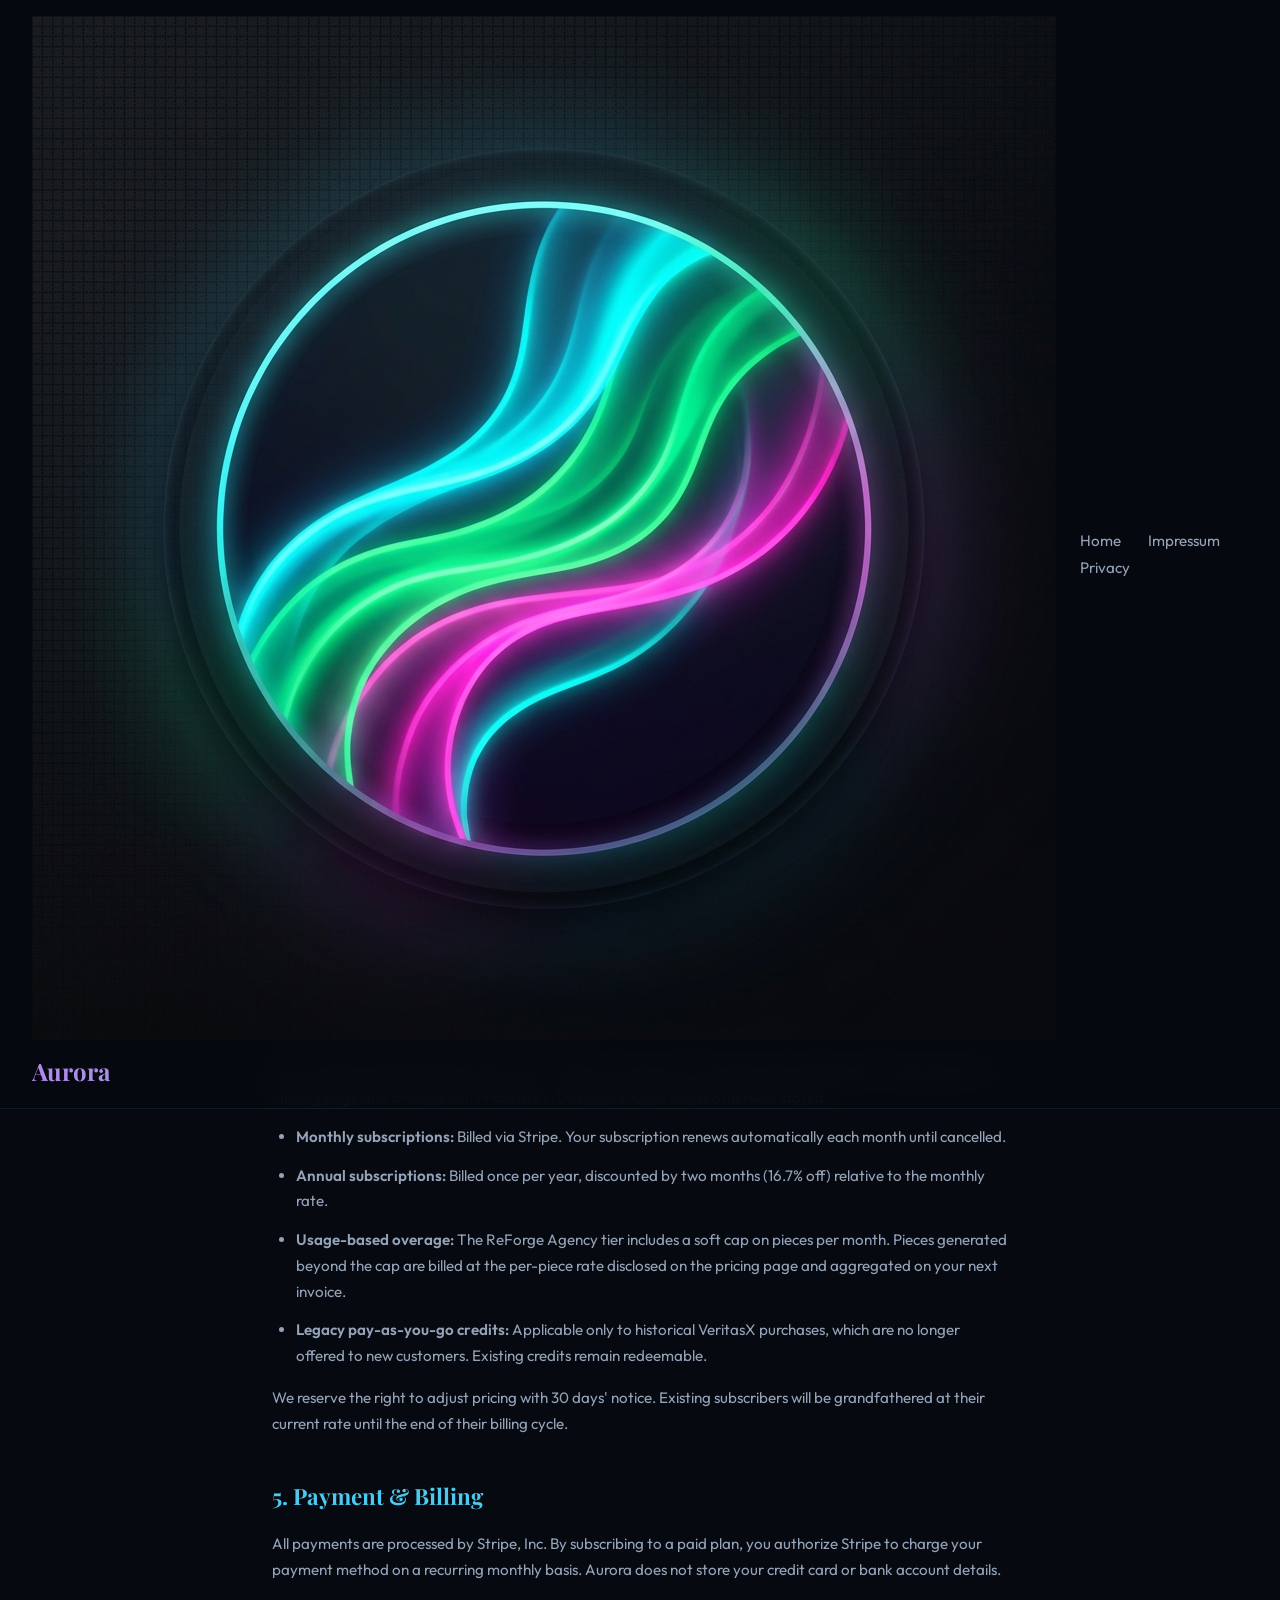
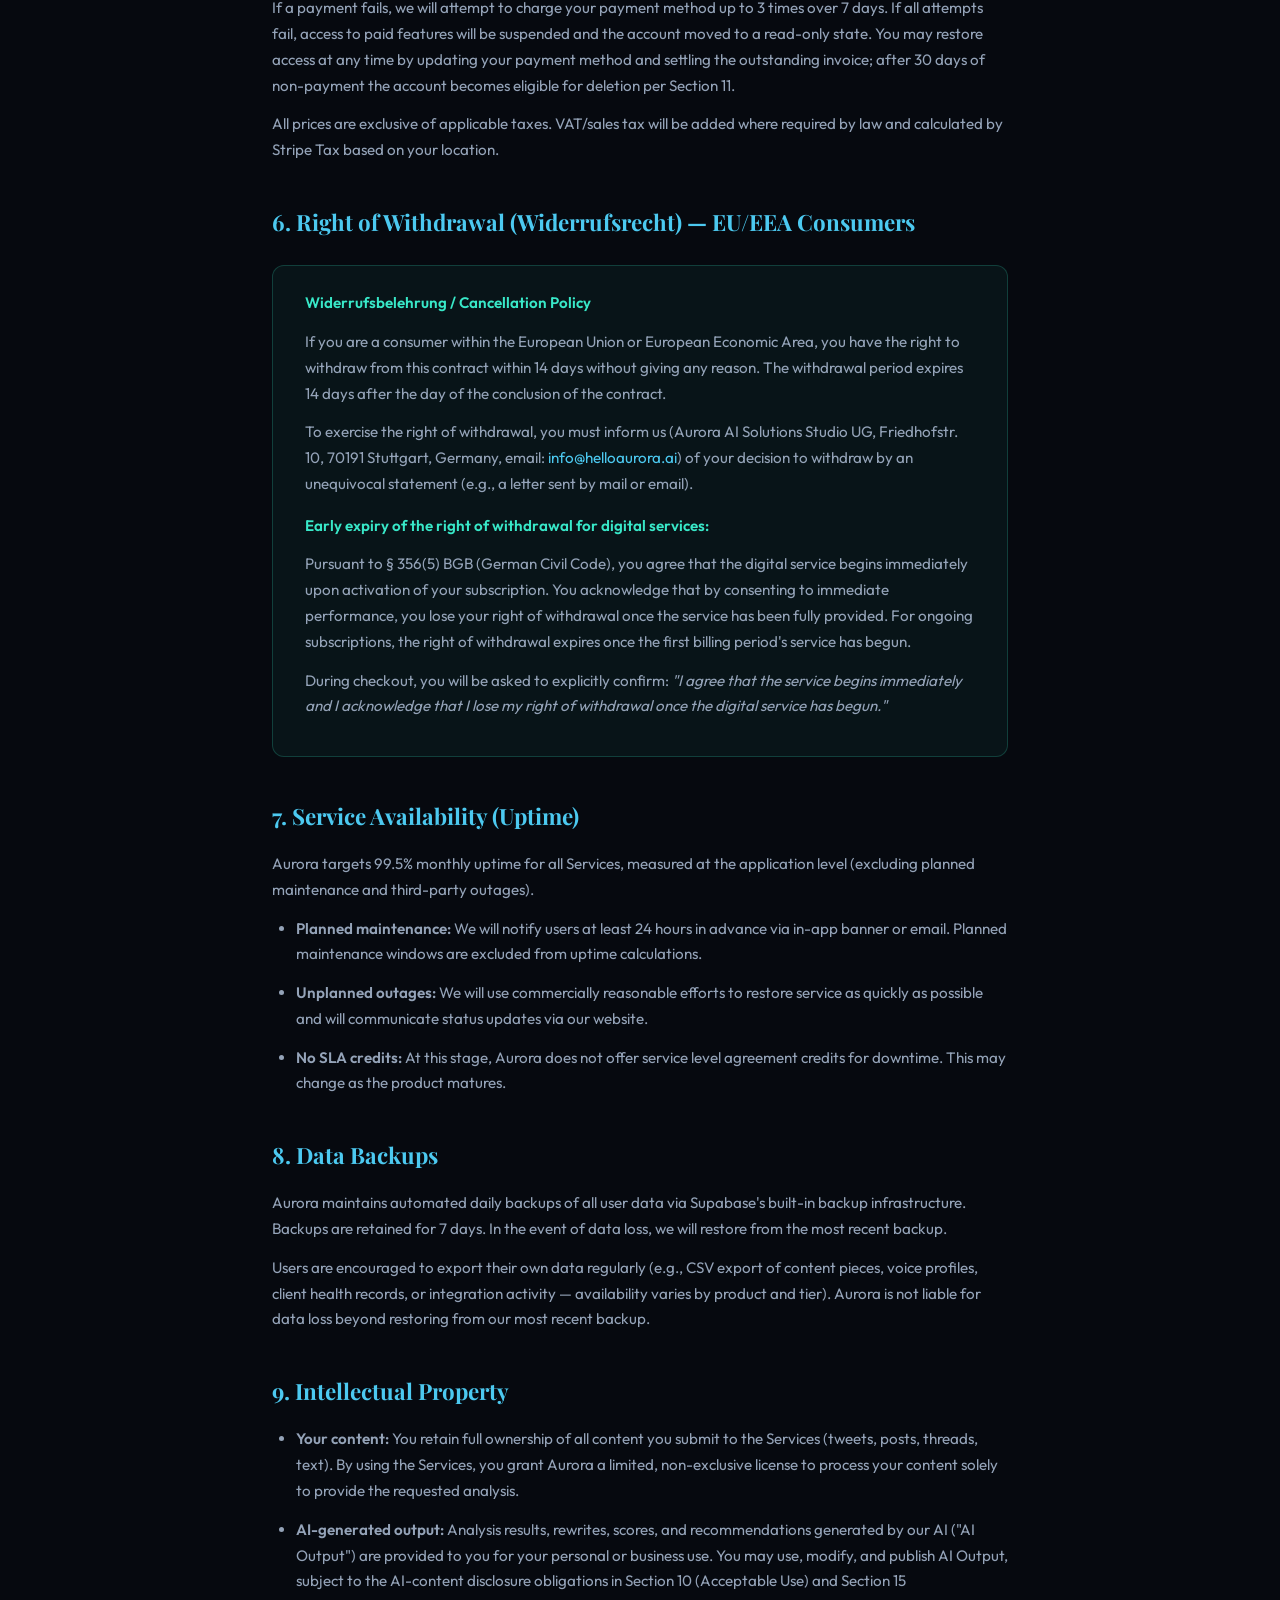
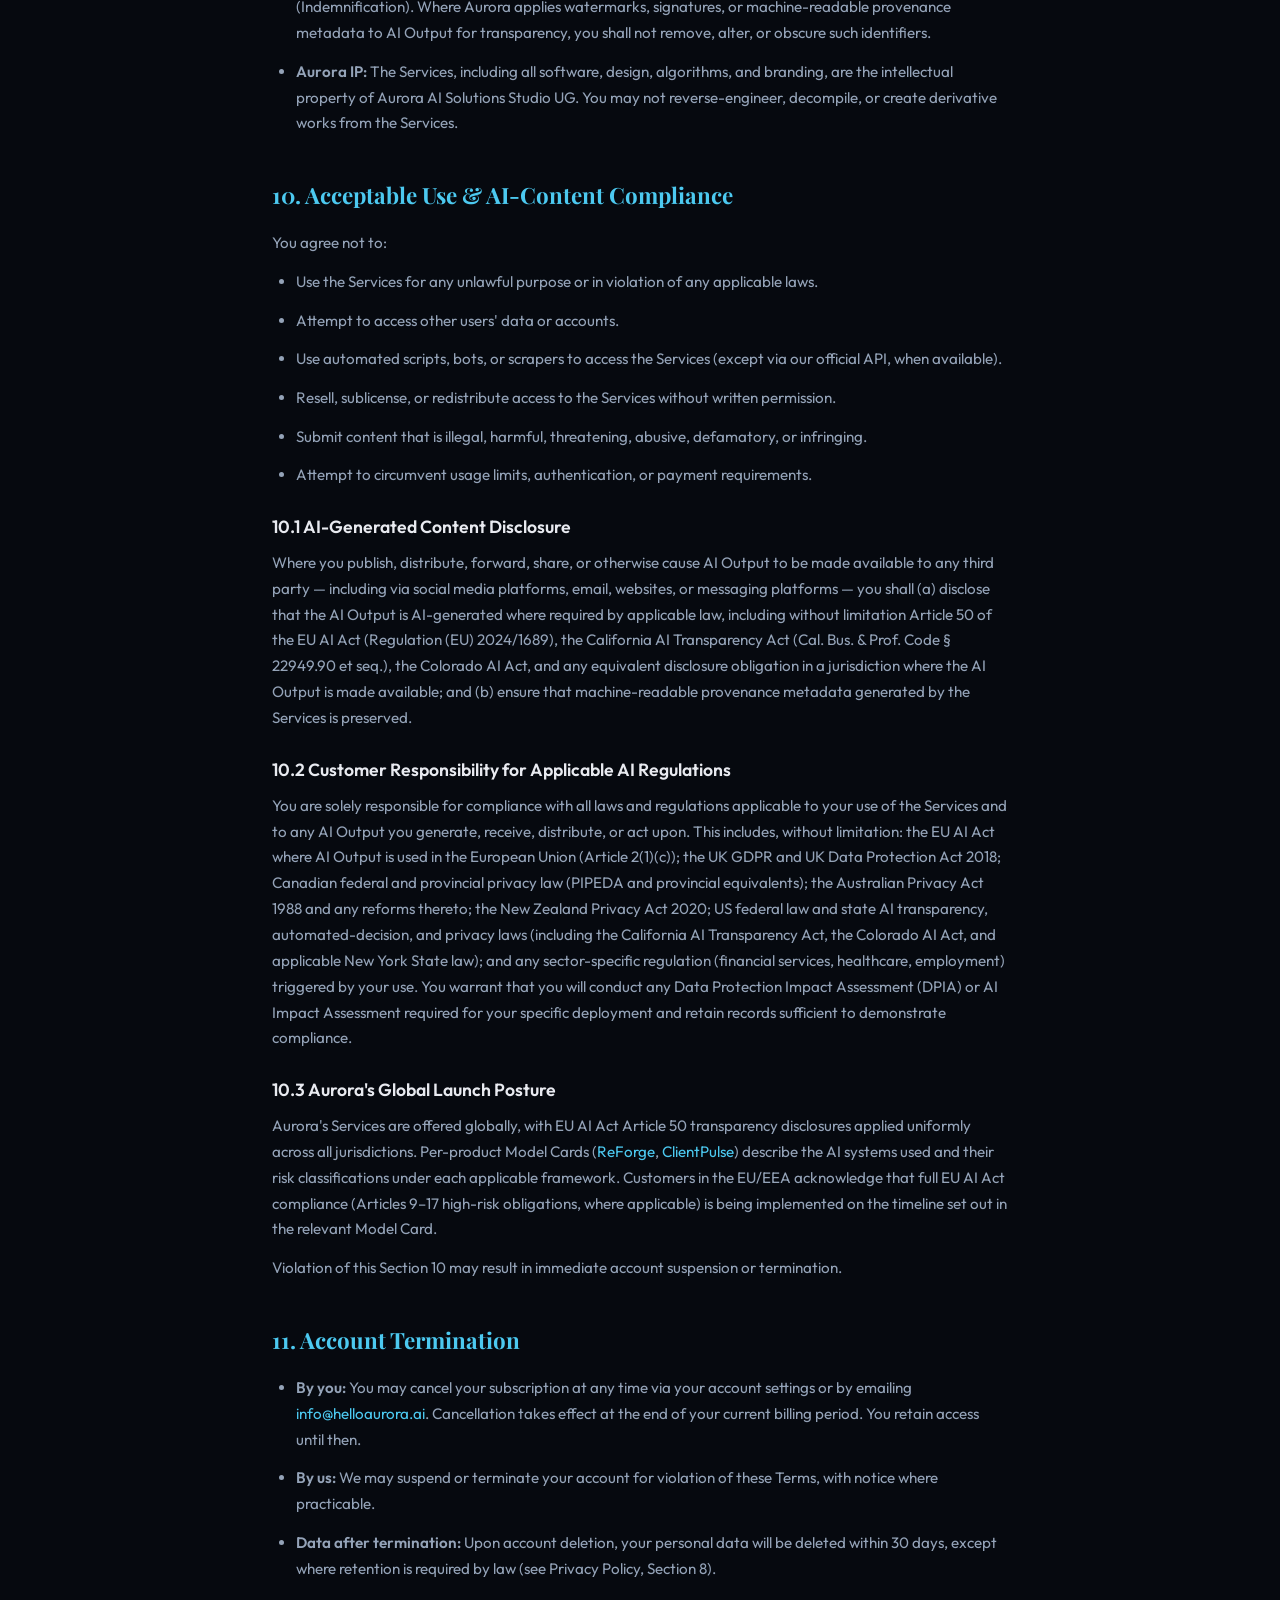
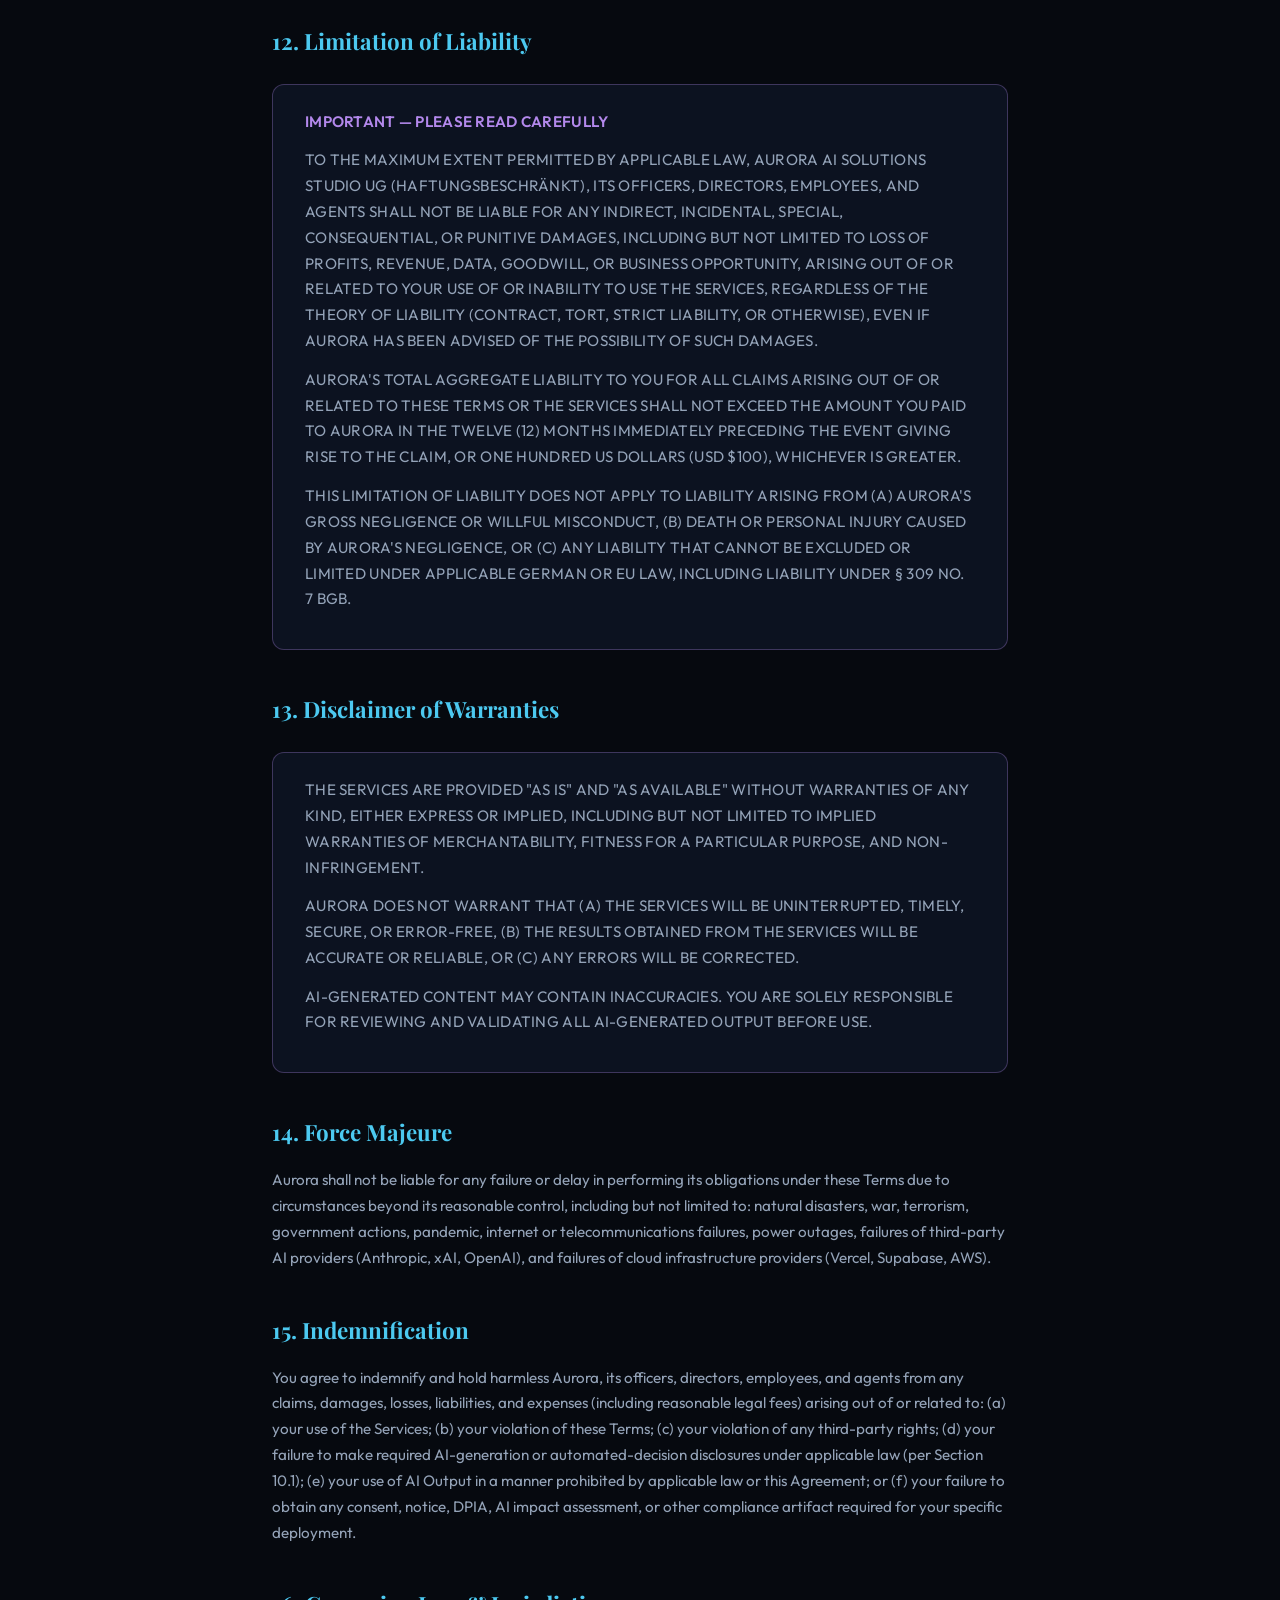
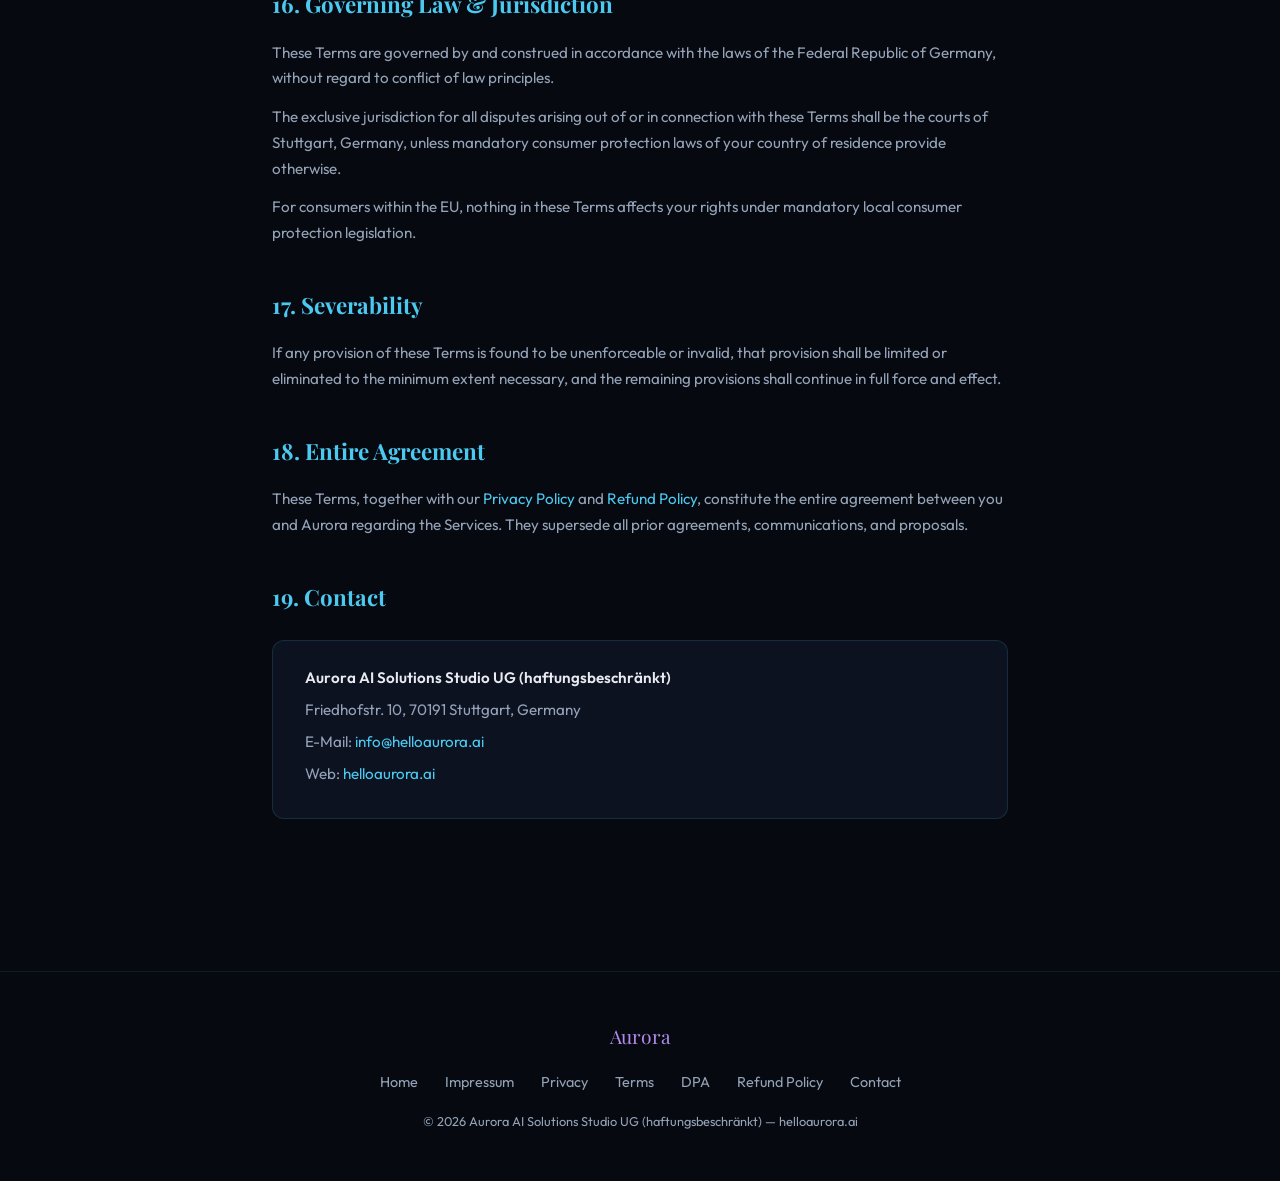
<file: terms.html>
<!DOCTYPE html>
<html lang="en">
<head>
  <meta charset="UTF-8" />
  <meta name="viewport" content="width=device-width, initial-scale=1.0" />
  <title>Terms &amp; Conditions (AGB) — Aurora AI Solutions Studio</title>
  <meta name="description" content="Terms and Conditions (Allgemeine Geschäftsbedingungen) for Aurora AI Solutions Studio UG products" />
  <!-- Self-hosted fonts — no third-party requests (GDPR/DSGVO compliant) -->
  <link rel="stylesheet" href="fonts/fonts.css">
  <style>
    :root {
      --bg-deep: #06090f;
      --bg-card: #0c1220;
      --text-primary: #e8eaf0;
      --text-secondary: #94a3b8;
      --accent-blue: #4cc9f0;
      --accent-purple: #b388eb;
      --accent-teal: #38e8c8;
      --aurora-gradient: linear-gradient(135deg, #4cc9f0, #b388eb, #38e8c8);
    }
    * { margin: 0; padding: 0; box-sizing: border-box; }
    body { font-family: 'Outfit', sans-serif; background: var(--bg-deep); color: var(--text-primary); line-height: 1.7; min-height: 100vh; }
    nav { position: fixed; top: 0; left: 0; right: 0; z-index: 100; display: flex; align-items: center; justify-content: space-between; padding: 1rem 2rem; background: rgba(6,9,15,0.9); backdrop-filter: blur(12px); border-bottom: 1px solid rgba(76,201,240,0.1); }
    .nav-brand { font-family: 'Playfair Display', serif; font-size: 1.5rem; font-weight: 700; background: var(--aurora-gradient); -webkit-background-clip: text; -webkit-text-fill-color: transparent; text-decoration: none; }
    .nav-links a { color: var(--text-secondary); text-decoration: none; margin-left: 1.5rem; font-size: 0.95rem; transition: color 0.3s; }
    .nav-links a:hover { color: var(--accent-blue); }
    .legal-container { max-width: 800px; margin: 0 auto; padding: 8rem 2rem 4rem; }
    .legal-container h1 { font-family: 'Playfair Display', serif; font-size: 2.5rem; margin-bottom: 0.5rem; background: var(--aurora-gradient); -webkit-background-clip: text; -webkit-text-fill-color: transparent; }
    .legal-container .subtitle { color: var(--text-secondary); font-size: 1rem; margin-bottom: 2.5rem; }
    .legal-container h2 { font-family: 'Playfair Display', serif; font-size: 1.4rem; color: var(--accent-blue); margin-top: 2.5rem; margin-bottom: 1rem; }
    .legal-container h3 { font-size: 1.1rem; color: var(--text-primary); margin-top: 1.5rem; margin-bottom: 0.5rem; }
    .legal-container p, .legal-container li { color: var(--text-secondary); margin-bottom: 0.8rem; font-size: 0.95rem; }
    .legal-container a { color: var(--accent-blue); text-decoration: none; }
    .legal-container a:hover { text-decoration: underline; }
    .legal-container ul, .legal-container ol { padding-left: 1.5rem; margin-bottom: 1rem; }
    .caps-notice { background: var(--bg-card); border: 1px solid rgba(179,136,235,0.3); border-radius: 12px; padding: 1.5rem 2rem; margin: 1.5rem 0; font-size: 0.9rem; text-transform: uppercase; letter-spacing: 0.02em; color: var(--text-secondary); }
    .caps-notice strong { color: var(--accent-purple); }
    .info-card { background: var(--bg-card); border: 1px solid rgba(76,201,240,0.15); border-radius: 12px; padding: 1.5rem 2rem; margin: 1.5rem 0; }
    .info-card p { margin-bottom: 0.4rem; }
    .info-card strong { color: var(--text-primary); }
    .withdrawal-box { background: rgba(56,232,200,0.05); border: 1px solid rgba(56,232,200,0.2); border-radius: 12px; padding: 1.5rem 2rem; margin: 1.5rem 0; }
    .withdrawal-box strong { color: var(--accent-teal); }
    footer { text-align: center; padding: 3rem 2rem; border-top: 1px solid rgba(76,201,240,0.1); margin-top: 4rem; }
    .footer-brand { font-family: 'Playfair Display', serif; font-size: 1.2rem; background: var(--aurora-gradient); -webkit-background-clip: text; -webkit-text-fill-color: transparent; margin-bottom: 1rem; }
    .footer-links { margin-bottom: 1rem; }
    .footer-links a { color: var(--text-secondary); text-decoration: none; margin: 0 0.75rem; font-size: 0.9rem; }
    .footer-links a:hover { color: var(--accent-blue); }
    .footer-copy { color: var(--text-secondary); font-size: 0.8rem; }
    @media (max-width: 768px) {
      .legal-container { padding: 6rem 1.25rem 3rem; }
      .legal-container h1 { font-size: 1.8rem; }
      nav { padding: 0.75rem 1rem; }
      .nav-links a { margin-left: 0.75rem; font-size: 0.85rem; }
    }
  </style>
    <link rel="icon" type="image/png" href="/favicon.png">
</head>
<body>
  <nav>
    <a href="/" class="nav-brand"><img src="/favicon.png" alt="Aurora Logo">Aurora</a>
    <div class="nav-links">
      <a href="/">Home</a>
      <a href="/impressum.html">Impressum</a>
      <a href="/privacy.html">Privacy</a>
    </div>
  </nav>

  <div class="legal-container">
    <h1>Terms &amp; Conditions</h1>
    <p class="subtitle">Allgemeine Geschäftsbedingungen (AGB) — Last updated: April 30, 2026</p>

    <h2>1. Scope &amp; Parties</h2>
    <p>These Terms and Conditions ("Terms") govern your use of all products and services provided by Aurora AI Solutions Studio UG (haftungsbeschränkt), Friedhofstr. 10, 70191 Stuttgart, Germany ("Aurora," "we," "us"), currently ReForge and ClientPulse, together with the Agency Suite bundle (collectively, the "Services"). Legacy products (VeritasX, AgentForge) remain covered by these Terms for any historical charges or retained data, but are no longer accepting new subscriptions.</p>
    <p>By creating an account or using any Aurora Service, you ("User," "you") agree to these Terms in their entirety. If you do not agree, do not use the Services.</p>

    <h2>2. Description of Services</h2>
    <p>Aurora provides AI-powered software-as-a-service (SaaS) products accessible via web browser at subdomains of helloaurora.ai. The Services use artificial intelligence to analyze, generate, and optimize content as described on each product's landing page.</p>
    <p>Aurora reserves the right to modify, update, or discontinue features at any time. Material changes will be communicated to registered users via email with at least 14 days' notice.</p>

    <h2>3. Account Registration</h2>
    <p>You must provide a valid email address and create a password to use the Services. You are responsible for maintaining the confidentiality of your credentials and for all activity under your account.</p>
    <p>You must be at least 16 years old to create an account. By registering, you represent that you meet this age requirement.</p>

    <h2>4. Subscription Plans &amp; Pricing</h2>
    <p>Aurora offers paid subscription tiers only — there is no free tier. Current pricing is displayed on each product's landing page and at checkout. Prices are in US Dollars (USD) unless otherwise stated.</p>
    <ul>
      <li><strong>Monthly subscriptions:</strong> Billed via Stripe. Your subscription renews automatically each month until cancelled.</li>
      <li><strong>Annual subscriptions:</strong> Billed once per year, discounted by two months (16.7% off) relative to the monthly rate.</li>
      <li><strong>Usage-based overage:</strong> The ReForge Agency tier includes a soft cap on pieces per month. Pieces generated beyond the cap are billed at the per-piece rate disclosed on the pricing page and aggregated on your next invoice.</li>
      <li><strong>Legacy pay-as-you-go credits:</strong> Applicable only to historical VeritasX purchases, which are no longer offered to new customers. Existing credits remain redeemable.</li>
    </ul>
    <p>We reserve the right to adjust pricing with 30 days' notice. Existing subscribers will be grandfathered at their current rate until the end of their billing cycle.</p>

    <h2>5. Payment &amp; Billing</h2>
    <p>All payments are processed by Stripe, Inc. By subscribing to a paid plan, you authorize Stripe to charge your payment method on a recurring monthly basis. Aurora does not store your credit card or bank account details.</p>
    <p>If a payment fails, we will attempt to charge your payment method up to 3 times over 7 days. If all attempts fail, access to paid features will be suspended and the account moved to a read-only state. You may restore access at any time by updating your payment method and settling the outstanding invoice; after 30 days of non-payment the account becomes eligible for deletion per Section 11.</p>
    <p>All prices are exclusive of applicable taxes. VAT/sales tax will be added where required by law and calculated by Stripe Tax based on your location.</p>

    <h2>6. Right of Withdrawal (Widerrufsrecht) — EU/EEA Consumers</h2>
    <div class="withdrawal-box">
      <p><strong>Widerrufsbelehrung / Cancellation Policy</strong></p>
      <p>If you are a consumer within the European Union or European Economic Area, you have the right to withdraw from this contract within 14 days without giving any reason. The withdrawal period expires 14 days after the day of the conclusion of the contract.</p>
      <p>To exercise the right of withdrawal, you must inform us (Aurora AI Solutions Studio UG, Friedhofstr. 10, 70191 Stuttgart, Germany, email: <a href="mailto:info@helloaurora.ai">info@helloaurora.ai</a>) of your decision to withdraw by an unequivocal statement (e.g., a letter sent by mail or email).</p>
      <p style="margin-top: 1rem;"><strong>Early expiry of the right of withdrawal for digital services:</strong></p>
      <p>Pursuant to § 356(5) BGB (German Civil Code), you agree that the digital service begins immediately upon activation of your subscription. You acknowledge that by consenting to immediate performance, you lose your right of withdrawal once the service has been fully provided. For ongoing subscriptions, the right of withdrawal expires once the first billing period's service has begun.</p>
      <p>During checkout, you will be asked to explicitly confirm: <em>"I agree that the service begins immediately and I acknowledge that I lose my right of withdrawal once the digital service has begun."</em></p>
    </div>

    <h2>7. Service Availability (Uptime)</h2>
    <p>Aurora targets 99.5% monthly uptime for all Services, measured at the application level (excluding planned maintenance and third-party outages).</p>
    <ul>
      <li><strong>Planned maintenance:</strong> We will notify users at least 24 hours in advance via in-app banner or email. Planned maintenance windows are excluded from uptime calculations.</li>
      <li><strong>Unplanned outages:</strong> We will use commercially reasonable efforts to restore service as quickly as possible and will communicate status updates via our website.</li>
      <li><strong>No SLA credits:</strong> At this stage, Aurora does not offer service level agreement credits for downtime. This may change as the product matures.</li>
    </ul>

    <h2>8. Data Backups</h2>
    <p>Aurora maintains automated daily backups of all user data via Supabase's built-in backup infrastructure. Backups are retained for 7 days. In the event of data loss, we will restore from the most recent backup.</p>
    <p>Users are encouraged to export their own data regularly (e.g., CSV export of content pieces, voice profiles, client health records, or integration activity — availability varies by product and tier). Aurora is not liable for data loss beyond restoring from our most recent backup.</p>

    <h2>9. Intellectual Property</h2>
    <ul>
      <li><strong>Your content:</strong> You retain full ownership of all content you submit to the Services (tweets, posts, threads, text). By using the Services, you grant Aurora a limited, non-exclusive license to process your content solely to provide the requested analysis.</li>
      <li><strong>AI-generated output:</strong> Analysis results, rewrites, scores, and recommendations generated by our AI ("AI Output") are provided to you for your personal or business use. You may use, modify, and publish AI Output, subject to the AI-content disclosure obligations in Section 10 (Acceptable Use) and Section 15 (Indemnification). Where Aurora applies watermarks, signatures, or machine-readable provenance metadata to AI Output for transparency, you shall not remove, alter, or obscure such identifiers.</li>
      <li><strong>Aurora IP:</strong> The Services, including all software, design, algorithms, and branding, are the intellectual property of Aurora AI Solutions Studio UG. You may not reverse-engineer, decompile, or create derivative works from the Services.</li>
    </ul>

    <h2>10. Acceptable Use &amp; AI-Content Compliance</h2>
    <p>You agree not to:</p>
    <ul>
      <li>Use the Services for any unlawful purpose or in violation of any applicable laws.</li>
      <li>Attempt to access other users' data or accounts.</li>
      <li>Use automated scripts, bots, or scrapers to access the Services (except via our official API, when available).</li>
      <li>Resell, sublicense, or redistribute access to the Services without written permission.</li>
      <li>Submit content that is illegal, harmful, threatening, abusive, defamatory, or infringing.</li>
      <li>Attempt to circumvent usage limits, authentication, or payment requirements.</li>
    </ul>
    <h3>10.1 AI-Generated Content Disclosure</h3>
    <p>Where you publish, distribute, forward, share, or otherwise cause AI Output to be made available to any third party — including via social media platforms, email, websites, or messaging platforms — you shall (a) disclose that the AI Output is AI-generated where required by applicable law, including without limitation Article 50 of the EU AI Act (Regulation (EU) 2024/1689), the California AI Transparency Act (Cal. Bus. &amp; Prof. Code § 22949.90 et seq.), the Colorado AI Act, and any equivalent disclosure obligation in a jurisdiction where the AI Output is made available; and (b) ensure that machine-readable provenance metadata generated by the Services is preserved.</p>
    <h3>10.2 Customer Responsibility for Applicable AI Regulations</h3>
    <p>You are solely responsible for compliance with all laws and regulations applicable to your use of the Services and to any AI Output you generate, receive, distribute, or act upon. This includes, without limitation: the EU AI Act where AI Output is used in the European Union (Article 2(1)(c)); the UK GDPR and UK Data Protection Act 2018; Canadian federal and provincial privacy law (PIPEDA and provincial equivalents); the Australian Privacy Act 1988 and any reforms thereto; the New Zealand Privacy Act 2020; US federal law and state AI transparency, automated-decision, and privacy laws (including the California AI Transparency Act, the Colorado AI Act, and applicable New York State law); and any sector-specific regulation (financial services, healthcare, employment) triggered by your use. You warrant that you will conduct any Data Protection Impact Assessment (DPIA) or AI Impact Assessment required for your specific deployment and retain records sufficient to demonstrate compliance.</p>
    <h3>10.3 Aurora&apos;s Global Launch Posture</h3>
    <p>Aurora's Services are offered globally, with EU AI Act Article 50 transparency disclosures applied uniformly across all jurisdictions. Per-product Model Cards (<a href="https://reforge.helloaurora.ai/model-card">ReForge</a>, <a href="https://clientpulse.helloaurora.ai/model-card">ClientPulse</a>) describe the AI systems used and their risk classifications under each applicable framework. Customers in the EU/EEA acknowledge that full EU AI Act compliance (Articles 9–17 high-risk obligations, where applicable) is being implemented on the timeline set out in the relevant Model Card.</p>
    <p>Violation of this Section 10 may result in immediate account suspension or termination.</p>

    <h2>11. Account Termination</h2>
    <ul>
      <li><strong>By you:</strong> You may cancel your subscription at any time via your account settings or by emailing <a href="mailto:info@helloaurora.ai">info@helloaurora.ai</a>. Cancellation takes effect at the end of your current billing period. You retain access until then.</li>
      <li><strong>By us:</strong> We may suspend or terminate your account for violation of these Terms, with notice where practicable.</li>
      <li><strong>Data after termination:</strong> Upon account deletion, your personal data will be deleted within 30 days, except where retention is required by law (see Privacy Policy, Section 8).</li>
    </ul>

    <h2>12. Limitation of Liability</h2>
    <div class="caps-notice">
      <p><strong>IMPORTANT — PLEASE READ CAREFULLY</strong></p>
      <p>TO THE MAXIMUM EXTENT PERMITTED BY APPLICABLE LAW, AURORA AI SOLUTIONS STUDIO UG (HAFTUNGSBESCHRÄNKT), ITS OFFICERS, DIRECTORS, EMPLOYEES, AND AGENTS SHALL NOT BE LIABLE FOR ANY INDIRECT, INCIDENTAL, SPECIAL, CONSEQUENTIAL, OR PUNITIVE DAMAGES, INCLUDING BUT NOT LIMITED TO LOSS OF PROFITS, REVENUE, DATA, GOODWILL, OR BUSINESS OPPORTUNITY, ARISING OUT OF OR RELATED TO YOUR USE OF OR INABILITY TO USE THE SERVICES, REGARDLESS OF THE THEORY OF LIABILITY (CONTRACT, TORT, STRICT LIABILITY, OR OTHERWISE), EVEN IF AURORA HAS BEEN ADVISED OF THE POSSIBILITY OF SUCH DAMAGES.</p>
      <p>AURORA'S TOTAL AGGREGATE LIABILITY TO YOU FOR ALL CLAIMS ARISING OUT OF OR RELATED TO THESE TERMS OR THE SERVICES SHALL NOT EXCEED THE AMOUNT YOU PAID TO AURORA IN THE TWELVE (12) MONTHS IMMEDIATELY PRECEDING THE EVENT GIVING RISE TO THE CLAIM, OR ONE HUNDRED US DOLLARS (USD $100), WHICHEVER IS GREATER.</p>
      <p>THIS LIMITATION OF LIABILITY DOES NOT APPLY TO LIABILITY ARISING FROM (A) AURORA'S GROSS NEGLIGENCE OR WILLFUL MISCONDUCT, (B) DEATH OR PERSONAL INJURY CAUSED BY AURORA'S NEGLIGENCE, OR (C) ANY LIABILITY THAT CANNOT BE EXCLUDED OR LIMITED UNDER APPLICABLE GERMAN OR EU LAW, INCLUDING LIABILITY UNDER § 309 NO. 7 BGB.</p>
    </div>

    <h2>13. Disclaimer of Warranties</h2>
    <div class="caps-notice">
      <p>THE SERVICES ARE PROVIDED "AS IS" AND "AS AVAILABLE" WITHOUT WARRANTIES OF ANY KIND, EITHER EXPRESS OR IMPLIED, INCLUDING BUT NOT LIMITED TO IMPLIED WARRANTIES OF MERCHANTABILITY, FITNESS FOR A PARTICULAR PURPOSE, AND NON-INFRINGEMENT.</p>
      <p>AURORA DOES NOT WARRANT THAT (A) THE SERVICES WILL BE UNINTERRUPTED, TIMELY, SECURE, OR ERROR-FREE, (B) THE RESULTS OBTAINED FROM THE SERVICES WILL BE ACCURATE OR RELIABLE, OR (C) ANY ERRORS WILL BE CORRECTED.</p>
      <p>AI-GENERATED CONTENT MAY CONTAIN INACCURACIES. YOU ARE SOLELY RESPONSIBLE FOR REVIEWING AND VALIDATING ALL AI-GENERATED OUTPUT BEFORE USE.</p>
    </div>

    <h2>14. Force Majeure</h2>
    <p>Aurora shall not be liable for any failure or delay in performing its obligations under these Terms due to circumstances beyond its reasonable control, including but not limited to: natural disasters, war, terrorism, government actions, pandemic, internet or telecommunications failures, power outages, failures of third-party AI providers (Anthropic, xAI, OpenAI), and failures of cloud infrastructure providers (Vercel, Supabase, AWS).</p>

    <h2>15. Indemnification</h2>
    <p>You agree to indemnify and hold harmless Aurora, its officers, directors, employees, and agents from any claims, damages, losses, liabilities, and expenses (including reasonable legal fees) arising out of or related to: (a) your use of the Services; (b) your violation of these Terms; (c) your violation of any third-party rights; (d) your failure to make required AI-generation or automated-decision disclosures under applicable law (per Section 10.1); (e) your use of AI Output in a manner prohibited by applicable law or this Agreement; or (f) your failure to obtain any consent, notice, DPIA, AI impact assessment, or other compliance artifact required for your specific deployment.</p>

    <h2>16. Governing Law &amp; Jurisdiction</h2>
    <p>These Terms are governed by and construed in accordance with the laws of the Federal Republic of Germany, without regard to conflict of law principles.</p>
    <p>The exclusive jurisdiction for all disputes arising out of or in connection with these Terms shall be the courts of Stuttgart, Germany, unless mandatory consumer protection laws of your country of residence provide otherwise.</p>
    <p>For consumers within the EU, nothing in these Terms affects your rights under mandatory local consumer protection legislation.</p>

    <h2>17. Severability</h2>
    <p>If any provision of these Terms is found to be unenforceable or invalid, that provision shall be limited or eliminated to the minimum extent necessary, and the remaining provisions shall continue in full force and effect.</p>

    <h2>18. Entire Agreement</h2>
    <p>These Terms, together with our <a href="/privacy.html">Privacy Policy</a> and <a href="/refund.html">Refund Policy</a>, constitute the entire agreement between you and Aurora regarding the Services. They supersede all prior agreements, communications, and proposals.</p>

    <h2>19. Contact</h2>
    <div class="info-card">
      <p><strong>Aurora AI Solutions Studio UG (haftungsbeschränkt)</strong></p>
      <p>Friedhofstr. 10, 70191 Stuttgart, Germany</p>
      <p>E-Mail: <a href="mailto:info@helloaurora.ai">info@helloaurora.ai</a></p>
      <p>Web: <a href="https://helloaurora.ai">helloaurora.ai</a></p>
    </div>
  </div>

  <footer>
    <div class="footer-brand">Aurora</div>
    <div class="footer-links">
      <a href="/">Home</a>
      <a href="/impressum.html">Impressum</a>
      <a href="/privacy.html">Privacy</a>
      <a href="/terms.html">Terms</a>
      <a href="/dpa.html">DPA</a>
      <a href="/refund.html">Refund Policy</a>
      <a href="mailto:info@helloaurora.ai">Contact</a>
    </div>
    <div class="footer-copy">© 2026 Aurora AI Solutions Studio UG (haftungsbeschränkt) — helloaurora.ai</div>
  </footer>
</body>
</html>
</file>
<file: fonts/fonts.css>
/* Self-hosted Google Fonts — GDPR/DSGVO compliant (no requests to Google servers) */

/* Outfit — latin-ext */
@font-face {
  font-family: 'Outfit';
  font-style: normal;
  font-weight: 300;
  font-display: swap;
  src: url(outfit-latin-ext.woff2) format('woff2');
  unicode-range: U+0100-02BA, U+02BD-02C5, U+02C7-02CC, U+02CE-02D7, U+02DD-02FF, U+0304, U+0308, U+0329, U+1D00-1DBF, U+1E00-1E9F, U+1EF2-1EFF, U+2020, U+20A0-20AB, U+20AD-20C0, U+2113, U+2C60-2C7F, U+A720-A7FF;
}
/* Outfit — latin */
@font-face {
  font-family: 'Outfit';
  font-style: normal;
  font-weight: 300;
  font-display: swap;
  src: url(outfit-latin.woff2) format('woff2');
  unicode-range: U+0000-00FF, U+0131, U+0152-0153, U+02BB-02BC, U+02C6, U+02DA, U+02DC, U+0304, U+0308, U+0329, U+2000-206F, U+20AC, U+2122, U+2191, U+2193, U+2212, U+2215, U+FEFF, U+FFFD;
}
/* Outfit 400 — latin-ext */
@font-face {
  font-family: 'Outfit';
  font-style: normal;
  font-weight: 400;
  font-display: swap;
  src: url(outfit-latin-ext.woff2) format('woff2');
  unicode-range: U+0100-02BA, U+02BD-02C5, U+02C7-02CC, U+02CE-02D7, U+02DD-02FF, U+0304, U+0308, U+0329, U+1D00-1DBF, U+1E00-1E9F, U+1EF2-1EFF, U+2020, U+20A0-20AB, U+20AD-20C0, U+2113, U+2C60-2C7F, U+A720-A7FF;
}
/* Outfit 400 — latin */
@font-face {
  font-family: 'Outfit';
  font-style: normal;
  font-weight: 400;
  font-display: swap;
  src: url(outfit-latin.woff2) format('woff2');
  unicode-range: U+0000-00FF, U+0131, U+0152-0153, U+02BB-02BC, U+02C6, U+02DA, U+02DC, U+0304, U+0308, U+0329, U+2000-206F, U+20AC, U+2122, U+2191, U+2193, U+2212, U+2215, U+FEFF, U+FFFD;
}
/* Outfit 600 — latin-ext */
@font-face {
  font-family: 'Outfit';
  font-style: normal;
  font-weight: 600;
  font-display: swap;
  src: url(outfit-latin-ext.woff2) format('woff2');
  unicode-range: U+0100-02BA, U+02BD-02C5, U+02C7-02CC, U+02CE-02D7, U+02DD-02FF, U+0304, U+0308, U+0329, U+1D00-1DBF, U+1E00-1E9F, U+1EF2-1EFF, U+2020, U+20A0-20AB, U+20AD-20C0, U+2113, U+2C60-2C7F, U+A720-A7FF;
}
/* Outfit 600 — latin */
@font-face {
  font-family: 'Outfit';
  font-style: normal;
  font-weight: 600;
  font-display: swap;
  src: url(outfit-latin.woff2) format('woff2');
  unicode-range: U+0000-00FF, U+0131, U+0152-0153, U+02BB-02BC, U+02C6, U+02DA, U+02DC, U+0304, U+0308, U+0329, U+2000-206F, U+20AC, U+2122, U+2191, U+2193, U+2212, U+2215, U+FEFF, U+FFFD;
}

/* Playfair Display 400 — latin-ext */
@font-face {
  font-family: 'Playfair Display';
  font-style: normal;
  font-weight: 400;
  font-display: swap;
  src: url(playfair-latin-ext.woff2) format('woff2');
  unicode-range: U+0100-02BA, U+02BD-02C5, U+02C7-02CC, U+02CE-02D7, U+02DD-02FF, U+0304, U+0308, U+0329, U+1D00-1DBF, U+1E00-1E9F, U+1EF2-1EFF, U+2020, U+20A0-20AB, U+20AD-20C0, U+2113, U+2C60-2C7F, U+A720-A7FF;
}
/* Playfair Display 400 — latin */
@font-face {
  font-family: 'Playfair Display';
  font-style: normal;
  font-weight: 400;
  font-display: swap;
  src: url(playfair-latin.woff2) format('woff2');
  unicode-range: U+0000-00FF, U+0131, U+0152-0153, U+02BB-02BC, U+02C6, U+02DA, U+02DC, U+0304, U+0308, U+0329, U+2000-206F, U+20AC, U+2122, U+2191, U+2193, U+2212, U+2215, U+FEFF, U+FFFD;
}
/* Playfair Display 700 — latin-ext */
@font-face {
  font-family: 'Playfair Display';
  font-style: normal;
  font-weight: 700;
  font-display: swap;
  src: url(playfair-latin-ext.woff2) format('woff2');
  unicode-range: U+0100-02BA, U+02BD-02C5, U+02C7-02CC, U+02CE-02D7, U+02DD-02FF, U+0304, U+0308, U+0329, U+1D00-1DBF, U+1E00-1E9F, U+1EF2-1EFF, U+2020, U+20A0-20AB, U+20AD-20C0, U+2113, U+2C60-2C7F, U+A720-A7FF;
}
/* Playfair Display 700 — latin */
@font-face {
  font-family: 'Playfair Display';
  font-style: normal;
  font-weight: 700;
  font-display: swap;
  src: url(playfair-latin.woff2) format('woff2');
  unicode-range: U+0000-00FF, U+0131, U+0152-0153, U+02BB-02BC, U+02C6, U+02DA, U+02DC, U+0304, U+0308, U+0329, U+2000-206F, U+20AC, U+2122, U+2191, U+2193, U+2212, U+2215, U+FEFF, U+FFFD;
}
</file>
